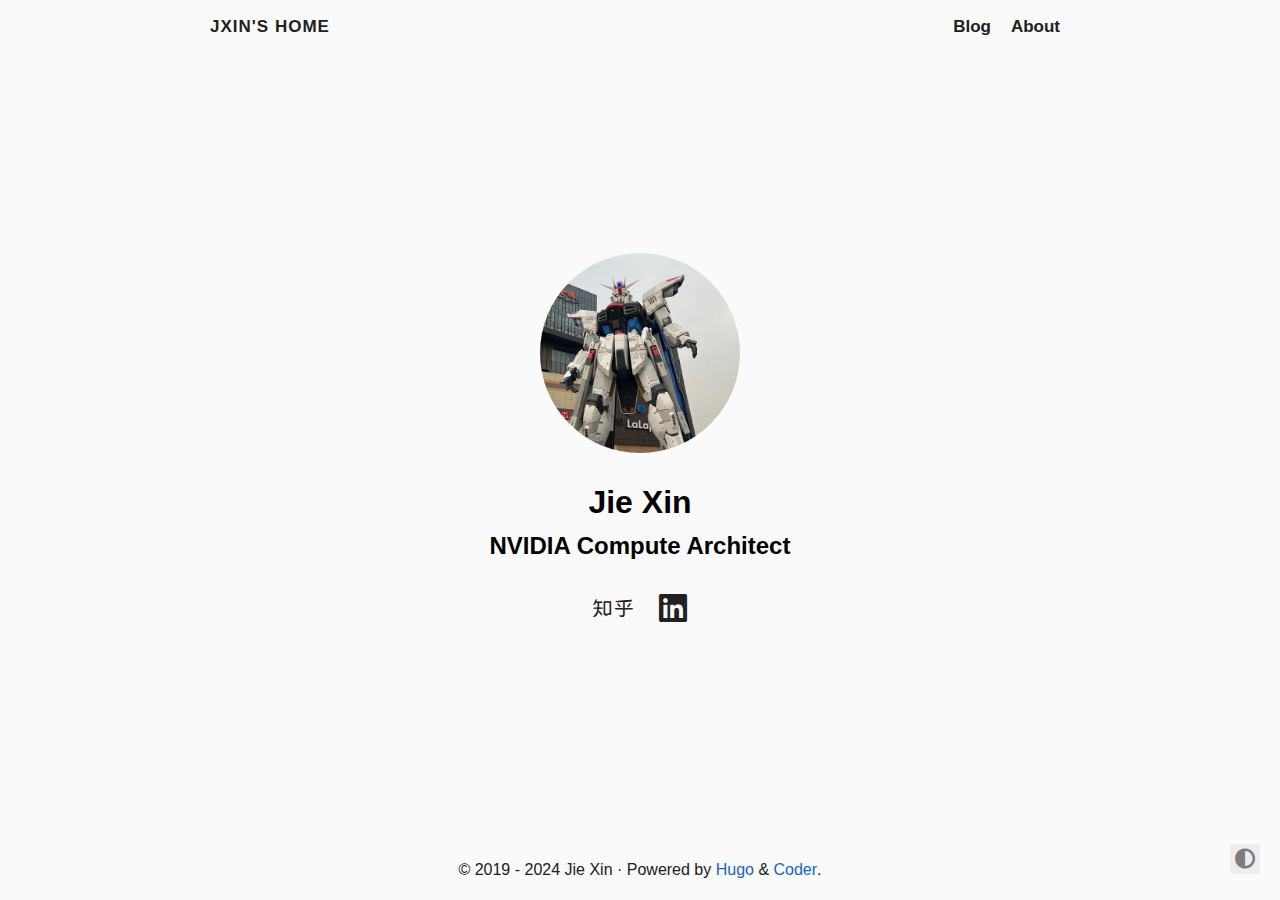
<file: index.html>
<!DOCTYPE html>
<html lang="en">

<head>
  <title>JXIN&#39;s Home</title>
  <meta charset="utf-8">
<meta name="viewport" content="width=device-width, initial-scale=1.0">
<meta name="color-scheme" content="light dark">




<meta name="author" content="Jie Xin">
<meta name="description" content="Jie&#39;s personal website">
<meta name="keywords" content="blog,developer,personal">


  <meta name="twitter:card" content="summary">
  <meta name="twitter:title" content="JXIN&#39;s Home">
  <meta name="twitter:description" content="Jie&#39;s personal website">

<meta property="og:url" content="https://ftxj.github.io/">
  <meta property="og:site_name" content="JXIN&#39;s Home">
  <meta property="og:title" content="JXIN&#39;s Home">
  <meta property="og:description" content="Jie&#39;s personal website">
  <meta property="og:locale" content="en_us">
  <meta property="og:type" content="website">




<link rel="canonical" href="https://ftxj.github.io/">


<link rel="preload" href="/fonts/fa-brands-400.woff2" as="font" type="font/woff2" crossorigin>
<link rel="preload" href="/fonts/fa-regular-400.woff2" as="font" type="font/woff2" crossorigin>
<link rel="preload" href="/fonts/fa-solid-900.woff2" as="font" type="font/woff2" crossorigin>


  
  
  <link rel="stylesheet" href="/css/coder.min.38c4552ac40f9ae3408bad40358f654ebd8804412fe74ed56f2d6c8a7af82dd3.css" integrity="sha256-OMRVKsQPmuNAi61ANY9lTr2IBEEv507Vby1sinr4LdM=" crossorigin="anonymous" media="screen" />






  
    
    
    <link rel="stylesheet" href="/css/coder-dark.min.a00e6364bacbc8266ad1cc81230774a1397198f8cfb7bcba29b7d6fcb54ce57f.css" integrity="sha256-oA5jZLrLyCZq0cyBIwd0oTlxmPjPt7y6KbfW/LVM5X8=" crossorigin="anonymous" media="screen" />
  



 




<link rel="icon" type="image/svg+xml" href="/img/favicon.svg" sizes="any">
<link rel="icon" type="image/png" href="/img/favicon-32x32.png" sizes="32x32">
<link rel="icon" type="image/png" href="/img/favicon-16x16.png" sizes="16x16">

<link rel="apple-touch-icon" href="/images/apple-touch-icon.png">
<link rel="apple-touch-icon" sizes="180x180" href="/images/apple-touch-icon.png">

<link rel="manifest" href="/site.webmanifest">
<link rel="mask-icon" href="/images/safari-pinned-tab.svg" color="#5bbad5">


<link rel="alternate" type="application/rss+xml" href="/index.xml" title="JXIN's Home" />


<meta name="generator" content="Hugo 0.128.2">





</head>






<body class="preload-transitions colorscheme-auto">
  
<div class="float-container">
    <a id="dark-mode-toggle" class="colorscheme-toggle">
        <i class="fa-solid fa-adjust fa-fw" aria-hidden="true"></i>
    </a>
</div>


  <main class="wrapper">
    <nav class="navigation">
  <section class="container">
    
    <a class="navigation-title" href="https://ftxj.github.io/">
      JXIN&#39;s Home
    </a>
    
    
      <input type="checkbox" id="menu-toggle" />
      <label class="menu-button float-right" for="menu-toggle">
        <i class="fa-solid fa-bars fa-fw" aria-hidden="true"></i>
      </label>
      <ul class="navigation-list">
        
          
            <li class="navigation-item">
              <a class="navigation-link " href="/posts/">Blog</a>
            </li>
          
            <li class="navigation-item">
              <a class="navigation-link " href="/about/">About</a>
            </li>
          
        
        
      </ul>
    
  </section>
</nav>


    <div class="content">
      
  <section class="container centered">
  <div class="about">
    
  
    <div class="avatar"><img src="/images/transformer.png" alt="avatar"></div>
  




    <h1>Jie Xin</h1>

<h2>NVIDIA Compute Architect </h2>



    
<ul>
  
    
      <li>
        <a href="https://www.zhihu.com/people/ftxj" aria-label="zhihu"   >
          <i class="fa-brands fa-zhihu fa-2x" aria-hidden="true"></i>
        </a>
      </li>
    
  
    
      <li>
        <a href="https://www.linkedin.cn/incareer/in/jie-xin-556a681b6" aria-label="LinkedIn"   >
          <i class="fa-brands fa-linkedin fa-2x" aria-hidden="true"></i>
        </a>
      </li>
    
  
</ul>

  </div>

  

</section>


    </div>

    <footer class="footer">
  <section class="container">
    ©
    
      2019 -
    
    2024
     Jie Xin 
    ·
    
    Powered by <a href="https://gohugo.io/" target="_blank" rel="noopener">Hugo</a> & <a href="https://github.com/luizdepra/hugo-coder/" target="_blank" rel="noopener">Coder</a>.
    
  </section>
</footer>

  </main>

  

  
  
  <script src="/js/coder.min.6ae284be93d2d19dad1f02b0039508d9aab3180a12a06dcc71b0b0ef7825a317.js" integrity="sha256-auKEvpPS0Z2tHwKwA5UI2aqzGAoSoG3McbCw73gloxc="></script>
  

  

  


  
  



  

  

  

  

  

  

  

  

  

  

  

  

  

  

  
</body>

</html>
</file>
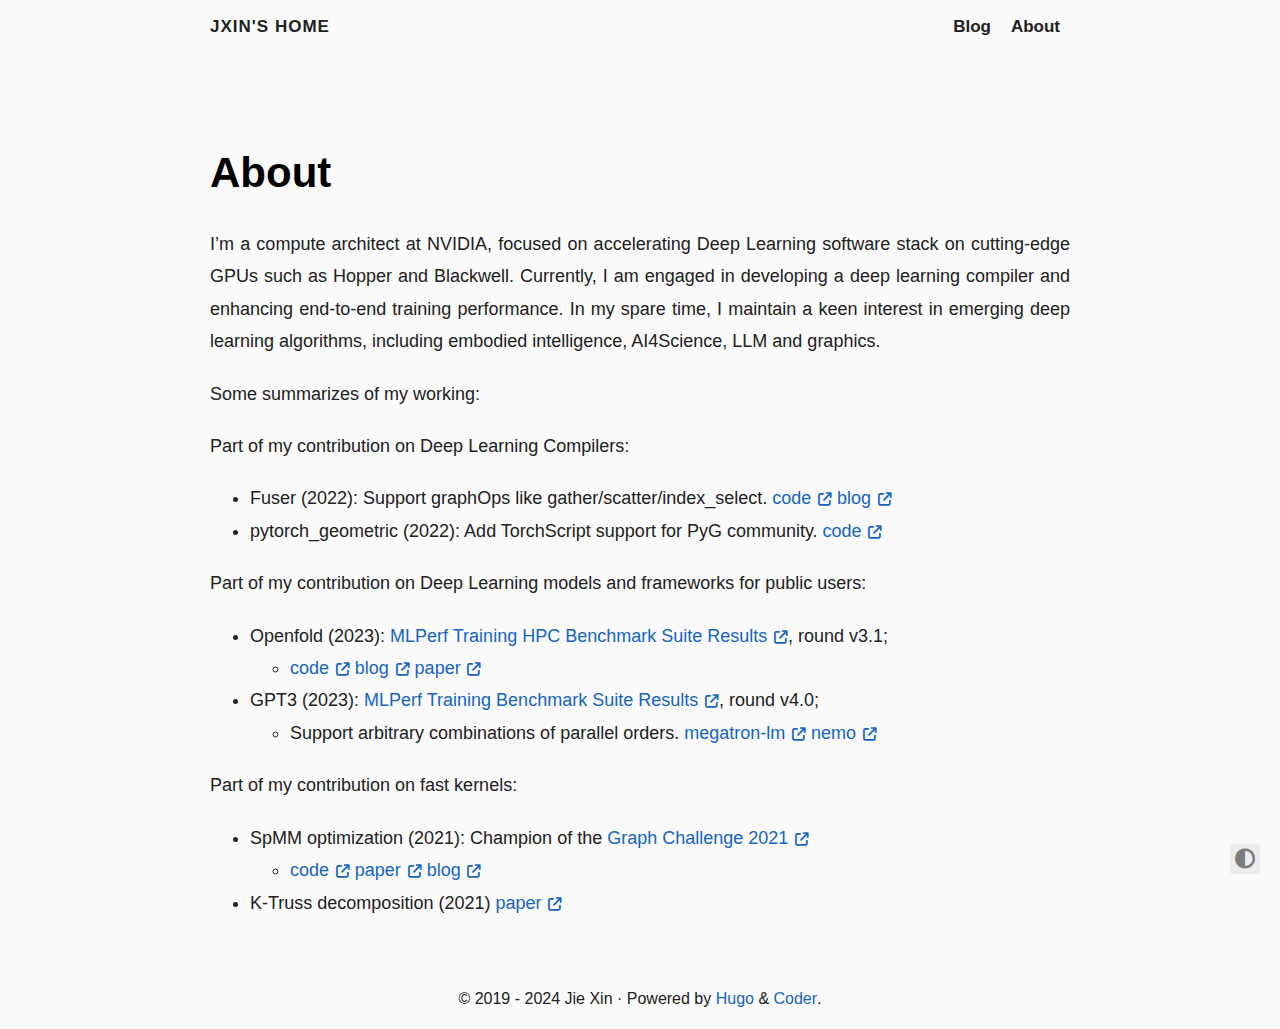
<file: about/index.html>
<!DOCTYPE html>
<html lang="en">

<head>
  <title>
  About · JXIN&#39;s Home
</title>
  <meta charset="utf-8">
<meta name="viewport" content="width=device-width, initial-scale=1.0">
<meta name="color-scheme" content="light dark">




<meta name="author" content="Jie Xin">
<meta name="description" content="I’m a compute architect at NVIDIA, focused on accelerating Deep Learning software stack on cutting-edge GPUs such as Hopper and Blackwell. Currently, I am engaged in developing a deep learning compiler and enhancing end-to-end training performance. In my spare time, I maintain a keen interest in emerging deep learning algorithms, including embodied intelligence, AI4Science, LLM and graphics.
Some summarizes of my working:
Part of my contribution on Deep Learning Compilers:">
<meta name="keywords" content="blog,developer,personal">


  <meta name="twitter:card" content="summary">
  <meta name="twitter:title" content="About">
  <meta name="twitter:description" content="I’m a compute architect at NVIDIA, focused on accelerating Deep Learning software stack on cutting-edge GPUs such as Hopper and Blackwell. Currently, I am engaged in developing a deep learning compiler and enhancing end-to-end training performance. In my spare time, I maintain a keen interest in emerging deep learning algorithms, including embodied intelligence, AI4Science, LLM and graphics.
Some summarizes of my working:
Part of my contribution on Deep Learning Compilers:">

<meta property="og:url" content="https://ftxj.github.io/about/">
  <meta property="og:site_name" content="JXIN&#39;s Home">
  <meta property="og:title" content="About">
  <meta property="og:description" content="I’m a compute architect at NVIDIA, focused on accelerating Deep Learning software stack on cutting-edge GPUs such as Hopper and Blackwell. Currently, I am engaged in developing a deep learning compiler and enhancing end-to-end training performance. In my spare time, I maintain a keen interest in emerging deep learning algorithms, including embodied intelligence, AI4Science, LLM and graphics.
Some summarizes of my working:
Part of my contribution on Deep Learning Compilers:">
  <meta property="og:locale" content="en_us">
  <meta property="og:type" content="article">
    <meta property="article:published_time" content="2024-08-08T01:02:27+08:00">
    <meta property="article:modified_time" content="2024-08-08T01:02:27+08:00">




<link rel="canonical" href="https://ftxj.github.io/about/">


<link rel="preload" href="/fonts/fa-brands-400.woff2" as="font" type="font/woff2" crossorigin>
<link rel="preload" href="/fonts/fa-regular-400.woff2" as="font" type="font/woff2" crossorigin>
<link rel="preload" href="/fonts/fa-solid-900.woff2" as="font" type="font/woff2" crossorigin>


  
  
  <link rel="stylesheet" href="/css/coder.min.38c4552ac40f9ae3408bad40358f654ebd8804412fe74ed56f2d6c8a7af82dd3.css" integrity="sha256-OMRVKsQPmuNAi61ANY9lTr2IBEEv507Vby1sinr4LdM=" crossorigin="anonymous" media="screen" />






  
    
    
    <link rel="stylesheet" href="/css/coder-dark.min.a00e6364bacbc8266ad1cc81230774a1397198f8cfb7bcba29b7d6fcb54ce57f.css" integrity="sha256-oA5jZLrLyCZq0cyBIwd0oTlxmPjPt7y6KbfW/LVM5X8=" crossorigin="anonymous" media="screen" />
  



 




<link rel="icon" type="image/svg+xml" href="/img/favicon.svg" sizes="any">
<link rel="icon" type="image/png" href="/img/favicon-32x32.png" sizes="32x32">
<link rel="icon" type="image/png" href="/img/favicon-16x16.png" sizes="16x16">

<link rel="apple-touch-icon" href="/images/apple-touch-icon.png">
<link rel="apple-touch-icon" sizes="180x180" href="/images/apple-touch-icon.png">

<link rel="manifest" href="/site.webmanifest">
<link rel="mask-icon" href="/images/safari-pinned-tab.svg" color="#5bbad5">









</head>






<body class="preload-transitions colorscheme-auto">
  
<div class="float-container">
    <a id="dark-mode-toggle" class="colorscheme-toggle">
        <i class="fa-solid fa-adjust fa-fw" aria-hidden="true"></i>
    </a>
</div>


  <main class="wrapper">
    <nav class="navigation">
  <section class="container">
    
    <a class="navigation-title" href="https://ftxj.github.io/">
      JXIN&#39;s Home
    </a>
    
    
      <input type="checkbox" id="menu-toggle" />
      <label class="menu-button float-right" for="menu-toggle">
        <i class="fa-solid fa-bars fa-fw" aria-hidden="true"></i>
      </label>
      <ul class="navigation-list">
        
          
            <li class="navigation-item">
              <a class="navigation-link " href="/posts/">Blog</a>
            </li>
          
            <li class="navigation-item">
              <a class="navigation-link " href="/about/">About</a>
            </li>
          
        
        
      </ul>
    
  </section>
</nav>


    <div class="content">
      
  <section class="container page">
  <article>
    <header>
      <h1 class="title">
        <a class="title-link" href="https://ftxj.github.io/about/">
          About
        </a>
      </h1>
    </header>

    <p>I’m a compute architect at NVIDIA, focused on accelerating Deep Learning software stack on cutting-edge GPUs such as Hopper and Blackwell. Currently, I am engaged in developing a deep learning compiler and enhancing end-to-end training performance. In my spare time, I maintain a keen interest in emerging deep learning algorithms, including embodied intelligence, AI4Science, LLM and graphics.</p>
<p>Some summarizes of my working:</p>
<p>Part of my contribution on Deep Learning Compilers:</p>
<ul>
<li>Fuser (2022): Support graphOps like gather/scatter/index_select. <a href="https://github.com/csarofeen/pytorch/commits/devel/?author=ftxj"  class="external-link" target="_blank" rel="noopener">code</a> <a href="https://pytorch.org/blog/introducing-nvfuser-a-deep-learning-compiler-for-pytorch/"  class="external-link" target="_blank" rel="noopener">blog</a></li>
<li>pytorch_geometric (2022): Add TorchScript support for PyG community. <a href="https://github.com/pyg-team/pytorch_geometric/commits/master/?author=ftxj"  class="external-link" target="_blank" rel="noopener">code</a></li>
</ul>
<p>Part of my contribution on Deep Learning models and frameworks for public users:</p>
<ul>
<li>Openfold (2023): <a href="https://mlcommons.org/benchmarks/training-hpc/"  class="external-link" target="_blank" rel="noopener">MLPerf Training HPC Benchmark Suite Results</a>, round v3.1;
<ul>
<li><a href="https://github.com/mlcommons/hpc_results_v3.0/tree/main/NVIDIA/benchmarks/openfold/implementations/pytorch"  class="external-link" target="_blank" rel="noopener">code</a> <a href="https://developer.nvidia.com/blog/optimizing-openfold-training-for-drug-discovery/"  class="external-link" target="_blank" rel="noopener">blog</a> <a href="https://arxiv.org/abs/2404.11068"  class="external-link" target="_blank" rel="noopener">paper</a></li>
</ul>
</li>
<li>GPT3 (2023): <a href="https://mlcommons.org/benchmarks/training/"  class="external-link" target="_blank" rel="noopener">MLPerf Training Benchmark Suite Results</a>, round v4.0;
<ul>
<li>Support arbitrary combinations of parallel orders. <a href="https://github.com/NVIDIA/Megatron-LM/commit/fbb375d4b5e88ce52f5f7125053068caff47f93f"  class="external-link" target="_blank" rel="noopener">megatron-lm</a> <a href="https://github.com/NVIDIA/NeMo/commit/ac53e2296fcd9f699c928b62948a0b673c3817bc"  class="external-link" target="_blank" rel="noopener">nemo</a></li>
</ul>
</li>
</ul>
<p>Part of my contribution on fast kernels:</p>
<ul>
<li>SpMM optimization (2021): Champion of the <a href="https://graphchallenge.mit.edu/champions"  class="external-link" target="_blank" rel="noopener">Graph Challenge 2021</a>
<ul>
<li><a href="https://github.com/CGCL-codes/Graphchallenge21"  class="external-link" target="_blank" rel="noopener">code</a> <a href="https://ieeexplore.ieee.org/stamp/stamp.jsp?tp=&amp;arnumber=9622791"  class="external-link" target="_blank" rel="noopener">paper</a> <a href="https://www.peopleapp.com/column/30038423769-500003439573"  class="external-link" target="_blank" rel="noopener">blog</a></li>
</ul>
</li>
<li>K-Truss decomposition (2021) <a href="https://doi.org/10.1109/HPEC49654.2021.9622792"  class="external-link" target="_blank" rel="noopener">paper</a></li>
</ul>

  </article>
</section>

  

    </div>

    <footer class="footer">
  <section class="container">
    ©
    
      2019 -
    
    2024
     Jie Xin 
    ·
    
    Powered by <a href="https://gohugo.io/" target="_blank" rel="noopener">Hugo</a> & <a href="https://github.com/luizdepra/hugo-coder/" target="_blank" rel="noopener">Coder</a>.
    
  </section>
</footer>

  </main>

  

  
  
  <script src="/js/coder.min.6ae284be93d2d19dad1f02b0039508d9aab3180a12a06dcc71b0b0ef7825a317.js" integrity="sha256-auKEvpPS0Z2tHwKwA5UI2aqzGAoSoG3McbCw73gloxc="></script>
  

  

  


  
  



  

  

  

  

  

  

  

  

  

  

  

  

  

  

  
</body>

</html>
</file>
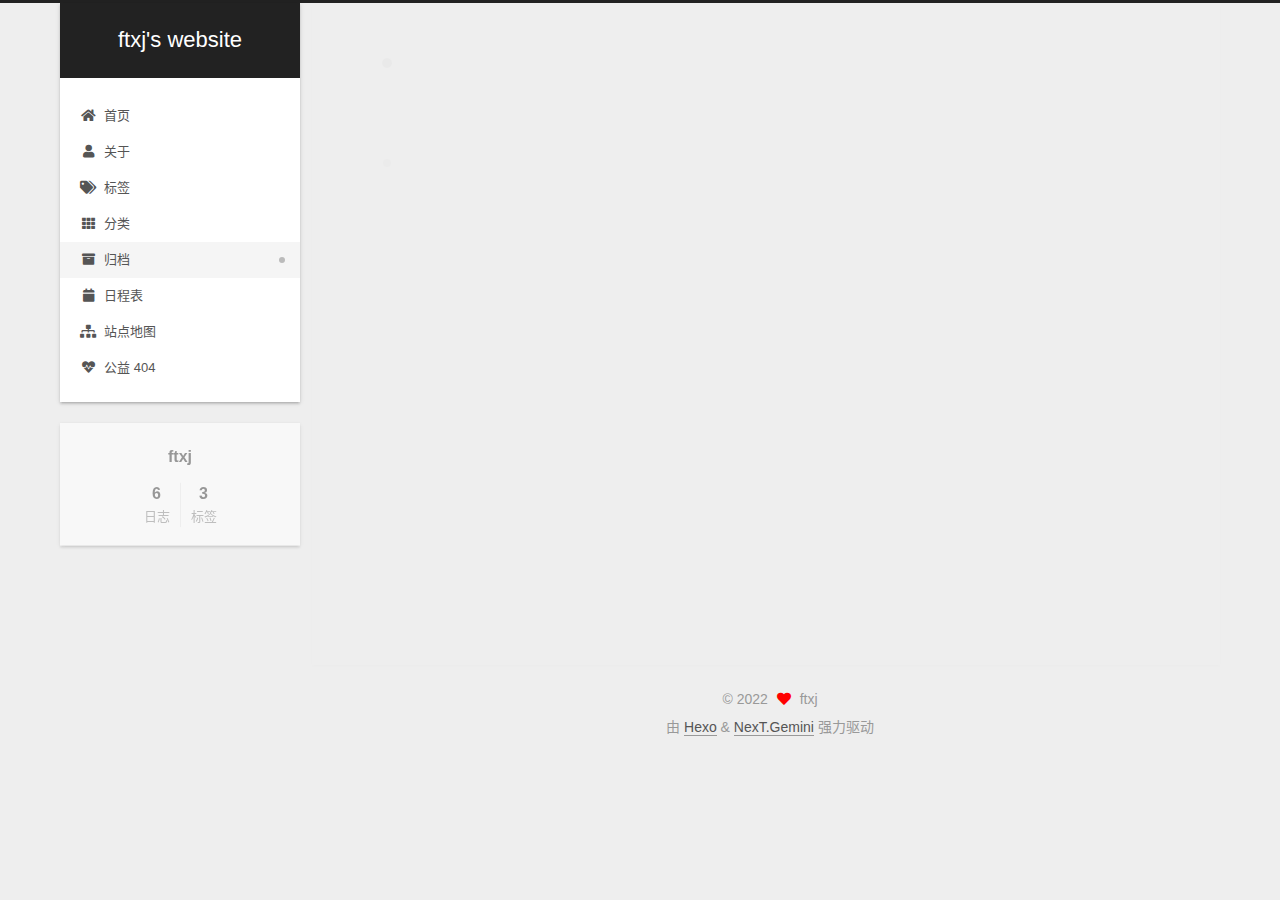
<file: archives/index.html>
<!DOCTYPE html>
<html lang="zh-CN">
<head>
  <meta charset="UTF-8">
<meta name="viewport" content="width=device-width, initial-scale=1, maximum-scale=2">
<meta name="theme-color" content="#222">
<meta name="generator" content="Hexo 6.3.0">
  <link rel="apple-touch-icon" sizes="180x180" href="/images/apple-touch-icon-next.png">
  <link rel="icon" type="image/png" sizes="32x32" href="/images/favicon-32x32-next.png">
  <link rel="icon" type="image/png" sizes="16x16" href="/images/favicon-16x16-next.png">
  <link rel="mask-icon" href="/images/logo.svg" color="#222">

<link rel="stylesheet" href="/css/main.css">


<link rel="stylesheet" href="/lib/font-awesome/css/all.min.css">

<script id="hexo-configurations">
    var NexT = window.NexT || {};
    var CONFIG = {"hostname":"example.com","root":"/","scheme":"Gemini","version":"7.8.0","exturl":false,"sidebar":{"position":"left","display":"post","padding":18,"offset":12,"onmobile":false},"copycode":{"enable":false,"show_result":false,"style":null},"back2top":{"enable":true,"sidebar":false,"scrollpercent":false},"bookmark":{"enable":false,"color":"#222","save":"auto"},"fancybox":false,"mediumzoom":false,"lazyload":false,"pangu":false,"comments":{"style":"tabs","active":null,"storage":true,"lazyload":false,"nav":null},"algolia":{"hits":{"per_page":10},"labels":{"input_placeholder":"Search for Posts","hits_empty":"We didn't find any results for the search: ${query}","hits_stats":"${hits} results found in ${time} ms"}},"localsearch":{"enable":false,"trigger":"auto","top_n_per_article":1,"unescape":false,"preload":false},"motion":{"enable":true,"async":false,"transition":{"post_block":"fadeIn","post_header":"slideDownIn","post_body":"slideDownIn","coll_header":"slideLeftIn","sidebar":"slideUpIn"}}};
  </script>

  <meta property="og:type" content="website">
<meta property="og:title" content="ftxj&#39;s website">
<meta property="og:url" content="http://example.com/archives/index.html">
<meta property="og:site_name" content="ftxj&#39;s website">
<meta property="og:locale" content="zh_CN">
<meta property="article:author" content="ftxj">
<meta name="twitter:card" content="summary">

<link rel="canonical" href="http://example.com/archives/">


<script id="page-configurations">
  // https://hexo.io/docs/variables.html
  CONFIG.page = {
    sidebar: "",
    isHome : false,
    isPost : false,
    lang   : 'zh-CN'
  };
</script>

  <title>归档 | ftxj's website</title>
  






  <noscript>
  <style>
  .use-motion .brand,
  .use-motion .menu-item,
  .sidebar-inner,
  .use-motion .post-block,
  .use-motion .pagination,
  .use-motion .comments,
  .use-motion .post-header,
  .use-motion .post-body,
  .use-motion .collection-header { opacity: initial; }

  .use-motion .site-title,
  .use-motion .site-subtitle {
    opacity: initial;
    top: initial;
  }

  .use-motion .logo-line-before i { left: initial; }
  .use-motion .logo-line-after i { right: initial; }
  </style>
</noscript>

</head>

<body itemscope itemtype="http://schema.org/WebPage">
  <div class="container use-motion">
    <div class="headband"></div>

    <header class="header" itemscope itemtype="http://schema.org/WPHeader">
      <div class="header-inner"><div class="site-brand-container">
  <div class="site-nav-toggle">
    <div class="toggle" aria-label="切换导航栏">
      <span class="toggle-line toggle-line-first"></span>
      <span class="toggle-line toggle-line-middle"></span>
      <span class="toggle-line toggle-line-last"></span>
    </div>
  </div>

  <div class="site-meta">

    <a href="/" class="brand" rel="start">
      <span class="logo-line-before"><i></i></span>
      <h1 class="site-title">ftxj's website</h1>
      <span class="logo-line-after"><i></i></span>
    </a>
  </div>

  <div class="site-nav-right">
    <div class="toggle popup-trigger">
    </div>
  </div>
</div>




<nav class="site-nav">
  <ul id="menu" class="main-menu menu">
        <li class="menu-item menu-item-home">

    <a href="/" rel="section"><i class="fa fa-home fa-fw"></i>首页</a>

  </li>
        <li class="menu-item menu-item-about">

    <a href="/about/" rel="section"><i class="fa fa-user fa-fw"></i>关于</a>

  </li>
        <li class="menu-item menu-item-tags">

    <a href="/tags/" rel="section"><i class="fa fa-tags fa-fw"></i>标签</a>

  </li>
        <li class="menu-item menu-item-categories">

    <a href="/categories/" rel="section"><i class="fa fa-th fa-fw"></i>分类</a>

  </li>
        <li class="menu-item menu-item-archives">

    <a href="/archives/" rel="section"><i class="fa fa-archive fa-fw"></i>归档</a>

  </li>
        <li class="menu-item menu-item-schedule">

    <a href="/schedule/" rel="section"><i class="fa fa-calendar fa-fw"></i>日程表</a>

  </li>
        <li class="menu-item menu-item-sitemap">

    <a href="/sitemap.xml" rel="section"><i class="fa fa-sitemap fa-fw"></i>站点地图</a>

  </li>
        <li class="menu-item menu-item-commonweal">

    <a href="/404/" rel="section"><i class="fa fa-heartbeat fa-fw"></i>公益 404</a>

  </li>
  </ul>
</nav>




</div>
    </header>

    
  <div class="back-to-top">
    <i class="fa fa-arrow-up"></i>
    <span>0%</span>
  </div>


    <main class="main">
      <div class="main-inner">
        <div class="content-wrap">
          

          <div class="content archive">
            

  
  
  
  <div class="post-block">
    <div class="posts-collapse">
      <div class="collection-title">
        <span class="collection-header">嗯..! 目前共计 6 篇日志。 继续努力。</span>
      </div>

      
    <div class="collection-year">
      <span class="collection-header">2022</span>
    </div>

  <article itemscope itemtype="http://schema.org/Article">
    <header class="post-header">

      <div class="post-meta">
        <time itemprop="dateCreated"
              datetime="2022-11-10T17:54:07+08:00"
              content="2022-11-10">
          11-10
        </time>
      </div>

      <div class="post-title">
          <a class="post-title-link" href="/2022/11/10/Hardware-Basic/" itemprop="url">
            <span itemprop="name">Hardware Basic</span>
          </a>
      </div>

    </header>
  </article>

  <article itemscope itemtype="http://schema.org/Article">
    <header class="post-header">

      <div class="post-meta">
        <time itemprop="dateCreated"
              datetime="2022-11-09T21:09:45+08:00"
              content="2022-11-09">
          11-09
        </time>
      </div>

      <div class="post-title">
          <a class="post-title-link" href="/2022/11/09/Taichi-with-Colab/" itemprop="url">
            <span itemprop="name">在 Colab 上运行 TaiChi 图形应用</span>
          </a>
      </div>

    </header>
  </article>

  <article itemscope itemtype="http://schema.org/Article">
    <header class="post-header">

      <div class="post-meta">
        <time itemprop="dateCreated"
              datetime="2022-11-09T13:15:25+08:00"
              content="2022-11-09">
          11-09
        </time>
      </div>

      <div class="post-title">
          <a class="post-title-link" href="/2022/11/09/Background-of-Fluid-Mathmatics/" itemprop="url">
            <span itemprop="name">Background of Fluid Mathmatics</span>
          </a>
      </div>

    </header>
  </article>

  <article itemscope itemtype="http://schema.org/Article">
    <header class="post-header">

      <div class="post-meta">
        <time itemprop="dateCreated"
              datetime="2022-11-09T11:08:43+08:00"
              content="2022-11-09">
          11-09
        </time>
      </div>

      <div class="post-title">
          <a class="post-title-link" href="/2022/11/09/The-Equations-of-Fluids/" itemprop="url">
            <span itemprop="name">流体力学方程（For Computer Graphic）</span>
          </a>
      </div>

    </header>
  </article>

  <article itemscope itemtype="http://schema.org/Article">
    <header class="post-header">

      <div class="post-meta">
        <time itemprop="dateCreated"
              datetime="2022-11-09T00:31:33+08:00"
              content="2022-11-09">
          11-09
        </time>
      </div>

      <div class="post-title">
          <a class="post-title-link" href="/2022/11/09/Paper-Reading-Hyper-AP-Enhancing-Associative-Processing-Through-a-Full-Stack-Optimization/" itemprop="url">
            <span itemprop="name">[Paper Reading] Hyper-AP:Enhancing Associative Processing Through a Full-Stack Optimization</span>
          </a>
      </div>

    </header>
  </article>

  <article itemscope itemtype="http://schema.org/Article">
    <header class="post-header">

      <div class="post-meta">
        <time itemprop="dateCreated"
              datetime="2022-11-09T00:00:57+08:00"
              content="2022-11-09">
          11-09
        </time>
      </div>

      <div class="post-title">
          <a class="post-title-link" href="/2022/11/09/hello-world/" itemprop="url">
            <span itemprop="name">Hello World</span>
          </a>
      </div>

    </header>
  </article>


    </div>
  </div>
  
  
  

  



          </div>
          

<script>
  window.addEventListener('tabs:register', () => {
    let { activeClass } = CONFIG.comments;
    if (CONFIG.comments.storage) {
      activeClass = localStorage.getItem('comments_active') || activeClass;
    }
    if (activeClass) {
      let activeTab = document.querySelector(`a[href="#comment-${activeClass}"]`);
      if (activeTab) {
        activeTab.click();
      }
    }
  });
  if (CONFIG.comments.storage) {
    window.addEventListener('tabs:click', event => {
      if (!event.target.matches('.tabs-comment .tab-content .tab-pane')) return;
      let commentClass = event.target.classList[1];
      localStorage.setItem('comments_active', commentClass);
    });
  }
</script>

        </div>
          
  
  <div class="toggle sidebar-toggle">
    <span class="toggle-line toggle-line-first"></span>
    <span class="toggle-line toggle-line-middle"></span>
    <span class="toggle-line toggle-line-last"></span>
  </div>

  <aside class="sidebar">
    <div class="sidebar-inner">

      <ul class="sidebar-nav motion-element">
        <li class="sidebar-nav-toc">
          文章目录
        </li>
        <li class="sidebar-nav-overview">
          站点概览
        </li>
      </ul>

      <!--noindex-->
      <div class="post-toc-wrap sidebar-panel">
      </div>
      <!--/noindex-->

      <div class="site-overview-wrap sidebar-panel">
        <div class="site-author motion-element" itemprop="author" itemscope itemtype="http://schema.org/Person">
  <p class="site-author-name" itemprop="name">ftxj</p>
  <div class="site-description" itemprop="description"></div>
</div>
<div class="site-state-wrap motion-element">
  <nav class="site-state">
      <div class="site-state-item site-state-posts">
          <a href="/archives/">
        
          <span class="site-state-item-count">6</span>
          <span class="site-state-item-name">日志</span>
        </a>
      </div>
      <div class="site-state-item site-state-tags">
            <a href="/tags/">
          
        <span class="site-state-item-count">3</span>
        <span class="site-state-item-name">标签</span></a>
      </div>
  </nav>
</div>



      </div>

    </div>
  </aside>
  <div id="sidebar-dimmer"></div>


      </div>
    </main>

    <footer class="footer">
      <div class="footer-inner">
        

        

<div class="copyright">
  
  &copy; 
  <span itemprop="copyrightYear">2022</span>
  <span class="with-love">
    <i class="fa fa-heart"></i>
  </span>
  <span class="author" itemprop="copyrightHolder">ftxj</span>
</div>
  <div class="powered-by">由 <a href="https://hexo.io/" class="theme-link" rel="noopener" target="_blank">Hexo</a> & <a href="https://theme-next.org/" class="theme-link" rel="noopener" target="_blank">NexT.Gemini</a> 强力驱动
  </div>

        








      </div>
    </footer>
  </div>

  
  <script src="/lib/anime.min.js"></script>
  <script src="/lib/velocity/velocity.min.js"></script>
  <script src="/lib/velocity/velocity.ui.min.js"></script>

<script src="/js/utils.js"></script>

<script src="/js/motion.js"></script>


<script src="/js/schemes/pisces.js"></script>


<script src="/js/next-boot.js"></script>




  















  

  

  

</body>
</html>
</file>
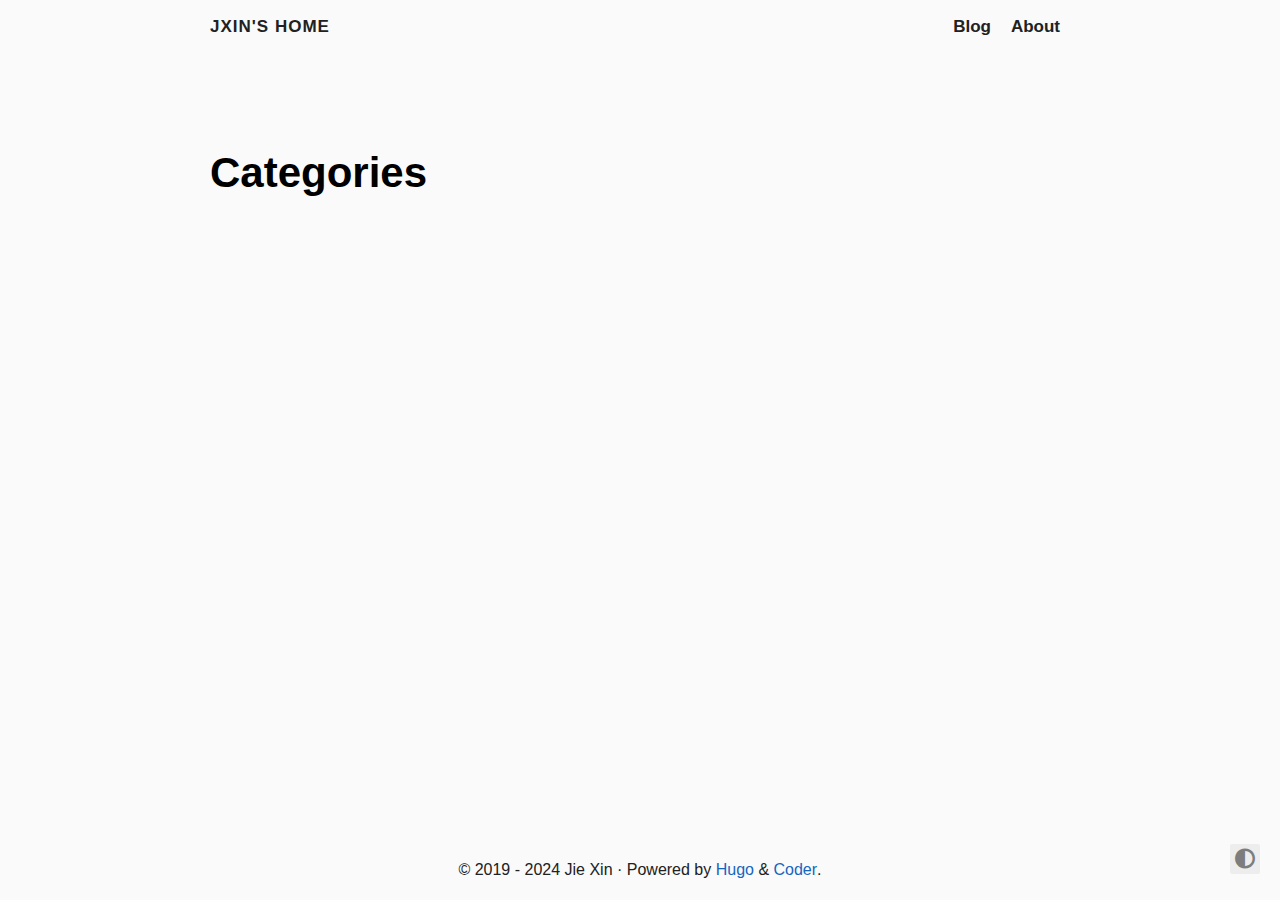
<file: categories/index.html>
<!DOCTYPE html>
<html lang="en">

<head>
  <title>Categories · JXIN&#39;s Home</title>
  <meta charset="utf-8">
<meta name="viewport" content="width=device-width, initial-scale=1.0">
<meta name="color-scheme" content="light dark">




<meta name="author" content="Jie Xin">
<meta name="description" content="Jie&#39;s personal website">
<meta name="keywords" content="blog,developer,personal">


  <meta name="twitter:card" content="summary">
  <meta name="twitter:title" content="Categories">
  <meta name="twitter:description" content="Jie&#39;s personal website">

<meta property="og:url" content="https://ftxj.github.io/categories/">
  <meta property="og:site_name" content="JXIN&#39;s Home">
  <meta property="og:title" content="Categories">
  <meta property="og:description" content="Jie&#39;s personal website">
  <meta property="og:locale" content="en_us">
  <meta property="og:type" content="website">




<link rel="canonical" href="https://ftxj.github.io/categories/">


<link rel="preload" href="/fonts/fa-brands-400.woff2" as="font" type="font/woff2" crossorigin>
<link rel="preload" href="/fonts/fa-regular-400.woff2" as="font" type="font/woff2" crossorigin>
<link rel="preload" href="/fonts/fa-solid-900.woff2" as="font" type="font/woff2" crossorigin>


  
  
  <link rel="stylesheet" href="/css/coder.min.38c4552ac40f9ae3408bad40358f654ebd8804412fe74ed56f2d6c8a7af82dd3.css" integrity="sha256-OMRVKsQPmuNAi61ANY9lTr2IBEEv507Vby1sinr4LdM=" crossorigin="anonymous" media="screen" />






  
    
    
    <link rel="stylesheet" href="/css/coder-dark.min.a00e6364bacbc8266ad1cc81230774a1397198f8cfb7bcba29b7d6fcb54ce57f.css" integrity="sha256-oA5jZLrLyCZq0cyBIwd0oTlxmPjPt7y6KbfW/LVM5X8=" crossorigin="anonymous" media="screen" />
  



 




<link rel="icon" type="image/svg+xml" href="/img/favicon.svg" sizes="any">
<link rel="icon" type="image/png" href="/img/favicon-32x32.png" sizes="32x32">
<link rel="icon" type="image/png" href="/img/favicon-16x16.png" sizes="16x16">

<link rel="apple-touch-icon" href="/images/apple-touch-icon.png">
<link rel="apple-touch-icon" sizes="180x180" href="/images/apple-touch-icon.png">

<link rel="manifest" href="/site.webmanifest">
<link rel="mask-icon" href="/images/safari-pinned-tab.svg" color="#5bbad5">


<link rel="alternate" type="application/rss+xml" href="/categories/index.xml" title="JXIN's Home" />







</head>






<body class="preload-transitions colorscheme-auto">
  
<div class="float-container">
    <a id="dark-mode-toggle" class="colorscheme-toggle">
        <i class="fa-solid fa-adjust fa-fw" aria-hidden="true"></i>
    </a>
</div>


  <main class="wrapper">
    <nav class="navigation">
  <section class="container">
    
    <a class="navigation-title" href="https://ftxj.github.io/">
      JXIN&#39;s Home
    </a>
    
    
      <input type="checkbox" id="menu-toggle" />
      <label class="menu-button float-right" for="menu-toggle">
        <i class="fa-solid fa-bars fa-fw" aria-hidden="true"></i>
      </label>
      <ul class="navigation-list">
        
          
            <li class="navigation-item">
              <a class="navigation-link " href="/posts/">Blog</a>
            </li>
          
            <li class="navigation-item">
              <a class="navigation-link " href="/about/">About</a>
            </li>
          
        
        
      </ul>
    
  </section>
</nav>


    <div class="content">
      
  <section class="container taxonomy">
  <header>
    <h1 class="title">
      <a class="title-link" href="https://ftxj.github.io/categories/">Categories</a>
    </h1>
  </header>
  
  <ul>
    
    
  </ul>
</section>


    </div>

    <footer class="footer">
  <section class="container">
    ©
    
      2019 -
    
    2024
     Jie Xin 
    ·
    
    Powered by <a href="https://gohugo.io/" target="_blank" rel="noopener">Hugo</a> & <a href="https://github.com/luizdepra/hugo-coder/" target="_blank" rel="noopener">Coder</a>.
    
  </section>
</footer>

  </main>

  

  
  
  <script src="/js/coder.min.6ae284be93d2d19dad1f02b0039508d9aab3180a12a06dcc71b0b0ef7825a317.js" integrity="sha256-auKEvpPS0Z2tHwKwA5UI2aqzGAoSoG3McbCw73gloxc="></script>
  

  

  


  
  



  

  

  

  

  

  

  

  

  

  

  

  

  

  

  
</body>

</html>
</file>
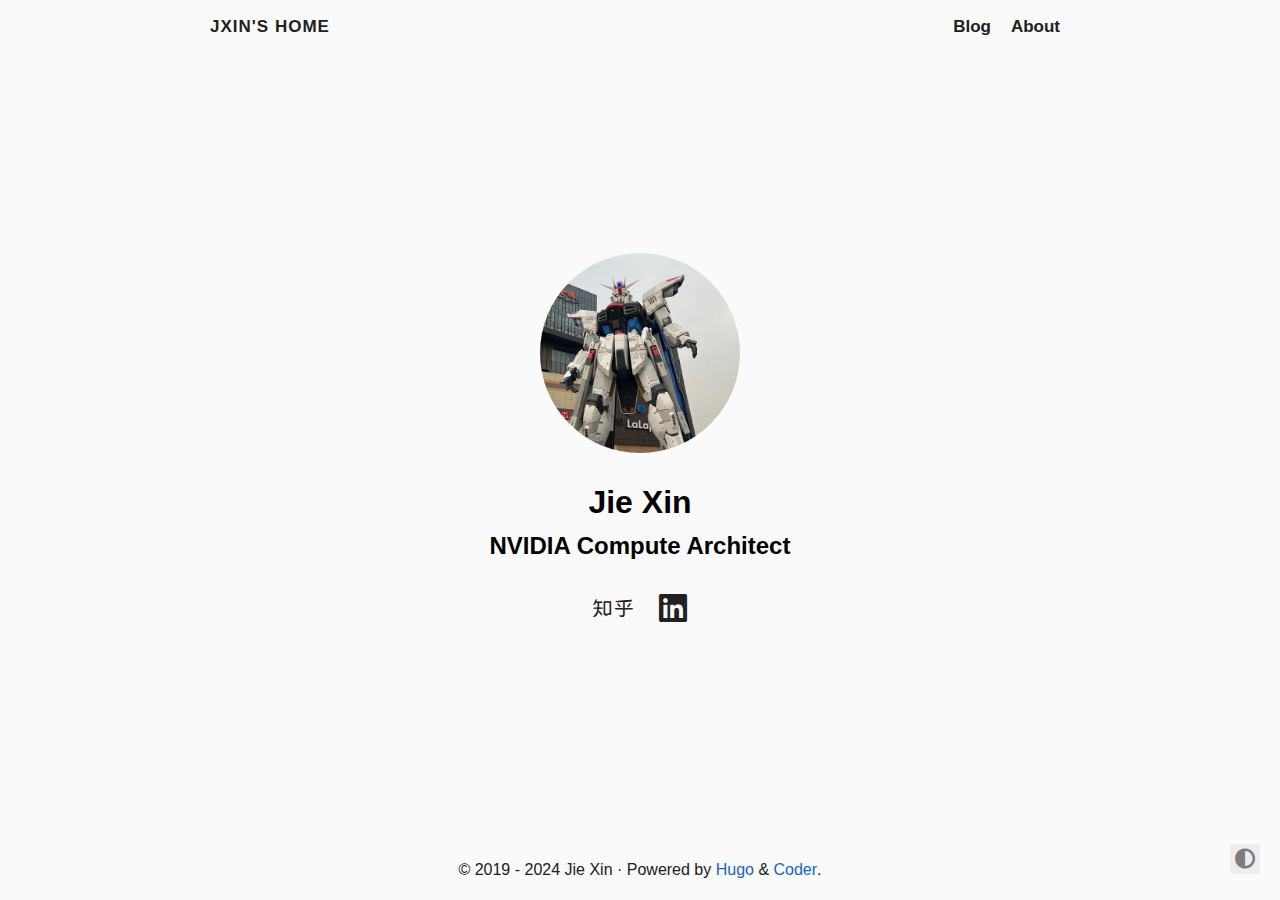
<file: en/index.html>
<!DOCTYPE html>
<html lang="en">
  <head>
    <title>https://ftxj.github.io/</title>
    <link rel="canonical" href="https://ftxj.github.io/">
    <meta name="robots" content="noindex">
    <meta charset="utf-8">
    <meta http-equiv="refresh" content="0; url=https://ftxj.github.io/">
  </head>
</html>
</file>
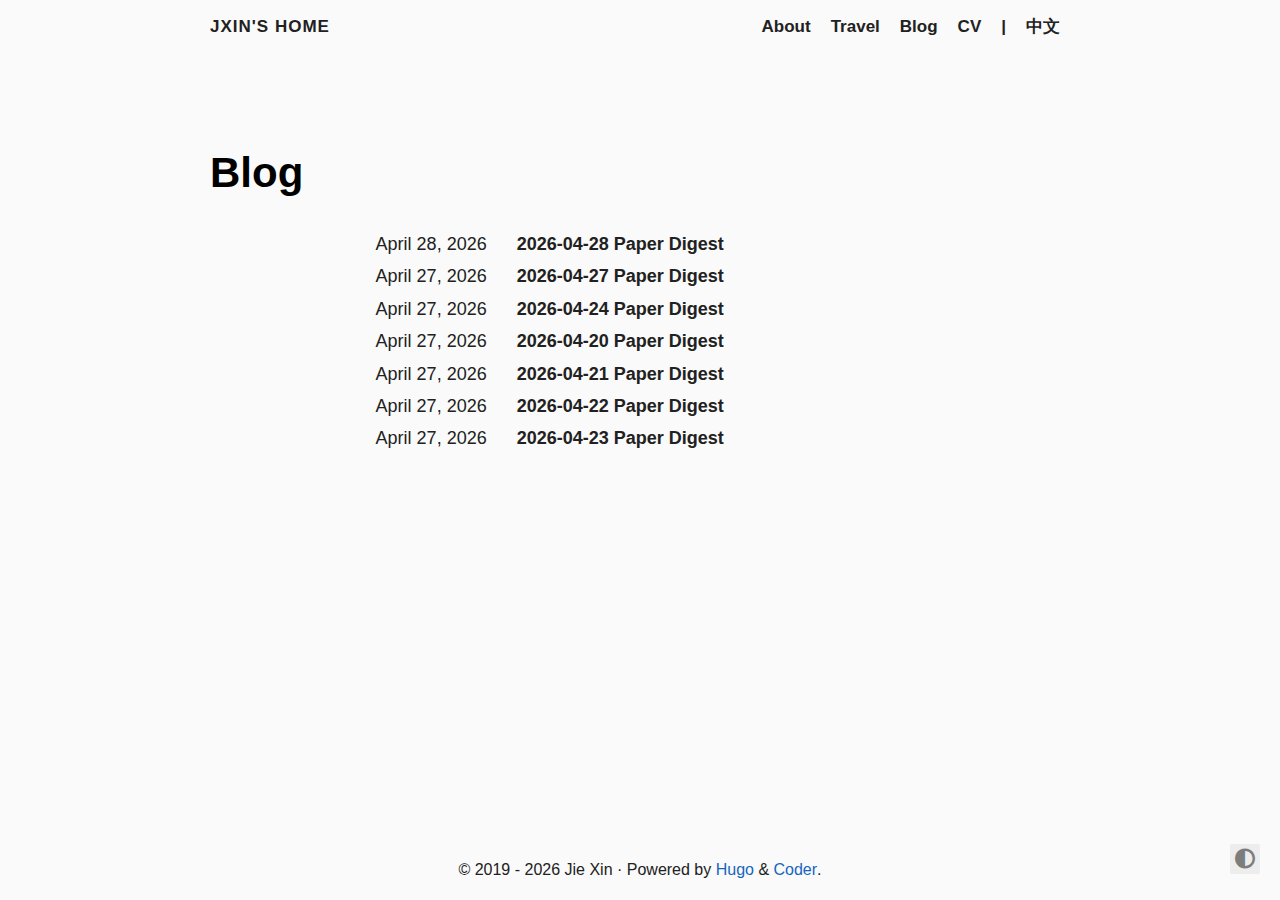
<file: posts/index.html>
<!DOCTYPE html>
<html lang="en">

<head>
  <title>
  Blog · JXIN&#39;s Home
</title>
  <meta charset="utf-8">
<meta name="viewport" content="width=device-width, initial-scale=1.0">
<meta name="color-scheme" content="light dark">




<meta name="author" content="Jie Xin">
<meta name="description" content="Daily arXiv digests on agent / LLM / AI infrastructure, auto-generated and analysed with Claude Code.">
<meta name="keywords" content="blog,developer,personal">



  <meta name="twitter:card" content="summary">
  <meta name="twitter:title" content="Blog">
  <meta name="twitter:description" content="Daily arXiv digests on agent / LLM / AI infrastructure, auto-generated and analysed with Claude Code.">

<meta property="og:url" content="https://ftxj.github.io/posts/">
  <meta property="og:site_name" content="JXIN&#39;s Home">
  <meta property="og:title" content="Blog">
  <meta property="og:description" content="Daily arXiv digests on agent / LLM / AI infrastructure, auto-generated and analysed with Claude Code.">
  <meta property="og:locale" content="en">
  <meta property="og:type" content="website">




<link rel="canonical" href="https://ftxj.github.io/posts/">


<link rel="preload" href="/fonts/fa-brands-400.woff2" as="font" type="font/woff2" crossorigin>
<link rel="preload" href="/fonts/fa-regular-400.woff2" as="font" type="font/woff2" crossorigin>
<link rel="preload" href="/fonts/fa-solid-900.woff2" as="font" type="font/woff2" crossorigin>


  
  
  <link rel="stylesheet" href="/css/coder.min.5e94c1acf7aa2066035cf2764ae3e4fe39db101d68b870f919966100d51fb861.css" integrity="sha256-XpTBrPeqIGYDXPJ2SuPk/jnbEB1ouHD5GZZhANUfuGE=" crossorigin="anonymous" media="screen" />






  
    
    
    <link rel="stylesheet" href="/css/coder-dark.min.a00e6364bacbc8266ad1cc81230774a1397198f8cfb7bcba29b7d6fcb54ce57f.css" integrity="sha256-oA5jZLrLyCZq0cyBIwd0oTlxmPjPt7y6KbfW/LVM5X8=" crossorigin="anonymous" media="screen" />
  



 




<link rel="icon" type="image/svg+xml" href="/images/favicon.svg" sizes="any">
<link rel="icon" type="image/png" href="/images/favicon-32x32.png" sizes="32x32">
<link rel="icon" type="image/png" href="/images/favicon-16x16.png" sizes="16x16">

<link rel="apple-touch-icon" href="/images/apple-touch-icon.png">
<link rel="apple-touch-icon" sizes="180x180" href="/images/apple-touch-icon.png">

<link rel="manifest" href="/site.webmanifest">
<link rel="mask-icon" href="/images/safari-pinned-tab.svg" color="#5bbad5">


<link rel="alternate" type="application/rss+xml" href="/posts/index.xml" title="JXIN's Home" />




<style>
.content article ul {
  list-style: disc !important;
  padding-left: 2.5rem !important;
}

.content article ul li {
  display: list-item !important;
}
</style>




  
</head>






<body class="preload-transitions colorscheme-auto">
  
<div class="float-container">
    <a id="dark-mode-toggle" class="colorscheme-toggle">
        <i class="fa-solid fa-adjust fa-fw" aria-hidden="true"></i>
    </a>
</div>


  <main class="wrapper">
    <nav class="navigation">
  <section class="container">
    
    <a class="navigation-title" href="https://ftxj.github.io/">
      JXIN&#39;s Home
    </a>
    
    
      <input type="checkbox" id="menu-toggle" />
      <label class="menu-button float-right" for="menu-toggle">
        <i class="fa-solid fa-bars fa-fw" aria-hidden="true"></i>
      </label>
      <ul class="navigation-list">
        
          
            <li class="navigation-item">
              <a class="navigation-link " href="/about/">About</a>
            </li>
          
            <li class="navigation-item">
              <a class="navigation-link " href="/travel/">Travel</a>
            </li>
          
            <li class="navigation-item">
              <a class="navigation-link " href="/posts/">Blog</a>
            </li>
          
            <li class="navigation-item">
              <a class="navigation-link " href="https://ftxj.github.io/cv/cv.pdf">CV</a>
            </li>
          
        
        
          
          
          
            
              
                <li class="navigation-item menu-separator">
                  <span>|</span>
                </li>
                
              
              <li class="navigation-item">
                <a href="/zh/posts/">中文</a>
              </li>
            
          
        
      </ul>
    
  </section>
</nav>


    <div class="content">
      
  <section class="container list">
    <header>
      <h1 class="title">
        <a class="title-link" href="https://ftxj.github.io/posts/">
          Blog
        </a>
      </h1>
    </header>
    
    <ul>
      <li>
          <span class="date">April 28, 2026</span>
          <a class="title" href="/posts/2026-04-28/">2026-04-28 Paper Digest</a>
        </li><li>
          <span class="date">April 27, 2026</span>
          <a class="title" href="/posts/2026-04-27/">2026-04-27 Paper Digest</a>
        </li><li>
          <span class="date">April 27, 2026</span>
          <a class="title" href="/posts/2026-04-24/">2026-04-24 Paper Digest</a>
        </li><li>
          <span class="date">April 27, 2026</span>
          <a class="title" href="/posts/2026-04-20/">2026-04-20 Paper Digest</a>
        </li><li>
          <span class="date">April 27, 2026</span>
          <a class="title" href="/posts/2026-04-21/">2026-04-21 Paper Digest</a>
        </li><li>
          <span class="date">April 27, 2026</span>
          <a class="title" href="/posts/2026-04-22/">2026-04-22 Paper Digest</a>
        </li><li>
          <span class="date">April 27, 2026</span>
          <a class="title" href="/posts/2026-04-23/">2026-04-23 Paper Digest</a>
        </li></ul>

    






  </section>

    </div>

    <footer class="footer">
  <section class="container">
    ©
    
      2019 -
    
    2026
     Jie Xin 
    ·
    
    Powered by <a href="https://gohugo.io/" target="_blank" rel="noopener">Hugo</a> & <a href="https://github.com/luizdepra/hugo-coder/" target="_blank" rel="noopener">Coder</a>.
    
  </section>
</footer>

  </main>

  

  
  
  <script src="/js/coder.min.6ae284be93d2d19dad1f02b0039508d9aab3180a12a06dcc71b0b0ef7825a317.js" integrity="sha256-auKEvpPS0Z2tHwKwA5UI2aqzGAoSoG3McbCw73gloxc="></script>
  

  

  


  

  

  

  

  

  

  

  

  

  

  

  

  

  

  

  

  
</body>
</html>
</file>
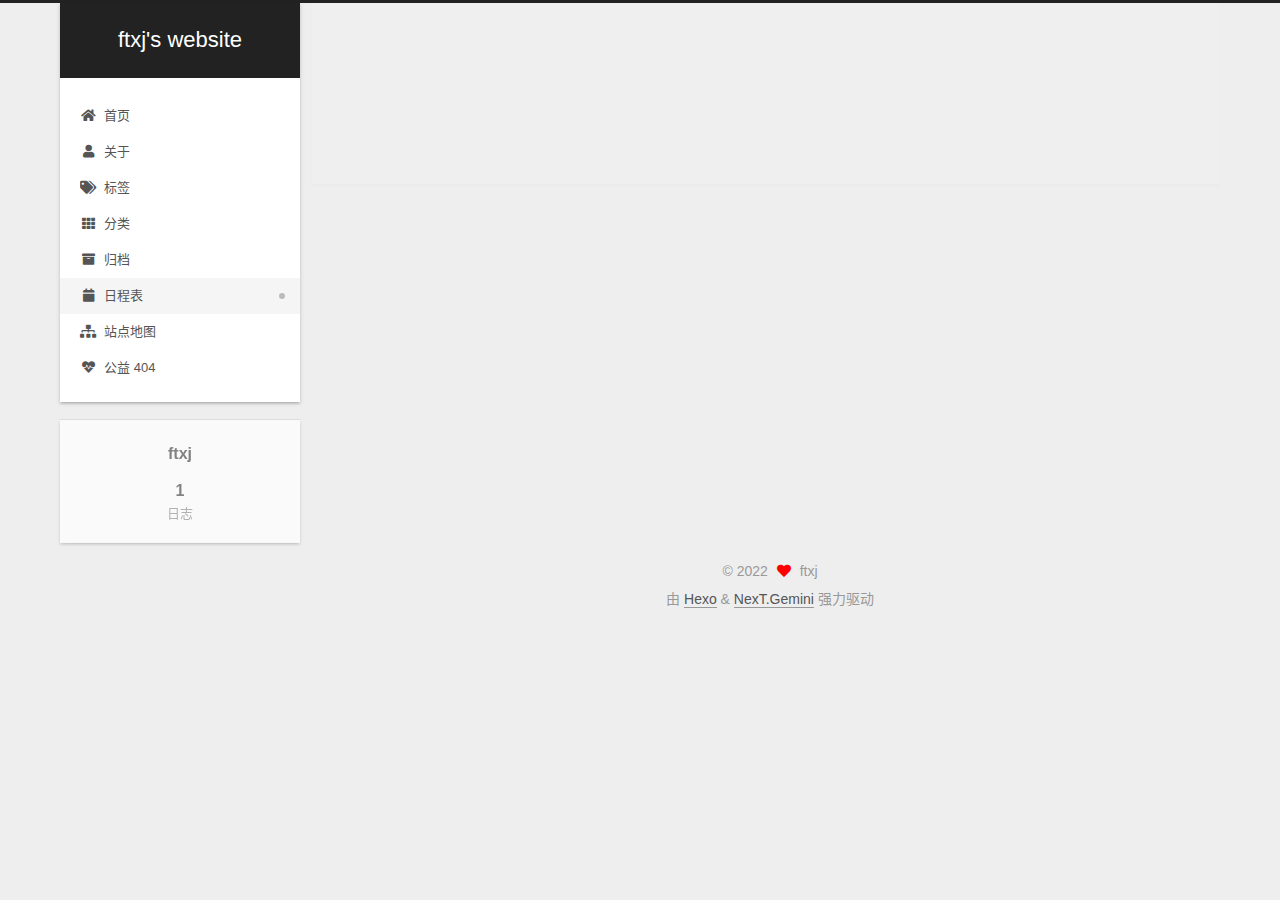
<file: schedule/index.html>
<!DOCTYPE html>
<html lang="zh-CN">
<head>
  <meta charset="UTF-8">
<meta name="viewport" content="width=device-width, initial-scale=1, maximum-scale=2">
<meta name="theme-color" content="#222">
<meta name="generator" content="Hexo 6.3.0">
  <link rel="apple-touch-icon" sizes="180x180" href="/images/apple-touch-icon-next.png">
  <link rel="icon" type="image/png" sizes="32x32" href="/images/favicon-32x32-next.png">
  <link rel="icon" type="image/png" sizes="16x16" href="/images/favicon-16x16-next.png">
  <link rel="mask-icon" href="/images/logo.svg" color="#222">

<link rel="stylesheet" href="/css/main.css">


<link rel="stylesheet" href="/lib/font-awesome/css/all.min.css">

<script id="hexo-configurations">
    var NexT = window.NexT || {};
    var CONFIG = {"hostname":"example.com","root":"/","scheme":"Gemini","version":"7.8.0","exturl":false,"sidebar":{"position":"left","display":"post","padding":18,"offset":12,"onmobile":false},"copycode":{"enable":false,"show_result":false,"style":null},"back2top":{"enable":true,"sidebar":false,"scrollpercent":false},"bookmark":{"enable":false,"color":"#222","save":"auto"},"fancybox":false,"mediumzoom":false,"lazyload":false,"pangu":false,"comments":{"style":"tabs","active":null,"storage":true,"lazyload":false,"nav":null},"algolia":{"hits":{"per_page":10},"labels":{"input_placeholder":"Search for Posts","hits_empty":"We didn't find any results for the search: ${query}","hits_stats":"${hits} results found in ${time} ms"}},"localsearch":{"enable":false,"trigger":"auto","top_n_per_article":1,"unescape":false,"preload":false},"motion":{"enable":true,"async":false,"transition":{"post_block":"fadeIn","post_header":"slideDownIn","post_body":"slideDownIn","coll_header":"slideLeftIn","sidebar":"slideUpIn"}}};
  </script>

  <meta property="og:type" content="website">
<meta property="og:title" content="schedule">
<meta property="og:url" content="http://example.com/schedule/index.html">
<meta property="og:site_name" content="ftxj&#39;s website">
<meta property="og:locale" content="zh_CN">
<meta property="article:published_time" content="2022-11-08T16:17:41.000Z">
<meta property="article:modified_time" content="2022-11-08T16:17:41.180Z">
<meta property="article:author" content="ftxj">
<meta name="twitter:card" content="summary">

<link rel="canonical" href="http://example.com/schedule/">


<script id="page-configurations">
  // https://hexo.io/docs/variables.html
  CONFIG.page = {
    sidebar: "",
    isHome : false,
    isPost : false,
    lang   : 'zh-CN'
  };
</script>

  <title>schedule | ftxj's website
</title>
  






  <noscript>
  <style>
  .use-motion .brand,
  .use-motion .menu-item,
  .sidebar-inner,
  .use-motion .post-block,
  .use-motion .pagination,
  .use-motion .comments,
  .use-motion .post-header,
  .use-motion .post-body,
  .use-motion .collection-header { opacity: initial; }

  .use-motion .site-title,
  .use-motion .site-subtitle {
    opacity: initial;
    top: initial;
  }

  .use-motion .logo-line-before i { left: initial; }
  .use-motion .logo-line-after i { right: initial; }
  </style>
</noscript>

</head>

<body itemscope itemtype="http://schema.org/WebPage">
  <div class="container use-motion">
    <div class="headband"></div>

    <header class="header" itemscope itemtype="http://schema.org/WPHeader">
      <div class="header-inner"><div class="site-brand-container">
  <div class="site-nav-toggle">
    <div class="toggle" aria-label="切换导航栏">
      <span class="toggle-line toggle-line-first"></span>
      <span class="toggle-line toggle-line-middle"></span>
      <span class="toggle-line toggle-line-last"></span>
    </div>
  </div>

  <div class="site-meta">

    <a href="/" class="brand" rel="start">
      <span class="logo-line-before"><i></i></span>
      <h1 class="site-title">ftxj's website</h1>
      <span class="logo-line-after"><i></i></span>
    </a>
  </div>

  <div class="site-nav-right">
    <div class="toggle popup-trigger">
    </div>
  </div>
</div>




<nav class="site-nav">
  <ul id="menu" class="main-menu menu">
        <li class="menu-item menu-item-home">

    <a href="/" rel="section"><i class="fa fa-home fa-fw"></i>首页</a>

  </li>
        <li class="menu-item menu-item-about">

    <a href="/about/" rel="section"><i class="fa fa-user fa-fw"></i>关于</a>

  </li>
        <li class="menu-item menu-item-tags">

    <a href="/tags/" rel="section"><i class="fa fa-tags fa-fw"></i>标签</a>

  </li>
        <li class="menu-item menu-item-categories">

    <a href="/categories/" rel="section"><i class="fa fa-th fa-fw"></i>分类</a>

  </li>
        <li class="menu-item menu-item-archives">

    <a href="/archives/" rel="section"><i class="fa fa-archive fa-fw"></i>归档</a>

  </li>
        <li class="menu-item menu-item-schedule">

    <a href="/schedule/" rel="section"><i class="fa fa-calendar fa-fw"></i>日程表</a>

  </li>
        <li class="menu-item menu-item-sitemap">

    <a href="/sitemap.xml" rel="section"><i class="fa fa-sitemap fa-fw"></i>站点地图</a>

  </li>
        <li class="menu-item menu-item-commonweal">

    <a href="/404/" rel="section"><i class="fa fa-heartbeat fa-fw"></i>公益 404</a>

  </li>
  </ul>
</nav>




</div>
    </header>

    
  <div class="back-to-top">
    <i class="fa fa-arrow-up"></i>
    <span>0%</span>
  </div>


    <main class="main">
      <div class="main-inner">
        <div class="content-wrap">
          
  
  

          <div class="content page posts-expand">
            

    
    
    
    <div class="post-block" lang="zh-CN">
      <header class="post-header">

<h1 class="post-title" itemprop="name headline">schedule
</h1>

<div class="post-meta">
  

</div>

</header>

      
      
      
      <div class="post-body">
          
      </div>
      
      
      
    </div>
    

    
    
    


          </div>
          

<script>
  window.addEventListener('tabs:register', () => {
    let { activeClass } = CONFIG.comments;
    if (CONFIG.comments.storage) {
      activeClass = localStorage.getItem('comments_active') || activeClass;
    }
    if (activeClass) {
      let activeTab = document.querySelector(`a[href="#comment-${activeClass}"]`);
      if (activeTab) {
        activeTab.click();
      }
    }
  });
  if (CONFIG.comments.storage) {
    window.addEventListener('tabs:click', event => {
      if (!event.target.matches('.tabs-comment .tab-content .tab-pane')) return;
      let commentClass = event.target.classList[1];
      localStorage.setItem('comments_active', commentClass);
    });
  }
</script>

        </div>
          
  
  <div class="toggle sidebar-toggle">
    <span class="toggle-line toggle-line-first"></span>
    <span class="toggle-line toggle-line-middle"></span>
    <span class="toggle-line toggle-line-last"></span>
  </div>

  <aside class="sidebar">
    <div class="sidebar-inner">

      <ul class="sidebar-nav motion-element">
        <li class="sidebar-nav-toc">
          文章目录
        </li>
        <li class="sidebar-nav-overview">
          站点概览
        </li>
      </ul>

      <!--noindex-->
      <div class="post-toc-wrap sidebar-panel">
      </div>
      <!--/noindex-->

      <div class="site-overview-wrap sidebar-panel">
        <div class="site-author motion-element" itemprop="author" itemscope itemtype="http://schema.org/Person">
  <p class="site-author-name" itemprop="name">ftxj</p>
  <div class="site-description" itemprop="description"></div>
</div>
<div class="site-state-wrap motion-element">
  <nav class="site-state">
      <div class="site-state-item site-state-posts">
          <a href="/archives/">
        
          <span class="site-state-item-count">1</span>
          <span class="site-state-item-name">日志</span>
        </a>
      </div>
  </nav>
</div>



      </div>

    </div>
  </aside>
  <div id="sidebar-dimmer"></div>


      </div>
    </main>

    <footer class="footer">
      <div class="footer-inner">
        

        

<div class="copyright">
  
  &copy; 
  <span itemprop="copyrightYear">2022</span>
  <span class="with-love">
    <i class="fa fa-heart"></i>
  </span>
  <span class="author" itemprop="copyrightHolder">ftxj</span>
</div>
  <div class="powered-by">由 <a href="https://hexo.io/" class="theme-link" rel="noopener" target="_blank">Hexo</a> & <a href="https://theme-next.org/" class="theme-link" rel="noopener" target="_blank">NexT.Gemini</a> 强力驱动
  </div>

        








      </div>
    </footer>
  </div>

  
  <script src="/lib/anime.min.js"></script>
  <script src="/lib/velocity/velocity.min.js"></script>
  <script src="/lib/velocity/velocity.ui.min.js"></script>

<script src="/js/utils.js"></script>

<script src="/js/motion.js"></script>


<script src="/js/schemes/pisces.js"></script>


<script src="/js/next-boot.js"></script>




  















  

  

</body>
</html>
</file>
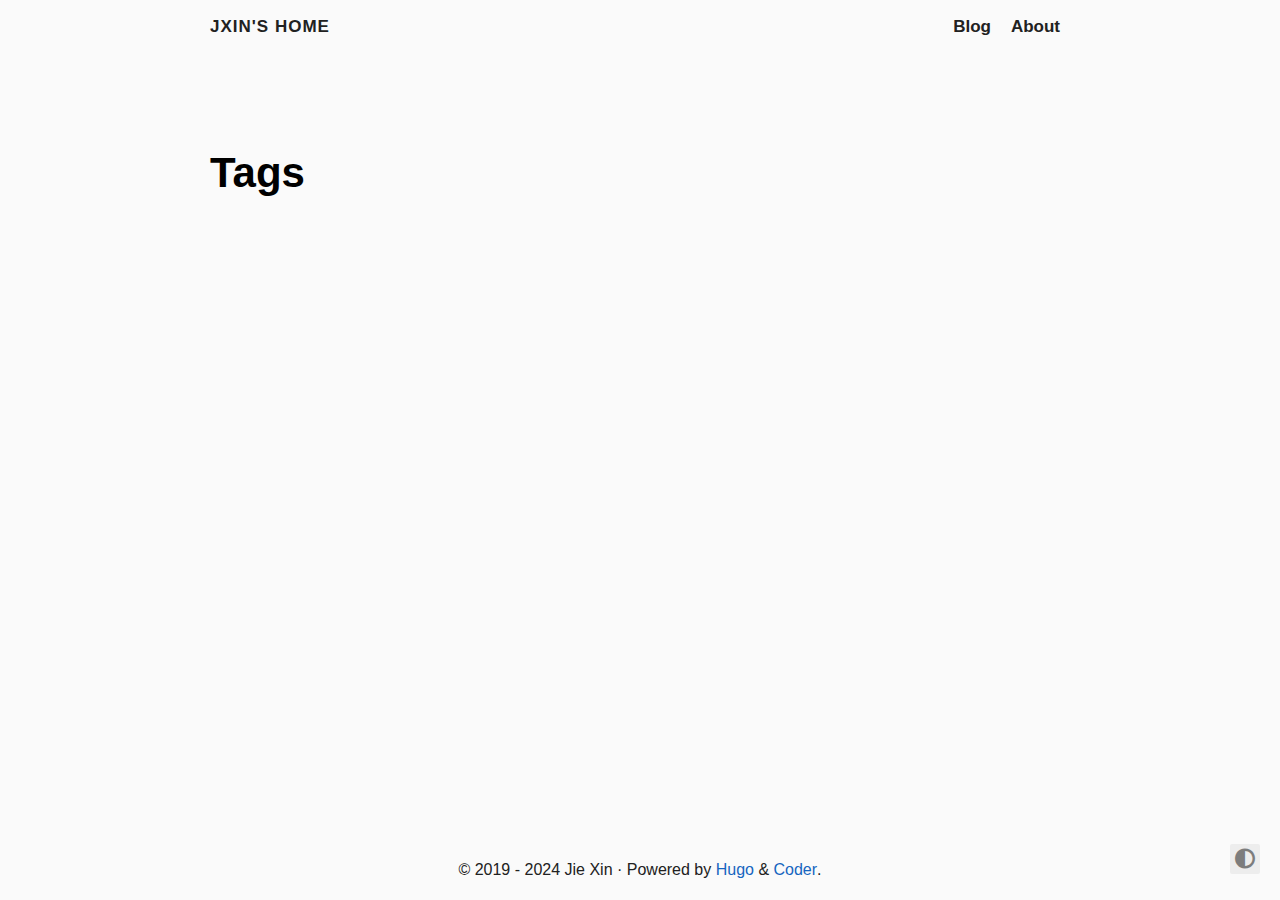
<file: tags/index.html>
<!DOCTYPE html>
<html lang="en">

<head>
  <title>Tags · JXIN&#39;s Home</title>
  <meta charset="utf-8">
<meta name="viewport" content="width=device-width, initial-scale=1.0">
<meta name="color-scheme" content="light dark">




<meta name="author" content="Jie Xin">
<meta name="description" content="Jie&#39;s personal website">
<meta name="keywords" content="blog,developer,personal">


  <meta name="twitter:card" content="summary">
  <meta name="twitter:title" content="Tags">
  <meta name="twitter:description" content="Jie&#39;s personal website">

<meta property="og:url" content="https://ftxj.github.io/tags/">
  <meta property="og:site_name" content="JXIN&#39;s Home">
  <meta property="og:title" content="Tags">
  <meta property="og:description" content="Jie&#39;s personal website">
  <meta property="og:locale" content="en_us">
  <meta property="og:type" content="website">




<link rel="canonical" href="https://ftxj.github.io/tags/">


<link rel="preload" href="/fonts/fa-brands-400.woff2" as="font" type="font/woff2" crossorigin>
<link rel="preload" href="/fonts/fa-regular-400.woff2" as="font" type="font/woff2" crossorigin>
<link rel="preload" href="/fonts/fa-solid-900.woff2" as="font" type="font/woff2" crossorigin>


  
  
  <link rel="stylesheet" href="/css/coder.min.38c4552ac40f9ae3408bad40358f654ebd8804412fe74ed56f2d6c8a7af82dd3.css" integrity="sha256-OMRVKsQPmuNAi61ANY9lTr2IBEEv507Vby1sinr4LdM=" crossorigin="anonymous" media="screen" />






  
    
    
    <link rel="stylesheet" href="/css/coder-dark.min.a00e6364bacbc8266ad1cc81230774a1397198f8cfb7bcba29b7d6fcb54ce57f.css" integrity="sha256-oA5jZLrLyCZq0cyBIwd0oTlxmPjPt7y6KbfW/LVM5X8=" crossorigin="anonymous" media="screen" />
  



 




<link rel="icon" type="image/svg+xml" href="/img/favicon.svg" sizes="any">
<link rel="icon" type="image/png" href="/img/favicon-32x32.png" sizes="32x32">
<link rel="icon" type="image/png" href="/img/favicon-16x16.png" sizes="16x16">

<link rel="apple-touch-icon" href="/images/apple-touch-icon.png">
<link rel="apple-touch-icon" sizes="180x180" href="/images/apple-touch-icon.png">

<link rel="manifest" href="/site.webmanifest">
<link rel="mask-icon" href="/images/safari-pinned-tab.svg" color="#5bbad5">


<link rel="alternate" type="application/rss+xml" href="/tags/index.xml" title="JXIN's Home" />







</head>






<body class="preload-transitions colorscheme-auto">
  
<div class="float-container">
    <a id="dark-mode-toggle" class="colorscheme-toggle">
        <i class="fa-solid fa-adjust fa-fw" aria-hidden="true"></i>
    </a>
</div>


  <main class="wrapper">
    <nav class="navigation">
  <section class="container">
    
    <a class="navigation-title" href="https://ftxj.github.io/">
      JXIN&#39;s Home
    </a>
    
    
      <input type="checkbox" id="menu-toggle" />
      <label class="menu-button float-right" for="menu-toggle">
        <i class="fa-solid fa-bars fa-fw" aria-hidden="true"></i>
      </label>
      <ul class="navigation-list">
        
          
            <li class="navigation-item">
              <a class="navigation-link " href="/posts/">Blog</a>
            </li>
          
            <li class="navigation-item">
              <a class="navigation-link " href="/about/">About</a>
            </li>
          
        
        
      </ul>
    
  </section>
</nav>


    <div class="content">
      
  <section class="container taxonomy">
  <header>
    <h1 class="title">
      <a class="title-link" href="https://ftxj.github.io/tags/">Tags</a>
    </h1>
  </header>
  
  <ul>
    
    
  </ul>
</section>


    </div>

    <footer class="footer">
  <section class="container">
    ©
    
      2019 -
    
    2024
     Jie Xin 
    ·
    
    Powered by <a href="https://gohugo.io/" target="_blank" rel="noopener">Hugo</a> & <a href="https://github.com/luizdepra/hugo-coder/" target="_blank" rel="noopener">Coder</a>.
    
  </section>
</footer>

  </main>

  

  
  
  <script src="/js/coder.min.6ae284be93d2d19dad1f02b0039508d9aab3180a12a06dcc71b0b0ef7825a317.js" integrity="sha256-auKEvpPS0Z2tHwKwA5UI2aqzGAoSoG3McbCw73gloxc="></script>
  

  

  


  
  



  

  

  

  

  

  

  

  

  

  

  

  

  

  

  
</body>

</html>
</file>
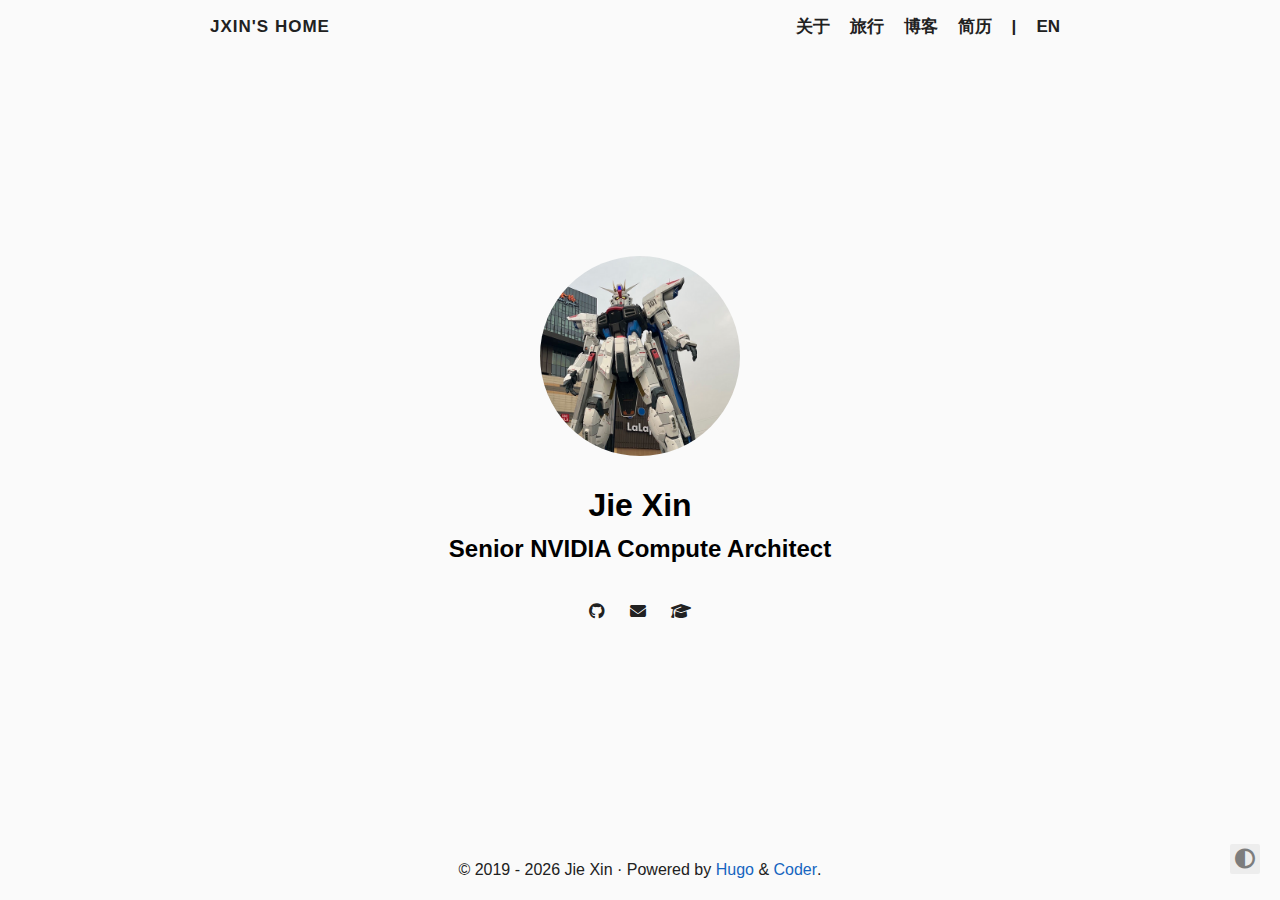
<file: zh/index.html>
<!DOCTYPE html>
<html lang="zh">

<head>
  <title>JXIN&#39;s Home</title>
  <meta charset="utf-8">
<meta name="viewport" content="width=device-width, initial-scale=1.0">
<meta name="color-scheme" content="light dark">




<meta name="author" content="Jie Xin">
<meta name="description" content="Jie&#39;s personal website">
<meta name="keywords" content="blog,developer,personal">



  <meta name="twitter:card" content="summary">
  <meta name="twitter:title" content="JXIN&#39;s Home">
  <meta name="twitter:description" content="Jie&#39;s personal website">

<meta property="og:url" content="https://ftxj.github.io/zh/">
  <meta property="og:site_name" content="JXIN&#39;s Home">
  <meta property="og:title" content="JXIN&#39;s Home">
  <meta property="og:description" content="Jie&#39;s personal website">
  <meta property="og:locale" content="zh">
  <meta property="og:type" content="website">




<link rel="canonical" href="https://ftxj.github.io/zh/">


<link rel="preload" href="/fonts/fa-brands-400.woff2" as="font" type="font/woff2" crossorigin>
<link rel="preload" href="/fonts/fa-regular-400.woff2" as="font" type="font/woff2" crossorigin>
<link rel="preload" href="/fonts/fa-solid-900.woff2" as="font" type="font/woff2" crossorigin>


  
  
  <link rel="stylesheet" href="/css/coder.min.5e94c1acf7aa2066035cf2764ae3e4fe39db101d68b870f919966100d51fb861.css" integrity="sha256-XpTBrPeqIGYDXPJ2SuPk/jnbEB1ouHD5GZZhANUfuGE=" crossorigin="anonymous" media="screen" />






  
    
    
    <link rel="stylesheet" href="/css/coder-dark.min.a00e6364bacbc8266ad1cc81230774a1397198f8cfb7bcba29b7d6fcb54ce57f.css" integrity="sha256-oA5jZLrLyCZq0cyBIwd0oTlxmPjPt7y6KbfW/LVM5X8=" crossorigin="anonymous" media="screen" />
  



 




<link rel="icon" type="image/svg+xml" href="/images/favicon.svg" sizes="any">
<link rel="icon" type="image/png" href="/images/favicon-32x32.png" sizes="32x32">
<link rel="icon" type="image/png" href="/images/favicon-16x16.png" sizes="16x16">

<link rel="apple-touch-icon" href="/images/apple-touch-icon.png">
<link rel="apple-touch-icon" sizes="180x180" href="/images/apple-touch-icon.png">

<link rel="manifest" href="/site.webmanifest">
<link rel="mask-icon" href="/images/safari-pinned-tab.svg" color="#5bbad5">


<link rel="alternate" type="application/rss+xml" href="/zh/index.xml" title="JXIN's Home" />


<meta name="generator" content="Hugo 0.139.0">


<style>
.content article ul {
  list-style: disc !important;
  padding-left: 2.5rem !important;
}

.content article ul li {
  display: list-item !important;
}
</style>




  
</head>






<body class="preload-transitions colorscheme-auto">
  
<div class="float-container">
    <a id="dark-mode-toggle" class="colorscheme-toggle">
        <i class="fa-solid fa-adjust fa-fw" aria-hidden="true"></i>
    </a>
</div>


  <main class="wrapper">
    <nav class="navigation">
  <section class="container">
    
    <a class="navigation-title" href="https://ftxj.github.io/zh/">
      JXIN&#39;s Home
    </a>
    
    
      <input type="checkbox" id="menu-toggle" />
      <label class="menu-button float-right" for="menu-toggle">
        <i class="fa-solid fa-bars fa-fw" aria-hidden="true"></i>
      </label>
      <ul class="navigation-list">
        
          
            <li class="navigation-item">
              <a class="navigation-link " href="/zh/about/">关于</a>
            </li>
          
            <li class="navigation-item">
              <a class="navigation-link " href="/zh/travel/">旅行</a>
            </li>
          
            <li class="navigation-item">
              <a class="navigation-link " href="/zh/posts/">博客</a>
            </li>
          
            <li class="navigation-item">
              <a class="navigation-link " href="https://ftxj.github.io/cv/cv_zh.pdf">简历</a>
            </li>
          
        
        
          
          
          
            
              
                <li class="navigation-item menu-separator">
                  <span>|</span>
                </li>
                
              
              <li class="navigation-item">
                <a href="/">EN</a>
              </li>
            
          
        
      </ul>
    
  </section>
</nav>


    <div class="content">
      
  <section class="container centered">
  <div class="about">
    
  
    <div class="avatar"><img src="/images/transformer.png" alt="avatar"></div>
  




    <h1>Jie Xin</h1>

<h2>Senior NVIDIA Compute Architect<br></h2>



    
<ul>
  
    
      <li>
        <a href="https://github.com/ftxj/" aria-label="Github"   >
          <i class="fa-brands fa-github" aria-hidden="true"></i>
        </a>
      </li>
    
  
    
      <li>
        <a href="mailto:jiexin@nvidia.com" aria-label="Email"   >
          <i class="fa-solid fa-envelope" aria-hidden="true"></i>
        </a>
      </li>
    
  
    
      <li>
        <a href="https://scholar.google.com/citations?user=F-e1YpsAAAAJ&amp;hl=en" aria-label="Google Scholar"   >
          <i class="fa-solid fa-graduation-cap" aria-hidden="true"></i>
        </a>
      </li>
    
  
</ul>

  </div>

  

</section>


    </div>

    <footer class="footer">
  <section class="container">
    ©
    
      2019 -
    
    2026
     Jie Xin 
    ·
    
    Powered by <a href="https://gohugo.io/" target="_blank" rel="noopener">Hugo</a> & <a href="https://github.com/luizdepra/hugo-coder/" target="_blank" rel="noopener">Coder</a>.
    
  </section>
</footer>

  </main>

  

  
  
  <script src="/js/coder.min.6ae284be93d2d19dad1f02b0039508d9aab3180a12a06dcc71b0b0ef7825a317.js" integrity="sha256-auKEvpPS0Z2tHwKwA5UI2aqzGAoSoG3McbCw73gloxc="></script>
  

  

  


  

  

  

  

  

  

  

  

  

  

  

  

  

  

  

  

  
</body>
</html>
</file>
<file: css/coder-dark.min.a00e6364bacbc8266ad1cc81230774a1397198f8cfb7bcba29b7d6fcb54ce57f.css>
body.colorscheme-dark{color:#dadada;background-color:#212121}body.colorscheme-dark a{color:#42a5f5}body.colorscheme-dark h1,body.colorscheme-dark h2,body.colorscheme-dark h3,body.colorscheme-dark h4,body.colorscheme-dark h5,body.colorscheme-dark h6{color:#dadada}body.colorscheme-dark h1:hover .heading-link,body.colorscheme-dark h2:hover .heading-link,body.colorscheme-dark h3:hover .heading-link,body.colorscheme-dark h4:hover .heading-link,body.colorscheme-dark h5:hover .heading-link,body.colorscheme-dark h6:hover .heading-link{visibility:visible}body.colorscheme-dark h1 .heading-link,body.colorscheme-dark h2 .heading-link,body.colorscheme-dark h3 .heading-link,body.colorscheme-dark h4 .heading-link,body.colorscheme-dark h5 .heading-link,body.colorscheme-dark h6 .heading-link{color:#42a5f5;font-weight:inherit;text-decoration:none;font-size:80%;visibility:hidden}body.colorscheme-dark h1 .title-link,body.colorscheme-dark h2 .title-link,body.colorscheme-dark h3 .title-link,body.colorscheme-dark h4 .title-link,body.colorscheme-dark h5 .title-link,body.colorscheme-dark h6 .title-link{color:inherit;font-weight:inherit;text-decoration:none}body.colorscheme-dark pre code{background-color:inherit;color:inherit}body.colorscheme-dark code{background-color:#4f4f4f;color:#dadada}body.colorscheme-dark blockquote{border-left:2px solid #424242}body.colorscheme-dark th,body.colorscheme-dark td{padding:1.6rem}body.colorscheme-dark table{border-collapse:collapse}body.colorscheme-dark table td,body.colorscheme-dark table th{border:2px solid #dadada}body.colorscheme-dark table tr:first-child th{border-top:0}body.colorscheme-dark table tr:last-child td{border-bottom:0}body.colorscheme-dark table tr td:first-child,body.colorscheme-dark table tr th:first-child{border-left:0}body.colorscheme-dark table tr td:last-child,body.colorscheme-dark table tr th:last-child{border-right:0}@media(prefers-color-scheme:dark){body.colorscheme-auto{color:#dadada;background-color:#212121}body.colorscheme-auto a{color:#42a5f5}body.colorscheme-auto h1,body.colorscheme-auto h2,body.colorscheme-auto h3,body.colorscheme-auto h4,body.colorscheme-auto h5,body.colorscheme-auto h6{color:#dadada}body.colorscheme-auto h1:hover .heading-link,body.colorscheme-auto h2:hover .heading-link,body.colorscheme-auto h3:hover .heading-link,body.colorscheme-auto h4:hover .heading-link,body.colorscheme-auto h5:hover .heading-link,body.colorscheme-auto h6:hover .heading-link{visibility:visible}body.colorscheme-auto h1 .heading-link,body.colorscheme-auto h2 .heading-link,body.colorscheme-auto h3 .heading-link,body.colorscheme-auto h4 .heading-link,body.colorscheme-auto h5 .heading-link,body.colorscheme-auto h6 .heading-link{color:#42a5f5;font-weight:inherit;text-decoration:none;font-size:80%;visibility:hidden}body.colorscheme-auto h1 .title-link,body.colorscheme-auto h2 .title-link,body.colorscheme-auto h3 .title-link,body.colorscheme-auto h4 .title-link,body.colorscheme-auto h5 .title-link,body.colorscheme-auto h6 .title-link{color:inherit;font-weight:inherit;text-decoration:none}body.colorscheme-auto pre code{background-color:inherit;color:inherit}body.colorscheme-auto code{background-color:#4f4f4f;color:#dadada}body.colorscheme-auto blockquote{border-left:2px solid #424242}body.colorscheme-auto th,body.colorscheme-auto td{padding:1.6rem}body.colorscheme-auto table{border-collapse:collapse}body.colorscheme-auto table td,body.colorscheme-auto table th{border:2px solid #dadada}body.colorscheme-auto table tr:first-child th{border-top:0}body.colorscheme-auto table tr:last-child td{border-bottom:0}body.colorscheme-auto table tr td:first-child,body.colorscheme-auto table tr th:first-child{border-left:0}body.colorscheme-auto table tr td:last-child,body.colorscheme-auto table tr th:last-child{border-right:0}}body.colorscheme-dark .content .post .tags .tag{background-color:#424242}body.colorscheme-dark .content .post .tags .tag a{color:#dadada}body.colorscheme-dark .content .post .tags .tag a:active{color:#dadada}body.colorscheme-dark .content .list ul li .title{color:#dadada}body.colorscheme-dark .content .list ul li .title:hover,body.colorscheme-dark .content .list ul li .title:focus{color:#42a5f5}body.colorscheme-dark .content .centered .about ul li a{color:#dadada}body.colorscheme-dark .content .centered .about ul li a:hover,body.colorscheme-dark .content .centered .about ul li a:focus{color:#42a5f5}@media(prefers-color-scheme:dark){body.colorscheme-auto .content .post .tags .tag{background-color:#424242}body.colorscheme-auto .content .post .tags .tag a{color:#dadada}body.colorscheme-auto .content .post .tags .tag a:active{color:#dadada}body.colorscheme-auto .content .list ul li .title{color:#dadada}body.colorscheme-auto .content .list ul li .title:hover,body.colorscheme-auto .content .list ul li .title:focus{color:#42a5f5}body.colorscheme-auto .content .centered .about ul li a{color:#dadada}body.colorscheme-auto .content .centered .about ul li a:hover,body.colorscheme-auto .content .centered .about ul li a:focus{color:#42a5f5}}body.colorscheme-dark .notice .notice-title{border-bottom:1px solid #212121}@media(prefers-color-scheme:dark){body.colorscheme-auto .notice .notice-title{border-bottom:1px solid #212121}}body.colorscheme-dark .navigation a,body.colorscheme-dark .navigation span{color:#dadada}body.colorscheme-dark .navigation a:hover,body.colorscheme-dark .navigation a:focus{color:#42a5f5}@media only screen and (max-width:768px){body.colorscheme-dark .navigation .navigation-list{background-color:#212121;border-top:solid 2px #424242;border-bottom:solid 2px #424242}}@media only screen and (max-width:768px){body.colorscheme-dark .navigation .navigation-list .menu-separator{border-top:2px solid #dadada}}@media only screen and (max-width:768px){body.colorscheme-dark .navigation #menu-toggle:checked+label>i{color:#424242}}body.colorscheme-dark .navigation i{color:#dadada}body.colorscheme-dark .navigation i:hover,body.colorscheme-dark .navigation i:focus{color:#42a5f5}body.colorscheme-dark .navigation .menu-button i:hover,body.colorscheme-dark .navigation .menu-button i:focus{color:#dadada}@media(prefers-color-scheme:dark){body.colorscheme-auto .navigation a,body.colorscheme-auto .navigation span{color:#dadada}body.colorscheme-auto .navigation a:hover,body.colorscheme-auto .navigation a:focus{color:#42a5f5}}@media only screen and (prefers-color-scheme:dark) and (max-width:768px){body.colorscheme-auto .navigation .navigation-list{background-color:#212121;border-top:solid 2px #424242;border-bottom:solid 2px #424242}}@media only screen and (prefers-color-scheme:dark) and (max-width:768px){body.colorscheme-auto .navigation .navigation-list .menu-separator{border-top:2px solid #dadada}}@media only screen and (prefers-color-scheme:dark) and (max-width:768px){body.colorscheme-auto .navigation #menu-toggle:checked+label>i{color:#424242}}@media(prefers-color-scheme:dark){body.colorscheme-auto .navigation i{color:#dadada}body.colorscheme-auto .navigation i:hover,body.colorscheme-auto .navigation i:focus{color:#42a5f5}body.colorscheme-auto .navigation .menu-button i:hover,body.colorscheme-auto .navigation .menu-button i:focus{color:#dadada}}body.colorscheme-dark .tabs label.tab-label{background-color:#424242;border-color:#4f4f4f}body.colorscheme-dark .tabs input.tab-input:checked+label.tab-label{background-color:#212121}body.colorscheme-dark .tabs .tab-content{background-color:#212121;border-color:#4f4f4f}@media(prefers-color-scheme:dark){body.colorscheme-auto .tabs label.tab-label{background-color:#424242;border-color:#4f4f4f}body.colorscheme-auto .tabs input.tab-input:checked+label.tab-label{background-color:#212121}body.colorscheme-auto .tabs .tab-content{background-color:#212121;border-color:#4f4f4f}}body.colorscheme-dark .taxonomy-element{background-color:#424242}body.colorscheme-dark .taxonomy-element a{color:#dadada}body.colorscheme-dark .taxonomy-element a:active{color:#dadada}@media(prefers-color-scheme:dark){body.colorscheme-auto .taxonomy-element{background-color:#424242}body.colorscheme-auto .taxonomy-element a{color:#dadada}body.colorscheme-auto .taxonomy-element a:active{color:#dadada}}body.colorscheme-dark .footer a{color:#42a5f5}@media(prefers-color-scheme:dark){body.colorscheme-auto .footer a{color:#42a5f5}}body.colorscheme-dark .float-container a{color:#dadada;background-color:#424242}body.colorscheme-dark .float-container a:hover,body.colorscheme-dark .float-container a:focus{color:#42a5f5}@media only screen and (max-width:768px){body.colorscheme-dark .float-container a:hover,body.colorscheme-dark .float-container a:focus{color:#dadada}}@media(prefers-color-scheme:dark){body.colorscheme-auto .float-container a{color:#dadada;background-color:#424242}body.colorscheme-auto .float-container a:hover,body.colorscheme-auto .float-container a:focus{color:#42a5f5}}@media only screen and (prefers-color-scheme:dark) and (max-width:768px){body.colorscheme-auto .float-container a:hover,body.colorscheme-auto .float-container a:focus{color:#dadada}}body.colorscheme-dark{}body.colorscheme-dark .bg{color:#c9d1d9;background-color:#0d1117}body.colorscheme-dark .chroma{color:#c9d1d9;background-color:#0d1117}body.colorscheme-dark .chroma .err{color:#f85149}body.colorscheme-dark .chroma .lnlinks{outline:none;text-decoration:none;color:inherit}body.colorscheme-dark .chroma .lntd{vertical-align:top;padding:0;margin:0;border:0}body.colorscheme-dark .chroma .lntable{border-spacing:0;padding:0;margin:0;border:0}body.colorscheme-dark .chroma .hl{background-color:#ffc}body.colorscheme-dark .chroma .lnt{white-space:pre;user-select:none;margin-right:.4em;padding:0 .4em;color:#64686c}body.colorscheme-dark .chroma .ln{white-space:pre;user-select:none;margin-right:.4em;padding:0 .4em;color:#6e7681}body.colorscheme-dark .chroma .line{display:flex}body.colorscheme-dark .chroma .k{color:#ff7b72}body.colorscheme-dark .chroma .kc{color:#79c0ff}body.colorscheme-dark .chroma .kd{color:#ff7b72}body.colorscheme-dark .chroma .kn{color:#ff7b72}body.colorscheme-dark .chroma .kp{color:#79c0ff}body.colorscheme-dark .chroma .kr{color:#ff7b72}body.colorscheme-dark .chroma .kt{color:#ff7b72}body.colorscheme-dark .chroma .nc{color:#f0883e;font-weight:700}body.colorscheme-dark .chroma .no{color:#79c0ff;font-weight:700}body.colorscheme-dark .chroma .nd{color:#d2a8ff;font-weight:700}body.colorscheme-dark .chroma .ni{color:#ffa657}body.colorscheme-dark .chroma .ne{color:#f0883e;font-weight:700}body.colorscheme-dark .chroma .nf{color:#d2a8ff;font-weight:700}body.colorscheme-dark .chroma .nl{color:#79c0ff;font-weight:700}body.colorscheme-dark .chroma .nn{color:#ff7b72}body.colorscheme-dark .chroma .py{color:#79c0ff}body.colorscheme-dark .chroma .nt{color:#7ee787}body.colorscheme-dark .chroma .nv{color:#79c0ff}body.colorscheme-dark .chroma .l{color:#a5d6ff}body.colorscheme-dark .chroma .ld{color:#79c0ff}body.colorscheme-dark .chroma .s{color:#a5d6ff}body.colorscheme-dark .chroma .sa{color:#79c0ff}body.colorscheme-dark .chroma .sb{color:#a5d6ff}body.colorscheme-dark .chroma .sc{color:#a5d6ff}body.colorscheme-dark .chroma .dl{color:#79c0ff}body.colorscheme-dark .chroma .sd{color:#a5d6ff}body.colorscheme-dark .chroma .s2{color:#a5d6ff}body.colorscheme-dark .chroma .se{color:#79c0ff}body.colorscheme-dark .chroma .sh{color:#79c0ff}body.colorscheme-dark .chroma .si{color:#a5d6ff}body.colorscheme-dark .chroma .sx{color:#a5d6ff}body.colorscheme-dark .chroma .sr{color:#79c0ff}body.colorscheme-dark .chroma .s1{color:#a5d6ff}body.colorscheme-dark .chroma .ss{color:#a5d6ff}body.colorscheme-dark .chroma .m{color:#a5d6ff}body.colorscheme-dark .chroma .mb{color:#a5d6ff}body.colorscheme-dark .chroma .mf{color:#a5d6ff}body.colorscheme-dark .chroma .mh{color:#a5d6ff}body.colorscheme-dark .chroma .mi{color:#a5d6ff}body.colorscheme-dark .chroma .il{color:#a5d6ff}body.colorscheme-dark .chroma .mo{color:#a5d6ff}body.colorscheme-dark .chroma .o{color:#ff7b72;font-weight:700}body.colorscheme-dark .chroma .ow{color:#ff7b72;font-weight:700}body.colorscheme-dark .chroma .c{color:#8b949e;font-style:italic}body.colorscheme-dark .chroma .ch{color:#8b949e;font-style:italic}body.colorscheme-dark .chroma .cm{color:#8b949e;font-style:italic}body.colorscheme-dark .chroma .c1{color:#8b949e;font-style:italic}body.colorscheme-dark .chroma .cs{color:#8b949e;font-weight:700;font-style:italic}body.colorscheme-dark .chroma .cp{color:#8b949e;font-weight:700;font-style:italic}body.colorscheme-dark .chroma .cpf{color:#8b949e;font-weight:700;font-style:italic}body.colorscheme-dark .chroma .gd{color:#ffa198;background-color:#490202}body.colorscheme-dark .chroma .ge{font-style:italic}body.colorscheme-dark .chroma .gr{color:#ffa198}body.colorscheme-dark .chroma .gh{color:#79c0ff;font-weight:700}body.colorscheme-dark .chroma .gi{color:#56d364;background-color:#0f5323}body.colorscheme-dark .chroma .go{color:#8b949e}body.colorscheme-dark .chroma .gp{color:#8b949e}body.colorscheme-dark .chroma .gs{font-weight:700}body.colorscheme-dark .chroma .gu{color:#79c0ff}body.colorscheme-dark .chroma .gt{color:#ff7b72}body.colorscheme-dark .chroma .gl{text-decoration:underline}body.colorscheme-dark .chroma .w{color:#6e7681}@media(prefers-color-scheme:dark){body.colorscheme-auto{}body.colorscheme-auto .bg{color:#c9d1d9;background-color:#0d1117}body.colorscheme-auto .chroma{color:#c9d1d9;background-color:#0d1117}body.colorscheme-auto .chroma .err{color:#f85149}body.colorscheme-auto .chroma .lnlinks{outline:none;text-decoration:none;color:inherit}body.colorscheme-auto .chroma .lntd{vertical-align:top;padding:0;margin:0;border:0}body.colorscheme-auto .chroma .lntable{border-spacing:0;padding:0;margin:0;border:0}body.colorscheme-auto .chroma .hl{background-color:#ffc}body.colorscheme-auto .chroma .lnt{white-space:pre;user-select:none;margin-right:.4em;padding:0 .4em;color:#64686c}body.colorscheme-auto .chroma .ln{white-space:pre;user-select:none;margin-right:.4em;padding:0 .4em;color:#6e7681}body.colorscheme-auto .chroma .line{display:flex}body.colorscheme-auto .chroma .k{color:#ff7b72}body.colorscheme-auto .chroma .kc{color:#79c0ff}body.colorscheme-auto .chroma .kd{color:#ff7b72}body.colorscheme-auto .chroma .kn{color:#ff7b72}body.colorscheme-auto .chroma .kp{color:#79c0ff}body.colorscheme-auto .chroma .kr{color:#ff7b72}body.colorscheme-auto .chroma .kt{color:#ff7b72}body.colorscheme-auto .chroma .nc{color:#f0883e;font-weight:700}body.colorscheme-auto .chroma .no{color:#79c0ff;font-weight:700}body.colorscheme-auto .chroma .nd{color:#d2a8ff;font-weight:700}body.colorscheme-auto .chroma .ni{color:#ffa657}body.colorscheme-auto .chroma .ne{color:#f0883e;font-weight:700}body.colorscheme-auto .chroma .nf{color:#d2a8ff;font-weight:700}body.colorscheme-auto .chroma .nl{color:#79c0ff;font-weight:700}body.colorscheme-auto .chroma .nn{color:#ff7b72}body.colorscheme-auto .chroma .py{color:#79c0ff}body.colorscheme-auto .chroma .nt{color:#7ee787}body.colorscheme-auto .chroma .nv{color:#79c0ff}body.colorscheme-auto .chroma .l{color:#a5d6ff}body.colorscheme-auto .chroma .ld{color:#79c0ff}body.colorscheme-auto .chroma .s{color:#a5d6ff}body.colorscheme-auto .chroma .sa{color:#79c0ff}body.colorscheme-auto .chroma .sb{color:#a5d6ff}body.colorscheme-auto .chroma .sc{color:#a5d6ff}body.colorscheme-auto .chroma .dl{color:#79c0ff}body.colorscheme-auto .chroma .sd{color:#a5d6ff}body.colorscheme-auto .chroma .s2{color:#a5d6ff}body.colorscheme-auto .chroma .se{color:#79c0ff}body.colorscheme-auto .chroma .sh{color:#79c0ff}body.colorscheme-auto .chroma .si{color:#a5d6ff}body.colorscheme-auto .chroma .sx{color:#a5d6ff}body.colorscheme-auto .chroma .sr{color:#79c0ff}body.colorscheme-auto .chroma .s1{color:#a5d6ff}body.colorscheme-auto .chroma .ss{color:#a5d6ff}body.colorscheme-auto .chroma .m{color:#a5d6ff}body.colorscheme-auto .chroma .mb{color:#a5d6ff}body.colorscheme-auto .chroma .mf{color:#a5d6ff}body.colorscheme-auto .chroma .mh{color:#a5d6ff}body.colorscheme-auto .chroma .mi{color:#a5d6ff}body.colorscheme-auto .chroma .il{color:#a5d6ff}body.colorscheme-auto .chroma .mo{color:#a5d6ff}body.colorscheme-auto .chroma .o{color:#ff7b72;font-weight:700}body.colorscheme-auto .chroma .ow{color:#ff7b72;font-weight:700}body.colorscheme-auto .chroma .c{color:#8b949e;font-style:italic}body.colorscheme-auto .chroma .ch{color:#8b949e;font-style:italic}body.colorscheme-auto .chroma .cm{color:#8b949e;font-style:italic}body.colorscheme-auto .chroma .c1{color:#8b949e;font-style:italic}body.colorscheme-auto .chroma .cs{color:#8b949e;font-weight:700;font-style:italic}body.colorscheme-auto .chroma .cp{color:#8b949e;font-weight:700;font-style:italic}body.colorscheme-auto .chroma .cpf{color:#8b949e;font-weight:700;font-style:italic}body.colorscheme-auto .chroma .gd{color:#ffa198;background-color:#490202}body.colorscheme-auto .chroma .ge{font-style:italic}body.colorscheme-auto .chroma .gr{color:#ffa198}body.colorscheme-auto .chroma .gh{color:#79c0ff;font-weight:700}body.colorscheme-auto .chroma .gi{color:#56d364;background-color:#0f5323}body.colorscheme-auto .chroma .go{color:#8b949e}body.colorscheme-auto .chroma .gp{color:#8b949e}body.colorscheme-auto .chroma .gs{font-weight:700}body.colorscheme-auto .chroma .gu{color:#79c0ff}body.colorscheme-auto .chroma .gt{color:#ff7b72}body.colorscheme-auto .chroma .gl{text-decoration:underline}body.colorscheme-auto .chroma .w{color:#6e7681}}
</file>
<file: css/main.css>
:root {
  --body-bg-color: #eee;
  --content-bg-color: #fff;
  --card-bg-color: #f5f5f5;
  --text-color: #555;
  --blockquote-color: #666;
  --link-color: #555;
  --link-hover-color: #222;
  --brand-color: #fff;
  --brand-hover-color: #fff;
  --table-row-odd-bg-color: #f9f9f9;
  --table-row-hover-bg-color: #f5f5f5;
  --menu-item-bg-color: #f5f5f5;
  --btn-default-bg: #fff;
  --btn-default-color: #555;
  --btn-default-border-color: #555;
  --btn-default-hover-bg: #222;
  --btn-default-hover-color: #fff;
  --btn-default-hover-border-color: #222;
}
html {
  line-height: 1.15; /* 1 */
  -webkit-text-size-adjust: 100%; /* 2 */
}
body {
  margin: 0;
}
main {
  display: block;
}
h1 {
  font-size: 2em;
  margin: 0.67em 0;
}
hr {
  box-sizing: content-box; /* 1 */
  height: 0; /* 1 */
  overflow: visible; /* 2 */
}
pre {
  font-family: monospace, monospace; /* 1 */
  font-size: 1em; /* 2 */
}
a {
  background: transparent;
}
abbr[title] {
  border-bottom: none; /* 1 */
  text-decoration: underline; /* 2 */
  text-decoration: underline dotted; /* 2 */
}
b,
strong {
  font-weight: bolder;
}
code,
kbd,
samp {
  font-family: monospace, monospace; /* 1 */
  font-size: 1em; /* 2 */
}
small {
  font-size: 80%;
}
sub,
sup {
  font-size: 75%;
  line-height: 0;
  position: relative;
  vertical-align: baseline;
}
sub {
  bottom: -0.25em;
}
sup {
  top: -0.5em;
}
img {
  border-style: none;
}
button,
input,
optgroup,
select,
textarea {
  font-family: inherit; /* 1 */
  font-size: 100%; /* 1 */
  line-height: 1.15; /* 1 */
  margin: 0; /* 2 */
}
button,
input {
/* 1 */
  overflow: visible;
}
button,
select {
/* 1 */
  text-transform: none;
}
button,
[type='button'],
[type='reset'],
[type='submit'] {
  -webkit-appearance: button;
}
button::-moz-focus-inner,
[type='button']::-moz-focus-inner,
[type='reset']::-moz-focus-inner,
[type='submit']::-moz-focus-inner {
  border-style: none;
  padding: 0;
}
button:-moz-focusring,
[type='button']:-moz-focusring,
[type='reset']:-moz-focusring,
[type='submit']:-moz-focusring {
  outline: 1px dotted ButtonText;
}
fieldset {
  padding: 0.35em 0.75em 0.625em;
}
legend {
  box-sizing: border-box; /* 1 */
  color: inherit; /* 2 */
  display: table; /* 1 */
  max-width: 100%; /* 1 */
  padding: 0; /* 3 */
  white-space: normal; /* 1 */
}
progress {
  vertical-align: baseline;
}
textarea {
  overflow: auto;
}
[type='checkbox'],
[type='radio'] {
  box-sizing: border-box; /* 1 */
  padding: 0; /* 2 */
}
[type='number']::-webkit-inner-spin-button,
[type='number']::-webkit-outer-spin-button {
  height: auto;
}
[type='search'] {
  outline-offset: -2px; /* 2 */
  -webkit-appearance: textfield; /* 1 */
}
[type='search']::-webkit-search-decoration {
  -webkit-appearance: none;
}
::-webkit-file-upload-button {
  font: inherit; /* 2 */
  -webkit-appearance: button; /* 1 */
}
details {
  display: block;
}
summary {
  display: list-item;
}
template {
  display: none;
}
[hidden] {
  display: none;
}
::selection {
  background: #262a30;
  color: #eee;
}
html,
body {
  height: 100%;
}
body {
  background: var(--body-bg-color);
  color: var(--text-color);
  font-family: 'Lato', "PingFang SC", "Microsoft YaHei", sans-serif;
  font-size: 1em;
  line-height: 2;
}
@media (max-width: 991px) {
  body {
    padding-left: 0 !important;
    padding-right: 0 !important;
  }
}
h1,
h2,
h3,
h4,
h5,
h6 {
  font-family: 'Lato', "PingFang SC", "Microsoft YaHei", sans-serif;
  font-weight: bold;
  line-height: 1.5;
  margin: 20px 0 15px;
}
h1 {
  font-size: 1.5em;
}
h2 {
  font-size: 1.375em;
}
h3 {
  font-size: 1.25em;
}
h4 {
  font-size: 1.125em;
}
h5 {
  font-size: 1em;
}
h6 {
  font-size: 0.875em;
}
p {
  margin: 0 0 20px 0;
}
a,
span.exturl {
  border-bottom: 1px solid #999;
  color: var(--link-color);
  outline: 0;
  text-decoration: none;
  overflow-wrap: break-word;
  word-wrap: break-word;
  cursor: pointer;
}
a:hover,
span.exturl:hover {
  border-bottom-color: var(--link-hover-color);
  color: var(--link-hover-color);
}
iframe,
img,
video {
  display: block;
  margin-left: auto;
  margin-right: auto;
  max-width: 100%;
}
hr {
  background-image: repeating-linear-gradient(-45deg, #ddd, #ddd 4px, transparent 4px, transparent 8px);
  border: 0;
  height: 3px;
  margin: 40px 0;
}
blockquote {
  border-left: 4px solid #ddd;
  color: var(--blockquote-color);
  margin: 0;
  padding: 0 15px;
}
blockquote cite::before {
  content: '-';
  padding: 0 5px;
}
dt {
  font-weight: bold;
}
dd {
  margin: 0;
  padding: 0;
}
kbd {
  background-color: #f5f5f5;
  background-image: linear-gradient(#eee, #fff, #eee);
  border: 1px solid #ccc;
  border-radius: 0.2em;
  box-shadow: 0.1em 0.1em 0.2em rgba(0,0,0,0.1);
  color: #555;
  font-family: inherit;
  padding: 0.1em 0.3em;
  white-space: nowrap;
}
.table-container {
  overflow: auto;
}
table {
  border-collapse: collapse;
  border-spacing: 0;
  font-size: 0.875em;
  margin: 0 0 20px 0;
  width: 100%;
}
tbody tr:nth-of-type(odd) {
  background: var(--table-row-odd-bg-color);
}
tbody tr:hover {
  background: var(--table-row-hover-bg-color);
}
caption,
th,
td {
  font-weight: normal;
  padding: 8px;
  vertical-align: middle;
}
th,
td {
  border: 1px solid #ddd;
  border-bottom: 3px solid #ddd;
}
th {
  font-weight: 700;
  padding-bottom: 10px;
}
td {
  border-bottom-width: 1px;
}
.btn {
  background: var(--btn-default-bg);
  border: 2px solid var(--btn-default-border-color);
  border-radius: 2px;
  color: var(--btn-default-color);
  display: inline-block;
  font-size: 0.875em;
  line-height: 2;
  padding: 0 20px;
  text-decoration: none;
  transition-property: background-color;
  transition-delay: 0s;
  transition-duration: 0.2s;
  transition-timing-function: ease-in-out;
}
.btn:hover {
  background: var(--btn-default-hover-bg);
  border-color: var(--btn-default-hover-border-color);
  color: var(--btn-default-hover-color);
}
.btn + .btn {
  margin: 0 0 8px 8px;
}
.btn .fa-fw {
  text-align: left;
  width: 1.285714285714286em;
}
.toggle {
  line-height: 0;
}
.toggle .toggle-line {
  background: #fff;
  display: inline-block;
  height: 2px;
  left: 0;
  position: relative;
  top: 0;
  transition: all 0.4s;
  vertical-align: top;
  width: 100%;
}
.toggle .toggle-line:not(:first-child) {
  margin-top: 3px;
}
.toggle.toggle-arrow .toggle-line-first {
  left: 50%;
  top: 2px;
  transform: rotate(45deg);
  width: 50%;
}
.toggle.toggle-arrow .toggle-line-middle {
  left: 2px;
  width: 90%;
}
.toggle.toggle-arrow .toggle-line-last {
  left: 50%;
  top: -2px;
  transform: rotate(-45deg);
  width: 50%;
}
.toggle.toggle-close .toggle-line-first {
  transform: rotate(-45deg);
  top: 5px;
}
.toggle.toggle-close .toggle-line-middle {
  opacity: 0;
}
.toggle.toggle-close .toggle-line-last {
  transform: rotate(45deg);
  top: -5px;
}
.highlight,
pre {
  background: #f7f7f7;
  color: #4d4d4c;
  line-height: 1.6;
  margin: 0 auto 20px;
}
pre,
code {
  font-family: consolas, Menlo, monospace, "PingFang SC", "Microsoft YaHei";
}
code {
  background: #eee;
  border-radius: 3px;
  color: #555;
  padding: 2px 4px;
  overflow-wrap: break-word;
  word-wrap: break-word;
}
.highlight *::selection {
  background: #d6d6d6;
}
.highlight pre {
  border: 0;
  margin: 0;
  padding: 10px 0;
}
.highlight table {
  border: 0;
  margin: 0;
  width: auto;
}
.highlight td {
  border: 0;
  padding: 0;
}
.highlight figcaption {
  background: #eff2f3;
  color: #4d4d4c;
  display: flex;
  font-size: 0.875em;
  justify-content: space-between;
  line-height: 1.2;
  padding: 0.5em;
}
.highlight figcaption a {
  color: #4d4d4c;
}
.highlight figcaption a:hover {
  border-bottom-color: #4d4d4c;
}
.highlight .gutter {
  -moz-user-select: none;
  -ms-user-select: none;
  -webkit-user-select: none;
  user-select: none;
}
.highlight .gutter pre {
  background: #eff2f3;
  color: #869194;
  padding-left: 10px;
  padding-right: 10px;
  text-align: right;
}
.highlight .code pre {
  background: #f7f7f7;
  padding-left: 10px;
  width: 100%;
}
.gist table {
  width: auto;
}
.gist table td {
  border: 0;
}
pre {
  overflow: auto;
  padding: 10px;
}
pre code {
  background: none;
  color: #4d4d4c;
  font-size: 0.875em;
  padding: 0;
  text-shadow: none;
}
pre .deletion {
  background: #fdd;
}
pre .addition {
  background: #dfd;
}
pre .meta {
  color: #eab700;
  -moz-user-select: none;
  -ms-user-select: none;
  -webkit-user-select: none;
  user-select: none;
}
pre .comment {
  color: #8e908c;
}
pre .variable,
pre .attribute,
pre .tag,
pre .name,
pre .regexp,
pre .ruby .constant,
pre .xml .tag .title,
pre .xml .pi,
pre .xml .doctype,
pre .html .doctype,
pre .css .id,
pre .css .class,
pre .css .pseudo {
  color: #c82829;
}
pre .number,
pre .preprocessor,
pre .built_in,
pre .builtin-name,
pre .literal,
pre .params,
pre .constant,
pre .command {
  color: #f5871f;
}
pre .ruby .class .title,
pre .css .rules .attribute,
pre .string,
pre .symbol,
pre .value,
pre .inheritance,
pre .header,
pre .ruby .symbol,
pre .xml .cdata,
pre .special,
pre .formula {
  color: #718c00;
}
pre .title,
pre .css .hexcolor {
  color: #3e999f;
}
pre .function,
pre .python .decorator,
pre .python .title,
pre .ruby .function .title,
pre .ruby .title .keyword,
pre .perl .sub,
pre .javascript .title,
pre .coffeescript .title {
  color: #4271ae;
}
pre .keyword,
pre .javascript .function {
  color: #8959a8;
}
.blockquote-center {
  border-left: none;
  margin: 40px 0;
  padding: 0;
  position: relative;
  text-align: center;
}
.blockquote-center .fa {
  display: block;
  opacity: 0.6;
  position: absolute;
  width: 100%;
}
.blockquote-center .fa-quote-left {
  border-top: 1px solid #ccc;
  text-align: left;
  top: -20px;
}
.blockquote-center .fa-quote-right {
  border-bottom: 1px solid #ccc;
  text-align: right;
  bottom: -20px;
}
.blockquote-center p,
.blockquote-center div {
  text-align: center;
}
.post-body .group-picture img {
  margin: 0 auto;
  padding: 0 3px;
}
.group-picture-row {
  margin-bottom: 6px;
  overflow: hidden;
}
.group-picture-column {
  float: left;
  margin-bottom: 10px;
}
.post-body .label {
  color: #555;
  display: inline;
  padding: 0 2px;
}
.post-body .label.default {
  background: #f0f0f0;
}
.post-body .label.primary {
  background: #efe6f7;
}
.post-body .label.info {
  background: #e5f2f8;
}
.post-body .label.success {
  background: #e7f4e9;
}
.post-body .label.warning {
  background: #fcf6e1;
}
.post-body .label.danger {
  background: #fae8eb;
}
.post-body .tabs {
  margin-bottom: 20px;
}
.post-body .tabs,
.tabs-comment {
  display: block;
  padding-top: 10px;
  position: relative;
}
.post-body .tabs ul.nav-tabs,
.tabs-comment ul.nav-tabs {
  display: flex;
  flex-wrap: wrap;
  margin: 0;
  margin-bottom: -1px;
  padding: 0;
}
@media (max-width: 413px) {
  .post-body .tabs ul.nav-tabs,
  .tabs-comment ul.nav-tabs {
    display: block;
    margin-bottom: 5px;
  }
}
.post-body .tabs ul.nav-tabs li.tab,
.tabs-comment ul.nav-tabs li.tab {
  border-bottom: 1px solid #ddd;
  border-left: 1px solid transparent;
  border-right: 1px solid transparent;
  border-top: 3px solid transparent;
  flex-grow: 1;
  list-style-type: none;
  border-radius: 0 0 0 0;
}
@media (max-width: 413px) {
  .post-body .tabs ul.nav-tabs li.tab,
  .tabs-comment ul.nav-tabs li.tab {
    border-bottom: 1px solid transparent;
    border-left: 3px solid transparent;
    border-right: 1px solid transparent;
    border-top: 1px solid transparent;
  }
}
@media (max-width: 413px) {
  .post-body .tabs ul.nav-tabs li.tab,
  .tabs-comment ul.nav-tabs li.tab {
    border-radius: 0;
  }
}
.post-body .tabs ul.nav-tabs li.tab a,
.tabs-comment ul.nav-tabs li.tab a {
  border-bottom: initial;
  display: block;
  line-height: 1.8;
  outline: 0;
  padding: 0.25em 0.75em;
  text-align: center;
  transition-delay: 0s;
  transition-duration: 0.2s;
  transition-timing-function: ease-out;
}
.post-body .tabs ul.nav-tabs li.tab a i,
.tabs-comment ul.nav-tabs li.tab a i {
  width: 1.285714285714286em;
}
.post-body .tabs ul.nav-tabs li.tab.active,
.tabs-comment ul.nav-tabs li.tab.active {
  border-bottom: 1px solid transparent;
  border-left: 1px solid #ddd;
  border-right: 1px solid #ddd;
  border-top: 3px solid #fc6423;
}
@media (max-width: 413px) {
  .post-body .tabs ul.nav-tabs li.tab.active,
  .tabs-comment ul.nav-tabs li.tab.active {
    border-bottom: 1px solid #ddd;
    border-left: 3px solid #fc6423;
    border-right: 1px solid #ddd;
    border-top: 1px solid #ddd;
  }
}
.post-body .tabs ul.nav-tabs li.tab.active a,
.tabs-comment ul.nav-tabs li.tab.active a {
  color: var(--link-color);
  cursor: default;
}
.post-body .tabs .tab-content .tab-pane,
.tabs-comment .tab-content .tab-pane {
  border: 1px solid #ddd;
  border-top: 0;
  padding: 20px 20px 0 20px;
  border-radius: 0;
}
.post-body .tabs .tab-content .tab-pane:not(.active),
.tabs-comment .tab-content .tab-pane:not(.active) {
  display: none;
}
.post-body .tabs .tab-content .tab-pane.active,
.tabs-comment .tab-content .tab-pane.active {
  display: block;
}
.post-body .tabs .tab-content .tab-pane.active:nth-of-type(1),
.tabs-comment .tab-content .tab-pane.active:nth-of-type(1) {
  border-radius: 0 0 0 0;
}
@media (max-width: 413px) {
  .post-body .tabs .tab-content .tab-pane.active:nth-of-type(1),
  .tabs-comment .tab-content .tab-pane.active:nth-of-type(1) {
    border-radius: 0;
  }
}
.post-body .note {
  border-radius: 3px;
  margin-bottom: 20px;
  padding: 1em;
  position: relative;
  border: 1px solid #eee;
  border-left-width: 5px;
}
.post-body .note h2,
.post-body .note h3,
.post-body .note h4,
.post-body .note h5,
.post-body .note h6 {
  margin-top: 0;
  border-bottom: initial;
  margin-bottom: 0;
  padding-top: 0;
}
.post-body .note p:first-child,
.post-body .note ul:first-child,
.post-body .note ol:first-child,
.post-body .note table:first-child,
.post-body .note pre:first-child,
.post-body .note blockquote:first-child,
.post-body .note img:first-child {
  margin-top: 0;
}
.post-body .note p:last-child,
.post-body .note ul:last-child,
.post-body .note ol:last-child,
.post-body .note table:last-child,
.post-body .note pre:last-child,
.post-body .note blockquote:last-child,
.post-body .note img:last-child {
  margin-bottom: 0;
}
.post-body .note.default {
  border-left-color: #777;
}
.post-body .note.default h2,
.post-body .note.default h3,
.post-body .note.default h4,
.post-body .note.default h5,
.post-body .note.default h6 {
  color: #777;
}
.post-body .note.primary {
  border-left-color: #6f42c1;
}
.post-body .note.primary h2,
.post-body .note.primary h3,
.post-body .note.primary h4,
.post-body .note.primary h5,
.post-body .note.primary h6 {
  color: #6f42c1;
}
.post-body .note.info {
  border-left-color: #428bca;
}
.post-body .note.info h2,
.post-body .note.info h3,
.post-body .note.info h4,
.post-body .note.info h5,
.post-body .note.info h6 {
  color: #428bca;
}
.post-body .note.success {
  border-left-color: #5cb85c;
}
.post-body .note.success h2,
.post-body .note.success h3,
.post-body .note.success h4,
.post-body .note.success h5,
.post-body .note.success h6 {
  color: #5cb85c;
}
.post-body .note.warning {
  border-left-color: #f0ad4e;
}
.post-body .note.warning h2,
.post-body .note.warning h3,
.post-body .note.warning h4,
.post-body .note.warning h5,
.post-body .note.warning h6 {
  color: #f0ad4e;
}
.post-body .note.danger {
  border-left-color: #d9534f;
}
.post-body .note.danger h2,
.post-body .note.danger h3,
.post-body .note.danger h4,
.post-body .note.danger h5,
.post-body .note.danger h6 {
  color: #d9534f;
}
.pagination .prev,
.pagination .next,
.pagination .page-number,
.pagination .space {
  display: inline-block;
  margin: 0 10px;
  padding: 0 11px;
  position: relative;
  top: -1px;
}
@media (max-width: 767px) {
  .pagination .prev,
  .pagination .next,
  .pagination .page-number,
  .pagination .space {
    margin: 0 5px;
  }
}
.pagination {
  border-top: 1px solid #eee;
  margin: 120px 0 0;
  text-align: center;
}
.pagination .prev,
.pagination .next,
.pagination .page-number {
  border-bottom: 0;
  border-top: 1px solid #eee;
  transition-property: border-color;
  transition-delay: 0s;
  transition-duration: 0.2s;
  transition-timing-function: ease-in-out;
}
.pagination .prev:hover,
.pagination .next:hover,
.pagination .page-number:hover {
  border-top-color: #222;
}
.pagination .space {
  margin: 0;
  padding: 0;
}
.pagination .prev {
  margin-left: 0;
}
.pagination .next {
  margin-right: 0;
}
.pagination .page-number.current {
  background: #ccc;
  border-top-color: #ccc;
  color: #fff;
}
@media (max-width: 767px) {
  .pagination {
    border-top: none;
  }
  .pagination .prev,
  .pagination .next,
  .pagination .page-number {
    border-bottom: 1px solid #eee;
    border-top: 0;
    margin-bottom: 10px;
    padding: 0 10px;
  }
  .pagination .prev:hover,
  .pagination .next:hover,
  .pagination .page-number:hover {
    border-bottom-color: #222;
  }
}
.comments {
  margin-top: 60px;
  overflow: hidden;
}
.comment-button-group {
  display: flex;
  flex-wrap: wrap-reverse;
  justify-content: center;
  margin: 1em 0;
}
.comment-button-group .comment-button {
  margin: 0.1em 0.2em;
}
.comment-button-group .comment-button.active {
  background: var(--btn-default-hover-bg);
  border-color: var(--btn-default-hover-border-color);
  color: var(--btn-default-hover-color);
}
.comment-position {
  display: none;
}
.comment-position.active {
  display: block;
}
.tabs-comment {
  background: var(--content-bg-color);
  margin-top: 4em;
  padding-top: 0;
}
.tabs-comment .comments {
  border: 0;
  box-shadow: none;
  margin-top: 0;
  padding-top: 0;
}
.container {
  min-height: 100%;
  position: relative;
}
.main-inner {
  margin: 0 auto;
  width: calc(100% - 20px);
}
@media (min-width: 1200px) {
  .main-inner {
    width: 1160px;
  }
}
@media (min-width: 1600px) {
  .main-inner {
    width: 73%;
  }
}
@media (max-width: 767px) {
  .content-wrap {
    padding: 0 20px;
  }
}
.header {
  background: transparent;
}
.header-inner {
  margin: 0 auto;
  width: calc(100% - 20px);
}
@media (min-width: 1200px) {
  .header-inner {
    width: 1160px;
  }
}
@media (min-width: 1600px) {
  .header-inner {
    width: 73%;
  }
}
.site-brand-container {
  display: flex;
  flex-shrink: 0;
  padding: 0 10px;
}
.headband {
  background: #222;
  height: 3px;
}
.site-meta {
  flex-grow: 1;
  text-align: center;
}
@media (max-width: 767px) {
  .site-meta {
    text-align: center;
  }
}
.brand {
  border-bottom: none;
  color: var(--brand-color);
  display: inline-block;
  line-height: 1.375em;
  padding: 0 40px;
  position: relative;
}
.brand:hover {
  color: var(--brand-hover-color);
}
.site-title {
  font-family: 'Lato', "PingFang SC", "Microsoft YaHei", sans-serif;
  font-size: 1.375em;
  font-weight: normal;
  margin: 0;
}
.site-subtitle {
  color: #ddd;
  font-size: 0.8125em;
  margin: 10px 0;
}
.use-motion .brand {
  opacity: 0;
}
.use-motion .site-title,
.use-motion .site-subtitle,
.use-motion .custom-logo-image {
  opacity: 0;
  position: relative;
  top: -10px;
}
.site-nav-toggle,
.site-nav-right {
  display: none;
}
@media (max-width: 767px) {
  .site-nav-toggle,
  .site-nav-right {
    display: flex;
    flex-direction: column;
    justify-content: center;
  }
}
.site-nav-toggle .toggle,
.site-nav-right .toggle {
  color: var(--text-color);
  padding: 10px;
  width: 22px;
}
.site-nav-toggle .toggle .toggle-line,
.site-nav-right .toggle .toggle-line {
  background: var(--text-color);
  border-radius: 1px;
}
.site-nav {
  display: block;
}
@media (max-width: 767px) {
  .site-nav {
    clear: both;
    display: none;
  }
}
.site-nav.site-nav-on {
  display: block;
}
.menu {
  margin-top: 20px;
  padding-left: 0;
  text-align: center;
}
.menu-item {
  display: inline-block;
  list-style: none;
  margin: 0 10px;
}
@media (max-width: 767px) {
  .menu-item {
    display: block;
    margin-top: 10px;
  }
  .menu-item.menu-item-search {
    display: none;
  }
}
.menu-item a,
.menu-item span.exturl {
  border-bottom: 0;
  display: block;
  font-size: 0.8125em;
  transition-property: border-color;
  transition-delay: 0s;
  transition-duration: 0.2s;
  transition-timing-function: ease-in-out;
}
@media (hover: none) {
  .menu-item a:hover,
  .menu-item span.exturl:hover {
    border-bottom-color: transparent !important;
  }
}
.menu-item .fa,
.menu-item .fab,
.menu-item .far,
.menu-item .fas {
  margin-right: 8px;
}
.menu-item .badge {
  display: inline-block;
  font-weight: bold;
  line-height: 1;
  margin-left: 0.35em;
  margin-top: 0.35em;
  text-align: center;
  white-space: nowrap;
}
@media (max-width: 767px) {
  .menu-item .badge {
    float: right;
    margin-left: 0;
  }
}
.menu-item-active a,
.menu .menu-item a:hover,
.menu .menu-item span.exturl:hover {
  background: var(--menu-item-bg-color);
}
.use-motion .menu-item {
  opacity: 0;
}
.sidebar {
  background: #222;
  bottom: 0;
  box-shadow: inset 0 2px 6px #000;
  position: fixed;
  top: 0;
}
@media (max-width: 991px) {
  .sidebar {
    display: none;
  }
}
.sidebar-inner {
  color: #999;
  padding: 18px 10px;
  text-align: center;
}
.cc-license {
  margin-top: 10px;
  text-align: center;
}
.cc-license .cc-opacity {
  border-bottom: none;
  opacity: 0.7;
}
.cc-license .cc-opacity:hover {
  opacity: 0.9;
}
.cc-license img {
  display: inline-block;
}
.site-author-image {
  border: 1px solid #eee;
  display: block;
  margin: 0 auto;
  max-width: 120px;
  padding: 2px;
}
.site-author-name {
  color: var(--text-color);
  font-weight: 600;
  margin: 0;
  text-align: center;
}
.site-description {
  color: #999;
  font-size: 0.8125em;
  margin-top: 0;
  text-align: center;
}
.links-of-author {
  margin-top: 15px;
}
.links-of-author a,
.links-of-author span.exturl {
  border-bottom-color: #555;
  display: inline-block;
  font-size: 0.8125em;
  margin-bottom: 10px;
  margin-right: 10px;
  vertical-align: middle;
}
.links-of-author a::before,
.links-of-author span.exturl::before {
  background: #42df82;
  border-radius: 50%;
  content: ' ';
  display: inline-block;
  height: 4px;
  margin-right: 3px;
  vertical-align: middle;
  width: 4px;
}
.sidebar-button {
  margin-top: 15px;
}
.sidebar-button a {
  border: 1px solid #fc6423;
  border-radius: 4px;
  color: #fc6423;
  display: inline-block;
  padding: 0 15px;
}
.sidebar-button a .fa,
.sidebar-button a .fab,
.sidebar-button a .far,
.sidebar-button a .fas {
  margin-right: 5px;
}
.sidebar-button a:hover {
  background: #fc6423;
  border: 1px solid #fc6423;
  color: #fff;
}
.sidebar-button a:hover .fa,
.sidebar-button a:hover .fab,
.sidebar-button a:hover .far,
.sidebar-button a:hover .fas {
  color: #fff;
}
.links-of-blogroll {
  font-size: 0.8125em;
  margin-top: 10px;
}
.links-of-blogroll-title {
  font-size: 0.875em;
  font-weight: 600;
  margin-top: 0;
}
.links-of-blogroll-list {
  list-style: none;
  margin: 0;
  padding: 0;
}
#sidebar-dimmer {
  display: none;
}
@media (max-width: 767px) {
  #sidebar-dimmer {
    background: #000;
    display: block;
    height: 100%;
    left: 100%;
    opacity: 0;
    position: fixed;
    top: 0;
    width: 100%;
    z-index: 1100;
  }
  .sidebar-active + #sidebar-dimmer {
    opacity: 0.7;
    transform: translateX(-100%);
    transition: opacity 0.5s;
  }
}
.sidebar-nav {
  margin: 0;
  padding-bottom: 20px;
  padding-left: 0;
}
.sidebar-nav li {
  border-bottom: 1px solid transparent;
  color: var(--text-color);
  cursor: pointer;
  display: inline-block;
  font-size: 0.875em;
}
.sidebar-nav li.sidebar-nav-overview {
  margin-left: 10px;
}
.sidebar-nav li:hover {
  color: #fc6423;
}
.sidebar-nav .sidebar-nav-active {
  border-bottom-color: #fc6423;
  color: #fc6423;
}
.sidebar-nav .sidebar-nav-active:hover {
  color: #fc6423;
}
.sidebar-panel {
  display: none;
  overflow-x: hidden;
  overflow-y: auto;
}
.sidebar-panel-active {
  display: block;
}
.sidebar-toggle {
  background: #222;
  bottom: 45px;
  cursor: pointer;
  height: 14px;
  left: 30px;
  padding: 5px;
  position: fixed;
  width: 14px;
  z-index: 1300;
}
@media (max-width: 991px) {
  .sidebar-toggle {
    left: 20px;
    opacity: 0.8;
    display: none;
  }
}
.sidebar-toggle:hover .toggle-line {
  background: #fc6423;
}
.post-toc {
  font-size: 0.875em;
}
.post-toc ol {
  list-style: none;
  margin: 0;
  padding: 0 2px 5px 10px;
  text-align: left;
}
.post-toc ol > ol {
  padding-left: 0;
}
.post-toc ol a {
  transition-property: all;
  transition-delay: 0s;
  transition-duration: 0.2s;
  transition-timing-function: ease-in-out;
}
.post-toc .nav-item {
  line-height: 1.8;
  overflow: hidden;
  text-overflow: ellipsis;
  white-space: nowrap;
}
.post-toc .nav .nav-child {
  display: none;
}
.post-toc .nav .active > .nav-child {
  display: block;
}
.post-toc .nav .active-current > .nav-child {
  display: block;
}
.post-toc .nav .active-current > .nav-child > .nav-item {
  display: block;
}
.post-toc .nav .active > a {
  border-bottom-color: #fc6423;
  color: #fc6423;
}
.post-toc .nav .active-current > a {
  color: #fc6423;
}
.post-toc .nav .active-current > a:hover {
  color: #fc6423;
}
.site-state {
  display: flex;
  justify-content: center;
  line-height: 1.4;
  margin-top: 10px;
  overflow: hidden;
  text-align: center;
  white-space: nowrap;
}
.site-state-item {
  padding: 0 15px;
}
.site-state-item:not(:first-child) {
  border-left: 1px solid #eee;
}
.site-state-item a {
  border-bottom: none;
}
.site-state-item-count {
  display: block;
  font-size: 1em;
  font-weight: 600;
  text-align: center;
}
.site-state-item-name {
  color: #999;
  font-size: 0.8125em;
}
.footer {
  color: #999;
  font-size: 0.875em;
  padding: 20px 0;
}
.footer.footer-fixed {
  bottom: 0;
  left: 0;
  position: absolute;
  right: 0;
}
.footer-inner {
  box-sizing: border-box;
  margin: 0 auto;
  text-align: center;
  width: calc(100% - 20px);
}
@media (min-width: 1200px) {
  .footer-inner {
    width: 1160px;
  }
}
@media (min-width: 1600px) {
  .footer-inner {
    width: 73%;
  }
}
.languages {
  display: inline-block;
  font-size: 1.125em;
  position: relative;
}
.languages .lang-select-label span {
  margin: 0 0.5em;
}
.languages .lang-select {
  height: 100%;
  left: 0;
  opacity: 0;
  position: absolute;
  top: 0;
  width: 100%;
}
.with-love {
  color: #ff0000;
  display: inline-block;
  margin: 0 5px;
}
.powered-by,
.theme-info {
  display: inline-block;
}
@-moz-keyframes iconAnimate {
  0%, 100% {
    transform: scale(1);
  }
  10%, 30% {
    transform: scale(0.9);
  }
  20%, 40%, 60%, 80% {
    transform: scale(1.1);
  }
  50%, 70% {
    transform: scale(1.1);
  }
}
@-webkit-keyframes iconAnimate {
  0%, 100% {
    transform: scale(1);
  }
  10%, 30% {
    transform: scale(0.9);
  }
  20%, 40%, 60%, 80% {
    transform: scale(1.1);
  }
  50%, 70% {
    transform: scale(1.1);
  }
}
@-o-keyframes iconAnimate {
  0%, 100% {
    transform: scale(1);
  }
  10%, 30% {
    transform: scale(0.9);
  }
  20%, 40%, 60%, 80% {
    transform: scale(1.1);
  }
  50%, 70% {
    transform: scale(1.1);
  }
}
@keyframes iconAnimate {
  0%, 100% {
    transform: scale(1);
  }
  10%, 30% {
    transform: scale(0.9);
  }
  20%, 40%, 60%, 80% {
    transform: scale(1.1);
  }
  50%, 70% {
    transform: scale(1.1);
  }
}
.back-to-top {
  font-size: 12px;
  text-align: center;
  transition-delay: 0s;
  transition-duration: 0.2s;
  transition-timing-function: ease-in-out;
}
.back-to-top {
  background: #222;
  bottom: -100px;
  box-sizing: border-box;
  color: #fff;
  cursor: pointer;
  left: 30px;
  opacity: 0.6;
  padding: 0 6px;
  position: fixed;
  transition-property: bottom;
  z-index: 1300;
  width: 24px;
}
.back-to-top span {
  display: none;
}
.back-to-top:hover {
  color: #fc6423;
}
.back-to-top.back-to-top-on {
  bottom: 30px;
}
@media (max-width: 991px) {
  .back-to-top {
    left: 20px;
    opacity: 0.8;
  }
}
.post-body {
  font-family: 'Lato', "PingFang SC", "Microsoft YaHei", sans-serif;
  overflow-wrap: break-word;
  word-wrap: break-word;
}
@media (min-width: 1200px) {
  .post-body {
    font-size: 1.125em;
  }
}
.post-body .exturl .fa {
  font-size: 0.875em;
  margin-left: 4px;
}
.post-body .image-caption,
.post-body .figure .caption {
  color: #999;
  font-size: 0.875em;
  font-weight: bold;
  line-height: 1;
  margin: -20px auto 15px;
  text-align: center;
}
.post-sticky-flag {
  display: inline-block;
  transform: rotate(30deg);
}
.post-button {
  margin-top: 40px;
  text-align: center;
}
.use-motion .post-block,
.use-motion .pagination,
.use-motion .comments {
  opacity: 0;
}
.use-motion .post-header {
  opacity: 0;
}
.use-motion .post-body {
  opacity: 0;
}
.use-motion .collection-header {
  opacity: 0;
}
.posts-collapse {
  margin-left: 35px;
  position: relative;
}
@media (max-width: 767px) {
  .posts-collapse {
    margin-left: 0px;
    margin-right: 0px;
  }
}
.posts-collapse .collection-title {
  font-size: 1.125em;
  position: relative;
}
.posts-collapse .collection-title::before {
  background: #999;
  border: 1px solid #fff;
  border-radius: 50%;
  content: ' ';
  height: 10px;
  left: 0;
  margin-left: -6px;
  margin-top: -4px;
  position: absolute;
  top: 50%;
  width: 10px;
}
.posts-collapse .collection-year {
  font-size: 1.5em;
  font-weight: bold;
  margin: 60px 0;
  position: relative;
}
.posts-collapse .collection-year::before {
  background: #bbb;
  border-radius: 50%;
  content: ' ';
  height: 8px;
  left: 0;
  margin-left: -4px;
  margin-top: -4px;
  position: absolute;
  top: 50%;
  width: 8px;
}
.posts-collapse .collection-header {
  display: block;
  margin: 0 0 0 20px;
}
.posts-collapse .collection-header small {
  color: #bbb;
  margin-left: 5px;
}
.posts-collapse .post-header {
  border-bottom: 1px dashed #ccc;
  margin: 30px 0;
  padding-left: 15px;
  position: relative;
  transition-property: border;
  transition-delay: 0s;
  transition-duration: 0.2s;
  transition-timing-function: ease-in-out;
}
.posts-collapse .post-header::before {
  background: #bbb;
  border: 1px solid #fff;
  border-radius: 50%;
  content: ' ';
  height: 6px;
  left: 0;
  margin-left: -4px;
  position: absolute;
  top: 0.75em;
  transition-property: background;
  width: 6px;
  transition-delay: 0s;
  transition-duration: 0.2s;
  transition-timing-function: ease-in-out;
}
.posts-collapse .post-header:hover {
  border-bottom-color: #666;
}
.posts-collapse .post-header:hover::before {
  background: #222;
}
.posts-collapse .post-meta {
  display: inline;
  font-size: 0.75em;
  margin-right: 10px;
}
.posts-collapse .post-title {
  display: inline;
}
.posts-collapse .post-title a,
.posts-collapse .post-title span.exturl {
  border-bottom: none;
  color: var(--link-color);
}
.posts-collapse .post-title .fa-external-link-alt {
  font-size: 0.875em;
  margin-left: 5px;
}
.posts-collapse::before {
  background: #f5f5f5;
  content: ' ';
  height: 100%;
  left: 0;
  margin-left: -2px;
  position: absolute;
  top: 1.25em;
  width: 4px;
}
.post-eof {
  background: #ccc;
  height: 1px;
  margin: 80px auto 60px;
  text-align: center;
  width: 8%;
}
.post-block:last-of-type .post-eof {
  display: none;
}
.content {
  padding-top: 40px;
}
@media (min-width: 992px) {
  .post-body {
    text-align: justify;
  }
}
@media (max-width: 991px) {
  .post-body {
    text-align: justify;
  }
}
.post-body h1,
.post-body h2,
.post-body h3,
.post-body h4,
.post-body h5,
.post-body h6 {
  padding-top: 10px;
}
.post-body h1 .header-anchor,
.post-body h2 .header-anchor,
.post-body h3 .header-anchor,
.post-body h4 .header-anchor,
.post-body h5 .header-anchor,
.post-body h6 .header-anchor {
  border-bottom-style: none;
  color: #ccc;
  float: right;
  margin-left: 10px;
  visibility: hidden;
}
.post-body h1 .header-anchor:hover,
.post-body h2 .header-anchor:hover,
.post-body h3 .header-anchor:hover,
.post-body h4 .header-anchor:hover,
.post-body h5 .header-anchor:hover,
.post-body h6 .header-anchor:hover {
  color: inherit;
}
.post-body h1:hover .header-anchor,
.post-body h2:hover .header-anchor,
.post-body h3:hover .header-anchor,
.post-body h4:hover .header-anchor,
.post-body h5:hover .header-anchor,
.post-body h6:hover .header-anchor {
  visibility: visible;
}
.post-body iframe,
.post-body img,
.post-body video {
  margin-bottom: 20px;
}
.post-body .video-container {
  height: 0;
  margin-bottom: 20px;
  overflow: hidden;
  padding-top: 75%;
  position: relative;
  width: 100%;
}
.post-body .video-container iframe,
.post-body .video-container object,
.post-body .video-container embed {
  height: 100%;
  left: 0;
  margin: 0;
  position: absolute;
  top: 0;
  width: 100%;
}
.post-gallery {
  align-items: center;
  display: grid;
  grid-gap: 10px;
  grid-template-columns: 1fr 1fr 1fr;
  margin-bottom: 20px;
}
@media (max-width: 767px) {
  .post-gallery {
    grid-template-columns: 1fr 1fr;
  }
}
.post-gallery a {
  border: 0;
}
.post-gallery img {
  margin: 0;
}
.posts-expand .post-header {
  font-size: 1.125em;
}
.posts-expand .post-title {
  font-size: 1.5em;
  font-weight: normal;
  margin: initial;
  text-align: center;
  overflow-wrap: break-word;
  word-wrap: break-word;
}
.posts-expand .post-title-link {
  border-bottom: none;
  color: var(--link-color);
  display: inline-block;
  position: relative;
  vertical-align: top;
}
.posts-expand .post-title-link::before {
  background: var(--link-color);
  bottom: 0;
  content: '';
  height: 2px;
  left: 0;
  position: absolute;
  transform: scaleX(0);
  visibility: hidden;
  width: 100%;
  transition-delay: 0s;
  transition-duration: 0.2s;
  transition-timing-function: ease-in-out;
}
.posts-expand .post-title-link:hover::before {
  transform: scaleX(1);
  visibility: visible;
}
.posts-expand .post-title-link .fa-external-link-alt {
  font-size: 0.875em;
  margin-left: 5px;
}
.posts-expand .post-meta {
  color: #999;
  font-family: 'Lato', "PingFang SC", "Microsoft YaHei", sans-serif;
  font-size: 0.75em;
  margin: 3px 0 60px 0;
  text-align: center;
}
.posts-expand .post-meta .post-description {
  font-size: 0.875em;
  margin-top: 2px;
}
.posts-expand .post-meta time {
  border-bottom: 1px dashed #999;
  cursor: pointer;
}
.post-meta .post-meta-item + .post-meta-item::before {
  content: '|';
  margin: 0 0.5em;
}
.post-meta-divider {
  margin: 0 0.5em;
}
.post-meta-item-icon {
  margin-right: 3px;
}
@media (max-width: 991px) {
  .post-meta-item-icon {
    display: inline-block;
  }
}
@media (max-width: 991px) {
  .post-meta-item-text {
    display: none;
  }
}
.post-nav {
  border-top: 1px solid #eee;
  display: flex;
  justify-content: space-between;
  margin-top: 15px;
  padding: 10px 5px 0;
}
.post-nav-item {
  flex: 1;
}
.post-nav-item a {
  border-bottom: none;
  display: block;
  font-size: 0.875em;
  line-height: 1.6;
  position: relative;
}
.post-nav-item a:active {
  top: 2px;
}
.post-nav-item .fa {
  font-size: 0.75em;
}
.post-nav-item:first-child {
  margin-right: 15px;
}
.post-nav-item:first-child .fa {
  margin-right: 5px;
}
.post-nav-item:last-child {
  margin-left: 15px;
  text-align: right;
}
.post-nav-item:last-child .fa {
  margin-left: 5px;
}
.rtl.post-body p,
.rtl.post-body a,
.rtl.post-body h1,
.rtl.post-body h2,
.rtl.post-body h3,
.rtl.post-body h4,
.rtl.post-body h5,
.rtl.post-body h6,
.rtl.post-body li,
.rtl.post-body ul,
.rtl.post-body ol {
  direction: rtl;
  font-family: UKIJ Ekran;
}
.rtl.post-title {
  font-family: UKIJ Ekran;
}
.post-tags {
  margin-top: 40px;
  text-align: center;
}
.post-tags a {
  display: inline-block;
  font-size: 0.8125em;
}
.post-tags a:not(:last-child) {
  margin-right: 10px;
}
.post-widgets {
  border-top: 1px solid #eee;
  margin-top: 15px;
  text-align: center;
}
.wp_rating {
  height: 20px;
  line-height: 20px;
  margin-top: 10px;
  padding-top: 6px;
  text-align: center;
}
.social-like {
  display: flex;
  font-size: 0.875em;
  justify-content: center;
  text-align: center;
}
.reward-container {
  margin: 20px auto;
  padding: 10px 0;
  text-align: center;
  width: 90%;
}
.reward-container button {
  background: transparent;
  border: 1px solid #fc6423;
  border-radius: 0;
  color: #fc6423;
  cursor: pointer;
  line-height: 2;
  outline: 0;
  padding: 0 15px;
  vertical-align: text-top;
}
.reward-container button:hover {
  background: #fc6423;
  border: 1px solid transparent;
  color: #fa9366;
}
#qr {
  padding-top: 20px;
}
#qr a {
  border: 0;
}
#qr img {
  display: inline-block;
  margin: 0.8em 2em 0 2em;
  max-width: 100%;
  width: 180px;
}
#qr p {
  text-align: center;
}
.category-all-page .category-all-title {
  text-align: center;
}
.category-all-page .category-all {
  margin-top: 20px;
}
.category-all-page .category-list {
  list-style: none;
  margin: 0;
  padding: 0;
}
.category-all-page .category-list-item {
  margin: 5px 10px;
}
.category-all-page .category-list-count {
  color: #bbb;
}
.category-all-page .category-list-count::before {
  content: ' (';
  display: inline;
}
.category-all-page .category-list-count::after {
  content: ') ';
  display: inline;
}
.category-all-page .category-list-child {
  padding-left: 10px;
}
.event-list {
  padding: 0;
}
.event-list hr {
  background: #222;
  margin: 20px 0 45px 0;
}
.event-list hr::after {
  background: #222;
  color: #fff;
  content: 'NOW';
  display: inline-block;
  font-weight: bold;
  padding: 0 5px;
  text-align: right;
}
.event-list .event {
  background: #222;
  margin: 20px 0;
  min-height: 40px;
  padding: 15px 0 15px 10px;
}
.event-list .event .event-summary {
  color: #fff;
  margin: 0;
  padding-bottom: 3px;
}
.event-list .event .event-summary::before {
  animation: dot-flash 1s alternate infinite ease-in-out;
  color: #fff;
  content: '\f111';
  display: inline-block;
  font-size: 10px;
  margin-right: 25px;
  vertical-align: middle;
  font-family: 'Font Awesome 5 Free';
  font-weight: 900;
}
.event-list .event .event-relative-time {
  color: #bbb;
  display: inline-block;
  font-size: 12px;
  font-weight: normal;
  padding-left: 12px;
}
.event-list .event .event-details {
  color: #fff;
  display: block;
  line-height: 18px;
  margin-left: 56px;
  padding-bottom: 6px;
  padding-top: 3px;
  text-indent: -24px;
}
.event-list .event .event-details::before {
  color: #fff;
  display: inline-block;
  margin-right: 9px;
  text-align: center;
  text-indent: 0;
  width: 14px;
  font-family: 'Font Awesome 5 Free';
  font-weight: 900;
}
.event-list .event .event-details.event-location::before {
  content: '\f041';
}
.event-list .event .event-details.event-duration::before {
  content: '\f017';
}
.event-list .event-past {
  background: #f5f5f5;
}
.event-list .event-past .event-summary,
.event-list .event-past .event-details {
  color: #bbb;
  opacity: 0.9;
}
.event-list .event-past .event-summary::before,
.event-list .event-past .event-details::before {
  animation: none;
  color: #bbb;
}
@-moz-keyframes dot-flash {
  from {
    opacity: 1;
    transform: scale(1);
  }
  to {
    opacity: 0;
    transform: scale(0.8);
  }
}
@-webkit-keyframes dot-flash {
  from {
    opacity: 1;
    transform: scale(1);
  }
  to {
    opacity: 0;
    transform: scale(0.8);
  }
}
@-o-keyframes dot-flash {
  from {
    opacity: 1;
    transform: scale(1);
  }
  to {
    opacity: 0;
    transform: scale(0.8);
  }
}
@keyframes dot-flash {
  from {
    opacity: 1;
    transform: scale(1);
  }
  to {
    opacity: 0;
    transform: scale(0.8);
  }
}
ul.breadcrumb {
  font-size: 0.75em;
  list-style: none;
  margin: 1em 0;
  padding: 0 2em;
  text-align: center;
}
ul.breadcrumb li {
  display: inline;
}
ul.breadcrumb li + li::before {
  content: '/\00a0';
  font-weight: normal;
  padding: 0.5em;
}
ul.breadcrumb li + li:last-child {
  font-weight: bold;
}
.tag-cloud {
  text-align: center;
}
.tag-cloud a {
  display: inline-block;
  margin: 10px;
}
.tag-cloud a:hover {
  color: var(--link-hover-color) !important;
}
.header {
  margin: 0 auto;
  position: relative;
  width: calc(100% - 20px);
}
@media (min-width: 1200px) {
  .header {
    width: 1160px;
  }
}
@media (min-width: 1600px) {
  .header {
    width: 73%;
  }
}
@media (max-width: 991px) {
  .header {
    width: auto;
  }
}
.header-inner {
  background: var(--content-bg-color);
  border-radius: initial;
  box-shadow: 0 2px 2px 0 rgba(0,0,0,0.12), 0 3px 1px -2px rgba(0,0,0,0.06), 0 1px 5px 0 rgba(0,0,0,0.12);
  overflow: hidden;
  padding: 0;
  position: absolute;
  top: 0;
  width: 240px;
}
@media (min-width: 1200px) {
  .header-inner {
    width: 240px;
  }
}
@media (max-width: 991px) {
  .header-inner {
    border-radius: initial;
    position: relative;
    width: auto;
  }
}
.main-inner {
  align-items: flex-start;
  display: flex;
  justify-content: space-between;
  flex-direction: row-reverse;
}
@media (max-width: 991px) {
  .main-inner {
    width: auto;
  }
}
.content-wrap {
  background: var(--content-bg-color);
  border-radius: initial;
  box-shadow: 0 2px 2px 0 rgba(0,0,0,0.12), 0 3px 1px -2px rgba(0,0,0,0.06), 0 1px 5px 0 rgba(0,0,0,0.12);
  box-sizing: border-box;
  padding: 40px;
  width: calc(100% - 252px);
}
@media (max-width: 991px) {
  .content-wrap {
    border-radius: initial;
    padding: 20px;
    width: 100%;
  }
}
.footer-inner {
  padding-left: 260px;
}
.back-to-top {
  left: auto;
  right: 30px;
}
@media (max-width: 991px) {
  .back-to-top {
    right: 20px;
  }
}
@media (max-width: 991px) {
  .footer-inner {
    padding-left: 0;
    padding-right: 0;
    width: auto;
  }
}
.site-brand-container {
  background: #222;
}
@media (max-width: 991px) {
  .site-brand-container {
    box-shadow: 0 0 16px rgba(0,0,0,0.5);
  }
}
.site-meta {
  padding: 20px 0;
}
.brand {
  padding: 0;
}
.site-subtitle {
  margin: 10px 10px 0;
}
.custom-logo-image {
  margin-top: 20px;
}
@media (max-width: 991px) {
  .custom-logo-image {
    display: none;
  }
}
@media (min-width: 768px) and (max-width: 991px) {
  .site-nav-toggle,
  .site-nav-right {
    display: flex;
    flex-direction: column;
    justify-content: center;
  }
}
.site-nav-toggle .toggle,
.site-nav-right .toggle {
  color: #fff;
}
.site-nav-toggle .toggle .toggle-line,
.site-nav-right .toggle .toggle-line {
  background: #fff;
}
@media (min-width: 768px) and (max-width: 991px) {
  .site-nav {
    display: none;
  }
}
.menu .menu-item {
  display: block;
  margin: 0;
}
.menu .menu-item a,
.menu .menu-item span.exturl {
  padding: 5px 20px;
  position: relative;
  text-align: left;
  transition-property: background-color;
}
@media (max-width: 991px) {
  .menu .menu-item.menu-item-search {
    display: none;
  }
}
.menu .menu-item .badge {
  background: #ccc;
  border-radius: 10px;
  color: #fff;
  float: right;
  padding: 2px 5px;
  text-shadow: 1px 1px 0 rgba(0,0,0,0.1);
  vertical-align: middle;
}
.main-menu .menu-item-active a::after {
  background: #bbb;
  border-radius: 50%;
  content: ' ';
  height: 6px;
  margin-top: -3px;
  position: absolute;
  right: 15px;
  top: 50%;
  width: 6px;
}
.sub-menu {
  background: var(--content-bg-color);
  border-bottom: 1px solid #ddd;
  margin: 0;
  padding: 6px 0;
}
.sub-menu .menu-item {
  display: inline-block;
}
.sub-menu .menu-item a,
.sub-menu .menu-item span.exturl {
  background: transparent;
  margin: 5px 10px;
  padding: initial;
}
.sub-menu .menu-item a:hover,
.sub-menu .menu-item span.exturl:hover {
  background: transparent;
  color: #fc6423;
}
.sub-menu .menu-item-active a {
  border-bottom-color: #fc6423;
  color: #fc6423;
}
.sub-menu .menu-item-active a:hover {
  border-bottom-color: #fc6423;
}
.sidebar {
  background: var(--body-bg-color);
  box-shadow: none;
  margin-top: 100%;
  position: static;
  width: 240px;
}
@media (max-width: 991px) {
  .sidebar {
    display: none;
  }
}
.sidebar-toggle {
  display: none;
}
.sidebar-inner {
  background: var(--content-bg-color);
  border-radius: initial;
  box-shadow: 0 2px 2px 0 rgba(0,0,0,0.12), 0 3px 1px -2px rgba(0,0,0,0.06), 0 1px 5px 0 rgba(0,0,0,0.12), 0 -1px 0.5px 0 rgba(0,0,0,0.09);
  box-sizing: border-box;
  color: var(--text-color);
  width: 240px;
  opacity: 0;
}
.sidebar-inner.affix {
  position: fixed;
  top: 12px;
}
.sidebar-inner.affix-bottom {
  position: absolute;
}
.site-state-item {
  padding: 0 10px;
}
.sidebar-button {
  border-bottom: 1px dotted #ccc;
  border-top: 1px dotted #ccc;
  margin-top: 10px;
  text-align: center;
}
.sidebar-button a {
  border: 0;
  color: #fc6423;
  display: block;
}
.sidebar-button a:hover {
  background: none;
  border: 0;
  color: #e34603;
}
.sidebar-button a:hover .fa,
.sidebar-button a:hover .fab,
.sidebar-button a:hover .far,
.sidebar-button a:hover .fas {
  color: #e34603;
}
.links-of-author {
  display: flex;
  flex-wrap: wrap;
  margin-top: 10px;
  justify-content: center;
}
.links-of-author-item {
  margin: 5px 0 0;
  width: 50%;
}
.links-of-author-item a,
.links-of-author-item span.exturl {
  box-sizing: border-box;
  display: inline-block;
  margin-bottom: 0;
  margin-right: 0;
  max-width: 216px;
  overflow: hidden;
  padding: 0 5px;
  text-overflow: ellipsis;
  white-space: nowrap;
}
.links-of-author-item a,
.links-of-author-item span.exturl {
  border-bottom: none;
  display: block;
  text-decoration: none;
}
.links-of-author-item a::before,
.links-of-author-item span.exturl::before {
  display: none;
}
.links-of-author-item a:hover,
.links-of-author-item span.exturl:hover {
  background: var(--body-bg-color);
  border-radius: 4px;
}
.links-of-author-item .fa,
.links-of-author-item .fab,
.links-of-author-item .far,
.links-of-author-item .fas {
  margin-right: 2px;
}
.links-of-blogroll-item {
  padding: 0;
}
.content-wrap {
  background: initial;
  box-shadow: initial;
  padding: initial;
}
.post-block {
  background: var(--content-bg-color);
  border-radius: initial;
  box-shadow: 0 2px 2px 0 rgba(0,0,0,0.12), 0 3px 1px -2px rgba(0,0,0,0.06), 0 1px 5px 0 rgba(0,0,0,0.12);
  padding: 40px;
}
.post-block + .post-block {
  border-radius: initial;
  box-shadow: 0 2px 2px 0 rgba(0,0,0,0.12), 0 3px 1px -2px rgba(0,0,0,0.06), 0 1px 5px 0 rgba(0,0,0,0.12), 0 -1px 0.5px 0 rgba(0,0,0,0.09);
  margin-top: 12px;
}
.comments {
  background: var(--content-bg-color);
  border-radius: initial;
  box-shadow: 0 2px 2px 0 rgba(0,0,0,0.12), 0 3px 1px -2px rgba(0,0,0,0.06), 0 1px 5px 0 rgba(0,0,0,0.12), 0 -1px 0.5px 0 rgba(0,0,0,0.09);
  margin-top: 12px;
  padding: 40px;
}
.tabs-comment {
  margin-top: 1em;
}
.content {
  padding-top: initial;
}
.post-eof {
  display: none;
}
.pagination {
  background: var(--content-bg-color);
  border-radius: initial;
  border-top: initial;
  box-shadow: 0 2px 2px 0 rgba(0,0,0,0.12), 0 3px 1px -2px rgba(0,0,0,0.06), 0 1px 5px 0 rgba(0,0,0,0.12), 0 -1px 0.5px 0 rgba(0,0,0,0.09);
  margin: 12px 0 0;
  padding: 10px 0 10px;
}
.pagination .prev,
.pagination .next,
.pagination .page-number {
  margin-bottom: initial;
  top: initial;
}
.main {
  padding-bottom: initial;
}
.footer {
  bottom: auto;
}
.sub-menu {
  border-bottom: initial;
  box-shadow: 0 2px 2px 0 rgba(0,0,0,0.12), 0 3px 1px -2px rgba(0,0,0,0.06), 0 1px 5px 0 rgba(0,0,0,0.12);
}
.sub-menu + .content .post-block {
  box-shadow: 0 2px 2px 0 rgba(0,0,0,0.12), 0 3px 1px -2px rgba(0,0,0,0.06), 0 1px 5px 0 rgba(0,0,0,0.12), 0 -1px 0.5px 0 rgba(0,0,0,0.09);
  margin-top: 12px;
}
@media (min-width: 768px) and (max-width: 991px) {
  .sub-menu + .content .post-block {
    margin-top: 10px;
  }
}
@media (max-width: 767px) {
  .sub-menu + .content .post-block {
    margin-top: 8px;
  }
}
.post-body h1,
.post-body h2 {
  border-bottom: 1px solid #eee;
}
.post-body h3 {
  border-bottom: 1px dotted #eee;
}
@media (min-width: 768px) and (max-width: 991px) {
  .content-wrap {
    padding: 10px;
  }
  .posts-expand .post-button {
    margin-top: 20px;
  }
  .post-block {
    border-radius: initial;
    box-shadow: 0 2px 2px 0 rgba(0,0,0,0.12), 0 3px 1px -2px rgba(0,0,0,0.06), 0 1px 5px 0 rgba(0,0,0,0.12), 0 -1px 0.5px 0 rgba(0,0,0,0.09);
    padding: 20px;
  }
  .post-block + .post-block {
    margin-top: 10px;
  }
  .comments {
    margin-top: 10px;
    padding: 10px 20px;
  }
  .pagination {
    margin: 10px 0 0;
  }
}
@media (max-width: 767px) {
  .content-wrap {
    padding: 8px;
  }
  .posts-expand .post-button {
    margin: 12px 0;
  }
  .post-block {
    border-radius: initial;
    box-shadow: 0 2px 2px 0 rgba(0,0,0,0.12), 0 3px 1px -2px rgba(0,0,0,0.06), 0 1px 5px 0 rgba(0,0,0,0.12), 0 -1px 0.5px 0 rgba(0,0,0,0.09);
    min-height: auto;
    padding: 12px;
  }
  .post-block + .post-block {
    margin-top: 8px;
  }
  .comments {
    margin-top: 8px;
    padding: 10px 12px;
  }
  .pagination {
    margin: 8px 0 0;
  }
}
</file>
<file: css/coder.min.38c4552ac40f9ae3408bad40358f654ebd8804412fe74ed56f2d6c8a7af82dd3.css>
@charset "UTF-8";/*!normalize.css v8.0.1 | MIT License | github.com/necolas/normalize.css*/html{line-height:1.15;-webkit-text-size-adjust:100%}body{margin:0}main{display:block}h1{font-size:2em;margin:.67em 0}hr{box-sizing:content-box;height:0;overflow:visible}pre{font-family:monospace,monospace;font-size:1em}a{background-color:transparent;word-wrap:break-word}abbr[title]{border-bottom:none;text-decoration:underline;text-decoration:underline dotted}b,strong{font-weight:bolder}code,kbd,samp{font-family:monospace,monospace;font-size:1em}small{font-size:80%}sub,sup{font-size:75%;line-height:0;position:relative;vertical-align:baseline}sub{bottom:-.25em}sup{top:-.5em}img{border-style:none}button,input,optgroup,select,textarea{font-family:inherit;font-size:100%;line-height:1.15;margin:0}button,input{overflow:visible}button,select{text-transform:none}button,[type=button],[type=reset],[type=submit]{-webkit-appearance:button}button::-moz-focus-inner,[type=button]::-moz-focus-inner,[type=reset]::-moz-focus-inner,[type=submit]::-moz-focus-inner{border-style:none;padding:0}button:-moz-focusring,[type=button]:-moz-focusring,[type=reset]:-moz-focusring,[type=submit]:-moz-focusring{outline:1px dotted ButtonText}fieldset{padding:.35em .75em .625em}legend{box-sizing:border-box;color:inherit;display:table;max-width:100%;padding:0;white-space:normal}progress{vertical-align:baseline}textarea{overflow:auto}[type=checkbox],[type=radio]{box-sizing:border-box;padding:0}[type=number]::-webkit-inner-spin-button,[type=number]::-webkit-outer-spin-button{height:auto}[type=search]{-webkit-appearance:textfield;outline-offset:-2px}[type=search]::-webkit-search-decoration{-webkit-appearance:none}::-webkit-file-upload-button{-webkit-appearance:button;font:inherit}details{display:block}summary{display:list-item}template{display:none}[hidden]{display:none}/*!* Font Awesome Free 6.5.2 by @fontawesome - https://fontawesome.com
* License - https://fontawesome.com/license/free (Icons: CC BY 4.0, Fonts: SIL OFL 1.1, Code: MIT License)
* Copyright 2024 Fonticons, Inc.*/.fa{font-family:var(--fa-style-family,"Font Awesome 6 Free");font-weight:var(--fa-style,900)}.fa,.fa-classic,.fa-sharp,.fas,.fa-solid,.content article a:where(.external-link)::after,.far,.fa-regular,.fab,.fa-brands{-moz-osx-font-smoothing:grayscale;-webkit-font-smoothing:antialiased;display:var(--fa-display,inline-block);font-style:normal;font-variant:normal;line-height:1;text-rendering:auto}.fas,.fa-classic,.fa-solid,.content article a:where(.external-link)::after,.far,.fa-regular{font-family:'font awesome 6 free'}.fab,.fa-brands{font-family:'font awesome 6 brands'}.content article a:where(.external-link)::after{-webkit-font-smoothing:antialiased;-moz-osx-font-smoothing:grayscale;display:inline-block;font-style:normal;font-variant:normal;font-weight:400;line-height:1}.fa-1x{font-size:1em}.fa-2x{font-size:2em}.fa-3x{font-size:3em}.fa-4x{font-size:4em}.fa-5x{font-size:5em}.fa-6x{font-size:6em}.fa-7x{font-size:7em}.fa-8x{font-size:8em}.fa-9x{font-size:9em}.fa-10x{font-size:10em}.fa-2xs{font-size:.625em;line-height:.1em;vertical-align:.225em}.fa-xs{font-size:.75em;line-height:.08333333em;vertical-align:.125em}.fa-sm{font-size:.875em;line-height:.07142857em;vertical-align:.05357143em}.fa-lg{font-size:1.25em;line-height:.05em;vertical-align:-.075em}.fa-xl{font-size:1.5em;line-height:.04166667em;vertical-align:-.125em}.fa-2xl{font-size:2em;line-height:.03125em;vertical-align:-.1875em}.fa-fw{text-align:center;width:1.25em}.fa-ul{list-style-type:none;margin-left:var(--fa-li-margin,2.5em);padding-left:0}.fa-ul>li{position:relative}.fa-li{left:calc(var(--fa-li-width,2em) * -1);position:absolute;text-align:center;width:var(--fa-li-width,2em);line-height:inherit}.fa-border{border-color:var(--fa-border-color,#eee);border-radius:var(--fa-border-radius,.1em);border-style:var(--fa-border-style,solid);border-width:var(--fa-border-width,.08em);padding:var(--fa-border-padding,.2em .25em .15em)}.fa-pull-left{float:left;margin-right:var(--fa-pull-margin,.3em)}.fa-pull-right{float:right;margin-left:var(--fa-pull-margin,.3em)}.fa-beat{animation-name:fa-beat;animation-delay:var(--fa-animation-delay,0s);animation-direction:var(--fa-animation-direction,normal);animation-duration:var(--fa-animation-duration,1s);animation-iteration-count:var(--fa-animation-iteration-count,infinite);animation-timing-function:var(--fa-animation-timing,ease-in-out)}.fa-bounce{animation-name:fa-bounce;animation-delay:var(--fa-animation-delay,0s);animation-direction:var(--fa-animation-direction,normal);animation-duration:var(--fa-animation-duration,1s);animation-iteration-count:var(--fa-animation-iteration-count,infinite);animation-timing-function:var(--fa-animation-timing,cubic-bezier(.28,.84,.42,1))}.fa-fade{animation-name:fa-fade;animation-delay:var(--fa-animation-delay,0s);animation-direction:var(--fa-animation-direction,normal);animation-duration:var(--fa-animation-duration,1s);animation-iteration-count:var(--fa-animation-iteration-count,infinite);animation-timing-function:var(--fa-animation-timing,cubic-bezier(.4,0,.6,1))}.fa-beat-fade{animation-name:fa-beat-fade;animation-delay:var(--fa-animation-delay,0s);animation-direction:var(--fa-animation-direction,normal);animation-duration:var(--fa-animation-duration,1s);animation-iteration-count:var(--fa-animation-iteration-count,infinite);animation-timing-function:var(--fa-animation-timing,cubic-bezier(.4,0,.6,1))}.fa-flip{animation-name:fa-flip;animation-delay:var(--fa-animation-delay,0s);animation-direction:var(--fa-animation-direction,normal);animation-duration:var(--fa-animation-duration,1s);animation-iteration-count:var(--fa-animation-iteration-count,infinite);animation-timing-function:var(--fa-animation-timing,ease-in-out)}.fa-shake{animation-name:fa-shake;animation-delay:var(--fa-animation-delay,0s);animation-direction:var(--fa-animation-direction,normal);animation-duration:var(--fa-animation-duration,1s);animation-iteration-count:var(--fa-animation-iteration-count,infinite);animation-timing-function:var(--fa-animation-timing,linear)}.fa-spin{animation-name:fa-spin;animation-delay:var(--fa-animation-delay,0s);animation-direction:var(--fa-animation-direction,normal);animation-duration:var(--fa-animation-duration,2s);animation-iteration-count:var(--fa-animation-iteration-count,infinite);animation-timing-function:var(--fa-animation-timing,linear)}.fa-spin-reverse{--fa-animation-direction:reverse}.fa-pulse,.fa-spin-pulse{animation-name:fa-spin;animation-direction:var(--fa-animation-direction,normal);animation-duration:var(--fa-animation-duration,1s);animation-iteration-count:var(--fa-animation-iteration-count,infinite);animation-timing-function:var(--fa-animation-timing,steps(8))}@media(prefers-reduced-motion:reduce){.fa-beat,.fa-bounce,.fa-fade,.fa-beat-fade,.fa-flip,.fa-pulse,.fa-shake,.fa-spin,.fa-spin-pulse{animation-delay:-1ms;animation-duration:1ms;animation-iteration-count:1;transition-delay:0s;transition-duration:0s}}@keyframes fa-beat{0%,90%{transform:scale(1)}45%{transform:scale(var(--fa-beat-scale,1.25))}}@keyframes fa-bounce{0%{transform:scale(1,1)translateY(0)}10%{transform:scale(var(--fa-bounce-start-scale-x,1.1),var(--fa-bounce-start-scale-y,.9))translateY(0)}30%{transform:scale(var(--fa-bounce-jump-scale-x,.9),var(--fa-bounce-jump-scale-y,1.1))translateY(var(--fa-bounce-height,-.5em))}50%{transform:scale(var(--fa-bounce-land-scale-x,1.05),var(--fa-bounce-land-scale-y,.95))translateY(0)}57%{transform:scale(1,1)translateY(var(--fa-bounce-rebound,-.125em))}64%{transform:scale(1,1)translateY(0)}100%{transform:scale(1,1)translateY(0)}}@keyframes fa-fade{50%{opacity:var(--fa-fade-opacity,.4)}}@keyframes fa-beat-fade{0%,100%{opacity:var(--fa-beat-fade-opacity,.4);transform:scale(1)}50%{opacity:1;transform:scale(var(--fa-beat-fade-scale,1.125))}}@keyframes fa-flip{50%{transform:rotate3d(var(--fa-flip-x,0),var(--fa-flip-y,1),var(--fa-flip-z,0),var(--fa-flip-angle,-180deg))}}@keyframes fa-shake{0%{transform:rotate(-15deg)}4%{transform:rotate(15deg)}8%,24%{transform:rotate(-18deg)}12%,28%{transform:rotate(18deg)}16%{transform:rotate(-22deg)}20%{transform:rotate(22deg)}32%{transform:rotate(-12deg)}36%{transform:rotate(12deg)}40%,100%{transform:rotate(0)}}@keyframes fa-spin{0%{transform:rotate(0)}100%{transform:rotate(360deg)}}.fa-rotate-90{transform:rotate(90deg)}.fa-rotate-180{transform:rotate(180deg)}.fa-rotate-270{transform:rotate(270deg)}.fa-flip-horizontal{transform:scale(-1,1)}.fa-flip-vertical{transform:scale(1,-1)}.fa-flip-both,.fa-flip-horizontal.fa-flip-vertical{transform:scale(-1,-1)}.fa-rotate-by{transform:rotate(var(--fa-rotate-angle,0))}.fa-stack{display:inline-block;height:2em;line-height:2em;position:relative;vertical-align:middle;width:2.5em}.fa-stack-1x,.fa-stack-2x{left:0;position:absolute;text-align:center;width:100%;z-index:var(--fa-stack-z-index,auto)}.fa-stack-1x{line-height:inherit}.fa-stack-2x{font-size:2em}.fa-inverse{color:var(--fa-inverse,#fff)}.fa-0::before{content:"\30"}.fa-1::before{content:"\31"}.fa-2::before{content:"\32"}.fa-3::before{content:"\33"}.fa-4::before{content:"\34"}.fa-5::before{content:"\35"}.fa-6::before{content:"\36"}.fa-7::before{content:"\37"}.fa-8::before{content:"\38"}.fa-9::before{content:"\39"}.fa-fill-drip::before{content:"\f576"}.fa-arrows-to-circle::before{content:"\e4bd"}.fa-circle-chevron-right::before{content:"\f138"}.fa-chevron-circle-right::before{content:"\f138"}.fa-at::before{content:"\40"}.fa-trash-can::before{content:"\f2ed"}.fa-trash-alt::before{content:"\f2ed"}.fa-text-height::before{content:"\f034"}.fa-user-xmark::before{content:"\f235"}.fa-user-times::before{content:"\f235"}.fa-stethoscope::before{content:"\f0f1"}.fa-message::before{content:"\f27a"}.fa-comment-alt::before{content:"\f27a"}.fa-info::before{content:"\f129"}.fa-down-left-and-up-right-to-center::before{content:"\f422"}.fa-compress-alt::before{content:"\f422"}.fa-explosion::before{content:"\e4e9"}.fa-file-lines::before{content:"\f15c"}.fa-file-alt::before{content:"\f15c"}.fa-file-text::before{content:"\f15c"}.fa-wave-square::before{content:"\f83e"}.fa-ring::before{content:"\f70b"}.fa-building-un::before{content:"\e4d9"}.fa-dice-three::before{content:"\f527"}.fa-calendar-days::before{content:"\f073"}.fa-calendar-alt::before{content:"\f073"}.fa-anchor-circle-check::before{content:"\e4aa"}.fa-building-circle-arrow-right::before{content:"\e4d1"}.fa-volleyball::before{content:"\f45f"}.fa-volleyball-ball::before{content:"\f45f"}.fa-arrows-up-to-line::before{content:"\e4c2"}.fa-sort-down::before{content:"\f0dd"}.fa-sort-desc::before{content:"\f0dd"}.fa-circle-minus::before{content:"\f056"}.fa-minus-circle::before{content:"\f056"}.fa-door-open::before{content:"\f52b"}.fa-right-from-bracket::before{content:"\f2f5"}.fa-sign-out-alt::before{content:"\f2f5"}.fa-atom::before{content:"\f5d2"}.fa-soap::before{content:"\e06e"}.fa-icons::before{content:"\f86d"}.fa-heart-music-camera-bolt::before{content:"\f86d"}.fa-microphone-lines-slash::before{content:"\f539"}.fa-microphone-alt-slash::before{content:"\f539"}.fa-bridge-circle-check::before{content:"\e4c9"}.fa-pump-medical::before{content:"\e06a"}.fa-fingerprint::before{content:"\f577"}.fa-hand-point-right::before{content:"\f0a4"}.fa-magnifying-glass-location::before{content:"\f689"}.fa-search-location::before{content:"\f689"}.fa-forward-step::before{content:"\f051"}.fa-step-forward::before{content:"\f051"}.fa-face-smile-beam::before{content:"\f5b8"}.fa-smile-beam::before{content:"\f5b8"}.fa-flag-checkered::before{content:"\f11e"}.fa-football::before{content:"\f44e"}.fa-football-ball::before{content:"\f44e"}.fa-school-circle-exclamation::before{content:"\e56c"}.fa-crop::before{content:"\f125"}.fa-angles-down::before{content:"\f103"}.fa-angle-double-down::before{content:"\f103"}.fa-users-rectangle::before{content:"\e594"}.fa-people-roof::before{content:"\e537"}.fa-people-line::before{content:"\e534"}.fa-beer-mug-empty::before{content:"\f0fc"}.fa-beer::before{content:"\f0fc"}.fa-diagram-predecessor::before{content:"\e477"}.fa-arrow-up-long::before{content:"\f176"}.fa-long-arrow-up::before{content:"\f176"}.fa-fire-flame-simple::before{content:"\f46a"}.fa-burn::before{content:"\f46a"}.fa-person::before{content:"\f183"}.fa-male::before{content:"\f183"}.fa-laptop::before{content:"\f109"}.fa-file-csv::before{content:"\f6dd"}.fa-menorah::before{content:"\f676"}.fa-truck-plane::before{content:"\e58f"}.fa-record-vinyl::before{content:"\f8d9"}.fa-face-grin-stars::before{content:"\f587"}.fa-grin-stars::before{content:"\f587"}.fa-bong::before{content:"\f55c"}.fa-spaghetti-monster-flying::before{content:"\f67b"}.fa-pastafarianism::before{content:"\f67b"}.fa-arrow-down-up-across-line::before{content:"\e4af"}.fa-spoon::before{content:"\f2e5"}.fa-utensil-spoon::before{content:"\f2e5"}.fa-jar-wheat::before{content:"\e517"}.fa-envelopes-bulk::before{content:"\f674"}.fa-mail-bulk::before{content:"\f674"}.fa-file-circle-exclamation::before{content:"\e4eb"}.fa-circle-h::before{content:"\f47e"}.fa-hospital-symbol::before{content:"\f47e"}.fa-pager::before{content:"\f815"}.fa-address-book::before{content:"\f2b9"}.fa-contact-book::before{content:"\f2b9"}.fa-strikethrough::before{content:"\f0cc"}.fa-k::before{content:"\4b"}.fa-landmark-flag::before{content:"\e51c"}.fa-pencil::before{content:"\f303"}.fa-pencil-alt::before{content:"\f303"}.fa-backward::before{content:"\f04a"}.fa-caret-right::before{content:"\f0da"}.fa-comments::before{content:"\f086"}.fa-paste::before{content:"\f0ea"}.fa-file-clipboard::before{content:"\f0ea"}.fa-code-pull-request::before{content:"\e13c"}.fa-clipboard-list::before{content:"\f46d"}.fa-truck-ramp-box::before{content:"\f4de"}.fa-truck-loading::before{content:"\f4de"}.fa-user-check::before{content:"\f4fc"}.fa-vial-virus::before{content:"\e597"}.fa-sheet-plastic::before{content:"\e571"}.fa-blog::before{content:"\f781"}.fa-user-ninja::before{content:"\f504"}.fa-person-arrow-up-from-line::before{content:"\e539"}.fa-scroll-torah::before{content:"\f6a0"}.fa-torah::before{content:"\f6a0"}.fa-broom-ball::before{content:"\f458"}.fa-quidditch::before{content:"\f458"}.fa-quidditch-broom-ball::before{content:"\f458"}.fa-toggle-off::before{content:"\f204"}.fa-box-archive::before{content:"\f187"}.fa-archive::before{content:"\f187"}.fa-person-drowning::before{content:"\e545"}.fa-arrow-down-9-1::before{content:"\f886"}.fa-sort-numeric-desc::before{content:"\f886"}.fa-sort-numeric-down-alt::before{content:"\f886"}.fa-face-grin-tongue-squint::before{content:"\f58a"}.fa-grin-tongue-squint::before{content:"\f58a"}.fa-spray-can::before{content:"\f5bd"}.fa-truck-monster::before{content:"\f63b"}.fa-w::before{content:"\57"}.fa-earth-africa::before{content:"\f57c"}.fa-globe-africa::before{content:"\f57c"}.fa-rainbow::before{content:"\f75b"}.fa-circle-notch::before{content:"\f1ce"}.fa-tablet-screen-button::before{content:"\f3fa"}.fa-tablet-alt::before{content:"\f3fa"}.fa-paw::before{content:"\f1b0"}.fa-cloud::before{content:"\f0c2"}.fa-trowel-bricks::before{content:"\e58a"}.fa-face-flushed::before{content:"\f579"}.fa-flushed::before{content:"\f579"}.fa-hospital-user::before{content:"\f80d"}.fa-tent-arrow-left-right::before{content:"\e57f"}.fa-gavel::before{content:"\f0e3"}.fa-legal::before{content:"\f0e3"}.fa-binoculars::before{content:"\f1e5"}.fa-microphone-slash::before{content:"\f131"}.fa-box-tissue::before{content:"\e05b"}.fa-motorcycle::before{content:"\f21c"}.fa-bell-concierge::before{content:"\f562"}.fa-concierge-bell::before{content:"\f562"}.fa-pen-ruler::before{content:"\f5ae"}.fa-pencil-ruler::before{content:"\f5ae"}.fa-people-arrows::before{content:"\e068"}.fa-people-arrows-left-right::before{content:"\e068"}.fa-mars-and-venus-burst::before{content:"\e523"}.fa-square-caret-right::before{content:"\f152"}.fa-caret-square-right::before{content:"\f152"}.fa-scissors::before{content:"\f0c4"}.fa-cut::before{content:"\f0c4"}.fa-sun-plant-wilt::before{content:"\e57a"}.fa-toilets-portable::before{content:"\e584"}.fa-hockey-puck::before{content:"\f453"}.fa-table::before{content:"\f0ce"}.fa-magnifying-glass-arrow-right::before{content:"\e521"}.fa-tachograph-digital::before{content:"\f566"}.fa-digital-tachograph::before{content:"\f566"}.fa-users-slash::before{content:"\e073"}.fa-clover::before{content:"\e139"}.fa-reply::before{content:"\f3e5"}.fa-mail-reply::before{content:"\f3e5"}.fa-star-and-crescent::before{content:"\f699"}.fa-house-fire::before{content:"\e50c"}.fa-square-minus::before{content:"\f146"}.fa-minus-square::before{content:"\f146"}.fa-helicopter::before{content:"\f533"}.fa-compass::before{content:"\f14e"}.fa-square-caret-down::before{content:"\f150"}.fa-caret-square-down::before{content:"\f150"}.fa-file-circle-question::before{content:"\e4ef"}.fa-laptop-code::before{content:"\f5fc"}.fa-swatchbook::before{content:"\f5c3"}.fa-prescription-bottle::before{content:"\f485"}.fa-bars::before{content:"\f0c9"}.fa-navicon::before{content:"\f0c9"}.fa-people-group::before{content:"\e533"}.fa-hourglass-end::before{content:"\f253"}.fa-hourglass-3::before{content:"\f253"}.fa-heart-crack::before{content:"\f7a9"}.fa-heart-broken::before{content:"\f7a9"}.fa-square-up-right::before{content:"\f360"}.fa-external-link-square-alt::before{content:"\f360"}.fa-face-kiss-beam::before{content:"\f597"}.fa-kiss-beam::before{content:"\f597"}.fa-film::before{content:"\f008"}.fa-ruler-horizontal::before{content:"\f547"}.fa-people-robbery::before{content:"\e536"}.fa-lightbulb::before{content:"\f0eb"}.fa-caret-left::before{content:"\f0d9"}.fa-circle-exclamation::before{content:"\f06a"}.fa-exclamation-circle::before{content:"\f06a"}.fa-school-circle-xmark::before{content:"\e56d"}.fa-arrow-right-from-bracket::before{content:"\f08b"}.fa-sign-out::before{content:"\f08b"}.fa-circle-chevron-down::before{content:"\f13a"}.fa-chevron-circle-down::before{content:"\f13a"}.fa-unlock-keyhole::before{content:"\f13e"}.fa-unlock-alt::before{content:"\f13e"}.fa-cloud-showers-heavy::before{content:"\f740"}.fa-headphones-simple::before{content:"\f58f"}.fa-headphones-alt::before{content:"\f58f"}.fa-sitemap::before{content:"\f0e8"}.fa-circle-dollar-to-slot::before{content:"\f4b9"}.fa-donate::before{content:"\f4b9"}.fa-memory::before{content:"\f538"}.fa-road-spikes::before{content:"\e568"}.fa-fire-burner::before{content:"\e4f1"}.fa-flag::before{content:"\f024"}.fa-hanukiah::before{content:"\f6e6"}.fa-feather::before{content:"\f52d"}.fa-volume-low::before{content:"\f027"}.fa-volume-down::before{content:"\f027"}.fa-comment-slash::before{content:"\f4b3"}.fa-cloud-sun-rain::before{content:"\f743"}.fa-compress::before{content:"\f066"}.fa-wheat-awn::before{content:"\e2cd"}.fa-wheat-alt::before{content:"\e2cd"}.fa-ankh::before{content:"\f644"}.fa-hands-holding-child::before{content:"\e4fa"}.fa-asterisk::before{content:"\2a"}.fa-square-check::before{content:"\f14a"}.fa-check-square::before{content:"\f14a"}.fa-peseta-sign::before{content:"\e221"}.fa-heading::before{content:"\f1dc"}.fa-header::before{content:"\f1dc"}.fa-ghost::before{content:"\f6e2"}.fa-list::before{content:"\f03a"}.fa-list-squares::before{content:"\f03a"}.fa-square-phone-flip::before{content:"\f87b"}.fa-phone-square-alt::before{content:"\f87b"}.fa-cart-plus::before{content:"\f217"}.fa-gamepad::before{content:"\f11b"}.fa-circle-dot::before{content:"\f192"}.fa-dot-circle::before{content:"\f192"}.fa-face-dizzy::before{content:"\f567"}.fa-dizzy::before{content:"\f567"}.fa-egg::before{content:"\f7fb"}.fa-house-medical-circle-xmark::before{content:"\e513"}.fa-campground::before{content:"\f6bb"}.fa-folder-plus::before{content:"\f65e"}.fa-futbol::before{content:"\f1e3"}.fa-futbol-ball::before{content:"\f1e3"}.fa-soccer-ball::before{content:"\f1e3"}.fa-paintbrush::before{content:"\f1fc"}.fa-paint-brush::before{content:"\f1fc"}.fa-lock::before{content:"\f023"}.fa-gas-pump::before{content:"\f52f"}.fa-hot-tub-person::before{content:"\f593"}.fa-hot-tub::before{content:"\f593"}.fa-map-location::before{content:"\f59f"}.fa-map-marked::before{content:"\f59f"}.fa-house-flood-water::before{content:"\e50e"}.fa-tree::before{content:"\f1bb"}.fa-bridge-lock::before{content:"\e4cc"}.fa-sack-dollar::before{content:"\f81d"}.fa-pen-to-square::before{content:"\f044"}.fa-edit::before{content:"\f044"}.fa-car-side::before{content:"\f5e4"}.fa-share-nodes::before{content:"\f1e0"}.fa-share-alt::before{content:"\f1e0"}.fa-heart-circle-minus::before{content:"\e4ff"}.fa-hourglass-half::before{content:"\f252"}.fa-hourglass-2::before{content:"\f252"}.fa-microscope::before{content:"\f610"}.fa-sink::before{content:"\e06d"}.fa-bag-shopping::before{content:"\f290"}.fa-shopping-bag::before{content:"\f290"}.fa-arrow-down-z-a::before{content:"\f881"}.fa-sort-alpha-desc::before{content:"\f881"}.fa-sort-alpha-down-alt::before{content:"\f881"}.fa-mitten::before{content:"\f7b5"}.fa-person-rays::before{content:"\e54d"}.fa-users::before{content:"\f0c0"}.fa-eye-slash::before{content:"\f070"}.fa-flask-vial::before{content:"\e4f3"}.fa-hand::before{content:"\f256"}.fa-hand-paper::before{content:"\f256"}.fa-om::before{content:"\f679"}.fa-worm::before{content:"\e599"}.fa-house-circle-xmark::before{content:"\e50b"}.fa-plug::before{content:"\f1e6"}.fa-chevron-up::before{content:"\f077"}.fa-hand-spock::before{content:"\f259"}.fa-stopwatch::before{content:"\f2f2"}.fa-face-kiss::before{content:"\f596"}.fa-kiss::before{content:"\f596"}.fa-bridge-circle-xmark::before{content:"\e4cb"}.fa-face-grin-tongue::before{content:"\f589"}.fa-grin-tongue::before{content:"\f589"}.fa-chess-bishop::before{content:"\f43a"}.fa-face-grin-wink::before{content:"\f58c"}.fa-grin-wink::before{content:"\f58c"}.fa-ear-deaf::before{content:"\f2a4"}.fa-deaf::before{content:"\f2a4"}.fa-deafness::before{content:"\f2a4"}.fa-hard-of-hearing::before{content:"\f2a4"}.fa-road-circle-check::before{content:"\e564"}.fa-dice-five::before{content:"\f523"}.fa-square-rss::before{content:"\f143"}.fa-rss-square::before{content:"\f143"}.fa-land-mine-on::before{content:"\e51b"}.fa-i-cursor::before{content:"\f246"}.fa-stamp::before{content:"\f5bf"}.fa-stairs::before{content:"\e289"}.fa-i::before{content:"\49"}.fa-hryvnia-sign::before{content:"\f6f2"}.fa-hryvnia::before{content:"\f6f2"}.fa-pills::before{content:"\f484"}.fa-face-grin-wide::before{content:"\f581"}.fa-grin-alt::before{content:"\f581"}.fa-tooth::before{content:"\f5c9"}.fa-v::before{content:"\56"}.fa-bangladeshi-taka-sign::before{content:"\e2e6"}.fa-bicycle::before{content:"\f206"}.fa-staff-snake::before{content:"\e579"}.fa-rod-asclepius::before{content:"\e579"}.fa-rod-snake::before{content:"\e579"}.fa-staff-aesculapius::before{content:"\e579"}.fa-head-side-cough-slash::before{content:"\e062"}.fa-truck-medical::before{content:"\f0f9"}.fa-ambulance::before{content:"\f0f9"}.fa-wheat-awn-circle-exclamation::before{content:"\e598"}.fa-snowman::before{content:"\f7d0"}.fa-mortar-pestle::before{content:"\f5a7"}.fa-road-barrier::before{content:"\e562"}.fa-school::before{content:"\f549"}.fa-igloo::before{content:"\f7ae"}.fa-joint::before{content:"\f595"}.fa-angle-right::before{content:"\f105"}.fa-horse::before{content:"\f6f0"}.fa-q::before{content:"\51"}.fa-g::before{content:"\47"}.fa-notes-medical::before{content:"\f481"}.fa-temperature-half::before{content:"\f2c9"}.fa-temperature-2::before{content:"\f2c9"}.fa-thermometer-2::before{content:"\f2c9"}.fa-thermometer-half::before{content:"\f2c9"}.fa-dong-sign::before{content:"\e169"}.fa-capsules::before{content:"\f46b"}.fa-poo-storm::before{content:"\f75a"}.fa-poo-bolt::before{content:"\f75a"}.fa-face-frown-open::before{content:"\f57a"}.fa-frown-open::before{content:"\f57a"}.fa-hand-point-up::before{content:"\f0a6"}.fa-money-bill::before{content:"\f0d6"}.fa-bookmark::before{content:"\f02e"}.fa-align-justify::before{content:"\f039"}.fa-umbrella-beach::before{content:"\f5ca"}.fa-helmet-un::before{content:"\e503"}.fa-bullseye::before{content:"\f140"}.fa-bacon::before{content:"\f7e5"}.fa-hand-point-down::before{content:"\f0a7"}.fa-arrow-up-from-bracket::before{content:"\e09a"}.fa-folder::before{content:"\f07b"}.fa-folder-blank::before{content:"\f07b"}.fa-file-waveform::before{content:"\f478"}.fa-file-medical-alt::before{content:"\f478"}.fa-radiation::before{content:"\f7b9"}.fa-chart-simple::before{content:"\e473"}.fa-mars-stroke::before{content:"\f229"}.fa-vial::before{content:"\f492"}.fa-gauge::before{content:"\f624"}.fa-dashboard::before{content:"\f624"}.fa-gauge-med::before{content:"\f624"}.fa-tachometer-alt-average::before{content:"\f624"}.fa-wand-magic-sparkles::before{content:"\e2ca"}.fa-magic-wand-sparkles::before{content:"\e2ca"}.fa-e::before{content:"\45"}.fa-pen-clip::before{content:"\f305"}.fa-pen-alt::before{content:"\f305"}.fa-bridge-circle-exclamation::before{content:"\e4ca"}.fa-user::before{content:"\f007"}.fa-school-circle-check::before{content:"\e56b"}.fa-dumpster::before{content:"\f793"}.fa-van-shuttle::before{content:"\f5b6"}.fa-shuttle-van::before{content:"\f5b6"}.fa-building-user::before{content:"\e4da"}.fa-square-caret-left::before{content:"\f191"}.fa-caret-square-left::before{content:"\f191"}.fa-highlighter::before{content:"\f591"}.fa-key::before{content:"\f084"}.fa-bullhorn::before{content:"\f0a1"}.fa-globe::before{content:"\f0ac"}.fa-synagogue::before{content:"\f69b"}.fa-person-half-dress::before{content:"\e548"}.fa-road-bridge::before{content:"\e563"}.fa-location-arrow::before{content:"\f124"}.fa-c::before{content:"\43"}.fa-tablet-button::before{content:"\f10a"}.fa-building-lock::before{content:"\e4d6"}.fa-pizza-slice::before{content:"\f818"}.fa-money-bill-wave::before{content:"\f53a"}.fa-chart-area::before{content:"\f1fe"}.fa-area-chart::before{content:"\f1fe"}.fa-house-flag::before{content:"\e50d"}.fa-person-circle-minus::before{content:"\e540"}.fa-ban::before{content:"\f05e"}.fa-cancel::before{content:"\f05e"}.fa-camera-rotate::before{content:"\e0d8"}.fa-spray-can-sparkles::before{content:"\f5d0"}.fa-air-freshener::before{content:"\f5d0"}.fa-star::before{content:"\f005"}.fa-repeat::before{content:"\f363"}.fa-cross::before{content:"\f654"}.fa-box::before{content:"\f466"}.fa-venus-mars::before{content:"\f228"}.fa-arrow-pointer::before{content:"\f245"}.fa-mouse-pointer::before{content:"\f245"}.fa-maximize::before{content:"\f31e"}.fa-expand-arrows-alt::before{content:"\f31e"}.fa-charging-station::before{content:"\f5e7"}.fa-shapes::before{content:"\f61f"}.fa-triangle-circle-square::before{content:"\f61f"}.fa-shuffle::before{content:"\f074"}.fa-random::before{content:"\f074"}.fa-person-running::before{content:"\f70c"}.fa-running::before{content:"\f70c"}.fa-mobile-retro::before{content:"\e527"}.fa-grip-lines-vertical::before{content:"\f7a5"}.fa-spider::before{content:"\f717"}.fa-hands-bound::before{content:"\e4f9"}.fa-file-invoice-dollar::before{content:"\f571"}.fa-plane-circle-exclamation::before{content:"\e556"}.fa-x-ray::before{content:"\f497"}.fa-spell-check::before{content:"\f891"}.fa-slash::before{content:"\f715"}.fa-computer-mouse::before{content:"\f8cc"}.fa-mouse::before{content:"\f8cc"}.fa-arrow-right-to-bracket::before{content:"\f090"}.fa-sign-in::before{content:"\f090"}.fa-shop-slash::before{content:"\e070"}.fa-store-alt-slash::before{content:"\e070"}.fa-server::before{content:"\f233"}.fa-virus-covid-slash::before{content:"\e4a9"}.fa-shop-lock::before{content:"\e4a5"}.fa-hourglass-start::before{content:"\f251"}.fa-hourglass-1::before{content:"\f251"}.fa-blender-phone::before{content:"\f6b6"}.fa-building-wheat::before{content:"\e4db"}.fa-person-breastfeeding::before{content:"\e53a"}.fa-right-to-bracket::before{content:"\f2f6"}.fa-sign-in-alt::before{content:"\f2f6"}.fa-venus::before{content:"\f221"}.fa-passport::before{content:"\f5ab"}.fa-heart-pulse::before{content:"\f21e"}.fa-heartbeat::before{content:"\f21e"}.fa-people-carry-box::before{content:"\f4ce"}.fa-people-carry::before{content:"\f4ce"}.fa-temperature-high::before{content:"\f769"}.fa-microchip::before{content:"\f2db"}.fa-crown::before{content:"\f521"}.fa-weight-hanging::before{content:"\f5cd"}.fa-xmarks-lines::before{content:"\e59a"}.fa-file-prescription::before{content:"\f572"}.fa-weight-scale::before{content:"\f496"}.fa-weight::before{content:"\f496"}.fa-user-group::before{content:"\f500"}.fa-user-friends::before{content:"\f500"}.fa-arrow-up-a-z::before{content:"\f15e"}.fa-sort-alpha-up::before{content:"\f15e"}.fa-chess-knight::before{content:"\f441"}.fa-face-laugh-squint::before{content:"\f59b"}.fa-laugh-squint::before{content:"\f59b"}.fa-wheelchair::before{content:"\f193"}.fa-circle-arrow-up::before{content:"\f0aa"}.fa-arrow-circle-up::before{content:"\f0aa"}.fa-toggle-on::before{content:"\f205"}.fa-person-walking::before{content:"\f554"}.fa-walking::before{content:"\f554"}.fa-l::before{content:"\4c"}.fa-fire::before{content:"\f06d"}.fa-bed-pulse::before{content:"\f487"}.fa-procedures::before{content:"\f487"}.fa-shuttle-space::before{content:"\f197"}.fa-space-shuttle::before{content:"\f197"}.fa-face-laugh::before{content:"\f599"}.fa-laugh::before{content:"\f599"}.fa-folder-open::before{content:"\f07c"}.fa-heart-circle-plus::before{content:"\e500"}.fa-code-fork::before{content:"\e13b"}.fa-city::before{content:"\f64f"}.fa-microphone-lines::before{content:"\f3c9"}.fa-microphone-alt::before{content:"\f3c9"}.fa-pepper-hot::before{content:"\f816"}.fa-unlock::before{content:"\f09c"}.fa-colon-sign::before{content:"\e140"}.fa-headset::before{content:"\f590"}.fa-store-slash::before{content:"\e071"}.fa-road-circle-xmark::before{content:"\e566"}.fa-user-minus::before{content:"\f503"}.fa-mars-stroke-up::before{content:"\f22a"}.fa-mars-stroke-v::before{content:"\f22a"}.fa-champagne-glasses::before{content:"\f79f"}.fa-glass-cheers::before{content:"\f79f"}.fa-clipboard::before{content:"\f328"}.fa-house-circle-exclamation::before{content:"\e50a"}.fa-file-arrow-up::before{content:"\f574"}.fa-file-upload::before{content:"\f574"}.fa-wifi::before{content:"\f1eb"}.fa-wifi-3::before{content:"\f1eb"}.fa-wifi-strong::before{content:"\f1eb"}.fa-bath::before{content:"\f2cd"}.fa-bathtub::before{content:"\f2cd"}.fa-underline::before{content:"\f0cd"}.fa-user-pen::before{content:"\f4ff"}.fa-user-edit::before{content:"\f4ff"}.fa-signature::before{content:"\f5b7"}.fa-stroopwafel::before{content:"\f551"}.fa-bold::before{content:"\f032"}.fa-anchor-lock::before{content:"\e4ad"}.fa-building-ngo::before{content:"\e4d7"}.fa-manat-sign::before{content:"\e1d5"}.fa-not-equal::before{content:"\f53e"}.fa-border-top-left::before{content:"\f853"}.fa-border-style::before{content:"\f853"}.fa-map-location-dot::before{content:"\f5a0"}.fa-map-marked-alt::before{content:"\f5a0"}.fa-jedi::before{content:"\f669"}.fa-square-poll-vertical::before{content:"\f681"}.fa-poll::before{content:"\f681"}.fa-mug-hot::before{content:"\f7b6"}.fa-car-battery::before{content:"\f5df"}.fa-battery-car::before{content:"\f5df"}.fa-gift::before{content:"\f06b"}.fa-dice-two::before{content:"\f528"}.fa-chess-queen::before{content:"\f445"}.fa-glasses::before{content:"\f530"}.fa-chess-board::before{content:"\f43c"}.fa-building-circle-check::before{content:"\e4d2"}.fa-person-chalkboard::before{content:"\e53d"}.fa-mars-stroke-right::before{content:"\f22b"}.fa-mars-stroke-h::before{content:"\f22b"}.fa-hand-back-fist::before{content:"\f255"}.fa-hand-rock::before{content:"\f255"}.fa-square-caret-up::before{content:"\f151"}.fa-caret-square-up::before{content:"\f151"}.fa-cloud-showers-water::before{content:"\e4e4"}.fa-chart-bar::before{content:"\f080"}.fa-bar-chart::before{content:"\f080"}.fa-hands-bubbles::before{content:"\e05e"}.fa-hands-wash::before{content:"\e05e"}.fa-less-than-equal::before{content:"\f537"}.fa-train::before{content:"\f238"}.fa-eye-low-vision::before{content:"\f2a8"}.fa-low-vision::before{content:"\f2a8"}.fa-crow::before{content:"\f520"}.fa-sailboat::before{content:"\e445"}.fa-window-restore::before{content:"\f2d2"}.fa-square-plus::before{content:"\f0fe"}.fa-plus-square::before{content:"\f0fe"}.fa-torii-gate::before{content:"\f6a1"}.fa-frog::before{content:"\f52e"}.fa-bucket::before{content:"\e4cf"}.fa-image::before{content:"\f03e"}.fa-microphone::before{content:"\f130"}.fa-cow::before{content:"\f6c8"}.fa-caret-up::before{content:"\f0d8"}.fa-screwdriver::before{content:"\f54a"}.fa-folder-closed::before{content:"\e185"}.fa-house-tsunami::before{content:"\e515"}.fa-square-nfi::before{content:"\e576"}.fa-arrow-up-from-ground-water::before{content:"\e4b5"}.fa-martini-glass::before{content:"\f57b"}.fa-glass-martini-alt::before{content:"\f57b"}.fa-rotate-left::before{content:"\f2ea"}.fa-rotate-back::before{content:"\f2ea"}.fa-rotate-backward::before{content:"\f2ea"}.fa-undo-alt::before{content:"\f2ea"}.fa-table-columns::before{content:"\f0db"}.fa-columns::before{content:"\f0db"}.fa-lemon::before{content:"\f094"}.fa-head-side-mask::before{content:"\e063"}.fa-handshake::before{content:"\f2b5"}.fa-gem::before{content:"\f3a5"}.fa-dolly::before{content:"\f472"}.fa-dolly-box::before{content:"\f472"}.fa-smoking::before{content:"\f48d"}.fa-minimize::before{content:"\f78c"}.fa-compress-arrows-alt::before{content:"\f78c"}.fa-monument::before{content:"\f5a6"}.fa-snowplow::before{content:"\f7d2"}.fa-angles-right::before{content:"\f101"}.fa-angle-double-right::before{content:"\f101"}.fa-cannabis::before{content:"\f55f"}.fa-circle-play::before{content:"\f144"}.fa-play-circle::before{content:"\f144"}.fa-tablets::before{content:"\f490"}.fa-ethernet::before{content:"\f796"}.fa-euro-sign::before{content:"\f153"}.fa-eur::before{content:"\f153"}.fa-euro::before{content:"\f153"}.fa-chair::before{content:"\f6c0"}.fa-circle-check::before{content:"\f058"}.fa-check-circle::before{content:"\f058"}.fa-circle-stop::before{content:"\f28d"}.fa-stop-circle::before{content:"\f28d"}.fa-compass-drafting::before{content:"\f568"}.fa-drafting-compass::before{content:"\f568"}.fa-plate-wheat::before{content:"\e55a"}.fa-icicles::before{content:"\f7ad"}.fa-person-shelter::before{content:"\e54f"}.fa-neuter::before{content:"\f22c"}.fa-id-badge::before{content:"\f2c1"}.fa-marker::before{content:"\f5a1"}.fa-face-laugh-beam::before{content:"\f59a"}.fa-laugh-beam::before{content:"\f59a"}.fa-helicopter-symbol::before{content:"\e502"}.fa-universal-access::before{content:"\f29a"}.fa-circle-chevron-up::before{content:"\f139"}.fa-chevron-circle-up::before{content:"\f139"}.fa-lari-sign::before{content:"\e1c8"}.fa-volcano::before{content:"\f770"}.fa-person-walking-dashed-line-arrow-right::before{content:"\e553"}.fa-sterling-sign::before{content:"\f154"}.fa-gbp::before{content:"\f154"}.fa-pound-sign::before{content:"\f154"}.fa-viruses::before{content:"\e076"}.fa-square-person-confined::before{content:"\e577"}.fa-user-tie::before{content:"\f508"}.fa-arrow-down-long::before{content:"\f175"}.fa-long-arrow-down::before{content:"\f175"}.fa-tent-arrow-down-to-line::before{content:"\e57e"}.fa-certificate::before{content:"\f0a3"}.fa-reply-all::before{content:"\f122"}.fa-mail-reply-all::before{content:"\f122"}.fa-suitcase::before{content:"\f0f2"}.fa-person-skating::before{content:"\f7c5"}.fa-skating::before{content:"\f7c5"}.fa-filter-circle-dollar::before{content:"\f662"}.fa-funnel-dollar::before{content:"\f662"}.fa-camera-retro::before{content:"\f083"}.fa-circle-arrow-down::before{content:"\f0ab"}.fa-arrow-circle-down::before{content:"\f0ab"}.fa-file-import::before{content:"\f56f"}.fa-arrow-right-to-file::before{content:"\f56f"}.fa-square-arrow-up-right::before{content:"\f14c"}.fa-external-link-square::before{content:"\f14c"}.fa-box-open::before{content:"\f49e"}.fa-scroll::before{content:"\f70e"}.fa-spa::before{content:"\f5bb"}.fa-location-pin-lock::before{content:"\e51f"}.fa-pause::before{content:"\f04c"}.fa-hill-avalanche::before{content:"\e507"}.fa-temperature-empty::before{content:"\f2cb"}.fa-temperature-0::before{content:"\f2cb"}.fa-thermometer-0::before{content:"\f2cb"}.fa-thermometer-empty::before{content:"\f2cb"}.fa-bomb::before{content:"\f1e2"}.fa-registered::before{content:"\f25d"}.fa-address-card::before{content:"\f2bb"}.fa-contact-card::before{content:"\f2bb"}.fa-vcard::before{content:"\f2bb"}.fa-scale-unbalanced-flip::before{content:"\f516"}.fa-balance-scale-right::before{content:"\f516"}.fa-subscript::before{content:"\f12c"}.fa-diamond-turn-right::before{content:"\f5eb"}.fa-directions::before{content:"\f5eb"}.fa-burst::before{content:"\e4dc"}.fa-house-laptop::before{content:"\e066"}.fa-laptop-house::before{content:"\e066"}.fa-face-tired::before{content:"\f5c8"}.fa-tired::before{content:"\f5c8"}.fa-money-bills::before{content:"\e1f3"}.fa-smog::before{content:"\f75f"}.fa-crutch::before{content:"\f7f7"}.fa-cloud-arrow-up::before{content:"\f0ee"}.fa-cloud-upload::before{content:"\f0ee"}.fa-cloud-upload-alt::before{content:"\f0ee"}.fa-palette::before{content:"\f53f"}.fa-arrows-turn-right::before{content:"\e4c0"}.fa-vest::before{content:"\e085"}.fa-ferry::before{content:"\e4ea"}.fa-arrows-down-to-people::before{content:"\e4b9"}.fa-seedling::before{content:"\f4d8"}.fa-sprout::before{content:"\f4d8"}.fa-left-right::before{content:"\f337"}.fa-arrows-alt-h::before{content:"\f337"}.fa-boxes-packing::before{content:"\e4c7"}.fa-circle-arrow-left::before{content:"\f0a8"}.fa-arrow-circle-left::before{content:"\f0a8"}.fa-group-arrows-rotate::before{content:"\e4f6"}.fa-bowl-food::before{content:"\e4c6"}.fa-candy-cane::before{content:"\f786"}.fa-arrow-down-wide-short::before{content:"\f160"}.fa-sort-amount-asc::before{content:"\f160"}.fa-sort-amount-down::before{content:"\f160"}.fa-cloud-bolt::before{content:"\f76c"}.fa-thunderstorm::before{content:"\f76c"}.fa-text-slash::before{content:"\f87d"}.fa-remove-format::before{content:"\f87d"}.fa-face-smile-wink::before{content:"\f4da"}.fa-smile-wink::before{content:"\f4da"}.fa-file-word::before{content:"\f1c2"}.fa-file-powerpoint::before{content:"\f1c4"}.fa-arrows-left-right::before{content:"\f07e"}.fa-arrows-h::before{content:"\f07e"}.fa-house-lock::before{content:"\e510"}.fa-cloud-arrow-down::before{content:"\f0ed"}.fa-cloud-download::before{content:"\f0ed"}.fa-cloud-download-alt::before{content:"\f0ed"}.fa-children::before{content:"\e4e1"}.fa-chalkboard::before{content:"\f51b"}.fa-blackboard::before{content:"\f51b"}.fa-user-large-slash::before{content:"\f4fa"}.fa-user-alt-slash::before{content:"\f4fa"}.fa-envelope-open::before{content:"\f2b6"}.fa-handshake-simple-slash::before{content:"\e05f"}.fa-handshake-alt-slash::before{content:"\e05f"}.fa-mattress-pillow::before{content:"\e525"}.fa-guarani-sign::before{content:"\e19a"}.fa-arrows-rotate::before{content:"\f021"}.fa-refresh::before{content:"\f021"}.fa-sync::before{content:"\f021"}.fa-fire-extinguisher::before{content:"\f134"}.fa-cruzeiro-sign::before{content:"\e152"}.fa-greater-than-equal::before{content:"\f532"}.fa-shield-halved::before{content:"\f3ed"}.fa-shield-alt::before{content:"\f3ed"}.fa-book-atlas::before{content:"\f558"}.fa-atlas::before{content:"\f558"}.fa-virus::before{content:"\e074"}.fa-envelope-circle-check::before{content:"\e4e8"}.fa-layer-group::before{content:"\f5fd"}.fa-arrows-to-dot::before{content:"\e4be"}.fa-archway::before{content:"\f557"}.fa-heart-circle-check::before{content:"\e4fd"}.fa-house-chimney-crack::before{content:"\f6f1"}.fa-house-damage::before{content:"\f6f1"}.fa-file-zipper::before{content:"\f1c6"}.fa-file-archive::before{content:"\f1c6"}.fa-square::before{content:"\f0c8"}.fa-martini-glass-empty::before{content:"\f000"}.fa-glass-martini::before{content:"\f000"}.fa-couch::before{content:"\f4b8"}.fa-cedi-sign::before{content:"\e0df"}.fa-italic::before{content:"\f033"}.fa-table-cells-column-lock::before{content:"\e678"}.fa-church::before{content:"\f51d"}.fa-comments-dollar::before{content:"\f653"}.fa-democrat::before{content:"\f747"}.fa-z::before{content:"\5a"}.fa-person-skiing::before{content:"\f7c9"}.fa-skiing::before{content:"\f7c9"}.fa-road-lock::before{content:"\e567"}.fa-a::before{content:"\41"}.fa-temperature-arrow-down::before{content:"\e03f"}.fa-temperature-down::before{content:"\e03f"}.fa-feather-pointed::before{content:"\f56b"}.fa-feather-alt::before{content:"\f56b"}.fa-p::before{content:"\50"}.fa-snowflake::before{content:"\f2dc"}.fa-newspaper::before{content:"\f1ea"}.fa-rectangle-ad::before{content:"\f641"}.fa-ad::before{content:"\f641"}.fa-circle-arrow-right::before{content:"\f0a9"}.fa-arrow-circle-right::before{content:"\f0a9"}.fa-filter-circle-xmark::before{content:"\e17b"}.fa-locust::before{content:"\e520"}.fa-sort::before{content:"\f0dc"}.fa-unsorted::before{content:"\f0dc"}.fa-list-ol::before{content:"\f0cb"}.fa-list-1-2::before{content:"\f0cb"}.fa-list-numeric::before{content:"\f0cb"}.fa-person-dress-burst::before{content:"\e544"}.fa-money-check-dollar::before{content:"\f53d"}.fa-money-check-alt::before{content:"\f53d"}.fa-vector-square::before{content:"\f5cb"}.fa-bread-slice::before{content:"\f7ec"}.fa-language::before{content:"\f1ab"}.fa-face-kiss-wink-heart::before{content:"\f598"}.fa-kiss-wink-heart::before{content:"\f598"}.fa-filter::before{content:"\f0b0"}.fa-question::before{content:"\3f"}.fa-file-signature::before{content:"\f573"}.fa-up-down-left-right::before{content:"\f0b2"}.fa-arrows-alt::before{content:"\f0b2"}.fa-house-chimney-user::before{content:"\e065"}.fa-hand-holding-heart::before{content:"\f4be"}.fa-puzzle-piece::before{content:"\f12e"}.fa-money-check::before{content:"\f53c"}.fa-star-half-stroke::before{content:"\f5c0"}.fa-star-half-alt::before{content:"\f5c0"}.fa-code::before{content:"\f121"}.fa-whiskey-glass::before{content:"\f7a0"}.fa-glass-whiskey::before{content:"\f7a0"}.fa-building-circle-exclamation::before{content:"\e4d3"}.fa-magnifying-glass-chart::before{content:"\e522"}.fa-arrow-up-right-from-square::before{content:"\f08e"}.fa-external-link::before{content:"\f08e"}.fa-cubes-stacked::before{content:"\e4e6"}.fa-won-sign::before{content:"\f159"}.fa-krw::before{content:"\f159"}.fa-won::before{content:"\f159"}.fa-virus-covid::before{content:"\e4a8"}.fa-austral-sign::before{content:"\e0a9"}.fa-f::before{content:"\46"}.fa-leaf::before{content:"\f06c"}.fa-road::before{content:"\f018"}.fa-taxi::before{content:"\f1ba"}.fa-cab::before{content:"\f1ba"}.fa-person-circle-plus::before{content:"\e541"}.fa-chart-pie::before{content:"\f200"}.fa-pie-chart::before{content:"\f200"}.fa-bolt-lightning::before{content:"\e0b7"}.fa-sack-xmark::before{content:"\e56a"}.fa-file-excel::before{content:"\f1c3"}.fa-file-contract::before{content:"\f56c"}.fa-fish-fins::before{content:"\e4f2"}.fa-building-flag::before{content:"\e4d5"}.fa-face-grin-beam::before{content:"\f582"}.fa-grin-beam::before{content:"\f582"}.fa-object-ungroup::before{content:"\f248"}.fa-poop::before{content:"\f619"}.fa-location-pin::before{content:"\f041"}.fa-map-marker::before{content:"\f041"}.fa-kaaba::before{content:"\f66b"}.fa-toilet-paper::before{content:"\f71e"}.fa-helmet-safety::before{content:"\f807"}.fa-hard-hat::before{content:"\f807"}.fa-hat-hard::before{content:"\f807"}.fa-eject::before{content:"\f052"}.fa-circle-right::before{content:"\f35a"}.fa-arrow-alt-circle-right::before{content:"\f35a"}.fa-plane-circle-check::before{content:"\e555"}.fa-face-rolling-eyes::before{content:"\f5a5"}.fa-meh-rolling-eyes::before{content:"\f5a5"}.fa-object-group::before{content:"\f247"}.fa-chart-line::before{content:"\f201"}.fa-line-chart::before{content:"\f201"}.fa-mask-ventilator::before{content:"\e524"}.fa-arrow-right::before{content:"\f061"}.fa-signs-post::before{content:"\f277"}.fa-map-signs::before{content:"\f277"}.fa-cash-register::before{content:"\f788"}.fa-person-circle-question::before{content:"\e542"}.fa-h::before{content:"\48"}.fa-tarp::before{content:"\e57b"}.fa-screwdriver-wrench::before{content:"\f7d9"}.fa-tools::before{content:"\f7d9"}.fa-arrows-to-eye::before{content:"\e4bf"}.fa-plug-circle-bolt::before{content:"\e55b"}.fa-heart::before{content:"\f004"}.fa-mars-and-venus::before{content:"\f224"}.fa-house-user::before{content:"\e1b0"}.fa-home-user::before{content:"\e1b0"}.fa-dumpster-fire::before{content:"\f794"}.fa-house-crack::before{content:"\e3b1"}.fa-martini-glass-citrus::before{content:"\f561"}.fa-cocktail::before{content:"\f561"}.fa-face-surprise::before{content:"\f5c2"}.fa-surprise::before{content:"\f5c2"}.fa-bottle-water::before{content:"\e4c5"}.fa-circle-pause::before{content:"\f28b"}.fa-pause-circle::before{content:"\f28b"}.fa-toilet-paper-slash::before{content:"\e072"}.fa-apple-whole::before{content:"\f5d1"}.fa-apple-alt::before{content:"\f5d1"}.fa-kitchen-set::before{content:"\e51a"}.fa-r::before{content:"\52"}.fa-temperature-quarter::before{content:"\f2ca"}.fa-temperature-1::before{content:"\f2ca"}.fa-thermometer-1::before{content:"\f2ca"}.fa-thermometer-quarter::before{content:"\f2ca"}.fa-cube::before{content:"\f1b2"}.fa-bitcoin-sign::before{content:"\e0b4"}.fa-shield-dog::before{content:"\e573"}.fa-solar-panel::before{content:"\f5ba"}.fa-lock-open::before{content:"\f3c1"}.fa-elevator::before{content:"\e16d"}.fa-money-bill-transfer::before{content:"\e528"}.fa-money-bill-trend-up::before{content:"\e529"}.fa-house-flood-water-circle-arrow-right::before{content:"\e50f"}.fa-square-poll-horizontal::before{content:"\f682"}.fa-poll-h::before{content:"\f682"}.fa-circle::before{content:"\f111"}.fa-backward-fast::before{content:"\f049"}.fa-fast-backward::before{content:"\f049"}.fa-recycle::before{content:"\f1b8"}.fa-user-astronaut::before{content:"\f4fb"}.fa-plane-slash::before{content:"\e069"}.fa-trademark::before{content:"\f25c"}.fa-basketball::before{content:"\f434"}.fa-basketball-ball::before{content:"\f434"}.fa-satellite-dish::before{content:"\f7c0"}.fa-circle-up::before{content:"\f35b"}.fa-arrow-alt-circle-up::before{content:"\f35b"}.fa-mobile-screen-button::before{content:"\f3cd"}.fa-mobile-alt::before{content:"\f3cd"}.fa-volume-high::before{content:"\f028"}.fa-volume-up::before{content:"\f028"}.fa-users-rays::before{content:"\e593"}.fa-wallet::before{content:"\f555"}.fa-clipboard-check::before{content:"\f46c"}.fa-file-audio::before{content:"\f1c7"}.fa-burger::before{content:"\f805"}.fa-hamburger::before{content:"\f805"}.fa-wrench::before{content:"\f0ad"}.fa-bugs::before{content:"\e4d0"}.fa-rupee-sign::before{content:"\f156"}.fa-rupee::before{content:"\f156"}.fa-file-image::before{content:"\f1c5"}.fa-circle-question::before{content:"\f059"}.fa-question-circle::before{content:"\f059"}.fa-plane-departure::before{content:"\f5b0"}.fa-handshake-slash::before{content:"\e060"}.fa-book-bookmark::before{content:"\e0bb"}.fa-code-branch::before{content:"\f126"}.fa-hat-cowboy::before{content:"\f8c0"}.fa-bridge::before{content:"\e4c8"}.fa-phone-flip::before{content:"\f879"}.fa-phone-alt::before{content:"\f879"}.fa-truck-front::before{content:"\e2b7"}.fa-cat::before{content:"\f6be"}.fa-anchor-circle-exclamation::before{content:"\e4ab"}.fa-truck-field::before{content:"\e58d"}.fa-route::before{content:"\f4d7"}.fa-clipboard-question::before{content:"\e4e3"}.fa-panorama::before{content:"\e209"}.fa-comment-medical::before{content:"\f7f5"}.fa-teeth-open::before{content:"\f62f"}.fa-file-circle-minus::before{content:"\e4ed"}.fa-tags::before{content:"\f02c"}.fa-wine-glass::before{content:"\f4e3"}.fa-forward-fast::before{content:"\f050"}.fa-fast-forward::before{content:"\f050"}.fa-face-meh-blank::before{content:"\f5a4"}.fa-meh-blank::before{content:"\f5a4"}.fa-square-parking::before{content:"\f540"}.fa-parking::before{content:"\f540"}.fa-house-signal::before{content:"\e012"}.fa-bars-progress::before{content:"\f828"}.fa-tasks-alt::before{content:"\f828"}.fa-faucet-drip::before{content:"\e006"}.fa-cart-flatbed::before{content:"\f474"}.fa-dolly-flatbed::before{content:"\f474"}.fa-ban-smoking::before{content:"\f54d"}.fa-smoking-ban::before{content:"\f54d"}.fa-terminal::before{content:"\f120"}.fa-mobile-button::before{content:"\f10b"}.fa-house-medical-flag::before{content:"\e514"}.fa-basket-shopping::before{content:"\f291"}.fa-shopping-basket::before{content:"\f291"}.fa-tape::before{content:"\f4db"}.fa-bus-simple::before{content:"\f55e"}.fa-bus-alt::before{content:"\f55e"}.fa-eye::before{content:"\f06e"}.fa-face-sad-cry::before{content:"\f5b3"}.fa-sad-cry::before{content:"\f5b3"}.fa-audio-description::before{content:"\f29e"}.fa-person-military-to-person::before{content:"\e54c"}.fa-file-shield::before{content:"\e4f0"}.fa-user-slash::before{content:"\f506"}.fa-pen::before{content:"\f304"}.fa-tower-observation::before{content:"\e586"}.fa-file-code::before{content:"\f1c9"}.fa-signal::before{content:"\f012"}.fa-signal-5::before{content:"\f012"}.fa-signal-perfect::before{content:"\f012"}.fa-bus::before{content:"\f207"}.fa-heart-circle-xmark::before{content:"\e501"}.fa-house-chimney::before{content:"\e3af"}.fa-home-lg::before{content:"\e3af"}.fa-window-maximize::before{content:"\f2d0"}.fa-face-frown::before{content:"\f119"}.fa-frown::before{content:"\f119"}.fa-prescription::before{content:"\f5b1"}.fa-shop::before{content:"\f54f"}.fa-store-alt::before{content:"\f54f"}.fa-floppy-disk::before{content:"\f0c7"}.fa-save::before{content:"\f0c7"}.fa-vihara::before{content:"\f6a7"}.fa-scale-unbalanced::before{content:"\f515"}.fa-balance-scale-left::before{content:"\f515"}.fa-sort-up::before{content:"\f0de"}.fa-sort-asc::before{content:"\f0de"}.fa-comment-dots::before{content:"\f4ad"}.fa-commenting::before{content:"\f4ad"}.fa-plant-wilt::before{content:"\e5aa"}.fa-diamond::before{content:"\f219"}.fa-face-grin-squint::before{content:"\f585"}.fa-grin-squint::before{content:"\f585"}.fa-hand-holding-dollar::before{content:"\f4c0"}.fa-hand-holding-usd::before{content:"\f4c0"}.fa-bacterium::before{content:"\e05a"}.fa-hand-pointer::before{content:"\f25a"}.fa-drum-steelpan::before{content:"\f56a"}.fa-hand-scissors::before{content:"\f257"}.fa-hands-praying::before{content:"\f684"}.fa-praying-hands::before{content:"\f684"}.fa-arrow-rotate-right::before{content:"\f01e"}.fa-arrow-right-rotate::before{content:"\f01e"}.fa-arrow-rotate-forward::before{content:"\f01e"}.fa-redo::before{content:"\f01e"}.fa-biohazard::before{content:"\f780"}.fa-location-crosshairs::before{content:"\f601"}.fa-location::before{content:"\f601"}.fa-mars-double::before{content:"\f227"}.fa-child-dress::before{content:"\e59c"}.fa-users-between-lines::before{content:"\e591"}.fa-lungs-virus::before{content:"\e067"}.fa-face-grin-tears::before{content:"\f588"}.fa-grin-tears::before{content:"\f588"}.fa-phone::before{content:"\f095"}.fa-calendar-xmark::before{content:"\f273"}.fa-calendar-times::before{content:"\f273"}.fa-child-reaching::before{content:"\e59d"}.fa-head-side-virus::before{content:"\e064"}.fa-user-gear::before{content:"\f4fe"}.fa-user-cog::before{content:"\f4fe"}.fa-arrow-up-1-9::before{content:"\f163"}.fa-sort-numeric-up::before{content:"\f163"}.fa-door-closed::before{content:"\f52a"}.fa-shield-virus::before{content:"\e06c"}.fa-dice-six::before{content:"\f526"}.fa-mosquito-net::before{content:"\e52c"}.fa-bridge-water::before{content:"\e4ce"}.fa-person-booth::before{content:"\f756"}.fa-text-width::before{content:"\f035"}.fa-hat-wizard::before{content:"\f6e8"}.fa-pen-fancy::before{content:"\f5ac"}.fa-person-digging::before{content:"\f85e"}.fa-digging::before{content:"\f85e"}.fa-trash::before{content:"\f1f8"}.fa-gauge-simple::before{content:"\f629"}.fa-gauge-simple-med::before{content:"\f629"}.fa-tachometer-average::before{content:"\f629"}.fa-book-medical::before{content:"\f7e6"}.fa-poo::before{content:"\f2fe"}.fa-quote-right::before{content:"\f10e"}.fa-quote-right-alt::before{content:"\f10e"}.fa-shirt::before{content:"\f553"}.fa-t-shirt::before{content:"\f553"}.fa-tshirt::before{content:"\f553"}.fa-cubes::before{content:"\f1b3"}.fa-divide::before{content:"\f529"}.fa-tenge-sign::before{content:"\f7d7"}.fa-tenge::before{content:"\f7d7"}.fa-headphones::before{content:"\f025"}.fa-hands-holding::before{content:"\f4c2"}.fa-hands-clapping::before{content:"\e1a8"}.fa-republican::before{content:"\f75e"}.fa-arrow-left::before{content:"\f060"}.fa-person-circle-xmark::before{content:"\e543"}.fa-ruler::before{content:"\f545"}.fa-align-left::before{content:"\f036"}.fa-dice-d6::before{content:"\f6d1"}.fa-restroom::before{content:"\f7bd"}.fa-j::before{content:"\4a"}.fa-users-viewfinder::before{content:"\e595"}.fa-file-video::before{content:"\f1c8"}.fa-up-right-from-square::before{content:"\f35d"}.fa-external-link-alt::before{content:"\f35d"}.fa-table-cells::before{content:"\f00a"}.fa-th::before{content:"\f00a"}.fa-file-pdf::before{content:"\f1c1"}.fa-book-bible::before{content:"\f647"}.fa-bible::before{content:"\f647"}.fa-o::before{content:"\4f"}.fa-suitcase-medical::before{content:"\f0fa"}.fa-medkit::before{content:"\f0fa"}.fa-user-secret::before{content:"\f21b"}.fa-otter::before{content:"\f700"}.fa-person-dress::before{content:"\f182"}.fa-female::before{content:"\f182"}.fa-comment-dollar::before{content:"\f651"}.fa-business-time::before{content:"\f64a"}.fa-briefcase-clock::before{content:"\f64a"}.fa-table-cells-large::before{content:"\f009"}.fa-th-large::before{content:"\f009"}.fa-book-tanakh::before{content:"\f827"}.fa-tanakh::before{content:"\f827"}.fa-phone-volume::before{content:"\f2a0"}.fa-volume-control-phone::before{content:"\f2a0"}.fa-hat-cowboy-side::before{content:"\f8c1"}.fa-clipboard-user::before{content:"\f7f3"}.fa-child::before{content:"\f1ae"}.fa-lira-sign::before{content:"\f195"}.fa-satellite::before{content:"\f7bf"}.fa-plane-lock::before{content:"\e558"}.fa-tag::before{content:"\f02b"}.fa-comment::before{content:"\f075"}.fa-cake-candles::before{content:"\f1fd"}.fa-birthday-cake::before{content:"\f1fd"}.fa-cake::before{content:"\f1fd"}.fa-envelope::before{content:"\f0e0"}.fa-angles-up::before{content:"\f102"}.fa-angle-double-up::before{content:"\f102"}.fa-paperclip::before{content:"\f0c6"}.fa-arrow-right-to-city::before{content:"\e4b3"}.fa-ribbon::before{content:"\f4d6"}.fa-lungs::before{content:"\f604"}.fa-arrow-up-9-1::before{content:"\f887"}.fa-sort-numeric-up-alt::before{content:"\f887"}.fa-litecoin-sign::before{content:"\e1d3"}.fa-border-none::before{content:"\f850"}.fa-circle-nodes::before{content:"\e4e2"}.fa-parachute-box::before{content:"\f4cd"}.fa-indent::before{content:"\f03c"}.fa-truck-field-un::before{content:"\e58e"}.fa-hourglass::before{content:"\f254"}.fa-hourglass-empty::before{content:"\f254"}.fa-mountain::before{content:"\f6fc"}.fa-user-doctor::before{content:"\f0f0"}.fa-user-md::before{content:"\f0f0"}.fa-circle-info::before{content:"\f05a"}.fa-info-circle::before{content:"\f05a"}.fa-cloud-meatball::before{content:"\f73b"}.fa-camera::before{content:"\f030"}.fa-camera-alt::before{content:"\f030"}.fa-square-virus::before{content:"\e578"}.fa-meteor::before{content:"\f753"}.fa-car-on::before{content:"\e4dd"}.fa-sleigh::before{content:"\f7cc"}.fa-arrow-down-1-9::before{content:"\f162"}.fa-sort-numeric-asc::before{content:"\f162"}.fa-sort-numeric-down::before{content:"\f162"}.fa-hand-holding-droplet::before{content:"\f4c1"}.fa-hand-holding-water::before{content:"\f4c1"}.fa-water::before{content:"\f773"}.fa-calendar-check::before{content:"\f274"}.fa-braille::before{content:"\f2a1"}.fa-prescription-bottle-medical::before{content:"\f486"}.fa-prescription-bottle-alt::before{content:"\f486"}.fa-landmark::before{content:"\f66f"}.fa-truck::before{content:"\f0d1"}.fa-crosshairs::before{content:"\f05b"}.fa-person-cane::before{content:"\e53c"}.fa-tent::before{content:"\e57d"}.fa-vest-patches::before{content:"\e086"}.fa-check-double::before{content:"\f560"}.fa-arrow-down-a-z::before{content:"\f15d"}.fa-sort-alpha-asc::before{content:"\f15d"}.fa-sort-alpha-down::before{content:"\f15d"}.fa-money-bill-wheat::before{content:"\e52a"}.fa-cookie::before{content:"\f563"}.fa-arrow-rotate-left::before{content:"\f0e2"}.fa-arrow-left-rotate::before{content:"\f0e2"}.fa-arrow-rotate-back::before{content:"\f0e2"}.fa-arrow-rotate-backward::before{content:"\f0e2"}.fa-undo::before{content:"\f0e2"}.fa-hard-drive::before{content:"\f0a0"}.fa-hdd::before{content:"\f0a0"}.fa-face-grin-squint-tears::before{content:"\f586"}.fa-grin-squint-tears::before{content:"\f586"}.fa-dumbbell::before{content:"\f44b"}.fa-rectangle-list::before{content:"\f022"}.fa-list-alt::before{content:"\f022"}.fa-tarp-droplet::before{content:"\e57c"}.fa-house-medical-circle-check::before{content:"\e511"}.fa-person-skiing-nordic::before{content:"\f7ca"}.fa-skiing-nordic::before{content:"\f7ca"}.fa-calendar-plus::before{content:"\f271"}.fa-plane-arrival::before{content:"\f5af"}.fa-circle-left::before{content:"\f359"}.fa-arrow-alt-circle-left::before{content:"\f359"}.fa-train-subway::before{content:"\f239"}.fa-subway::before{content:"\f239"}.fa-chart-gantt::before{content:"\e0e4"}.fa-indian-rupee-sign::before{content:"\e1bc"}.fa-indian-rupee::before{content:"\e1bc"}.fa-inr::before{content:"\e1bc"}.fa-crop-simple::before{content:"\f565"}.fa-crop-alt::before{content:"\f565"}.fa-money-bill-1::before{content:"\f3d1"}.fa-money-bill-alt::before{content:"\f3d1"}.fa-left-long::before{content:"\f30a"}.fa-long-arrow-alt-left::before{content:"\f30a"}.fa-dna::before{content:"\f471"}.fa-virus-slash::before{content:"\e075"}.fa-minus::before{content:"\f068"}.fa-subtract::before{content:"\f068"}.fa-chess::before{content:"\f439"}.fa-arrow-left-long::before{content:"\f177"}.fa-long-arrow-left::before{content:"\f177"}.fa-plug-circle-check::before{content:"\e55c"}.fa-street-view::before{content:"\f21d"}.fa-franc-sign::before{content:"\e18f"}.fa-volume-off::before{content:"\f026"}.fa-hands-asl-interpreting::before{content:"\f2a3"}.fa-american-sign-language-interpreting::before{content:"\f2a3"}.fa-asl-interpreting::before{content:"\f2a3"}.fa-hands-american-sign-language-interpreting::before{content:"\f2a3"}.fa-gear::before{content:"\f013"}.fa-cog::before{content:"\f013"}.fa-droplet-slash::before{content:"\f5c7"}.fa-tint-slash::before{content:"\f5c7"}.fa-mosque::before{content:"\f678"}.fa-mosquito::before{content:"\e52b"}.fa-star-of-david::before{content:"\f69a"}.fa-person-military-rifle::before{content:"\e54b"}.fa-cart-shopping::before{content:"\f07a"}.fa-shopping-cart::before{content:"\f07a"}.fa-vials::before{content:"\f493"}.fa-plug-circle-plus::before{content:"\e55f"}.fa-place-of-worship::before{content:"\f67f"}.fa-grip-vertical::before{content:"\f58e"}.fa-arrow-turn-up::before{content:"\f148"}.fa-level-up::before{content:"\f148"}.fa-u::before{content:"\55"}.fa-square-root-variable::before{content:"\f698"}.fa-square-root-alt::before{content:"\f698"}.fa-clock::before{content:"\f017"}.fa-clock-four::before{content:"\f017"}.fa-backward-step::before{content:"\f048"}.fa-step-backward::before{content:"\f048"}.fa-pallet::before{content:"\f482"}.fa-faucet::before{content:"\e005"}.fa-baseball-bat-ball::before{content:"\f432"}.fa-s::before{content:"\53"}.fa-timeline::before{content:"\e29c"}.fa-keyboard::before{content:"\f11c"}.fa-caret-down::before{content:"\f0d7"}.fa-house-chimney-medical::before{content:"\f7f2"}.fa-clinic-medical::before{content:"\f7f2"}.fa-temperature-three-quarters::before{content:"\f2c8"}.fa-temperature-3::before{content:"\f2c8"}.fa-thermometer-3::before{content:"\f2c8"}.fa-thermometer-three-quarters::before{content:"\f2c8"}.fa-mobile-screen::before{content:"\f3cf"}.fa-mobile-android-alt::before{content:"\f3cf"}.fa-plane-up::before{content:"\e22d"}.fa-piggy-bank::before{content:"\f4d3"}.fa-battery-half::before{content:"\f242"}.fa-battery-3::before{content:"\f242"}.fa-mountain-city::before{content:"\e52e"}.fa-coins::before{content:"\f51e"}.fa-khanda::before{content:"\f66d"}.fa-sliders::before{content:"\f1de"}.fa-sliders-h::before{content:"\f1de"}.fa-folder-tree::before{content:"\f802"}.fa-network-wired::before{content:"\f6ff"}.fa-map-pin::before{content:"\f276"}.fa-hamsa::before{content:"\f665"}.fa-cent-sign::before{content:"\e3f5"}.fa-flask::before{content:"\f0c3"}.fa-person-pregnant::before{content:"\e31e"}.fa-wand-sparkles::before{content:"\f72b"}.fa-ellipsis-vertical::before{content:"\f142"}.fa-ellipsis-v::before{content:"\f142"}.fa-ticket::before{content:"\f145"}.fa-power-off::before{content:"\f011"}.fa-right-long::before{content:"\f30b"}.fa-long-arrow-alt-right::before{content:"\f30b"}.fa-flag-usa::before{content:"\f74d"}.fa-laptop-file::before{content:"\e51d"}.fa-tty::before{content:"\f1e4"}.fa-teletype::before{content:"\f1e4"}.fa-diagram-next::before{content:"\e476"}.fa-person-rifle::before{content:"\e54e"}.fa-house-medical-circle-exclamation::before{content:"\e512"}.fa-closed-captioning::before{content:"\f20a"}.fa-person-hiking::before{content:"\f6ec"}.fa-hiking::before{content:"\f6ec"}.fa-venus-double::before{content:"\f226"}.fa-images::before{content:"\f302"}.fa-calculator::before{content:"\f1ec"}.fa-people-pulling::before{content:"\e535"}.fa-n::before{content:"\4e"}.fa-cable-car::before{content:"\f7da"}.fa-tram::before{content:"\f7da"}.fa-cloud-rain::before{content:"\f73d"}.fa-building-circle-xmark::before{content:"\e4d4"}.fa-ship::before{content:"\f21a"}.fa-arrows-down-to-line::before{content:"\e4b8"}.fa-download::before{content:"\f019"}.fa-face-grin::before{content:"\f580"}.fa-grin::before{content:"\f580"}.fa-delete-left::before{content:"\f55a"}.fa-backspace::before{content:"\f55a"}.fa-eye-dropper::before{content:"\f1fb"}.fa-eye-dropper-empty::before{content:"\f1fb"}.fa-eyedropper::before{content:"\f1fb"}.fa-file-circle-check::before{content:"\e5a0"}.fa-forward::before{content:"\f04e"}.fa-mobile::before{content:"\f3ce"}.fa-mobile-android::before{content:"\f3ce"}.fa-mobile-phone::before{content:"\f3ce"}.fa-face-meh::before{content:"\f11a"}.fa-meh::before{content:"\f11a"}.fa-align-center::before{content:"\f037"}.fa-book-skull::before{content:"\f6b7"}.fa-book-dead::before{content:"\f6b7"}.fa-id-card::before{content:"\f2c2"}.fa-drivers-license::before{content:"\f2c2"}.fa-outdent::before{content:"\f03b"}.fa-dedent::before{content:"\f03b"}.fa-heart-circle-exclamation::before{content:"\e4fe"}.fa-house::before{content:"\f015"}.fa-home::before{content:"\f015"}.fa-home-alt::before{content:"\f015"}.fa-home-lg-alt::before{content:"\f015"}.fa-calendar-week::before{content:"\f784"}.fa-laptop-medical::before{content:"\f812"}.fa-b::before{content:"\42"}.fa-file-medical::before{content:"\f477"}.fa-dice-one::before{content:"\f525"}.fa-kiwi-bird::before{content:"\f535"}.fa-arrow-right-arrow-left::before{content:"\f0ec"}.fa-exchange::before{content:"\f0ec"}.fa-rotate-right::before{content:"\f2f9"}.fa-redo-alt::before{content:"\f2f9"}.fa-rotate-forward::before{content:"\f2f9"}.fa-utensils::before{content:"\f2e7"}.fa-cutlery::before{content:"\f2e7"}.fa-arrow-up-wide-short::before{content:"\f161"}.fa-sort-amount-up::before{content:"\f161"}.fa-mill-sign::before{content:"\e1ed"}.fa-bowl-rice::before{content:"\e2eb"}.fa-skull::before{content:"\f54c"}.fa-tower-broadcast::before{content:"\f519"}.fa-broadcast-tower::before{content:"\f519"}.fa-truck-pickup::before{content:"\f63c"}.fa-up-long::before{content:"\f30c"}.fa-long-arrow-alt-up::before{content:"\f30c"}.fa-stop::before{content:"\f04d"}.fa-code-merge::before{content:"\f387"}.fa-upload::before{content:"\f093"}.fa-hurricane::before{content:"\f751"}.fa-mound::before{content:"\e52d"}.fa-toilet-portable::before{content:"\e583"}.fa-compact-disc::before{content:"\f51f"}.fa-file-arrow-down::before{content:"\f56d"}.fa-file-download::before{content:"\f56d"}.fa-caravan::before{content:"\f8ff"}.fa-shield-cat::before{content:"\e572"}.fa-bolt::before{content:"\f0e7"}.fa-zap::before{content:"\f0e7"}.fa-glass-water::before{content:"\e4f4"}.fa-oil-well::before{content:"\e532"}.fa-vault::before{content:"\e2c5"}.fa-mars::before{content:"\f222"}.fa-toilet::before{content:"\f7d8"}.fa-plane-circle-xmark::before{content:"\e557"}.fa-yen-sign::before{content:"\f157"}.fa-cny::before{content:"\f157"}.fa-jpy::before{content:"\f157"}.fa-rmb::before{content:"\f157"}.fa-yen::before{content:"\f157"}.fa-ruble-sign::before{content:"\f158"}.fa-rouble::before{content:"\f158"}.fa-rub::before{content:"\f158"}.fa-ruble::before{content:"\f158"}.fa-sun::before{content:"\f185"}.fa-guitar::before{content:"\f7a6"}.fa-face-laugh-wink::before{content:"\f59c"}.fa-laugh-wink::before{content:"\f59c"}.fa-horse-head::before{content:"\f7ab"}.fa-bore-hole::before{content:"\e4c3"}.fa-industry::before{content:"\f275"}.fa-circle-down::before{content:"\f358"}.fa-arrow-alt-circle-down::before{content:"\f358"}.fa-arrows-turn-to-dots::before{content:"\e4c1"}.fa-florin-sign::before{content:"\e184"}.fa-arrow-down-short-wide::before{content:"\f884"}.fa-sort-amount-desc::before{content:"\f884"}.fa-sort-amount-down-alt::before{content:"\f884"}.fa-less-than::before{content:"\3c"}.fa-angle-down::before{content:"\f107"}.fa-car-tunnel::before{content:"\e4de"}.fa-head-side-cough::before{content:"\e061"}.fa-grip-lines::before{content:"\f7a4"}.fa-thumbs-down::before{content:"\f165"}.fa-user-lock::before{content:"\f502"}.fa-arrow-right-long::before{content:"\f178"}.fa-long-arrow-right::before{content:"\f178"}.fa-anchor-circle-xmark::before{content:"\e4ac"}.fa-ellipsis::before{content:"\f141"}.fa-ellipsis-h::before{content:"\f141"}.fa-chess-pawn::before{content:"\f443"}.fa-kit-medical::before{content:"\f479"}.fa-first-aid::before{content:"\f479"}.fa-person-through-window::before{content:"\e5a9"}.fa-toolbox::before{content:"\f552"}.fa-hands-holding-circle::before{content:"\e4fb"}.fa-bug::before{content:"\f188"}.fa-credit-card::before{content:"\f09d"}.fa-credit-card-alt::before{content:"\f09d"}.fa-car::before{content:"\f1b9"}.fa-automobile::before{content:"\f1b9"}.fa-hand-holding-hand::before{content:"\e4f7"}.fa-book-open-reader::before{content:"\f5da"}.fa-book-reader::before{content:"\f5da"}.fa-mountain-sun::before{content:"\e52f"}.fa-arrows-left-right-to-line::before{content:"\e4ba"}.fa-dice-d20::before{content:"\f6cf"}.fa-truck-droplet::before{content:"\e58c"}.fa-file-circle-xmark::before{content:"\e5a1"}.fa-temperature-arrow-up::before{content:"\e040"}.fa-temperature-up::before{content:"\e040"}.fa-medal::before{content:"\f5a2"}.fa-bed::before{content:"\f236"}.fa-square-h::before{content:"\f0fd"}.fa-h-square::before{content:"\f0fd"}.fa-podcast::before{content:"\f2ce"}.fa-temperature-full::before{content:"\f2c7"}.fa-temperature-4::before{content:"\f2c7"}.fa-thermometer-4::before{content:"\f2c7"}.fa-thermometer-full::before{content:"\f2c7"}.fa-bell::before{content:"\f0f3"}.fa-superscript::before{content:"\f12b"}.fa-plug-circle-xmark::before{content:"\e560"}.fa-star-of-life::before{content:"\f621"}.fa-phone-slash::before{content:"\f3dd"}.fa-paint-roller::before{content:"\f5aa"}.fa-handshake-angle::before{content:"\f4c4"}.fa-hands-helping::before{content:"\f4c4"}.fa-location-dot::before{content:"\f3c5"}.fa-map-marker-alt::before{content:"\f3c5"}.fa-file::before{content:"\f15b"}.fa-greater-than::before{content:"\3e"}.fa-person-swimming::before{content:"\f5c4"}.fa-swimmer::before{content:"\f5c4"}.fa-arrow-down::before{content:"\f063"}.fa-droplet::before{content:"\f043"}.fa-tint::before{content:"\f043"}.fa-eraser::before{content:"\f12d"}.fa-earth-americas::before{content:"\f57d"}.fa-earth::before{content:"\f57d"}.fa-earth-america::before{content:"\f57d"}.fa-globe-americas::before{content:"\f57d"}.fa-person-burst::before{content:"\e53b"}.fa-dove::before{content:"\f4ba"}.fa-battery-empty::before{content:"\f244"}.fa-battery-0::before{content:"\f244"}.fa-socks::before{content:"\f696"}.fa-inbox::before{content:"\f01c"}.fa-section::before{content:"\e447"}.fa-gauge-high::before{content:"\f625"}.fa-tachometer-alt::before{content:"\f625"}.fa-tachometer-alt-fast::before{content:"\f625"}.fa-envelope-open-text::before{content:"\f658"}.fa-hospital::before{content:"\f0f8"}.fa-hospital-alt::before{content:"\f0f8"}.fa-hospital-wide::before{content:"\f0f8"}.fa-wine-bottle::before{content:"\f72f"}.fa-chess-rook::before{content:"\f447"}.fa-bars-staggered::before{content:"\f550"}.fa-reorder::before{content:"\f550"}.fa-stream::before{content:"\f550"}.fa-dharmachakra::before{content:"\f655"}.fa-hotdog::before{content:"\f80f"}.fa-person-walking-with-cane::before{content:"\f29d"}.fa-blind::before{content:"\f29d"}.fa-drum::before{content:"\f569"}.fa-ice-cream::before{content:"\f810"}.fa-heart-circle-bolt::before{content:"\e4fc"}.fa-fax::before{content:"\f1ac"}.fa-paragraph::before{content:"\f1dd"}.fa-check-to-slot::before{content:"\f772"}.fa-vote-yea::before{content:"\f772"}.fa-star-half::before{content:"\f089"}.fa-boxes-stacked::before{content:"\f468"}.fa-boxes::before{content:"\f468"}.fa-boxes-alt::before{content:"\f468"}.fa-link::before{content:"\f0c1"}.fa-chain::before{content:"\f0c1"}.fa-ear-listen::before{content:"\f2a2"}.fa-assistive-listening-systems::before{content:"\f2a2"}.fa-tree-city::before{content:"\e587"}.fa-play::before{content:"\f04b"}.fa-font::before{content:"\f031"}.fa-table-cells-row-lock::before{content:"\e67a"}.fa-rupiah-sign::before{content:"\e23d"}.fa-magnifying-glass::before{content:"\f002"}.fa-search::before{content:"\f002"}.fa-table-tennis-paddle-ball::before{content:"\f45d"}.fa-ping-pong-paddle-ball::before{content:"\f45d"}.fa-table-tennis::before{content:"\f45d"}.fa-person-dots-from-line::before{content:"\f470"}.fa-diagnoses::before{content:"\f470"}.fa-trash-can-arrow-up::before{content:"\f82a"}.fa-trash-restore-alt::before{content:"\f82a"}.fa-naira-sign::before{content:"\e1f6"}.fa-cart-arrow-down::before{content:"\f218"}.fa-walkie-talkie::before{content:"\f8ef"}.fa-file-pen::before{content:"\f31c"}.fa-file-edit::before{content:"\f31c"}.fa-receipt::before{content:"\f543"}.fa-square-pen::before{content:"\f14b"}.fa-pen-square::before{content:"\f14b"}.fa-pencil-square::before{content:"\f14b"}.fa-suitcase-rolling::before{content:"\f5c1"}.fa-person-circle-exclamation::before{content:"\e53f"}.fa-chevron-down::before{content:"\f078"}.fa-battery-full::before{content:"\f240"}.fa-battery::before{content:"\f240"}.fa-battery-5::before{content:"\f240"}.fa-skull-crossbones::before{content:"\f714"}.fa-code-compare::before{content:"\e13a"}.fa-list-ul::before{content:"\f0ca"}.fa-list-dots::before{content:"\f0ca"}.fa-school-lock::before{content:"\e56f"}.fa-tower-cell::before{content:"\e585"}.fa-down-long::before{content:"\f309"}.fa-long-arrow-alt-down::before{content:"\f309"}.fa-ranking-star::before{content:"\e561"}.fa-chess-king::before{content:"\f43f"}.fa-person-harassing::before{content:"\e549"}.fa-brazilian-real-sign::before{content:"\e46c"}.fa-landmark-dome::before{content:"\f752"}.fa-landmark-alt::before{content:"\f752"}.fa-arrow-up::before{content:"\f062"}.fa-tv::before{content:"\f26c"}.fa-television::before{content:"\f26c"}.fa-tv-alt::before{content:"\f26c"}.fa-shrimp::before{content:"\e448"}.fa-list-check::before{content:"\f0ae"}.fa-tasks::before{content:"\f0ae"}.fa-jug-detergent::before{content:"\e519"}.fa-circle-user::before{content:"\f2bd"}.fa-user-circle::before{content:"\f2bd"}.fa-user-shield::before{content:"\f505"}.fa-wind::before{content:"\f72e"}.fa-car-burst::before{content:"\f5e1"}.fa-car-crash::before{content:"\f5e1"}.fa-y::before{content:"\59"}.fa-person-snowboarding::before{content:"\f7ce"}.fa-snowboarding::before{content:"\f7ce"}.fa-truck-fast::before{content:"\f48b"}.fa-shipping-fast::before{content:"\f48b"}.fa-fish::before{content:"\f578"}.fa-user-graduate::before{content:"\f501"}.fa-circle-half-stroke::before{content:"\f042"}.fa-adjust::before{content:"\f042"}.fa-clapperboard::before{content:"\e131"}.fa-circle-radiation::before{content:"\f7ba"}.fa-radiation-alt::before{content:"\f7ba"}.fa-baseball::before{content:"\f433"}.fa-baseball-ball::before{content:"\f433"}.fa-jet-fighter-up::before{content:"\e518"}.fa-diagram-project::before{content:"\f542"}.fa-project-diagram::before{content:"\f542"}.fa-copy::before{content:"\f0c5"}.fa-volume-xmark::before{content:"\f6a9"}.fa-volume-mute::before{content:"\f6a9"}.fa-volume-times::before{content:"\f6a9"}.fa-hand-sparkles::before{content:"\e05d"}.fa-grip::before{content:"\f58d"}.fa-grip-horizontal::before{content:"\f58d"}.fa-share-from-square::before{content:"\f14d"}.fa-share-square::before{content:"\f14d"}.fa-child-combatant::before{content:"\e4e0"}.fa-child-rifle::before{content:"\e4e0"}.fa-gun::before{content:"\e19b"}.fa-square-phone::before{content:"\f098"}.fa-phone-square::before{content:"\f098"}.fa-plus::before{content:"\2b"}.fa-add::before{content:"\2b"}.fa-expand::before{content:"\f065"}.fa-computer::before{content:"\e4e5"}.fa-xmark::before{content:"\f00d"}.fa-close::before{content:"\f00d"}.fa-multiply::before{content:"\f00d"}.fa-remove::before{content:"\f00d"}.fa-times::before{content:"\f00d"}.fa-arrows-up-down-left-right::before{content:"\f047"}.fa-arrows::before{content:"\f047"}.fa-chalkboard-user::before{content:"\f51c"}.fa-chalkboard-teacher::before{content:"\f51c"}.fa-peso-sign::before{content:"\e222"}.fa-building-shield::before{content:"\e4d8"}.fa-baby::before{content:"\f77c"}.fa-users-line::before{content:"\e592"}.fa-quote-left::before{content:"\f10d"}.fa-quote-left-alt::before{content:"\f10d"}.fa-tractor::before{content:"\f722"}.fa-trash-arrow-up::before{content:"\f829"}.fa-trash-restore::before{content:"\f829"}.fa-arrow-down-up-lock::before{content:"\e4b0"}.fa-lines-leaning::before{content:"\e51e"}.fa-ruler-combined::before{content:"\f546"}.fa-copyright::before{content:"\f1f9"}.fa-equals::before{content:"\3d"}.fa-blender::before{content:"\f517"}.fa-teeth::before{content:"\f62e"}.fa-shekel-sign::before{content:"\f20b"}.fa-ils::before{content:"\f20b"}.fa-shekel::before{content:"\f20b"}.fa-sheqel::before{content:"\f20b"}.fa-sheqel-sign::before{content:"\f20b"}.fa-map::before{content:"\f279"}.fa-rocket::before{content:"\f135"}.fa-photo-film::before{content:"\f87c"}.fa-photo-video::before{content:"\f87c"}.fa-folder-minus::before{content:"\f65d"}.fa-store::before{content:"\f54e"}.fa-arrow-trend-up::before{content:"\e098"}.fa-plug-circle-minus::before{content:"\e55e"}.fa-sign-hanging::before{content:"\f4d9"}.fa-sign::before{content:"\f4d9"}.fa-bezier-curve::before{content:"\f55b"}.fa-bell-slash::before{content:"\f1f6"}.fa-tablet::before{content:"\f3fb"}.fa-tablet-android::before{content:"\f3fb"}.fa-school-flag::before{content:"\e56e"}.fa-fill::before{content:"\f575"}.fa-angle-up::before{content:"\f106"}.fa-drumstick-bite::before{content:"\f6d7"}.fa-holly-berry::before{content:"\f7aa"}.fa-chevron-left::before{content:"\f053"}.fa-bacteria::before{content:"\e059"}.fa-hand-lizard::before{content:"\f258"}.fa-notdef::before{content:"\e1fe"}.fa-disease::before{content:"\f7fa"}.fa-briefcase-medical::before{content:"\f469"}.fa-genderless::before{content:"\f22d"}.fa-chevron-right::before{content:"\f054"}.fa-retweet::before{content:"\f079"}.fa-car-rear::before{content:"\f5de"}.fa-car-alt::before{content:"\f5de"}.fa-pump-soap::before{content:"\e06b"}.fa-video-slash::before{content:"\f4e2"}.fa-battery-quarter::before{content:"\f243"}.fa-battery-2::before{content:"\f243"}.fa-radio::before{content:"\f8d7"}.fa-baby-carriage::before{content:"\f77d"}.fa-carriage-baby::before{content:"\f77d"}.fa-traffic-light::before{content:"\f637"}.fa-thermometer::before{content:"\f491"}.fa-vr-cardboard::before{content:"\f729"}.fa-hand-middle-finger::before{content:"\f806"}.fa-percent::before{content:"\25"}.fa-percentage::before{content:"\25"}.fa-truck-moving::before{content:"\f4df"}.fa-glass-water-droplet::before{content:"\e4f5"}.fa-display::before{content:"\e163"}.fa-face-smile::before{content:"\f118"}.fa-smile::before{content:"\f118"}.fa-thumbtack::before{content:"\f08d"}.fa-thumb-tack::before{content:"\f08d"}.fa-trophy::before{content:"\f091"}.fa-person-praying::before{content:"\f683"}.fa-pray::before{content:"\f683"}.fa-hammer::before{content:"\f6e3"}.fa-hand-peace::before{content:"\f25b"}.fa-rotate::before{content:"\f2f1"}.fa-sync-alt::before{content:"\f2f1"}.fa-spinner::before{content:"\f110"}.fa-robot::before{content:"\f544"}.fa-peace::before{content:"\f67c"}.fa-gears::before{content:"\f085"}.fa-cogs::before{content:"\f085"}.fa-warehouse::before{content:"\f494"}.fa-arrow-up-right-dots::before{content:"\e4b7"}.fa-splotch::before{content:"\f5bc"}.fa-face-grin-hearts::before{content:"\f584"}.fa-grin-hearts::before{content:"\f584"}.fa-dice-four::before{content:"\f524"}.fa-sim-card::before{content:"\f7c4"}.fa-transgender::before{content:"\f225"}.fa-transgender-alt::before{content:"\f225"}.fa-mercury::before{content:"\f223"}.fa-arrow-turn-down::before{content:"\f149"}.fa-level-down::before{content:"\f149"}.fa-person-falling-burst::before{content:"\e547"}.fa-award::before{content:"\f559"}.fa-ticket-simple::before{content:"\f3ff"}.fa-ticket-alt::before{content:"\f3ff"}.fa-building::before{content:"\f1ad"}.fa-angles-left::before{content:"\f100"}.fa-angle-double-left::before{content:"\f100"}.fa-qrcode::before{content:"\f029"}.fa-clock-rotate-left::before{content:"\f1da"}.fa-history::before{content:"\f1da"}.fa-face-grin-beam-sweat::before{content:"\f583"}.fa-grin-beam-sweat::before{content:"\f583"}.fa-file-export::before{content:"\f56e"}.fa-arrow-right-from-file::before{content:"\f56e"}.fa-shield::before{content:"\f132"}.fa-shield-blank::before{content:"\f132"}.fa-arrow-up-short-wide::before{content:"\f885"}.fa-sort-amount-up-alt::before{content:"\f885"}.fa-house-medical::before{content:"\e3b2"}.fa-golf-ball-tee::before{content:"\f450"}.fa-golf-ball::before{content:"\f450"}.fa-circle-chevron-left::before{content:"\f137"}.fa-chevron-circle-left::before{content:"\f137"}.fa-house-chimney-window::before{content:"\e00d"}.fa-pen-nib::before{content:"\f5ad"}.fa-tent-arrow-turn-left::before{content:"\e580"}.fa-tents::before{content:"\e582"}.fa-wand-magic::before{content:"\f0d0"}.fa-magic::before{content:"\f0d0"}.fa-dog::before{content:"\f6d3"}.fa-carrot::before{content:"\f787"}.fa-moon::before{content:"\f186"}.fa-wine-glass-empty::before{content:"\f5ce"}.fa-wine-glass-alt::before{content:"\f5ce"}.fa-cheese::before{content:"\f7ef"}.fa-yin-yang::before{content:"\f6ad"}.fa-music::before{content:"\f001"}.fa-code-commit::before{content:"\f386"}.fa-temperature-low::before{content:"\f76b"}.fa-person-biking::before{content:"\f84a"}.fa-biking::before{content:"\f84a"}.fa-broom::before{content:"\f51a"}.fa-shield-heart::before{content:"\e574"}.fa-gopuram::before{content:"\f664"}.fa-earth-oceania::before{content:"\e47b"}.fa-globe-oceania::before{content:"\e47b"}.fa-square-xmark::before{content:"\f2d3"}.fa-times-square::before{content:"\f2d3"}.fa-xmark-square::before{content:"\f2d3"}.fa-hashtag::before{content:"\23"}.fa-up-right-and-down-left-from-center::before{content:"\f424"}.fa-expand-alt::before{content:"\f424"}.fa-oil-can::before{content:"\f613"}.fa-t::before{content:"\54"}.fa-hippo::before{content:"\f6ed"}.fa-chart-column::before{content:"\e0e3"}.fa-infinity::before{content:"\f534"}.fa-vial-circle-check::before{content:"\e596"}.fa-person-arrow-down-to-line::before{content:"\e538"}.fa-voicemail::before{content:"\f897"}.fa-fan::before{content:"\f863"}.fa-person-walking-luggage::before{content:"\e554"}.fa-up-down::before{content:"\f338"}.fa-arrows-alt-v::before{content:"\f338"}.fa-cloud-moon-rain::before{content:"\f73c"}.fa-calendar::before{content:"\f133"}.fa-trailer::before{content:"\e041"}.fa-bahai::before{content:"\f666"}.fa-haykal::before{content:"\f666"}.fa-sd-card::before{content:"\f7c2"}.fa-dragon::before{content:"\f6d5"}.fa-shoe-prints::before{content:"\f54b"}.fa-circle-plus::before{content:"\f055"}.fa-plus-circle::before{content:"\f055"}.fa-face-grin-tongue-wink::before{content:"\f58b"}.fa-grin-tongue-wink::before{content:"\f58b"}.fa-hand-holding::before{content:"\f4bd"}.fa-plug-circle-exclamation::before{content:"\e55d"}.fa-link-slash::before{content:"\f127"}.fa-chain-broken::before{content:"\f127"}.fa-chain-slash::before{content:"\f127"}.fa-unlink::before{content:"\f127"}.fa-clone::before{content:"\f24d"}.fa-person-walking-arrow-loop-left::before{content:"\e551"}.fa-arrow-up-z-a::before{content:"\f882"}.fa-sort-alpha-up-alt::before{content:"\f882"}.fa-fire-flame-curved::before{content:"\f7e4"}.fa-fire-alt::before{content:"\f7e4"}.fa-tornado::before{content:"\f76f"}.fa-file-circle-plus::before{content:"\e494"}.fa-book-quran::before{content:"\f687"}.fa-quran::before{content:"\f687"}.fa-anchor::before{content:"\f13d"}.fa-border-all::before{content:"\f84c"}.fa-face-angry::before{content:"\f556"}.fa-angry::before{content:"\f556"}.fa-cookie-bite::before{content:"\f564"}.fa-arrow-trend-down::before{content:"\e097"}.fa-rss::before{content:"\f09e"}.fa-feed::before{content:"\f09e"}.fa-draw-polygon::before{content:"\f5ee"}.fa-scale-balanced::before{content:"\f24e"}.fa-balance-scale::before{content:"\f24e"}.fa-gauge-simple-high::before{content:"\f62a"}.fa-tachometer::before{content:"\f62a"}.fa-tachometer-fast::before{content:"\f62a"}.fa-shower::before{content:"\f2cc"}.fa-desktop::before{content:"\f390"}.fa-desktop-alt::before{content:"\f390"}.fa-m::before{content:"\4d"}.fa-table-list::before{content:"\f00b"}.fa-th-list::before{content:"\f00b"}.fa-comment-sms::before{content:"\f7cd"}.fa-sms::before{content:"\f7cd"}.fa-book::before{content:"\f02d"}.fa-user-plus::before{content:"\f234"}.fa-check::before{content:"\f00c"}.fa-battery-three-quarters::before{content:"\f241"}.fa-battery-4::before{content:"\f241"}.fa-house-circle-check::before{content:"\e509"}.fa-angle-left::before{content:"\f104"}.fa-diagram-successor::before{content:"\e47a"}.fa-truck-arrow-right::before{content:"\e58b"}.fa-arrows-split-up-and-left::before{content:"\e4bc"}.fa-hand-fist::before{content:"\f6de"}.fa-fist-raised::before{content:"\f6de"}.fa-cloud-moon::before{content:"\f6c3"}.fa-briefcase::before{content:"\f0b1"}.fa-person-falling::before{content:"\e546"}.fa-image-portrait::before{content:"\f3e0"}.fa-portrait::before{content:"\f3e0"}.fa-user-tag::before{content:"\f507"}.fa-rug::before{content:"\e569"}.fa-earth-europe::before{content:"\f7a2"}.fa-globe-europe::before{content:"\f7a2"}.fa-cart-flatbed-suitcase::before{content:"\f59d"}.fa-luggage-cart::before{content:"\f59d"}.fa-rectangle-xmark::before{content:"\f410"}.fa-rectangle-times::before{content:"\f410"}.fa-times-rectangle::before{content:"\f410"}.fa-window-close::before{content:"\f410"}.fa-baht-sign::before{content:"\e0ac"}.fa-book-open::before{content:"\f518"}.fa-book-journal-whills::before{content:"\f66a"}.fa-journal-whills::before{content:"\f66a"}.fa-handcuffs::before{content:"\e4f8"}.fa-triangle-exclamation::before{content:"\f071"}.fa-exclamation-triangle::before{content:"\f071"}.fa-warning::before{content:"\f071"}.fa-database::before{content:"\f1c0"}.fa-share::before{content:"\f064"}.fa-mail-forward::before{content:"\f064"}.fa-bottle-droplet::before{content:"\e4c4"}.fa-mask-face::before{content:"\e1d7"}.fa-hill-rockslide::before{content:"\e508"}.fa-right-left::before{content:"\f362"}.fa-exchange-alt::before{content:"\f362"}.fa-paper-plane::before{content:"\f1d8"}.fa-road-circle-exclamation::before{content:"\e565"}.fa-dungeon::before{content:"\f6d9"}.fa-align-right::before{content:"\f038"}.fa-money-bill-1-wave::before{content:"\f53b"}.fa-money-bill-wave-alt::before{content:"\f53b"}.fa-life-ring::before{content:"\f1cd"}.fa-hands::before{content:"\f2a7"}.fa-sign-language::before{content:"\f2a7"}.fa-signing::before{content:"\f2a7"}.fa-calendar-day::before{content:"\f783"}.fa-water-ladder::before{content:"\f5c5"}.fa-ladder-water::before{content:"\f5c5"}.fa-swimming-pool::before{content:"\f5c5"}.fa-arrows-up-down::before{content:"\f07d"}.fa-arrows-v::before{content:"\f07d"}.fa-face-grimace::before{content:"\f57f"}.fa-grimace::before{content:"\f57f"}.fa-wheelchair-move::before{content:"\e2ce"}.fa-wheelchair-alt::before{content:"\e2ce"}.fa-turn-down::before{content:"\f3be"}.fa-level-down-alt::before{content:"\f3be"}.fa-person-walking-arrow-right::before{content:"\e552"}.fa-square-envelope::before{content:"\f199"}.fa-envelope-square::before{content:"\f199"}.fa-dice::before{content:"\f522"}.fa-bowling-ball::before{content:"\f436"}.fa-brain::before{content:"\f5dc"}.fa-bandage::before{content:"\f462"}.fa-band-aid::before{content:"\f462"}.fa-calendar-minus::before{content:"\f272"}.fa-circle-xmark::before{content:"\f057"}.fa-times-circle::before{content:"\f057"}.fa-xmark-circle::before{content:"\f057"}.fa-gifts::before{content:"\f79c"}.fa-hotel::before{content:"\f594"}.fa-earth-asia::before{content:"\f57e"}.fa-globe-asia::before{content:"\f57e"}.fa-id-card-clip::before{content:"\f47f"}.fa-id-card-alt::before{content:"\f47f"}.fa-magnifying-glass-plus::before{content:"\f00e"}.fa-search-plus::before{content:"\f00e"}.fa-thumbs-up::before{content:"\f164"}.fa-user-clock::before{content:"\f4fd"}.fa-hand-dots::before{content:"\f461"}.fa-allergies::before{content:"\f461"}.fa-file-invoice::before{content:"\f570"}.fa-window-minimize::before{content:"\f2d1"}.fa-mug-saucer::before{content:"\f0f4"}.fa-coffee::before{content:"\f0f4"}.fa-brush::before{content:"\f55d"}.fa-mask::before{content:"\f6fa"}.fa-magnifying-glass-minus::before{content:"\f010"}.fa-search-minus::before{content:"\f010"}.fa-ruler-vertical::before{content:"\f548"}.fa-user-large::before{content:"\f406"}.fa-user-alt::before{content:"\f406"}.fa-train-tram::before{content:"\e5b4"}.fa-user-nurse::before{content:"\f82f"}.fa-syringe::before{content:"\f48e"}.fa-cloud-sun::before{content:"\f6c4"}.fa-stopwatch-20::before{content:"\e06f"}.fa-square-full::before{content:"\f45c"}.fa-magnet::before{content:"\f076"}.fa-jar::before{content:"\e516"}.fa-note-sticky::before{content:"\f249"}.fa-sticky-note::before{content:"\f249"}.fa-bug-slash::before{content:"\e490"}.fa-arrow-up-from-water-pump::before{content:"\e4b6"}.fa-bone::before{content:"\f5d7"}.fa-user-injured::before{content:"\f728"}.fa-face-sad-tear::before{content:"\f5b4"}.fa-sad-tear::before{content:"\f5b4"}.fa-plane::before{content:"\f072"}.fa-tent-arrows-down::before{content:"\e581"}.fa-exclamation::before{content:"\21"}.fa-arrows-spin::before{content:"\e4bb"}.fa-print::before{content:"\f02f"}.fa-turkish-lira-sign::before{content:"\e2bb"}.fa-try::before{content:"\e2bb"}.fa-turkish-lira::before{content:"\e2bb"}.fa-dollar-sign::before{content:"\24"}.fa-dollar::before{content:"\24"}.fa-usd::before{content:"\24"}.fa-x::before{content:"\58"}.fa-magnifying-glass-dollar::before{content:"\f688"}.fa-search-dollar::before{content:"\f688"}.fa-users-gear::before{content:"\f509"}.fa-users-cog::before{content:"\f509"}.fa-person-military-pointing::before{content:"\e54a"}.fa-building-columns::before{content:"\f19c"}.fa-bank::before{content:"\f19c"}.fa-institution::before{content:"\f19c"}.fa-museum::before{content:"\f19c"}.fa-university::before{content:"\f19c"}.fa-umbrella::before{content:"\f0e9"}.fa-trowel::before{content:"\e589"}.fa-d::before{content:"\44"}.fa-stapler::before{content:"\e5af"}.fa-masks-theater::before{content:"\f630"}.fa-theater-masks::before{content:"\f630"}.fa-kip-sign::before{content:"\e1c4"}.fa-hand-point-left::before{content:"\f0a5"}.fa-handshake-simple::before{content:"\f4c6"}.fa-handshake-alt::before{content:"\f4c6"}.fa-jet-fighter::before{content:"\f0fb"}.fa-fighter-jet::before{content:"\f0fb"}.fa-square-share-nodes::before{content:"\f1e1"}.fa-share-alt-square::before{content:"\f1e1"}.fa-barcode::before{content:"\f02a"}.fa-plus-minus::before{content:"\e43c"}.fa-video::before{content:"\f03d"}.fa-video-camera::before{content:"\f03d"}.fa-graduation-cap::before{content:"\f19d"}.fa-mortar-board::before{content:"\f19d"}.fa-hand-holding-medical::before{content:"\e05c"}.fa-person-circle-check::before{content:"\e53e"}.fa-turn-up::before{content:"\f3bf"}.fa-level-up-alt::before{content:"\f3bf"}.sr-only,.fa-sr-only{position:absolute;width:1px;height:1px;padding:0;margin:-1px;overflow:hidden;clip:rect(0,0,0,0);white-space:nowrap;border-width:0}.sr-only-focusable:not(:focus),.fa-sr-only-focusable:not(:focus){position:absolute;width:1px;height:1px;padding:0;margin:-1px;overflow:hidden;clip:rect(0,0,0,0);white-space:nowrap;border-width:0}/*!* Font Awesome Free 6.5.2 by @fontawesome - https://fontawesome.com
* License - https://fontawesome.com/license/free (Icons: CC BY 4.0, Fonts: SIL OFL 1.1, Code: MIT License)
* Copyright 2024 Fonticons, Inc.*/:root,:host{--fa-style-family-classic:'Font Awesome 6 Free';--fa-font-regular:normal 400 1em/1 'Font Awesome 6 Free'}@font-face{font-family:'font awesome 6 free';font-style:normal;font-weight:400;font-display:block;src:url(../fonts/fa-regular-400.woff2)format("woff2"),url(../fonts/fa-regular-400.ttf)format("truetype")}.far,.fa-regular{font-weight:400}/*!* Font Awesome Free 6.5.2 by @fontawesome - https://fontawesome.com
* License - https://fontawesome.com/license/free (Icons: CC BY 4.0, Fonts: SIL OFL 1.1, Code: MIT License)
* Copyright 2024 Fonticons, Inc.*/:root,:host{--fa-style-family-classic:'Font Awesome 6 Free';--fa-font-solid:normal 900 1em/1 'Font Awesome 6 Free'}@font-face{font-family:'font awesome 6 free';font-style:normal;font-weight:900;font-display:block;src:url(../fonts/fa-solid-900.woff2)format("woff2"),url(../fonts/fa-solid-900.ttf)format("truetype")}.fas,.fa-solid,.content article a:where(.external-link)::after{font-weight:900}/*!* Font Awesome Free 6.5.2 by @fontawesome - https://fontawesome.com
* License - https://fontawesome.com/license/free (Icons: CC BY 4.0, Fonts: SIL OFL 1.1, Code: MIT License)
* Copyright 2024 Fonticons, Inc.*/:root,:host{--fa-style-family-brands:'Font Awesome 6 Brands';--fa-font-brands:normal 400 1em/1 'Font Awesome 6 Brands'}@font-face{font-family:'font awesome 6 brands';font-style:normal;font-weight:400;font-display:block;src:url(../fonts/fa-brands-400.woff2)format("woff2"),url(../fonts/fa-brands-400.ttf)format("truetype")}.fab,.fa-brands{font-weight:400}.fa-monero:before{content:"\f3d0"}.fa-hooli:before{content:"\f427"}.fa-yelp:before{content:"\f1e9"}.fa-cc-visa:before{content:"\f1f0"}.fa-lastfm:before{content:"\f202"}.fa-shopware:before{content:"\f5b5"}.fa-creative-commons-nc:before{content:"\f4e8"}.fa-aws:before{content:"\f375"}.fa-redhat:before{content:"\f7bc"}.fa-yoast:before{content:"\f2b1"}.fa-cloudflare:before{content:"\e07d"}.fa-ups:before{content:"\f7e0"}.fa-pixiv:before{content:"\e640"}.fa-wpexplorer:before{content:"\f2de"}.fa-dyalog:before{content:"\f399"}.fa-bity:before{content:"\f37a"}.fa-stackpath:before{content:"\f842"}.fa-buysellads:before{content:"\f20d"}.fa-first-order:before{content:"\f2b0"}.fa-modx:before{content:"\f285"}.fa-guilded:before{content:"\e07e"}.fa-vnv:before{content:"\f40b"}.fa-square-js:before{content:"\f3b9"}.fa-js-square:before{content:"\f3b9"}.fa-microsoft:before{content:"\f3ca"}.fa-qq:before{content:"\f1d6"}.fa-orcid:before{content:"\f8d2"}.fa-java:before{content:"\f4e4"}.fa-invision:before{content:"\f7b0"}.fa-creative-commons-pd-alt:before{content:"\f4ed"}.fa-centercode:before{content:"\f380"}.fa-glide-g:before{content:"\f2a6"}.fa-drupal:before{content:"\f1a9"}.fa-jxl:before{content:"\e67b"}.fa-hire-a-helper:before{content:"\f3b0"}.fa-creative-commons-by:before{content:"\f4e7"}.fa-unity:before{content:"\e049"}.fa-whmcs:before{content:"\f40d"}.fa-rocketchat:before{content:"\f3e8"}.fa-vk:before{content:"\f189"}.fa-untappd:before{content:"\f405"}.fa-mailchimp:before{content:"\f59e"}.fa-css3-alt:before{content:"\f38b"}.fa-square-reddit:before{content:"\f1a2"}.fa-reddit-square:before{content:"\f1a2"}.fa-vimeo-v:before{content:"\f27d"}.fa-contao:before{content:"\f26d"}.fa-square-font-awesome:before{content:"\e5ad"}.fa-deskpro:before{content:"\f38f"}.fa-brave:before{content:"\e63c"}.fa-sistrix:before{content:"\f3ee"}.fa-square-instagram:before{content:"\e055"}.fa-instagram-square:before{content:"\e055"}.fa-battle-net:before{content:"\f835"}.fa-the-red-yeti:before{content:"\f69d"}.fa-square-hacker-news:before{content:"\f3af"}.fa-hacker-news-square:before{content:"\f3af"}.fa-edge:before{content:"\f282"}.fa-threads:before{content:"\e618"}.fa-napster:before{content:"\f3d2"}.fa-square-snapchat:before{content:"\f2ad"}.fa-snapchat-square:before{content:"\f2ad"}.fa-google-plus-g:before{content:"\f0d5"}.fa-artstation:before{content:"\f77a"}.fa-markdown:before{content:"\f60f"}.fa-sourcetree:before{content:"\f7d3"}.fa-google-plus:before{content:"\f2b3"}.fa-diaspora:before{content:"\f791"}.fa-foursquare:before{content:"\f180"}.fa-stack-overflow:before{content:"\f16c"}.fa-github-alt:before{content:"\f113"}.fa-phoenix-squadron:before{content:"\f511"}.fa-pagelines:before{content:"\f18c"}.fa-algolia:before{content:"\f36c"}.fa-red-river:before{content:"\f3e3"}.fa-creative-commons-sa:before{content:"\f4ef"}.fa-safari:before{content:"\f267"}.fa-google:before{content:"\f1a0"}.fa-square-font-awesome-stroke:before{content:"\f35c"}.fa-font-awesome-alt:before{content:"\f35c"}.fa-atlassian:before{content:"\f77b"}.fa-linkedin-in:before{content:"\f0e1"}.fa-digital-ocean:before{content:"\f391"}.fa-nimblr:before{content:"\f5a8"}.fa-chromecast:before{content:"\f838"}.fa-evernote:before{content:"\f839"}.fa-hacker-news:before{content:"\f1d4"}.fa-creative-commons-sampling:before{content:"\f4f0"}.fa-adversal:before{content:"\f36a"}.fa-creative-commons:before{content:"\f25e"}.fa-watchman-monitoring:before{content:"\e087"}.fa-fonticons:before{content:"\f280"}.fa-weixin:before{content:"\f1d7"}.fa-shirtsinbulk:before{content:"\f214"}.fa-codepen:before{content:"\f1cb"}.fa-git-alt:before{content:"\f841"}.fa-lyft:before{content:"\f3c3"}.fa-rev:before{content:"\f5b2"}.fa-windows:before{content:"\f17a"}.fa-wizards-of-the-coast:before{content:"\f730"}.fa-square-viadeo:before{content:"\f2aa"}.fa-viadeo-square:before{content:"\f2aa"}.fa-meetup:before{content:"\f2e0"}.fa-centos:before{content:"\f789"}.fa-adn:before{content:"\f170"}.fa-cloudsmith:before{content:"\f384"}.fa-opensuse:before{content:"\e62b"}.fa-pied-piper-alt:before{content:"\f1a8"}.fa-square-dribbble:before{content:"\f397"}.fa-dribbble-square:before{content:"\f397"}.fa-codiepie:before{content:"\f284"}.fa-node:before{content:"\f419"}.fa-mix:before{content:"\f3cb"}.fa-steam:before{content:"\f1b6"}.fa-cc-apple-pay:before{content:"\f416"}.fa-scribd:before{content:"\f28a"}.fa-debian:before{content:"\e60b"}.fa-openid:before{content:"\f19b"}.fa-instalod:before{content:"\e081"}.fa-expeditedssl:before{content:"\f23e"}.fa-sellcast:before{content:"\f2da"}.fa-square-twitter:before{content:"\f081"}.fa-twitter-square:before{content:"\f081"}.fa-r-project:before{content:"\f4f7"}.fa-delicious:before{content:"\f1a5"}.fa-freebsd:before{content:"\f3a4"}.fa-vuejs:before{content:"\f41f"}.fa-accusoft:before{content:"\f369"}.fa-ioxhost:before{content:"\f208"}.fa-fonticons-fi:before{content:"\f3a2"}.fa-app-store:before{content:"\f36f"}.fa-cc-mastercard:before{content:"\f1f1"}.fa-itunes-note:before{content:"\f3b5"}.fa-golang:before{content:"\e40f"}.fa-kickstarter:before{content:"\f3bb"}.fa-square-kickstarter:before{content:"\f3bb"}.fa-grav:before{content:"\f2d6"}.fa-weibo:before{content:"\f18a"}.fa-uncharted:before{content:"\e084"}.fa-firstdraft:before{content:"\f3a1"}.fa-square-youtube:before{content:"\f431"}.fa-youtube-square:before{content:"\f431"}.fa-wikipedia-w:before{content:"\f266"}.fa-wpressr:before{content:"\f3e4"}.fa-rendact:before{content:"\f3e4"}.fa-angellist:before{content:"\f209"}.fa-galactic-republic:before{content:"\f50c"}.fa-nfc-directional:before{content:"\e530"}.fa-skype:before{content:"\f17e"}.fa-joget:before{content:"\f3b7"}.fa-fedora:before{content:"\f798"}.fa-stripe-s:before{content:"\f42a"}.fa-meta:before{content:"\e49b"}.fa-laravel:before{content:"\f3bd"}.fa-hotjar:before{content:"\f3b1"}.fa-bluetooth-b:before{content:"\f294"}.fa-square-letterboxd:before{content:"\e62e"}.fa-sticker-mule:before{content:"\f3f7"}.fa-creative-commons-zero:before{content:"\f4f3"}.fa-hips:before{content:"\f452"}.fa-behance:before{content:"\f1b4"}.fa-reddit:before{content:"\f1a1"}.fa-discord:before{content:"\f392"}.fa-chrome:before{content:"\f268"}.fa-app-store-ios:before{content:"\f370"}.fa-cc-discover:before{content:"\f1f2"}.fa-wpbeginner:before{content:"\f297"}.fa-confluence:before{content:"\f78d"}.fa-shoelace:before{content:"\e60c"}.fa-mdb:before{content:"\f8ca"}.fa-dochub:before{content:"\f394"}.fa-accessible-icon:before{content:"\f368"}.fa-ebay:before{content:"\f4f4"}.fa-amazon:before{content:"\f270"}.fa-unsplash:before{content:"\e07c"}.fa-yarn:before{content:"\f7e3"}.fa-square-steam:before{content:"\f1b7"}.fa-steam-square:before{content:"\f1b7"}.fa-500px:before{content:"\f26e"}.fa-square-vimeo:before{content:"\f194"}.fa-vimeo-square:before{content:"\f194"}.fa-asymmetrik:before{content:"\f372"}.fa-font-awesome:before{content:"\f2b4"}.fa-font-awesome-flag:before{content:"\f2b4"}.fa-font-awesome-logo-full:before{content:"\f2b4"}.fa-gratipay:before{content:"\f184"}.fa-apple:before{content:"\f179"}.fa-hive:before{content:"\e07f"}.fa-gitkraken:before{content:"\f3a6"}.fa-keybase:before{content:"\f4f5"}.fa-apple-pay:before{content:"\f415"}.fa-padlet:before{content:"\e4a0"}.fa-amazon-pay:before{content:"\f42c"}.fa-square-github:before{content:"\f092"}.fa-github-square:before{content:"\f092"}.fa-stumbleupon:before{content:"\f1a4"}.fa-fedex:before{content:"\f797"}.fa-phoenix-framework:before{content:"\f3dc"}.fa-shopify:before{content:"\e057"}.fa-neos:before{content:"\f612"}.fa-square-threads:before{content:"\e619"}.fa-hackerrank:before{content:"\f5f7"}.fa-researchgate:before{content:"\f4f8"}.fa-swift:before{content:"\f8e1"}.fa-angular:before{content:"\f420"}.fa-speakap:before{content:"\f3f3"}.fa-angrycreative:before{content:"\f36e"}.fa-y-combinator:before{content:"\f23b"}.fa-empire:before{content:"\f1d1"}.fa-envira:before{content:"\f299"}.fa-google-scholar:before{content:"\e63b"}.fa-square-gitlab:before{content:"\e5ae"}.fa-gitlab-square:before{content:"\e5ae"}.fa-studiovinari:before{content:"\f3f8"}.fa-pied-piper:before{content:"\f2ae"}.fa-wordpress:before{content:"\f19a"}.fa-product-hunt:before{content:"\f288"}.fa-firefox:before{content:"\f269"}.fa-linode:before{content:"\f2b8"}.fa-goodreads:before{content:"\f3a8"}.fa-square-odnoklassniki:before{content:"\f264"}.fa-odnoklassniki-square:before{content:"\f264"}.fa-jsfiddle:before{content:"\f1cc"}.fa-sith:before{content:"\f512"}.fa-themeisle:before{content:"\f2b2"}.fa-page4:before{content:"\f3d7"}.fa-hashnode:before{content:"\e499"}.fa-react:before{content:"\f41b"}.fa-cc-paypal:before{content:"\f1f4"}.fa-squarespace:before{content:"\f5be"}.fa-cc-stripe:before{content:"\f1f5"}.fa-creative-commons-share:before{content:"\f4f2"}.fa-bitcoin:before{content:"\f379"}.fa-keycdn:before{content:"\f3ba"}.fa-opera:before{content:"\f26a"}.fa-itch-io:before{content:"\f83a"}.fa-umbraco:before{content:"\f8e8"}.fa-galactic-senate:before{content:"\f50d"}.fa-ubuntu:before{content:"\f7df"}.fa-draft2digital:before{content:"\f396"}.fa-stripe:before{content:"\f429"}.fa-houzz:before{content:"\f27c"}.fa-gg:before{content:"\f260"}.fa-dhl:before{content:"\f790"}.fa-square-pinterest:before{content:"\f0d3"}.fa-pinterest-square:before{content:"\f0d3"}.fa-xing:before{content:"\f168"}.fa-blackberry:before{content:"\f37b"}.fa-creative-commons-pd:before{content:"\f4ec"}.fa-playstation:before{content:"\f3df"}.fa-quinscape:before{content:"\f459"}.fa-less:before{content:"\f41d"}.fa-blogger-b:before{content:"\f37d"}.fa-opencart:before{content:"\f23d"}.fa-vine:before{content:"\f1ca"}.fa-signal-messenger:before{content:"\e663"}.fa-paypal:before{content:"\f1ed"}.fa-gitlab:before{content:"\f296"}.fa-typo3:before{content:"\f42b"}.fa-reddit-alien:before{content:"\f281"}.fa-yahoo:before{content:"\f19e"}.fa-dailymotion:before{content:"\e052"}.fa-affiliatetheme:before{content:"\f36b"}.fa-pied-piper-pp:before{content:"\f1a7"}.fa-bootstrap:before{content:"\f836"}.fa-odnoklassniki:before{content:"\f263"}.fa-nfc-symbol:before{content:"\e531"}.fa-mintbit:before{content:"\e62f"}.fa-ethereum:before{content:"\f42e"}.fa-speaker-deck:before{content:"\f83c"}.fa-creative-commons-nc-eu:before{content:"\f4e9"}.fa-patreon:before{content:"\f3d9"}.fa-avianex:before{content:"\f374"}.fa-ello:before{content:"\f5f1"}.fa-gofore:before{content:"\f3a7"}.fa-bimobject:before{content:"\f378"}.fa-brave-reverse:before{content:"\e63d"}.fa-facebook-f:before{content:"\f39e"}.fa-square-google-plus:before{content:"\f0d4"}.fa-google-plus-square:before{content:"\f0d4"}.fa-web-awesome:before{content:"\e682"}.fa-mandalorian:before{content:"\f50f"}.fa-first-order-alt:before{content:"\f50a"}.fa-osi:before{content:"\f41a"}.fa-google-wallet:before{content:"\f1ee"}.fa-d-and-d-beyond:before{content:"\f6ca"}.fa-periscope:before{content:"\f3da"}.fa-fulcrum:before{content:"\f50b"}.fa-cloudscale:before{content:"\f383"}.fa-forumbee:before{content:"\f211"}.fa-mizuni:before{content:"\f3cc"}.fa-schlix:before{content:"\f3ea"}.fa-square-xing:before{content:"\f169"}.fa-xing-square:before{content:"\f169"}.fa-bandcamp:before{content:"\f2d5"}.fa-wpforms:before{content:"\f298"}.fa-cloudversify:before{content:"\f385"}.fa-usps:before{content:"\f7e1"}.fa-megaport:before{content:"\f5a3"}.fa-magento:before{content:"\f3c4"}.fa-spotify:before{content:"\f1bc"}.fa-optin-monster:before{content:"\f23c"}.fa-fly:before{content:"\f417"}.fa-aviato:before{content:"\f421"}.fa-itunes:before{content:"\f3b4"}.fa-cuttlefish:before{content:"\f38c"}.fa-blogger:before{content:"\f37c"}.fa-flickr:before{content:"\f16e"}.fa-viber:before{content:"\f409"}.fa-soundcloud:before{content:"\f1be"}.fa-digg:before{content:"\f1a6"}.fa-tencent-weibo:before{content:"\f1d5"}.fa-letterboxd:before{content:"\e62d"}.fa-symfony:before{content:"\f83d"}.fa-maxcdn:before{content:"\f136"}.fa-etsy:before{content:"\f2d7"}.fa-facebook-messenger:before{content:"\f39f"}.fa-audible:before{content:"\f373"}.fa-think-peaks:before{content:"\f731"}.fa-bilibili:before{content:"\e3d9"}.fa-erlang:before{content:"\f39d"}.fa-x-twitter:before{content:"\e61b"}.fa-cotton-bureau:before{content:"\f89e"}.fa-dashcube:before{content:"\f210"}.fa-42-group:before{content:"\e080"}.fa-innosoft:before{content:"\e080"}.fa-stack-exchange:before{content:"\f18d"}.fa-elementor:before{content:"\f430"}.fa-square-pied-piper:before{content:"\e01e"}.fa-pied-piper-square:before{content:"\e01e"}.fa-creative-commons-nd:before{content:"\f4eb"}.fa-palfed:before{content:"\f3d8"}.fa-superpowers:before{content:"\f2dd"}.fa-resolving:before{content:"\f3e7"}.fa-xbox:before{content:"\f412"}.fa-square-web-awesome-stroke:before{content:"\e684"}.fa-searchengin:before{content:"\f3eb"}.fa-tiktok:before{content:"\e07b"}.fa-square-facebook:before{content:"\f082"}.fa-facebook-square:before{content:"\f082"}.fa-renren:before{content:"\f18b"}.fa-linux:before{content:"\f17c"}.fa-glide:before{content:"\f2a5"}.fa-linkedin:before{content:"\f08c"}.fa-hubspot:before{content:"\f3b2"}.fa-deploydog:before{content:"\f38e"}.fa-twitch:before{content:"\f1e8"}.fa-ravelry:before{content:"\f2d9"}.fa-mixer:before{content:"\e056"}.fa-square-lastfm:before{content:"\f203"}.fa-lastfm-square:before{content:"\f203"}.fa-vimeo:before{content:"\f40a"}.fa-mendeley:before{content:"\f7b3"}.fa-uniregistry:before{content:"\f404"}.fa-figma:before{content:"\f799"}.fa-creative-commons-remix:before{content:"\f4ee"}.fa-cc-amazon-pay:before{content:"\f42d"}.fa-dropbox:before{content:"\f16b"}.fa-instagram:before{content:"\f16d"}.fa-cmplid:before{content:"\e360"}.fa-upwork:before{content:"\e641"}.fa-facebook:before{content:"\f09a"}.fa-gripfire:before{content:"\f3ac"}.fa-jedi-order:before{content:"\f50e"}.fa-uikit:before{content:"\f403"}.fa-fort-awesome-alt:before{content:"\f3a3"}.fa-phabricator:before{content:"\f3db"}.fa-ussunnah:before{content:"\f407"}.fa-earlybirds:before{content:"\f39a"}.fa-trade-federation:before{content:"\f513"}.fa-autoprefixer:before{content:"\f41c"}.fa-whatsapp:before{content:"\f232"}.fa-square-upwork:before{content:"\e67c"}.fa-slideshare:before{content:"\f1e7"}.fa-google-play:before{content:"\f3ab"}.fa-viadeo:before{content:"\f2a9"}.fa-line:before{content:"\f3c0"}.fa-google-drive:before{content:"\f3aa"}.fa-servicestack:before{content:"\f3ec"}.fa-simplybuilt:before{content:"\f215"}.fa-bitbucket:before{content:"\f171"}.fa-imdb:before{content:"\f2d8"}.fa-deezer:before{content:"\e077"}.fa-raspberry-pi:before{content:"\f7bb"}.fa-jira:before{content:"\f7b1"}.fa-docker:before{content:"\f395"}.fa-screenpal:before{content:"\e570"}.fa-bluetooth:before{content:"\f293"}.fa-gitter:before{content:"\f426"}.fa-d-and-d:before{content:"\f38d"}.fa-microblog:before{content:"\e01a"}.fa-cc-diners-club:before{content:"\f24c"}.fa-gg-circle:before{content:"\f261"}.fa-pied-piper-hat:before{content:"\f4e5"}.fa-kickstarter-k:before{content:"\f3bc"}.fa-yandex:before{content:"\f413"}.fa-readme:before{content:"\f4d5"}.fa-html5:before{content:"\f13b"}.fa-sellsy:before{content:"\f213"}.fa-square-web-awesome:before{content:"\e683"}.fa-sass:before{content:"\f41e"}.fa-wirsindhandwerk:before{content:"\e2d0"}.fa-wsh:before{content:"\e2d0"}.fa-buromobelexperte:before{content:"\f37f"}.fa-salesforce:before{content:"\f83b"}.fa-octopus-deploy:before{content:"\e082"}.fa-medapps:before{content:"\f3c6"}.fa-ns8:before{content:"\f3d5"}.fa-pinterest-p:before{content:"\f231"}.fa-apper:before{content:"\f371"}.fa-fort-awesome:before{content:"\f286"}.fa-waze:before{content:"\f83f"}.fa-bluesky:before{content:"\e671"}.fa-cc-jcb:before{content:"\f24b"}.fa-snapchat:before{content:"\f2ab"}.fa-snapchat-ghost:before{content:"\f2ab"}.fa-fantasy-flight-games:before{content:"\f6dc"}.fa-rust:before{content:"\e07a"}.fa-wix:before{content:"\f5cf"}.fa-square-behance:before{content:"\f1b5"}.fa-behance-square:before{content:"\f1b5"}.fa-supple:before{content:"\f3f9"}.fa-webflow:before{content:"\e65c"}.fa-rebel:before{content:"\f1d0"}.fa-css3:before{content:"\f13c"}.fa-staylinked:before{content:"\f3f5"}.fa-kaggle:before{content:"\f5fa"}.fa-space-awesome:before{content:"\e5ac"}.fa-deviantart:before{content:"\f1bd"}.fa-cpanel:before{content:"\f388"}.fa-goodreads-g:before{content:"\f3a9"}.fa-square-git:before{content:"\f1d2"}.fa-git-square:before{content:"\f1d2"}.fa-square-tumblr:before{content:"\f174"}.fa-tumblr-square:before{content:"\f174"}.fa-trello:before{content:"\f181"}.fa-creative-commons-nc-jp:before{content:"\f4ea"}.fa-get-pocket:before{content:"\f265"}.fa-perbyte:before{content:"\e083"}.fa-grunt:before{content:"\f3ad"}.fa-weebly:before{content:"\f5cc"}.fa-connectdevelop:before{content:"\f20e"}.fa-leanpub:before{content:"\f212"}.fa-black-tie:before{content:"\f27e"}.fa-themeco:before{content:"\f5c6"}.fa-python:before{content:"\f3e2"}.fa-android:before{content:"\f17b"}.fa-bots:before{content:"\e340"}.fa-free-code-camp:before{content:"\f2c5"}.fa-hornbill:before{content:"\f592"}.fa-js:before{content:"\f3b8"}.fa-ideal:before{content:"\e013"}.fa-git:before{content:"\f1d3"}.fa-dev:before{content:"\f6cc"}.fa-sketch:before{content:"\f7c6"}.fa-yandex-international:before{content:"\f414"}.fa-cc-amex:before{content:"\f1f3"}.fa-uber:before{content:"\f402"}.fa-github:before{content:"\f09b"}.fa-php:before{content:"\f457"}.fa-alipay:before{content:"\f642"}.fa-youtube:before{content:"\f167"}.fa-skyatlas:before{content:"\f216"}.fa-firefox-browser:before{content:"\e007"}.fa-replyd:before{content:"\f3e6"}.fa-suse:before{content:"\f7d6"}.fa-jenkins:before{content:"\f3b6"}.fa-twitter:before{content:"\f099"}.fa-rockrms:before{content:"\f3e9"}.fa-pinterest:before{content:"\f0d2"}.fa-buffer:before{content:"\f837"}.fa-npm:before{content:"\f3d4"}.fa-yammer:before{content:"\f840"}.fa-btc:before{content:"\f15a"}.fa-dribbble:before{content:"\f17d"}.fa-stumbleupon-circle:before{content:"\f1a3"}.fa-internet-explorer:before{content:"\f26b"}.fa-stubber:before{content:"\e5c7"}.fa-telegram:before{content:"\f2c6"}.fa-telegram-plane:before{content:"\f2c6"}.fa-old-republic:before{content:"\f510"}.fa-odysee:before{content:"\e5c6"}.fa-square-whatsapp:before{content:"\f40c"}.fa-whatsapp-square:before{content:"\f40c"}.fa-node-js:before{content:"\f3d3"}.fa-edge-legacy:before{content:"\e078"}.fa-slack:before{content:"\f198"}.fa-slack-hash:before{content:"\f198"}.fa-medrt:before{content:"\f3c8"}.fa-usb:before{content:"\f287"}.fa-tumblr:before{content:"\f173"}.fa-vaadin:before{content:"\f408"}.fa-quora:before{content:"\f2c4"}.fa-square-x-twitter:before{content:"\e61a"}.fa-reacteurope:before{content:"\f75d"}.fa-medium:before{content:"\f23a"}.fa-medium-m:before{content:"\f23a"}.fa-amilia:before{content:"\f36d"}.fa-mixcloud:before{content:"\f289"}.fa-flipboard:before{content:"\f44d"}.fa-viacoin:before{content:"\f237"}.fa-critical-role:before{content:"\f6c9"}.fa-sitrox:before{content:"\e44a"}.fa-discourse:before{content:"\f393"}.fa-joomla:before{content:"\f1aa"}.fa-mastodon:before{content:"\f4f6"}.fa-airbnb:before{content:"\f834"}.fa-wolf-pack-battalion:before{content:"\f514"}.fa-buy-n-large:before{content:"\f8a6"}.fa-gulp:before{content:"\f3ae"}.fa-creative-commons-sampling-plus:before{content:"\f4f1"}.fa-strava:before{content:"\f428"}.fa-ember:before{content:"\f423"}.fa-canadian-maple-leaf:before{content:"\f785"}.fa-teamspeak:before{content:"\f4f9"}.fa-pushed:before{content:"\f3e1"}.fa-wordpress-simple:before{content:"\f411"}.fa-nutritionix:before{content:"\f3d6"}.fa-wodu:before{content:"\e088"}.fa-google-pay:before{content:"\e079"}.fa-intercom:before{content:"\f7af"}.fa-zhihu:before{content:"\f63f"}.fa-korvue:before{content:"\f42f"}.fa-pix:before{content:"\e43a"}.fa-steam-symbol:before{content:"\f3f6"}/*!* Font Awesome Free 6.5.2 by @fontawesome - https://fontawesome.com
* License - https://fontawesome.com/license/free (Icons: CC BY 4.0, Fonts: SIL OFL 1.1, Code: MIT License)
* Copyright 2024 Fonticons, Inc.*/.fa.fa-glass:before{content:"\f000"}.fa.fa-envelope-o{font-family:'font awesome 6 free';font-weight:400}.fa.fa-envelope-o:before{content:"\f0e0"}.fa.fa-star-o{font-family:'font awesome 6 free';font-weight:400}.fa.fa-star-o:before{content:"\f005"}.fa.fa-remove:before{content:"\f00d"}.fa.fa-close:before{content:"\f00d"}.fa.fa-gear:before{content:"\f013"}.fa.fa-trash-o{font-family:'font awesome 6 free';font-weight:400}.fa.fa-trash-o:before{content:"\f2ed"}.fa.fa-home:before{content:"\f015"}.fa.fa-file-o{font-family:'font awesome 6 free';font-weight:400}.fa.fa-file-o:before{content:"\f15b"}.fa.fa-clock-o{font-family:'font awesome 6 free';font-weight:400}.fa.fa-clock-o:before{content:"\f017"}.fa.fa-arrow-circle-o-down{font-family:'font awesome 6 free';font-weight:400}.fa.fa-arrow-circle-o-down:before{content:"\f358"}.fa.fa-arrow-circle-o-up{font-family:'font awesome 6 free';font-weight:400}.fa.fa-arrow-circle-o-up:before{content:"\f35b"}.fa.fa-play-circle-o{font-family:'font awesome 6 free';font-weight:400}.fa.fa-play-circle-o:before{content:"\f144"}.fa.fa-repeat:before{content:"\f01e"}.fa.fa-rotate-right:before{content:"\f01e"}.fa.fa-refresh:before{content:"\f021"}.fa.fa-list-alt{font-family:'font awesome 6 free';font-weight:400}.fa.fa-list-alt:before{content:"\f022"}.fa.fa-dedent:before{content:"\f03b"}.fa.fa-video-camera:before{content:"\f03d"}.fa.fa-picture-o{font-family:'font awesome 6 free';font-weight:400}.fa.fa-picture-o:before{content:"\f03e"}.fa.fa-photo{font-family:'font awesome 6 free';font-weight:400}.fa.fa-photo:before{content:"\f03e"}.fa.fa-image{font-family:'font awesome 6 free';font-weight:400}.fa.fa-image:before{content:"\f03e"}.fa.fa-map-marker:before{content:"\f3c5"}.fa.fa-pencil-square-o{font-family:'font awesome 6 free';font-weight:400}.fa.fa-pencil-square-o:before{content:"\f044"}.fa.fa-edit{font-family:'font awesome 6 free';font-weight:400}.fa.fa-edit:before{content:"\f044"}.fa.fa-share-square-o:before{content:"\f14d"}.fa.fa-check-square-o{font-family:'font awesome 6 free';font-weight:400}.fa.fa-check-square-o:before{content:"\f14a"}.fa.fa-arrows:before{content:"\f0b2"}.fa.fa-times-circle-o{font-family:'font awesome 6 free';font-weight:400}.fa.fa-times-circle-o:before{content:"\f057"}.fa.fa-check-circle-o{font-family:'font awesome 6 free';font-weight:400}.fa.fa-check-circle-o:before{content:"\f058"}.fa.fa-mail-forward:before{content:"\f064"}.fa.fa-expand:before{content:"\f424"}.fa.fa-compress:before{content:"\f422"}.fa.fa-eye{font-family:'font awesome 6 free';font-weight:400}.fa.fa-eye-slash{font-family:'font awesome 6 free';font-weight:400}.fa.fa-warning:before{content:"\f071"}.fa.fa-calendar:before{content:"\f073"}.fa.fa-arrows-v:before{content:"\f338"}.fa.fa-arrows-h:before{content:"\f337"}.fa.fa-bar-chart:before{content:"\e0e3"}.fa.fa-bar-chart-o:before{content:"\e0e3"}.fa.fa-twitter-square{font-family:'font awesome 6 brands';font-weight:400}.fa.fa-twitter-square:before{content:"\f081"}.fa.fa-facebook-square{font-family:'font awesome 6 brands';font-weight:400}.fa.fa-facebook-square:before{content:"\f082"}.fa.fa-gears:before{content:"\f085"}.fa.fa-thumbs-o-up{font-family:'font awesome 6 free';font-weight:400}.fa.fa-thumbs-o-up:before{content:"\f164"}.fa.fa-thumbs-o-down{font-family:'font awesome 6 free';font-weight:400}.fa.fa-thumbs-o-down:before{content:"\f165"}.fa.fa-heart-o{font-family:'font awesome 6 free';font-weight:400}.fa.fa-heart-o:before{content:"\f004"}.fa.fa-sign-out:before{content:"\f2f5"}.fa.fa-linkedin-square{font-family:'font awesome 6 brands';font-weight:400}.fa.fa-linkedin-square:before{content:"\f08c"}.fa.fa-thumb-tack:before{content:"\f08d"}.fa.fa-external-link:before{content:"\f35d"}.fa.fa-sign-in:before{content:"\f2f6"}.fa.fa-github-square{font-family:'font awesome 6 brands';font-weight:400}.fa.fa-github-square:before{content:"\f092"}.fa.fa-lemon-o{font-family:'font awesome 6 free';font-weight:400}.fa.fa-lemon-o:before{content:"\f094"}.fa.fa-square-o{font-family:'font awesome 6 free';font-weight:400}.fa.fa-square-o:before{content:"\f0c8"}.fa.fa-bookmark-o{font-family:'font awesome 6 free';font-weight:400}.fa.fa-bookmark-o:before{content:"\f02e"}.fa.fa-twitter{font-family:'font awesome 6 brands';font-weight:400}.fa.fa-facebook{font-family:'font awesome 6 brands';font-weight:400}.fa.fa-facebook:before{content:"\f39e"}.fa.fa-facebook-f{font-family:'font awesome 6 brands';font-weight:400}.fa.fa-facebook-f:before{content:"\f39e"}.fa.fa-github{font-family:'font awesome 6 brands';font-weight:400}.fa.fa-credit-card{font-family:'font awesome 6 free';font-weight:400}.fa.fa-feed:before{content:"\f09e"}.fa.fa-hdd-o{font-family:'font awesome 6 free';font-weight:400}.fa.fa-hdd-o:before{content:"\f0a0"}.fa.fa-hand-o-right{font-family:'font awesome 6 free';font-weight:400}.fa.fa-hand-o-right:before{content:"\f0a4"}.fa.fa-hand-o-left{font-family:'font awesome 6 free';font-weight:400}.fa.fa-hand-o-left:before{content:"\f0a5"}.fa.fa-hand-o-up{font-family:'font awesome 6 free';font-weight:400}.fa.fa-hand-o-up:before{content:"\f0a6"}.fa.fa-hand-o-down{font-family:'font awesome 6 free';font-weight:400}.fa.fa-hand-o-down:before{content:"\f0a7"}.fa.fa-globe:before{content:"\f57d"}.fa.fa-tasks:before{content:"\f828"}.fa.fa-arrows-alt:before{content:"\f31e"}.fa.fa-group:before{content:"\f0c0"}.fa.fa-chain:before{content:"\f0c1"}.fa.fa-cut:before{content:"\f0c4"}.fa.fa-files-o{font-family:'font awesome 6 free';font-weight:400}.fa.fa-files-o:before{content:"\f0c5"}.fa.fa-floppy-o{font-family:'font awesome 6 free';font-weight:400}.fa.fa-floppy-o:before{content:"\f0c7"}.fa.fa-save{font-family:'font awesome 6 free';font-weight:400}.fa.fa-save:before{content:"\f0c7"}.fa.fa-navicon:before{content:"\f0c9"}.fa.fa-reorder:before{content:"\f0c9"}.fa.fa-magic:before{content:"\e2ca"}.fa.fa-pinterest{font-family:'font awesome 6 brands';font-weight:400}.fa.fa-pinterest-square{font-family:'font awesome 6 brands';font-weight:400}.fa.fa-pinterest-square:before{content:"\f0d3"}.fa.fa-google-plus-square{font-family:'font awesome 6 brands';font-weight:400}.fa.fa-google-plus-square:before{content:"\f0d4"}.fa.fa-google-plus{font-family:'font awesome 6 brands';font-weight:400}.fa.fa-google-plus:before{content:"\f0d5"}.fa.fa-money:before{content:"\f3d1"}.fa.fa-unsorted:before{content:"\f0dc"}.fa.fa-sort-desc:before{content:"\f0dd"}.fa.fa-sort-asc:before{content:"\f0de"}.fa.fa-linkedin{font-family:'font awesome 6 brands';font-weight:400}.fa.fa-linkedin:before{content:"\f0e1"}.fa.fa-rotate-left:before{content:"\f0e2"}.fa.fa-legal:before{content:"\f0e3"}.fa.fa-tachometer:before{content:"\f625"}.fa.fa-dashboard:before{content:"\f625"}.fa.fa-comment-o{font-family:'font awesome 6 free';font-weight:400}.fa.fa-comment-o:before{content:"\f075"}.fa.fa-comments-o{font-family:'font awesome 6 free';font-weight:400}.fa.fa-comments-o:before{content:"\f086"}.fa.fa-flash:before{content:"\f0e7"}.fa.fa-clipboard:before{content:"\f0ea"}.fa.fa-lightbulb-o{font-family:'font awesome 6 free';font-weight:400}.fa.fa-lightbulb-o:before{content:"\f0eb"}.fa.fa-exchange:before{content:"\f362"}.fa.fa-cloud-download:before{content:"\f0ed"}.fa.fa-cloud-upload:before{content:"\f0ee"}.fa.fa-bell-o{font-family:'font awesome 6 free';font-weight:400}.fa.fa-bell-o:before{content:"\f0f3"}.fa.fa-cutlery:before{content:"\f2e7"}.fa.fa-file-text-o{font-family:'font awesome 6 free';font-weight:400}.fa.fa-file-text-o:before{content:"\f15c"}.fa.fa-building-o{font-family:'font awesome 6 free';font-weight:400}.fa.fa-building-o:before{content:"\f1ad"}.fa.fa-hospital-o{font-family:'font awesome 6 free';font-weight:400}.fa.fa-hospital-o:before{content:"\f0f8"}.fa.fa-tablet:before{content:"\f3fa"}.fa.fa-mobile:before{content:"\f3cd"}.fa.fa-mobile-phone:before{content:"\f3cd"}.fa.fa-circle-o{font-family:'font awesome 6 free';font-weight:400}.fa.fa-circle-o:before{content:"\f111"}.fa.fa-mail-reply:before{content:"\f3e5"}.fa.fa-github-alt{font-family:'font awesome 6 brands';font-weight:400}.fa.fa-folder-o{font-family:'font awesome 6 free';font-weight:400}.fa.fa-folder-o:before{content:"\f07b"}.fa.fa-folder-open-o{font-family:'font awesome 6 free';font-weight:400}.fa.fa-folder-open-o:before{content:"\f07c"}.fa.fa-smile-o{font-family:'font awesome 6 free';font-weight:400}.fa.fa-smile-o:before{content:"\f118"}.fa.fa-frown-o{font-family:'font awesome 6 free';font-weight:400}.fa.fa-frown-o:before{content:"\f119"}.fa.fa-meh-o{font-family:'font awesome 6 free';font-weight:400}.fa.fa-meh-o:before{content:"\f11a"}.fa.fa-keyboard-o{font-family:'font awesome 6 free';font-weight:400}.fa.fa-keyboard-o:before{content:"\f11c"}.fa.fa-flag-o{font-family:'font awesome 6 free';font-weight:400}.fa.fa-flag-o:before{content:"\f024"}.fa.fa-mail-reply-all:before{content:"\f122"}.fa.fa-star-half-o{font-family:'font awesome 6 free';font-weight:400}.fa.fa-star-half-o:before{content:"\f5c0"}.fa.fa-star-half-empty{font-family:'font awesome 6 free';font-weight:400}.fa.fa-star-half-empty:before{content:"\f5c0"}.fa.fa-star-half-full{font-family:'font awesome 6 free';font-weight:400}.fa.fa-star-half-full:before{content:"\f5c0"}.fa.fa-code-fork:before{content:"\f126"}.fa.fa-chain-broken:before{content:"\f127"}.fa.fa-unlink:before{content:"\f127"}.fa.fa-calendar-o{font-family:'font awesome 6 free';font-weight:400}.fa.fa-calendar-o:before{content:"\f133"}.fa.fa-maxcdn{font-family:'font awesome 6 brands';font-weight:400}.fa.fa-html5{font-family:'font awesome 6 brands';font-weight:400}.fa.fa-css3{font-family:'font awesome 6 brands';font-weight:400}.fa.fa-unlock-alt:before{content:"\f09c"}.fa.fa-minus-square-o{font-family:'font awesome 6 free';font-weight:400}.fa.fa-minus-square-o:before{content:"\f146"}.fa.fa-level-up:before{content:"\f3bf"}.fa.fa-level-down:before{content:"\f3be"}.fa.fa-pencil-square:before{content:"\f14b"}.fa.fa-external-link-square:before{content:"\f360"}.fa.fa-compass{font-family:'font awesome 6 free';font-weight:400}.fa.fa-caret-square-o-down{font-family:'font awesome 6 free';font-weight:400}.fa.fa-caret-square-o-down:before{content:"\f150"}.fa.fa-toggle-down{font-family:'font awesome 6 free';font-weight:400}.fa.fa-toggle-down:before{content:"\f150"}.fa.fa-caret-square-o-up{font-family:'font awesome 6 free';font-weight:400}.fa.fa-caret-square-o-up:before{content:"\f151"}.fa.fa-toggle-up{font-family:'font awesome 6 free';font-weight:400}.fa.fa-toggle-up:before{content:"\f151"}.fa.fa-caret-square-o-right{font-family:'font awesome 6 free';font-weight:400}.fa.fa-caret-square-o-right:before{content:"\f152"}.fa.fa-toggle-right{font-family:'font awesome 6 free';font-weight:400}.fa.fa-toggle-right:before{content:"\f152"}.fa.fa-eur:before{content:"\f153"}.fa.fa-euro:before{content:"\f153"}.fa.fa-gbp:before{content:"\f154"}.fa.fa-usd:before{content:"\24"}.fa.fa-dollar:before{content:"\24"}.fa.fa-inr:before{content:"\e1bc"}.fa.fa-rupee:before{content:"\e1bc"}.fa.fa-jpy:before{content:"\f157"}.fa.fa-cny:before{content:"\f157"}.fa.fa-rmb:before{content:"\f157"}.fa.fa-yen:before{content:"\f157"}.fa.fa-rub:before{content:"\f158"}.fa.fa-ruble:before{content:"\f158"}.fa.fa-rouble:before{content:"\f158"}.fa.fa-krw:before{content:"\f159"}.fa.fa-won:before{content:"\f159"}.fa.fa-btc{font-family:'font awesome 6 brands';font-weight:400}.fa.fa-bitcoin{font-family:'font awesome 6 brands';font-weight:400}.fa.fa-bitcoin:before{content:"\f15a"}.fa.fa-file-text:before{content:"\f15c"}.fa.fa-sort-alpha-asc:before{content:"\f15d"}.fa.fa-sort-alpha-desc:before{content:"\f881"}.fa.fa-sort-amount-asc:before{content:"\f884"}.fa.fa-sort-amount-desc:before{content:"\f160"}.fa.fa-sort-numeric-asc:before{content:"\f162"}.fa.fa-sort-numeric-desc:before{content:"\f886"}.fa.fa-youtube-square{font-family:'font awesome 6 brands';font-weight:400}.fa.fa-youtube-square:before{content:"\f431"}.fa.fa-youtube{font-family:'font awesome 6 brands';font-weight:400}.fa.fa-xing{font-family:'font awesome 6 brands';font-weight:400}.fa.fa-xing-square{font-family:'font awesome 6 brands';font-weight:400}.fa.fa-xing-square:before{content:"\f169"}.fa.fa-youtube-play{font-family:'font awesome 6 brands';font-weight:400}.fa.fa-youtube-play:before{content:"\f167"}.fa.fa-dropbox{font-family:'font awesome 6 brands';font-weight:400}.fa.fa-stack-overflow{font-family:'font awesome 6 brands';font-weight:400}.fa.fa-instagram{font-family:'font awesome 6 brands';font-weight:400}.fa.fa-flickr{font-family:'font awesome 6 brands';font-weight:400}.fa.fa-adn{font-family:'font awesome 6 brands';font-weight:400}.fa.fa-bitbucket{font-family:'font awesome 6 brands';font-weight:400}.fa.fa-bitbucket-square{font-family:'font awesome 6 brands';font-weight:400}.fa.fa-bitbucket-square:before{content:"\f171"}.fa.fa-tumblr{font-family:'font awesome 6 brands';font-weight:400}.fa.fa-tumblr-square{font-family:'font awesome 6 brands';font-weight:400}.fa.fa-tumblr-square:before{content:"\f174"}.fa.fa-long-arrow-down:before{content:"\f309"}.fa.fa-long-arrow-up:before{content:"\f30c"}.fa.fa-long-arrow-left:before{content:"\f30a"}.fa.fa-long-arrow-right:before{content:"\f30b"}.fa.fa-apple{font-family:'font awesome 6 brands';font-weight:400}.fa.fa-windows{font-family:'font awesome 6 brands';font-weight:400}.fa.fa-android{font-family:'font awesome 6 brands';font-weight:400}.fa.fa-linux{font-family:'font awesome 6 brands';font-weight:400}.fa.fa-dribbble{font-family:'font awesome 6 brands';font-weight:400}.fa.fa-skype{font-family:'font awesome 6 brands';font-weight:400}.fa.fa-foursquare{font-family:'font awesome 6 brands';font-weight:400}.fa.fa-trello{font-family:'font awesome 6 brands';font-weight:400}.fa.fa-gratipay{font-family:'font awesome 6 brands';font-weight:400}.fa.fa-gittip{font-family:'font awesome 6 brands';font-weight:400}.fa.fa-gittip:before{content:"\f184"}.fa.fa-sun-o{font-family:'font awesome 6 free';font-weight:400}.fa.fa-sun-o:before{content:"\f185"}.fa.fa-moon-o{font-family:'font awesome 6 free';font-weight:400}.fa.fa-moon-o:before{content:"\f186"}.fa.fa-vk{font-family:'font awesome 6 brands';font-weight:400}.fa.fa-weibo{font-family:'font awesome 6 brands';font-weight:400}.fa.fa-renren{font-family:'font awesome 6 brands';font-weight:400}.fa.fa-pagelines{font-family:'font awesome 6 brands';font-weight:400}.fa.fa-stack-exchange{font-family:'font awesome 6 brands';font-weight:400}.fa.fa-arrow-circle-o-right{font-family:'font awesome 6 free';font-weight:400}.fa.fa-arrow-circle-o-right:before{content:"\f35a"}.fa.fa-arrow-circle-o-left{font-family:'font awesome 6 free';font-weight:400}.fa.fa-arrow-circle-o-left:before{content:"\f359"}.fa.fa-caret-square-o-left{font-family:'font awesome 6 free';font-weight:400}.fa.fa-caret-square-o-left:before{content:"\f191"}.fa.fa-toggle-left{font-family:'font awesome 6 free';font-weight:400}.fa.fa-toggle-left:before{content:"\f191"}.fa.fa-dot-circle-o{font-family:'font awesome 6 free';font-weight:400}.fa.fa-dot-circle-o:before{content:"\f192"}.fa.fa-vimeo-square{font-family:'font awesome 6 brands';font-weight:400}.fa.fa-vimeo-square:before{content:"\f194"}.fa.fa-try:before{content:"\e2bb"}.fa.fa-turkish-lira:before{content:"\e2bb"}.fa.fa-plus-square-o{font-family:'font awesome 6 free';font-weight:400}.fa.fa-plus-square-o:before{content:"\f0fe"}.fa.fa-slack{font-family:'font awesome 6 brands';font-weight:400}.fa.fa-wordpress{font-family:'font awesome 6 brands';font-weight:400}.fa.fa-openid{font-family:'font awesome 6 brands';font-weight:400}.fa.fa-institution:before{content:"\f19c"}.fa.fa-bank:before{content:"\f19c"}.fa.fa-mortar-board:before{content:"\f19d"}.fa.fa-yahoo{font-family:'font awesome 6 brands';font-weight:400}.fa.fa-google{font-family:'font awesome 6 brands';font-weight:400}.fa.fa-reddit{font-family:'font awesome 6 brands';font-weight:400}.fa.fa-reddit-square{font-family:'font awesome 6 brands';font-weight:400}.fa.fa-reddit-square:before{content:"\f1a2"}.fa.fa-stumbleupon-circle{font-family:'font awesome 6 brands';font-weight:400}.fa.fa-stumbleupon{font-family:'font awesome 6 brands';font-weight:400}.fa.fa-delicious{font-family:'font awesome 6 brands';font-weight:400}.fa.fa-digg{font-family:'font awesome 6 brands';font-weight:400}.fa.fa-pied-piper-pp{font-family:'font awesome 6 brands';font-weight:400}.fa.fa-pied-piper-alt{font-family:'font awesome 6 brands';font-weight:400}.fa.fa-drupal{font-family:'font awesome 6 brands';font-weight:400}.fa.fa-joomla{font-family:'font awesome 6 brands';font-weight:400}.fa.fa-behance{font-family:'font awesome 6 brands';font-weight:400}.fa.fa-behance-square{font-family:'font awesome 6 brands';font-weight:400}.fa.fa-behance-square:before{content:"\f1b5"}.fa.fa-steam{font-family:'font awesome 6 brands';font-weight:400}.fa.fa-steam-square{font-family:'font awesome 6 brands';font-weight:400}.fa.fa-steam-square:before{content:"\f1b7"}.fa.fa-automobile:before{content:"\f1b9"}.fa.fa-cab:before{content:"\f1ba"}.fa.fa-spotify{font-family:'font awesome 6 brands';font-weight:400}.fa.fa-deviantart{font-family:'font awesome 6 brands';font-weight:400}.fa.fa-soundcloud{font-family:'font awesome 6 brands';font-weight:400}.fa.fa-file-pdf-o{font-family:'font awesome 6 free';font-weight:400}.fa.fa-file-pdf-o:before{content:"\f1c1"}.fa.fa-file-word-o{font-family:'font awesome 6 free';font-weight:400}.fa.fa-file-word-o:before{content:"\f1c2"}.fa.fa-file-excel-o{font-family:'font awesome 6 free';font-weight:400}.fa.fa-file-excel-o:before{content:"\f1c3"}.fa.fa-file-powerpoint-o{font-family:'font awesome 6 free';font-weight:400}.fa.fa-file-powerpoint-o:before{content:"\f1c4"}.fa.fa-file-image-o{font-family:'font awesome 6 free';font-weight:400}.fa.fa-file-image-o:before{content:"\f1c5"}.fa.fa-file-photo-o{font-family:'font awesome 6 free';font-weight:400}.fa.fa-file-photo-o:before{content:"\f1c5"}.fa.fa-file-picture-o{font-family:'font awesome 6 free';font-weight:400}.fa.fa-file-picture-o:before{content:"\f1c5"}.fa.fa-file-archive-o{font-family:'font awesome 6 free';font-weight:400}.fa.fa-file-archive-o:before{content:"\f1c6"}.fa.fa-file-zip-o{font-family:'font awesome 6 free';font-weight:400}.fa.fa-file-zip-o:before{content:"\f1c6"}.fa.fa-file-audio-o{font-family:'font awesome 6 free';font-weight:400}.fa.fa-file-audio-o:before{content:"\f1c7"}.fa.fa-file-sound-o{font-family:'font awesome 6 free';font-weight:400}.fa.fa-file-sound-o:before{content:"\f1c7"}.fa.fa-file-video-o{font-family:'font awesome 6 free';font-weight:400}.fa.fa-file-video-o:before{content:"\f1c8"}.fa.fa-file-movie-o{font-family:'font awesome 6 free';font-weight:400}.fa.fa-file-movie-o:before{content:"\f1c8"}.fa.fa-file-code-o{font-family:'font awesome 6 free';font-weight:400}.fa.fa-file-code-o:before{content:"\f1c9"}.fa.fa-vine{font-family:'font awesome 6 brands';font-weight:400}.fa.fa-codepen{font-family:'font awesome 6 brands';font-weight:400}.fa.fa-jsfiddle{font-family:'font awesome 6 brands';font-weight:400}.fa.fa-life-bouy:before{content:"\f1cd"}.fa.fa-life-buoy:before{content:"\f1cd"}.fa.fa-life-saver:before{content:"\f1cd"}.fa.fa-support:before{content:"\f1cd"}.fa.fa-circle-o-notch:before{content:"\f1ce"}.fa.fa-rebel{font-family:'font awesome 6 brands';font-weight:400}.fa.fa-ra{font-family:'font awesome 6 brands';font-weight:400}.fa.fa-ra:before{content:"\f1d0"}.fa.fa-resistance{font-family:'font awesome 6 brands';font-weight:400}.fa.fa-resistance:before{content:"\f1d0"}.fa.fa-empire{font-family:'font awesome 6 brands';font-weight:400}.fa.fa-ge{font-family:'font awesome 6 brands';font-weight:400}.fa.fa-ge:before{content:"\f1d1"}.fa.fa-git-square{font-family:'font awesome 6 brands';font-weight:400}.fa.fa-git-square:before{content:"\f1d2"}.fa.fa-git{font-family:'font awesome 6 brands';font-weight:400}.fa.fa-hacker-news{font-family:'font awesome 6 brands';font-weight:400}.fa.fa-y-combinator-square{font-family:'font awesome 6 brands';font-weight:400}.fa.fa-y-combinator-square:before{content:"\f1d4"}.fa.fa-yc-square{font-family:'font awesome 6 brands';font-weight:400}.fa.fa-yc-square:before{content:"\f1d4"}.fa.fa-tencent-weibo{font-family:'font awesome 6 brands';font-weight:400}.fa.fa-qq{font-family:'font awesome 6 brands';font-weight:400}.fa.fa-weixin{font-family:'font awesome 6 brands';font-weight:400}.fa.fa-wechat{font-family:'font awesome 6 brands';font-weight:400}.fa.fa-wechat:before{content:"\f1d7"}.fa.fa-send:before{content:"\f1d8"}.fa.fa-paper-plane-o{font-family:'font awesome 6 free';font-weight:400}.fa.fa-paper-plane-o:before{content:"\f1d8"}.fa.fa-send-o{font-family:'font awesome 6 free';font-weight:400}.fa.fa-send-o:before{content:"\f1d8"}.fa.fa-circle-thin{font-family:'font awesome 6 free';font-weight:400}.fa.fa-circle-thin:before{content:"\f111"}.fa.fa-header:before{content:"\f1dc"}.fa.fa-futbol-o{font-family:'font awesome 6 free';font-weight:400}.fa.fa-futbol-o:before{content:"\f1e3"}.fa.fa-soccer-ball-o{font-family:'font awesome 6 free';font-weight:400}.fa.fa-soccer-ball-o:before{content:"\f1e3"}.fa.fa-slideshare{font-family:'font awesome 6 brands';font-weight:400}.fa.fa-twitch{font-family:'font awesome 6 brands';font-weight:400}.fa.fa-yelp{font-family:'font awesome 6 brands';font-weight:400}.fa.fa-newspaper-o{font-family:'font awesome 6 free';font-weight:400}.fa.fa-newspaper-o:before{content:"\f1ea"}.fa.fa-paypal{font-family:'font awesome 6 brands';font-weight:400}.fa.fa-google-wallet{font-family:'font awesome 6 brands';font-weight:400}.fa.fa-cc-visa{font-family:'font awesome 6 brands';font-weight:400}.fa.fa-cc-mastercard{font-family:'font awesome 6 brands';font-weight:400}.fa.fa-cc-discover{font-family:'font awesome 6 brands';font-weight:400}.fa.fa-cc-amex{font-family:'font awesome 6 brands';font-weight:400}.fa.fa-cc-paypal{font-family:'font awesome 6 brands';font-weight:400}.fa.fa-cc-stripe{font-family:'font awesome 6 brands';font-weight:400}.fa.fa-bell-slash-o{font-family:'font awesome 6 free';font-weight:400}.fa.fa-bell-slash-o:before{content:"\f1f6"}.fa.fa-trash:before{content:"\f2ed"}.fa.fa-copyright{font-family:'font awesome 6 free';font-weight:400}.fa.fa-eyedropper:before{content:"\f1fb"}.fa.fa-area-chart:before{content:"\f1fe"}.fa.fa-pie-chart:before{content:"\f200"}.fa.fa-line-chart:before{content:"\f201"}.fa.fa-lastfm{font-family:'font awesome 6 brands';font-weight:400}.fa.fa-lastfm-square{font-family:'font awesome 6 brands';font-weight:400}.fa.fa-lastfm-square:before{content:"\f203"}.fa.fa-ioxhost{font-family:'font awesome 6 brands';font-weight:400}.fa.fa-angellist{font-family:'font awesome 6 brands';font-weight:400}.fa.fa-cc{font-family:'font awesome 6 free';font-weight:400}.fa.fa-cc:before{content:"\f20a"}.fa.fa-ils:before{content:"\f20b"}.fa.fa-shekel:before{content:"\f20b"}.fa.fa-sheqel:before{content:"\f20b"}.fa.fa-buysellads{font-family:'font awesome 6 brands';font-weight:400}.fa.fa-connectdevelop{font-family:'font awesome 6 brands';font-weight:400}.fa.fa-dashcube{font-family:'font awesome 6 brands';font-weight:400}.fa.fa-forumbee{font-family:'font awesome 6 brands';font-weight:400}.fa.fa-leanpub{font-family:'font awesome 6 brands';font-weight:400}.fa.fa-sellsy{font-family:'font awesome 6 brands';font-weight:400}.fa.fa-shirtsinbulk{font-family:'font awesome 6 brands';font-weight:400}.fa.fa-simplybuilt{font-family:'font awesome 6 brands';font-weight:400}.fa.fa-skyatlas{font-family:'font awesome 6 brands';font-weight:400}.fa.fa-diamond{font-family:'font awesome 6 free';font-weight:400}.fa.fa-diamond:before{content:"\f3a5"}.fa.fa-transgender:before{content:"\f224"}.fa.fa-intersex:before{content:"\f224"}.fa.fa-transgender-alt:before{content:"\f225"}.fa.fa-facebook-official{font-family:'font awesome 6 brands';font-weight:400}.fa.fa-facebook-official:before{content:"\f09a"}.fa.fa-pinterest-p{font-family:'font awesome 6 brands';font-weight:400}.fa.fa-whatsapp{font-family:'font awesome 6 brands';font-weight:400}.fa.fa-hotel:before{content:"\f236"}.fa.fa-viacoin{font-family:'font awesome 6 brands';font-weight:400}.fa.fa-medium{font-family:'font awesome 6 brands';font-weight:400}.fa.fa-y-combinator{font-family:'font awesome 6 brands';font-weight:400}.fa.fa-yc{font-family:'font awesome 6 brands';font-weight:400}.fa.fa-yc:before{content:"\f23b"}.fa.fa-optin-monster{font-family:'font awesome 6 brands';font-weight:400}.fa.fa-opencart{font-family:'font awesome 6 brands';font-weight:400}.fa.fa-expeditedssl{font-family:'font awesome 6 brands';font-weight:400}.fa.fa-battery-4:before{content:"\f240"}.fa.fa-battery:before{content:"\f240"}.fa.fa-battery-3:before{content:"\f241"}.fa.fa-battery-2:before{content:"\f242"}.fa.fa-battery-1:before{content:"\f243"}.fa.fa-battery-0:before{content:"\f244"}.fa.fa-object-group{font-family:'font awesome 6 free';font-weight:400}.fa.fa-object-ungroup{font-family:'font awesome 6 free';font-weight:400}.fa.fa-sticky-note-o{font-family:'font awesome 6 free';font-weight:400}.fa.fa-sticky-note-o:before{content:"\f249"}.fa.fa-cc-jcb{font-family:'font awesome 6 brands';font-weight:400}.fa.fa-cc-diners-club{font-family:'font awesome 6 brands';font-weight:400}.fa.fa-clone{font-family:'font awesome 6 free';font-weight:400}.fa.fa-hourglass-o:before{content:"\f254"}.fa.fa-hourglass-1:before{content:"\f251"}.fa.fa-hourglass-2:before{content:"\f252"}.fa.fa-hourglass-3:before{content:"\f253"}.fa.fa-hand-rock-o{font-family:'font awesome 6 free';font-weight:400}.fa.fa-hand-rock-o:before{content:"\f255"}.fa.fa-hand-grab-o{font-family:'font awesome 6 free';font-weight:400}.fa.fa-hand-grab-o:before{content:"\f255"}.fa.fa-hand-paper-o{font-family:'font awesome 6 free';font-weight:400}.fa.fa-hand-paper-o:before{content:"\f256"}.fa.fa-hand-stop-o{font-family:'font awesome 6 free';font-weight:400}.fa.fa-hand-stop-o:before{content:"\f256"}.fa.fa-hand-scissors-o{font-family:'font awesome 6 free';font-weight:400}.fa.fa-hand-scissors-o:before{content:"\f257"}.fa.fa-hand-lizard-o{font-family:'font awesome 6 free';font-weight:400}.fa.fa-hand-lizard-o:before{content:"\f258"}.fa.fa-hand-spock-o{font-family:'font awesome 6 free';font-weight:400}.fa.fa-hand-spock-o:before{content:"\f259"}.fa.fa-hand-pointer-o{font-family:'font awesome 6 free';font-weight:400}.fa.fa-hand-pointer-o:before{content:"\f25a"}.fa.fa-hand-peace-o{font-family:'font awesome 6 free';font-weight:400}.fa.fa-hand-peace-o:before{content:"\f25b"}.fa.fa-registered{font-family:'font awesome 6 free';font-weight:400}.fa.fa-creative-commons{font-family:'font awesome 6 brands';font-weight:400}.fa.fa-gg{font-family:'font awesome 6 brands';font-weight:400}.fa.fa-gg-circle{font-family:'font awesome 6 brands';font-weight:400}.fa.fa-odnoklassniki{font-family:'font awesome 6 brands';font-weight:400}.fa.fa-odnoklassniki-square{font-family:'font awesome 6 brands';font-weight:400}.fa.fa-odnoklassniki-square:before{content:"\f264"}.fa.fa-get-pocket{font-family:'font awesome 6 brands';font-weight:400}.fa.fa-wikipedia-w{font-family:'font awesome 6 brands';font-weight:400}.fa.fa-safari{font-family:'font awesome 6 brands';font-weight:400}.fa.fa-chrome{font-family:'font awesome 6 brands';font-weight:400}.fa.fa-firefox{font-family:'font awesome 6 brands';font-weight:400}.fa.fa-opera{font-family:'font awesome 6 brands';font-weight:400}.fa.fa-internet-explorer{font-family:'font awesome 6 brands';font-weight:400}.fa.fa-television:before{content:"\f26c"}.fa.fa-contao{font-family:'font awesome 6 brands';font-weight:400}.fa.fa-500px{font-family:'font awesome 6 brands';font-weight:400}.fa.fa-amazon{font-family:'font awesome 6 brands';font-weight:400}.fa.fa-calendar-plus-o{font-family:'font awesome 6 free';font-weight:400}.fa.fa-calendar-plus-o:before{content:"\f271"}.fa.fa-calendar-minus-o{font-family:'font awesome 6 free';font-weight:400}.fa.fa-calendar-minus-o:before{content:"\f272"}.fa.fa-calendar-times-o{font-family:'font awesome 6 free';font-weight:400}.fa.fa-calendar-times-o:before{content:"\f273"}.fa.fa-calendar-check-o{font-family:'font awesome 6 free';font-weight:400}.fa.fa-calendar-check-o:before{content:"\f274"}.fa.fa-map-o{font-family:'font awesome 6 free';font-weight:400}.fa.fa-map-o:before{content:"\f279"}.fa.fa-commenting:before{content:"\f4ad"}.fa.fa-commenting-o{font-family:'font awesome 6 free';font-weight:400}.fa.fa-commenting-o:before{content:"\f4ad"}.fa.fa-houzz{font-family:'font awesome 6 brands';font-weight:400}.fa.fa-vimeo{font-family:'font awesome 6 brands';font-weight:400}.fa.fa-vimeo:before{content:"\f27d"}.fa.fa-black-tie{font-family:'font awesome 6 brands';font-weight:400}.fa.fa-fonticons{font-family:'font awesome 6 brands';font-weight:400}.fa.fa-reddit-alien{font-family:'font awesome 6 brands';font-weight:400}.fa.fa-edge{font-family:'font awesome 6 brands';font-weight:400}.fa.fa-credit-card-alt:before{content:"\f09d"}.fa.fa-codiepie{font-family:'font awesome 6 brands';font-weight:400}.fa.fa-modx{font-family:'font awesome 6 brands';font-weight:400}.fa.fa-fort-awesome{font-family:'font awesome 6 brands';font-weight:400}.fa.fa-usb{font-family:'font awesome 6 brands';font-weight:400}.fa.fa-product-hunt{font-family:'font awesome 6 brands';font-weight:400}.fa.fa-mixcloud{font-family:'font awesome 6 brands';font-weight:400}.fa.fa-scribd{font-family:'font awesome 6 brands';font-weight:400}.fa.fa-pause-circle-o{font-family:'font awesome 6 free';font-weight:400}.fa.fa-pause-circle-o:before{content:"\f28b"}.fa.fa-stop-circle-o{font-family:'font awesome 6 free';font-weight:400}.fa.fa-stop-circle-o:before{content:"\f28d"}.fa.fa-bluetooth{font-family:'font awesome 6 brands';font-weight:400}.fa.fa-bluetooth-b{font-family:'font awesome 6 brands';font-weight:400}.fa.fa-gitlab{font-family:'font awesome 6 brands';font-weight:400}.fa.fa-wpbeginner{font-family:'font awesome 6 brands';font-weight:400}.fa.fa-wpforms{font-family:'font awesome 6 brands';font-weight:400}.fa.fa-envira{font-family:'font awesome 6 brands';font-weight:400}.fa.fa-wheelchair-alt{font-family:'font awesome 6 brands';font-weight:400}.fa.fa-wheelchair-alt:before{content:"\f368"}.fa.fa-question-circle-o{font-family:'font awesome 6 free';font-weight:400}.fa.fa-question-circle-o:before{content:"\f059"}.fa.fa-volume-control-phone:before{content:"\f2a0"}.fa.fa-asl-interpreting:before{content:"\f2a3"}.fa.fa-deafness:before{content:"\f2a4"}.fa.fa-hard-of-hearing:before{content:"\f2a4"}.fa.fa-glide{font-family:'font awesome 6 brands';font-weight:400}.fa.fa-glide-g{font-family:'font awesome 6 brands';font-weight:400}.fa.fa-signing:before{content:"\f2a7"}.fa.fa-viadeo{font-family:'font awesome 6 brands';font-weight:400}.fa.fa-viadeo-square{font-family:'font awesome 6 brands';font-weight:400}.fa.fa-viadeo-square:before{content:"\f2aa"}.fa.fa-snapchat{font-family:'font awesome 6 brands';font-weight:400}.fa.fa-snapchat-ghost{font-family:'font awesome 6 brands';font-weight:400}.fa.fa-snapchat-ghost:before{content:"\f2ab"}.fa.fa-snapchat-square{font-family:'font awesome 6 brands';font-weight:400}.fa.fa-snapchat-square:before{content:"\f2ad"}.fa.fa-pied-piper{font-family:'font awesome 6 brands';font-weight:400}.fa.fa-first-order{font-family:'font awesome 6 brands';font-weight:400}.fa.fa-yoast{font-family:'font awesome 6 brands';font-weight:400}.fa.fa-themeisle{font-family:'font awesome 6 brands';font-weight:400}.fa.fa-google-plus-official{font-family:'font awesome 6 brands';font-weight:400}.fa.fa-google-plus-official:before{content:"\f2b3"}.fa.fa-google-plus-circle{font-family:'font awesome 6 brands';font-weight:400}.fa.fa-google-plus-circle:before{content:"\f2b3"}.fa.fa-font-awesome{font-family:'font awesome 6 brands';font-weight:400}.fa.fa-fa{font-family:'font awesome 6 brands';font-weight:400}.fa.fa-fa:before{content:"\f2b4"}.fa.fa-handshake-o{font-family:'font awesome 6 free';font-weight:400}.fa.fa-handshake-o:before{content:"\f2b5"}.fa.fa-envelope-open-o{font-family:'font awesome 6 free';font-weight:400}.fa.fa-envelope-open-o:before{content:"\f2b6"}.fa.fa-linode{font-family:'font awesome 6 brands';font-weight:400}.fa.fa-address-book-o{font-family:'font awesome 6 free';font-weight:400}.fa.fa-address-book-o:before{content:"\f2b9"}.fa.fa-vcard:before{content:"\f2bb"}.fa.fa-address-card-o{font-family:'font awesome 6 free';font-weight:400}.fa.fa-address-card-o:before{content:"\f2bb"}.fa.fa-vcard-o{font-family:'font awesome 6 free';font-weight:400}.fa.fa-vcard-o:before{content:"\f2bb"}.fa.fa-user-circle-o{font-family:'font awesome 6 free';font-weight:400}.fa.fa-user-circle-o:before{content:"\f2bd"}.fa.fa-user-o{font-family:'font awesome 6 free';font-weight:400}.fa.fa-user-o:before{content:"\f007"}.fa.fa-id-badge{font-family:'font awesome 6 free';font-weight:400}.fa.fa-drivers-license:before{content:"\f2c2"}.fa.fa-id-card-o{font-family:'font awesome 6 free';font-weight:400}.fa.fa-id-card-o:before{content:"\f2c2"}.fa.fa-drivers-license-o{font-family:'font awesome 6 free';font-weight:400}.fa.fa-drivers-license-o:before{content:"\f2c2"}.fa.fa-quora{font-family:'font awesome 6 brands';font-weight:400}.fa.fa-free-code-camp{font-family:'font awesome 6 brands';font-weight:400}.fa.fa-telegram{font-family:'font awesome 6 brands';font-weight:400}.fa.fa-thermometer-4:before{content:"\f2c7"}.fa.fa-thermometer:before{content:"\f2c7"}.fa.fa-thermometer-3:before{content:"\f2c8"}.fa.fa-thermometer-2:before{content:"\f2c9"}.fa.fa-thermometer-1:before{content:"\f2ca"}.fa.fa-thermometer-0:before{content:"\f2cb"}.fa.fa-bathtub:before{content:"\f2cd"}.fa.fa-s15:before{content:"\f2cd"}.fa.fa-window-maximize{font-family:'font awesome 6 free';font-weight:400}.fa.fa-window-restore{font-family:'font awesome 6 free';font-weight:400}.fa.fa-times-rectangle:before{content:"\f410"}.fa.fa-window-close-o{font-family:'font awesome 6 free';font-weight:400}.fa.fa-window-close-o:before{content:"\f410"}.fa.fa-times-rectangle-o{font-family:'font awesome 6 free';font-weight:400}.fa.fa-times-rectangle-o:before{content:"\f410"}.fa.fa-bandcamp{font-family:'font awesome 6 brands';font-weight:400}.fa.fa-grav{font-family:'font awesome 6 brands';font-weight:400}.fa.fa-etsy{font-family:'font awesome 6 brands';font-weight:400}.fa.fa-imdb{font-family:'font awesome 6 brands';font-weight:400}.fa.fa-ravelry{font-family:'font awesome 6 brands';font-weight:400}.fa.fa-eercast{font-family:'font awesome 6 brands';font-weight:400}.fa.fa-eercast:before{content:"\f2da"}.fa.fa-snowflake-o{font-family:'font awesome 6 free';font-weight:400}.fa.fa-snowflake-o:before{content:"\f2dc"}.fa.fa-superpowers{font-family:'font awesome 6 brands';font-weight:400}.fa.fa-wpexplorer{font-family:'font awesome 6 brands';font-weight:400}.fa.fa-meetup{font-family:'font awesome 6 brands';font-weight:400}*,*:after,*:before{box-sizing:inherit}html{box-sizing:border-box;font-size:62.5%}body{color:#212121;background-color:#fafafa;font-family:-apple-system,BlinkMacSystemFont,segoe ui,Roboto,Oxygen-Sans,Ubuntu,Cantarell,helvetica neue,Helvetica,游ゴシック,pingfang sc,STXihei,华文细黑,microsoft yahei,微软雅黑,SimSun,宋体,Heiti,黑体,sans-serif;font-size:1.8em;font-weight:400;line-height:1.8em}@media only screen and (max-width:768px){body{font-size:1.6em;line-height:1.6em}}iframe[src*=disqus]{color-scheme:light}a{font-weight:500;color:#1565c0;text-decoration:none;transition:all .25s ease-in}a:focus,a:hover{text-decoration:underline}p{margin:2rem 0}h1,h2,h3,h4,h5,h6{font-family:-apple-system,BlinkMacSystemFont,segoe ui,Roboto,Oxygen-Sans,Ubuntu,Cantarell,helvetica neue,Helvetica,游ゴシック,pingfang sc,STXihei,华文细黑,microsoft yahei,微软雅黑,SimSun,宋体,Heiti,黑体,sans-serif;font-weight:600;color:#000;margin:4rem 0 2.5rem}h1:hover .heading-link,h2:hover .heading-link,h3:hover .heading-link,h4:hover .heading-link,h5:hover .heading-link,h6:hover .heading-link{visibility:visible}h1 .heading-link,h2 .heading-link,h3 .heading-link,h4 .heading-link,h5 .heading-link,h6 .heading-link{color:#1565c0;font-weight:inherit;text-decoration:none;font-size:80%;visibility:hidden}h1 .title-link,h2 .title-link,h3 .title-link,h4 .title-link,h5 .title-link,h6 .title-link{color:inherit;font-weight:inherit;text-decoration:none}h1{font-size:3.2rem;line-height:3.6rem}@media only screen and (max-width:768px){h1{font-size:3rem;line-height:3.4rem}}h2{font-size:2.8rem;line-height:3.2rem}@media only screen and (max-width:768px){h2{font-size:2.6rem;line-height:3rem}}h3{font-size:2.4rem;line-height:2.8rem}@media only screen and (max-width:768px){h3{font-size:2.2rem;line-height:2.6rem}}h4{font-size:2.2rem;line-height:2.6rem}@media only screen and (max-width:768px){h4{font-size:2rem;line-height:2.4rem}}h5{font-size:2rem;line-height:2.4rem}@media only screen and (max-width:768px){h5{font-size:1.8rem;line-height:2.2rem}}h6{font-size:1.8rem;line-height:2.2rem}@media only screen and (max-width:768px){h6{font-size:1.6rem;line-height:2rem}}b,strong{font-weight:700}.highlight div,.highlight pre{margin:2rem 0;padding:1rem;border-radius:1rem}pre{display:block;font-family:SFMono-Regular,Consolas,Liberation Mono,Menlo,monospace;font-size:1.6rem;font-weight:400;line-height:2.6rem;overflow-x:auto;margin:2rem 0;padding:1rem;border-radius:1rem}pre code{display:inline-block;background-color:inherit;color:inherit}code{font-family:SFMono-Regular,Consolas,Liberation Mono,Menlo,monospace;font-size:1.6rem;font-weight:400;border-radius:.6rem;padding:.3rem .6rem;background-color:#ccc;color:#212121}blockquote{border-left:2px solid #e0e0e0;padding-left:2rem;line-height:2.2rem;font-weight:400;font-style:italic}th,td{padding:1.6rem}table{border-collapse:collapse}table td,table th{border:2px solid #000}table tr:first-child th{border-top:0}table tr:last-child td{border-bottom:0}table tr td:first-child,table tr th:first-child{border-left:0}table tr td:last-child,table tr th:last-child{border-right:0}img{max-width:100%}figure{text-align:center}.footnotes ol li p{margin:0}.preload-transitions *{-webkit-transition:none!important;-moz-transition:none!important;-ms-transition:none!important;-o-transition:none!important;transition:none!important}.wrapper{display:flex;flex-direction:column;min-height:100vh;width:100%}.container{margin:1rem auto;max-width:90rem;width:100%;padding-left:2rem;padding-right:2rem}.fab{font-weight:400}.fas{font-weight:700}.float-right{float:right}.float-left{float:left}.fab{font-weight:400}.fas{font-weight:900}.content{flex:1;display:flex;margin-top:1.6rem;margin-bottom:3.2rem}.content header{margin-top:6.4rem;margin-bottom:3.2rem}.content header h1{font-size:4.2rem;line-height:4.6rem;margin:0}@media only screen and (max-width:768px){.content header h1{font-size:4rem;line-height:4.4rem}}.content article a:where(.external-link)::after{content:"\f08e";padding-left:.5em;font-size:.75em}.content article details summary{cursor:pointer}.content article footer{margin-top:4rem}.content article footer .see-also{margin:3.2rem 0}.content article footer .see-also h3{margin:3.2rem 0}.content article p{text-align:justify;text-justify:auto;hyphens:auto}.content .post .post-title{margin-bottom:.75em}.content .post .post-meta i{text-align:center;width:1.6rem;margin-left:0;margin-right:.5rem}.content .post .post-meta .date .posted-on{margin-left:0;margin-right:1.5rem}.content .post .post-meta .tags .tag{display:inline-block;padding:.3rem .6rem;background-color:#e0e0e0;border-radius:.6rem;line-height:1.4em}.content .post .post-meta .tags .tag a{color:#212121}.content .post .post-meta .tags .tag a:active{color:#212121}.content figure{margin:0;padding:0}.content figcaption p{text-align:center;font-style:italic;font-size:1.6rem;margin:0}.avatar img{width:20rem;height:auto;border-radius:50%}@media only screen and (max-width:768px){.avatar img{width:10rem}}.list ul{margin:3.2rem 0;list-style:none;padding:0}.list ul li{font-size:1.8rem}@media only screen and (max-width:768px){.list ul li{margin:1.6rem 0}}.list ul li .date{display:inline-block;flex:1;width:20rem;text-align:right;margin-right:3rem}@media only screen and (max-width:768px){.list ul li .date{display:block;text-align:left}}.list ul li .title{font-size:1.8rem;flex:2;color:#212121;font-family:-apple-system,BlinkMacSystemFont,segoe ui,Roboto,Oxygen-Sans,Ubuntu,Cantarell,helvetica neue,Helvetica,游ゴシック,pingfang sc,STXihei,华文细黑,microsoft yahei,微软雅黑,SimSun,宋体,Heiti,黑体,sans-serif;font-weight:700}.list ul li .title:hover,.list ul li .title:focus{color:#1565c0}@media only screen and (min-width:768.1px){.list ul:not(.pagination) li{display:flex}}.centered{display:flex;align-items:center;justify-content:center}.centered .about{text-align:center}.centered .about h1{margin-top:2rem;margin-bottom:.5rem}.centered .about h2{margin-top:1rem;margin-bottom:.5rem;font-size:2.4rem}@media only screen and (max-width:768px){.centered .about h2{font-size:2rem}}.centered .about ul{list-style:none;margin:3rem 0 1rem;padding:0}.centered .about ul li{display:inline-block;position:relative}.centered .about ul li a{color:#212121;text-transform:uppercase;margin-left:1rem;margin-right:1rem;font-size:1.6rem}.centered .about ul li a:hover,.centered .about ul li a:focus{color:#1565c0}@media only screen and (max-width:768px){.centered .about ul li a{font-size:1.4rem}}.centered .error{text-align:center}.centered .error h1{margin-top:2rem;margin-bottom:.5rem;font-size:4.6rem}@media only screen and (max-width:768px){.centered .error h1{font-size:3.2rem}}.centered .error h2{margin-top:2rem;margin-bottom:3.2rem;font-size:3.2rem}@media only screen and (max-width:768px){.centered .error h2{font-size:2.8rem}}.notice{border-radius:.2rem;position:relative;margin:2rem 0;padding:0 .75rem;overflow:auto}.notice .notice-title{position:relative;font-weight:700;margin:0 -.75rem;padding:.2rem 3.5rem;border-bottom:1px solid #fafafa}.notice .notice-title i{position:absolute;top:50%;left:1.8rem;transform:translate(-50%,-50%)}.notice .notice-content{display:block;margin:2rem}.notice.note{background-color:#7e57c21a}.notice.note .notice-title{background-color:#673ab71a}.notice.note .notice-title i{color:#5e35b1}.notice.tip{background-color:#26a69a1a}.notice.tip .notice-title{background-color:#0096881a}.notice.tip .notice-title i{color:#00897b}.notice.example{background-color:#8d6e631a}.notice.example .notice-title{background-color:#7955481a}.notice.example .notice-title i{color:#6d4c41}.notice.question{background-color:#9ccc651a}.notice.question .notice-title{background-color:#8bc34a1a}.notice.question .notice-title i{color:#7cb342}.notice.info{background-color:#42a5f51a}.notice.info .notice-title{background-color:#2196f31a}.notice.info .notice-title i{color:#1e88e5}.notice.warning{background-color:#ffca281a}.notice.warning .notice-title{background-color:#ffc1071a}.notice.warning .notice-title i{color:#ffb300}.notice.error{background-color:#ef53501a}.notice.error .notice-title{background-color:#f443361a}.notice.error .notice-title i{color:#e53935}.navigation{height:6rem;width:100%}.navigation a,.navigation span{display:inline;font-size:1.7rem;font-family:-apple-system,BlinkMacSystemFont,segoe ui,Roboto,Oxygen-Sans,Ubuntu,Cantarell,helvetica neue,Helvetica,游ゴシック,pingfang sc,STXihei,华文细黑,microsoft yahei,微软雅黑,SimSun,宋体,Heiti,黑体,sans-serif;font-weight:600;color:#212121}.navigation a:hover,.navigation a:focus{color:#1565c0}.navigation .navigation-title{letter-spacing:.1rem;text-transform:uppercase}.navigation .navigation-list{float:right;list-style:none;margin-bottom:0;margin-top:0}@media only screen and (max-width:768px){.navigation .navigation-list{position:relative;top:2rem;right:0;z-index:5;visibility:hidden;opacity:0;padding:0;max-height:0;width:100%;background-color:#fafafa;border-top:solid 2px #e0e0e0;border-bottom:solid 2px #e0e0e0;transition:opacity .25s,max-height .15s linear}}.navigation .navigation-list .navigation-item{float:left;margin:0;position:relative}@media only screen and (max-width:768px){.navigation .navigation-list .navigation-item{float:none!important;text-align:center}.navigation .navigation-list .navigation-item a,.navigation .navigation-list .navigation-item span{line-height:5rem}}.navigation .navigation-list .navigation-item a,.navigation .navigation-list .navigation-item span{margin-left:1rem;margin-right:1rem}@media only screen and (max-width:768px){.navigation .navigation-list .separator{display:none}}@media only screen and (max-width:768px){.navigation .navigation-list .menu-separator{border-top:2px solid #212121;margin:0 8rem}.navigation .navigation-list .menu-separator span{display:none}}.navigation #dark-mode-toggle{margin:1.7rem 0;font-size:2.4rem;line-height:inherit;bottom:2rem;left:2rem;z-index:100;position:fixed}.navigation #menu-toggle{display:none}@media only screen and (max-width:768px){.navigation #menu-toggle{display:initial;position:relative;visibility:hidden}.navigation #menu-toggle:checked+label>i{color:#e0e0e0}.navigation #menu-toggle:checked+label+ul{visibility:visible;opacity:1;max-height:100rem}.navigation #menu-toggle:focus-visible+label{outline-style:auto}}.navigation .menu-button{display:none}@media only screen and (max-width:768px){.navigation .menu-button{position:relative;display:block;font-size:2.4rem;font-weight:400}}.navigation .menu-button i:hover,.navigation .menu-button i:focus{color:#000}.navigation i{color:#212121;cursor:pointer}.navigation i:hover,.navigation i:focus{color:#1565c0}.pagination{display:flex;justify-content:center;margin-top:6rem;text-align:center;font-family:-apple-system,BlinkMacSystemFont,segoe ui,Roboto,Oxygen-Sans,Ubuntu,Cantarell,helvetica neue,Helvetica,游ゴシック,pingfang sc,STXihei,华文细黑,microsoft yahei,微软雅黑,SimSun,宋体,Heiti,黑体,sans-serif}.pagination li{display:inline;text-align:center;font-weight:700;margin:0;text-align:center;width:2.2rem}.pagination li a{font-weight:300}.tabs{display:flex;flex-wrap:wrap;margin:2rem 0;position:relative}.tabs.tabs-left{justify-content:flex-start}.tabs.tabs-left label.tab-label{margin-right:.5rem}.tabs.tabs-left .tab-content{border-radius:0 4px 4px 4px}.tabs.tabs-right{justify-content:flex-end}.tabs.tabs-right label.tab-label{margin-left:.5rem}.tabs.tabs-right .tab-content{border-radius:4px 0 4px 4px}.tabs input.tab-input{display:none}.tabs label.tab-label{background-color:#e0e0e0;border-color:#ccc;border-radius:4px 4px 0 0;border-style:solid;border-bottom-style:hidden;border-width:1px;cursor:pointer;display:inline-block;order:1;padding:.3rem .6rem;position:relative;top:1px;user-select:none}.tabs input.tab-input:checked+label.tab-label{background-color:#fafafa}.tabs .tab-content{background-color:#fafafa;border-color:#ccc;border-style:solid;border-width:1px;display:none;order:2;padding:1rem;width:100%}.tabs.tabs-code .tab-content{padding:.5rem}.tabs.tabs-code .tab-content pre{margin:0}.taxonomy li{display:inline-block;margin:.9rem}.taxonomy .taxonomy-element{display:block;padding:.3rem .9rem;background-color:#e0e0e0;border-radius:.6rem}.taxonomy .taxonomy-element a{color:#212121}.taxonomy .taxonomy-element a:active{color:#212121}.footer{width:100%;text-align:center;font-size:1.6rem;line-height:2rem;margin-bottom:1rem}.footer a{color:#1565c0}.float-container{bottom:2rem;right:2rem;z-index:100;position:fixed;font-size:1.6em}.float-container a{position:relative;display:inline-block;width:3rem;height:3rem;font-size:2rem;color:#000;background-color:#e0e0e0;border-radius:.2rem;opacity:.5;transition:all .25s ease-in}.float-container a:hover,.float-container a:focus{color:#1565c0;opacity:1}@media only screen and (max-width:768px){.float-container a:hover,.float-container a:focus{color:#000;opacity:.5}}.float-container a i{position:absolute;top:50%;left:50%;transform:translate(-50%,-50%)}.mastodon-wrapper{display:flex;gap:3rem;flex-direction:row}.comment-level{max-width:3rem;min-width:3rem}.reply-original{display:none}.mastodon-comment{background-color:var(--body-background);border-radius:var(--card-border-radius);padding:var(--card-padding);margin-bottom:1rem;display:flex;gap:1rem;flex-direction:column;flex-grow:2}.mastodon-comment .comment{display:flex;flex-direction:row;gap:1rem;flex-wrap:true}.mastodon-comment .comment-avatar img{width:6rem}.mastodon-comment .content{flex-grow:2}.mastodon-comment .comment-author{display:flex;flex-direction:column}.mastodon-comment .comment-author-name{font-weight:700}.mastodon-comment .comment-author-name a{display:flex;align-items:center}.mastodon-comment .comment-author-date{margin-left:auto}.mastodon-comment .disabled{color:var(--accent-color)}.mastodon-comment-content p:first-child{margin-top:0}.mastodon{--dlg-bg:#282c37;--dlg-w:600px;--dlg-color:#9baec8;--dlg-button-p:0.75em 2em;--dlg-outline-c:#00D9F5}.bg{background-color:#fff}.chroma{background-color:#fff}.chroma .err{color:#a61717;background-color:#e3d2d2}.chroma .lnlinks{outline:none;text-decoration:none;color:inherit}.chroma .lntd{vertical-align:top;padding:0;margin:0;border:0}.chroma .lntable{border-spacing:0;padding:0;margin:0;border:0}.chroma .hl{background-color:#ffc}.chroma .lnt{white-space:pre;user-select:none;margin-right:.4em;padding:0 .4em;color:#7f7f7f}.chroma .ln{white-space:pre;user-select:none;margin-right:.4em;padding:0 .4em;color:#7f7f7f}.chroma .line{display:flex}.chroma .k{color:#000;font-weight:700}.chroma .kc{color:#000;font-weight:700}.chroma .kd{color:#000;font-weight:700}.chroma .kn{color:#000;font-weight:700}.chroma .kp{color:#000;font-weight:700}.chroma .kr{color:#000;font-weight:700}.chroma .kt{color:#458;font-weight:700}.chroma .na{color:teal}.chroma .nb{color:#0086b3}.chroma .bp{color:#999}.chroma .nc{color:#458;font-weight:700}.chroma .no{color:teal}.chroma .nd{color:#3c5d5d;font-weight:700}.chroma .ni{color:purple}.chroma .ne{color:#900;font-weight:700}.chroma .nf{color:#900;font-weight:700}.chroma .nl{color:#900;font-weight:700}.chroma .nn{color:#555}.chroma .nt{color:navy}.chroma .nv{color:teal}.chroma .vc{color:teal}.chroma .vg{color:teal}.chroma .vi{color:teal}.chroma .s{color:#d14}.chroma .sa{color:#d14}.chroma .sb{color:#d14}.chroma .sc{color:#d14}.chroma .dl{color:#d14}.chroma .sd{color:#d14}.chroma .s2{color:#d14}.chroma .se{color:#d14}.chroma .sh{color:#d14}.chroma .si{color:#d14}.chroma .sx{color:#d14}.chroma .sr{color:#009926}.chroma .s1{color:#d14}.chroma .ss{color:#990073}.chroma .m{color:#099}.chroma .mb{color:#099}.chroma .mf{color:#099}.chroma .mh{color:#099}.chroma .mi{color:#099}.chroma .il{color:#099}.chroma .mo{color:#099}.chroma .o{color:#000;font-weight:700}.chroma .ow{color:#000;font-weight:700}.chroma .c{color:#998;font-style:italic}.chroma .ch{color:#998;font-style:italic}.chroma .cm{color:#998;font-style:italic}.chroma .c1{color:#998;font-style:italic}.chroma .cs{color:#999;font-weight:700;font-style:italic}.chroma .cp{color:#999;font-weight:700;font-style:italic}.chroma .cpf{color:#999;font-weight:700;font-style:italic}.chroma .gd{color:#000;background-color:#fdd}.chroma .ge{color:#000;font-style:italic}.chroma .gr{color:#a00}.chroma .gh{color:#999}.chroma .gi{color:#000;background-color:#dfd}.chroma .go{color:#888}.chroma .gp{color:#555}.chroma .gs{font-weight:700}.chroma .gu{color:#aaa}.chroma .gt{color:#a00}.chroma .gl{text-decoration:underline}.chroma .w{color:#bbb}
</file>
<file: css/coder.min.5e94c1acf7aa2066035cf2764ae3e4fe39db101d68b870f919966100d51fb861.css>
@charset "UTF-8";/*!normalize.css v8.0.1 | MIT License | github.com/necolas/normalize.css*/html{line-height:1.15;-webkit-text-size-adjust:100%}body{margin:0}main{display:block}h1{font-size:2em;margin:.67em 0}hr{box-sizing:content-box;height:0;overflow:visible}pre{font-family:monospace,monospace;font-size:1em}a{background-color:transparent;word-wrap:break-word}abbr[title]{border-bottom:none;text-decoration:underline;text-decoration:underline dotted}b,strong{font-weight:bolder}code,kbd,samp{font-family:monospace,monospace;font-size:1em}small{font-size:80%}sub,sup{font-size:75%;line-height:0;position:relative;vertical-align:baseline}sub{bottom:-.25em}sup{top:-.5em}img{border-style:none}button,input,optgroup,select,textarea{font-family:inherit;font-size:100%;line-height:1.15;margin:0}button,input{overflow:visible}button,select{text-transform:none}button,[type=button],[type=reset],[type=submit]{-webkit-appearance:button}button::-moz-focus-inner,[type=button]::-moz-focus-inner,[type=reset]::-moz-focus-inner,[type=submit]::-moz-focus-inner{border-style:none;padding:0}button:-moz-focusring,[type=button]:-moz-focusring,[type=reset]:-moz-focusring,[type=submit]:-moz-focusring{outline:1px dotted ButtonText}fieldset{padding:.35em .75em .625em}legend{box-sizing:border-box;color:inherit;display:table;max-width:100%;padding:0;white-space:normal}progress{vertical-align:baseline}textarea{overflow:auto}[type=checkbox],[type=radio]{box-sizing:border-box;padding:0}[type=number]::-webkit-inner-spin-button,[type=number]::-webkit-outer-spin-button{height:auto}[type=search]{-webkit-appearance:textfield;outline-offset:-2px}[type=search]::-webkit-search-decoration{-webkit-appearance:none}::-webkit-file-upload-button{-webkit-appearance:button;font:inherit}details{display:block}summary{display:list-item}template{display:none}[hidden]{display:none}/*!* Font Awesome Free 6.7.2 by @fontawesome - https://fontawesome.com
* License - https://fontawesome.com/license/free (Icons: CC BY 4.0, Fonts: SIL OFL 1.1, Code: MIT License)
* Copyright 2024 Fonticons, Inc.*/.fa{font-family:var(--fa-style-family,"Font Awesome 6 Free");font-weight:var(--fa-style,900)}.fas,.far,.fab,.fa-solid,.content article a:where(.external-link):not(:has(img)):after,.fa-regular,.fa-brands,.fa{-moz-osx-font-smoothing:grayscale;-webkit-font-smoothing:antialiased;display:var(--fa-display,inline-block);font-style:normal;font-variant:normal;line-height:1;text-rendering:auto}.fas::before,.far::before,.fab::before,.fa-solid::before,.fa-regular::before,.fa-brands::before,.fa::before{content:var(--fa)}.fa-classic,.fas,.fa-solid,.content article a:where(.external-link):not(:has(img)):after,.far,.fa-regular{font-family:'font awesome 6 free'}.fa-brands,.fab{font-family:'font awesome 6 brands'}.content article a:where(.external-link):not(:has(img)):after{-webkit-font-smoothing:antialiased;-moz-osx-font-smoothing:grayscale;display:inline-block;font-style:normal;font-variant:normal;font-weight:400;line-height:1}.fa-1x{font-size:1em}.fa-2x{font-size:2em}.fa-3x{font-size:3em}.fa-4x{font-size:4em}.fa-5x{font-size:5em}.fa-6x{font-size:6em}.fa-7x{font-size:7em}.fa-8x{font-size:8em}.fa-9x{font-size:9em}.fa-10x{font-size:10em}.fa-2xs{font-size:.625em;line-height:.1em;vertical-align:.225em}.fa-xs{font-size:.75em;line-height:.08333333em;vertical-align:.125em}.fa-sm{font-size:.875em;line-height:.07142857em;vertical-align:.05357143em}.fa-lg{font-size:1.25em;line-height:.05em;vertical-align:-.075em}.fa-xl{font-size:1.5em;line-height:.04166667em;vertical-align:-.125em}.fa-2xl{font-size:2em;line-height:.03125em;vertical-align:-.1875em}.fa-fw{text-align:center;width:1.25em}.fa-ul{list-style-type:none;margin-left:var(--fa-li-margin,2.5em);padding-left:0}.fa-ul>li{position:relative}.fa-li{left:calc(-1 * var(--fa-li-width,2em));position:absolute;text-align:center;width:var(--fa-li-width,2em);line-height:inherit}.fa-border{border-color:var(--fa-border-color,#eee);border-radius:var(--fa-border-radius,.1em);border-style:var(--fa-border-style,solid);border-width:var(--fa-border-width,.08em);padding:var(--fa-border-padding,.2em .25em .15em)}.fa-pull-left{float:left;margin-right:var(--fa-pull-margin,.3em)}.fa-pull-right{float:right;margin-left:var(--fa-pull-margin,.3em)}.fa-beat{animation-name:fa-beat;animation-delay:var(--fa-animation-delay,0s);animation-direction:var(--fa-animation-direction,normal);animation-duration:var(--fa-animation-duration,1s);animation-iteration-count:var(--fa-animation-iteration-count,infinite);animation-timing-function:var(--fa-animation-timing,ease-in-out)}.fa-bounce{animation-name:fa-bounce;animation-delay:var(--fa-animation-delay,0s);animation-direction:var(--fa-animation-direction,normal);animation-duration:var(--fa-animation-duration,1s);animation-iteration-count:var(--fa-animation-iteration-count,infinite);animation-timing-function:var(--fa-animation-timing,cubic-bezier(.28,.84,.42,1))}.fa-fade{animation-name:fa-fade;animation-delay:var(--fa-animation-delay,0s);animation-direction:var(--fa-animation-direction,normal);animation-duration:var(--fa-animation-duration,1s);animation-iteration-count:var(--fa-animation-iteration-count,infinite);animation-timing-function:var(--fa-animation-timing,cubic-bezier(.4,0,.6,1))}.fa-beat-fade{animation-name:fa-beat-fade;animation-delay:var(--fa-animation-delay,0s);animation-direction:var(--fa-animation-direction,normal);animation-duration:var(--fa-animation-duration,1s);animation-iteration-count:var(--fa-animation-iteration-count,infinite);animation-timing-function:var(--fa-animation-timing,cubic-bezier(.4,0,.6,1))}.fa-flip{animation-name:fa-flip;animation-delay:var(--fa-animation-delay,0s);animation-direction:var(--fa-animation-direction,normal);animation-duration:var(--fa-animation-duration,1s);animation-iteration-count:var(--fa-animation-iteration-count,infinite);animation-timing-function:var(--fa-animation-timing,ease-in-out)}.fa-shake{animation-name:fa-shake;animation-delay:var(--fa-animation-delay,0s);animation-direction:var(--fa-animation-direction,normal);animation-duration:var(--fa-animation-duration,1s);animation-iteration-count:var(--fa-animation-iteration-count,infinite);animation-timing-function:var(--fa-animation-timing,linear)}.fa-spin{animation-name:fa-spin;animation-delay:var(--fa-animation-delay,0s);animation-direction:var(--fa-animation-direction,normal);animation-duration:var(--fa-animation-duration,2s);animation-iteration-count:var(--fa-animation-iteration-count,infinite);animation-timing-function:var(--fa-animation-timing,linear)}.fa-spin-reverse{--fa-animation-direction:reverse}.fa-pulse,.fa-spin-pulse{animation-name:fa-spin;animation-direction:var(--fa-animation-direction,normal);animation-duration:var(--fa-animation-duration,1s);animation-iteration-count:var(--fa-animation-iteration-count,infinite);animation-timing-function:var(--fa-animation-timing,steps(8))}@media(prefers-reduced-motion:reduce){.fa-beat,.fa-bounce,.fa-fade,.fa-beat-fade,.fa-flip,.fa-pulse,.fa-shake,.fa-spin,.fa-spin-pulse{animation-delay:-1ms;animation-duration:1ms;animation-iteration-count:1;transition-delay:0s;transition-duration:0s}}@keyframes fa-beat{0%,90%{transform:scale(1)}45%{transform:scale(var(--fa-beat-scale,1.25))}}@keyframes fa-bounce{0%{transform:scale(1,1)translateY(0)}10%{transform:scale(var(--fa-bounce-start-scale-x,1.1),var(--fa-bounce-start-scale-y,.9))translateY(0)}30%{transform:scale(var(--fa-bounce-jump-scale-x,.9),var(--fa-bounce-jump-scale-y,1.1))translateY(var(--fa-bounce-height,-.5em))}50%{transform:scale(var(--fa-bounce-land-scale-x,1.05),var(--fa-bounce-land-scale-y,.95))translateY(0)}57%{transform:scale(1,1)translateY(var(--fa-bounce-rebound,-.125em))}64%{transform:scale(1,1)translateY(0)}100%{transform:scale(1,1)translateY(0)}}@keyframes fa-fade{50%{opacity:var(--fa-fade-opacity,.4)}}@keyframes fa-beat-fade{0%,100%{opacity:var(--fa-beat-fade-opacity,.4);transform:scale(1)}50%{opacity:1;transform:scale(var(--fa-beat-fade-scale,1.125))}}@keyframes fa-flip{50%{transform:rotate3d(var(--fa-flip-x,0),var(--fa-flip-y,1),var(--fa-flip-z,0),var(--fa-flip-angle,-180deg))}}@keyframes fa-shake{0%{transform:rotate(-15deg)}4%{transform:rotate(15deg)}8%,24%{transform:rotate(-18deg)}12%,28%{transform:rotate(18deg)}16%{transform:rotate(-22deg)}20%{transform:rotate(22deg)}32%{transform:rotate(-12deg)}36%{transform:rotate(12deg)}40%,100%{transform:rotate(0)}}@keyframes fa-spin{0%{transform:rotate(0)}100%{transform:rotate(360deg)}}.fa-rotate-90{transform:rotate(90deg)}.fa-rotate-180{transform:rotate(180deg)}.fa-rotate-270{transform:rotate(270deg)}.fa-flip-horizontal{transform:scale(-1,1)}.fa-flip-vertical{transform:scale(1,-1)}.fa-flip-both,.fa-flip-horizontal.fa-flip-vertical{transform:scale(-1,-1)}.fa-rotate-by{transform:rotate(var(--fa-rotate-angle,0))}.fa-stack{display:inline-block;height:2em;line-height:2em;position:relative;vertical-align:middle;width:2.5em}.fa-stack-1x,.fa-stack-2x{left:0;position:absolute;text-align:center;width:100%;z-index:var(--fa-stack-z-index,auto)}.fa-stack-1x{line-height:inherit}.fa-stack-2x{font-size:2em}.fa-inverse{color:var(--fa-inverse,#fff)}.fa-0{--fa:"\30"}.fa-1{--fa:"\31"}.fa-2{--fa:"\32"}.fa-3{--fa:"\33"}.fa-4{--fa:"\34"}.fa-5{--fa:"\35"}.fa-6{--fa:"\36"}.fa-7{--fa:"\37"}.fa-8{--fa:"\38"}.fa-9{--fa:"\39"}.fa-fill-drip{--fa:"\f576"}.fa-arrows-to-circle{--fa:"\e4bd"}.fa-circle-chevron-right{--fa:"\f138"}.fa-chevron-circle-right{--fa:"\f138"}.fa-at{--fa:"\40"}.fa-trash-can{--fa:"\f2ed"}.fa-trash-alt{--fa:"\f2ed"}.fa-text-height{--fa:"\f034"}.fa-user-xmark{--fa:"\f235"}.fa-user-times{--fa:"\f235"}.fa-stethoscope{--fa:"\f0f1"}.fa-message{--fa:"\f27a"}.fa-comment-alt{--fa:"\f27a"}.fa-info{--fa:"\f129"}.fa-down-left-and-up-right-to-center{--fa:"\f422"}.fa-compress-alt{--fa:"\f422"}.fa-explosion{--fa:"\e4e9"}.fa-file-lines{--fa:"\f15c"}.fa-file-alt{--fa:"\f15c"}.fa-file-text{--fa:"\f15c"}.fa-wave-square{--fa:"\f83e"}.fa-ring{--fa:"\f70b"}.fa-building-un{--fa:"\e4d9"}.fa-dice-three{--fa:"\f527"}.fa-calendar-days{--fa:"\f073"}.fa-calendar-alt{--fa:"\f073"}.fa-anchor-circle-check{--fa:"\e4aa"}.fa-building-circle-arrow-right{--fa:"\e4d1"}.fa-volleyball{--fa:"\f45f"}.fa-volleyball-ball{--fa:"\f45f"}.fa-arrows-up-to-line{--fa:"\e4c2"}.fa-sort-down{--fa:"\f0dd"}.fa-sort-desc{--fa:"\f0dd"}.fa-circle-minus{--fa:"\f056"}.fa-minus-circle{--fa:"\f056"}.fa-door-open{--fa:"\f52b"}.fa-right-from-bracket{--fa:"\f2f5"}.fa-sign-out-alt{--fa:"\f2f5"}.fa-atom{--fa:"\f5d2"}.fa-soap{--fa:"\e06e"}.fa-icons{--fa:"\f86d"}.fa-heart-music-camera-bolt{--fa:"\f86d"}.fa-microphone-lines-slash{--fa:"\f539"}.fa-microphone-alt-slash{--fa:"\f539"}.fa-bridge-circle-check{--fa:"\e4c9"}.fa-pump-medical{--fa:"\e06a"}.fa-fingerprint{--fa:"\f577"}.fa-hand-point-right{--fa:"\f0a4"}.fa-magnifying-glass-location{--fa:"\f689"}.fa-search-location{--fa:"\f689"}.fa-forward-step{--fa:"\f051"}.fa-step-forward{--fa:"\f051"}.fa-face-smile-beam{--fa:"\f5b8"}.fa-smile-beam{--fa:"\f5b8"}.fa-flag-checkered{--fa:"\f11e"}.fa-football{--fa:"\f44e"}.fa-football-ball{--fa:"\f44e"}.fa-school-circle-exclamation{--fa:"\e56c"}.fa-crop{--fa:"\f125"}.fa-angles-down{--fa:"\f103"}.fa-angle-double-down{--fa:"\f103"}.fa-users-rectangle{--fa:"\e594"}.fa-people-roof{--fa:"\e537"}.fa-people-line{--fa:"\e534"}.fa-beer-mug-empty{--fa:"\f0fc"}.fa-beer{--fa:"\f0fc"}.fa-diagram-predecessor{--fa:"\e477"}.fa-arrow-up-long{--fa:"\f176"}.fa-long-arrow-up{--fa:"\f176"}.fa-fire-flame-simple{--fa:"\f46a"}.fa-burn{--fa:"\f46a"}.fa-person{--fa:"\f183"}.fa-male{--fa:"\f183"}.fa-laptop{--fa:"\f109"}.fa-file-csv{--fa:"\f6dd"}.fa-menorah{--fa:"\f676"}.fa-truck-plane{--fa:"\e58f"}.fa-record-vinyl{--fa:"\f8d9"}.fa-face-grin-stars{--fa:"\f587"}.fa-grin-stars{--fa:"\f587"}.fa-bong{--fa:"\f55c"}.fa-spaghetti-monster-flying{--fa:"\f67b"}.fa-pastafarianism{--fa:"\f67b"}.fa-arrow-down-up-across-line{--fa:"\e4af"}.fa-spoon{--fa:"\f2e5"}.fa-utensil-spoon{--fa:"\f2e5"}.fa-jar-wheat{--fa:"\e517"}.fa-envelopes-bulk{--fa:"\f674"}.fa-mail-bulk{--fa:"\f674"}.fa-file-circle-exclamation{--fa:"\e4eb"}.fa-circle-h{--fa:"\f47e"}.fa-hospital-symbol{--fa:"\f47e"}.fa-pager{--fa:"\f815"}.fa-address-book{--fa:"\f2b9"}.fa-contact-book{--fa:"\f2b9"}.fa-strikethrough{--fa:"\f0cc"}.fa-k{--fa:"\4b"}.fa-landmark-flag{--fa:"\e51c"}.fa-pencil{--fa:"\f303"}.fa-pencil-alt{--fa:"\f303"}.fa-backward{--fa:"\f04a"}.fa-caret-right{--fa:"\f0da"}.fa-comments{--fa:"\f086"}.fa-paste{--fa:"\f0ea"}.fa-file-clipboard{--fa:"\f0ea"}.fa-code-pull-request{--fa:"\e13c"}.fa-clipboard-list{--fa:"\f46d"}.fa-truck-ramp-box{--fa:"\f4de"}.fa-truck-loading{--fa:"\f4de"}.fa-user-check{--fa:"\f4fc"}.fa-vial-virus{--fa:"\e597"}.fa-sheet-plastic{--fa:"\e571"}.fa-blog{--fa:"\f781"}.fa-user-ninja{--fa:"\f504"}.fa-person-arrow-up-from-line{--fa:"\e539"}.fa-scroll-torah{--fa:"\f6a0"}.fa-torah{--fa:"\f6a0"}.fa-broom-ball{--fa:"\f458"}.fa-quidditch{--fa:"\f458"}.fa-quidditch-broom-ball{--fa:"\f458"}.fa-toggle-off{--fa:"\f204"}.fa-box-archive{--fa:"\f187"}.fa-archive{--fa:"\f187"}.fa-person-drowning{--fa:"\e545"}.fa-arrow-down-9-1{--fa:"\f886"}.fa-sort-numeric-desc{--fa:"\f886"}.fa-sort-numeric-down-alt{--fa:"\f886"}.fa-face-grin-tongue-squint{--fa:"\f58a"}.fa-grin-tongue-squint{--fa:"\f58a"}.fa-spray-can{--fa:"\f5bd"}.fa-truck-monster{--fa:"\f63b"}.fa-w{--fa:"\57"}.fa-earth-africa{--fa:"\f57c"}.fa-globe-africa{--fa:"\f57c"}.fa-rainbow{--fa:"\f75b"}.fa-circle-notch{--fa:"\f1ce"}.fa-tablet-screen-button{--fa:"\f3fa"}.fa-tablet-alt{--fa:"\f3fa"}.fa-paw{--fa:"\f1b0"}.fa-cloud{--fa:"\f0c2"}.fa-trowel-bricks{--fa:"\e58a"}.fa-face-flushed{--fa:"\f579"}.fa-flushed{--fa:"\f579"}.fa-hospital-user{--fa:"\f80d"}.fa-tent-arrow-left-right{--fa:"\e57f"}.fa-gavel{--fa:"\f0e3"}.fa-legal{--fa:"\f0e3"}.fa-binoculars{--fa:"\f1e5"}.fa-microphone-slash{--fa:"\f131"}.fa-box-tissue{--fa:"\e05b"}.fa-motorcycle{--fa:"\f21c"}.fa-bell-concierge{--fa:"\f562"}.fa-concierge-bell{--fa:"\f562"}.fa-pen-ruler{--fa:"\f5ae"}.fa-pencil-ruler{--fa:"\f5ae"}.fa-people-arrows{--fa:"\e068"}.fa-people-arrows-left-right{--fa:"\e068"}.fa-mars-and-venus-burst{--fa:"\e523"}.fa-square-caret-right{--fa:"\f152"}.fa-caret-square-right{--fa:"\f152"}.fa-scissors{--fa:"\f0c4"}.fa-cut{--fa:"\f0c4"}.fa-sun-plant-wilt{--fa:"\e57a"}.fa-toilets-portable{--fa:"\e584"}.fa-hockey-puck{--fa:"\f453"}.fa-table{--fa:"\f0ce"}.fa-magnifying-glass-arrow-right{--fa:"\e521"}.fa-tachograph-digital{--fa:"\f566"}.fa-digital-tachograph{--fa:"\f566"}.fa-users-slash{--fa:"\e073"}.fa-clover{--fa:"\e139"}.fa-reply{--fa:"\f3e5"}.fa-mail-reply{--fa:"\f3e5"}.fa-star-and-crescent{--fa:"\f699"}.fa-house-fire{--fa:"\e50c"}.fa-square-minus{--fa:"\f146"}.fa-minus-square{--fa:"\f146"}.fa-helicopter{--fa:"\f533"}.fa-compass{--fa:"\f14e"}.fa-square-caret-down{--fa:"\f150"}.fa-caret-square-down{--fa:"\f150"}.fa-file-circle-question{--fa:"\e4ef"}.fa-laptop-code{--fa:"\f5fc"}.fa-swatchbook{--fa:"\f5c3"}.fa-prescription-bottle{--fa:"\f485"}.fa-bars{--fa:"\f0c9"}.fa-navicon{--fa:"\f0c9"}.fa-people-group{--fa:"\e533"}.fa-hourglass-end{--fa:"\f253"}.fa-hourglass-3{--fa:"\f253"}.fa-heart-crack{--fa:"\f7a9"}.fa-heart-broken{--fa:"\f7a9"}.fa-square-up-right{--fa:"\f360"}.fa-external-link-square-alt{--fa:"\f360"}.fa-face-kiss-beam{--fa:"\f597"}.fa-kiss-beam{--fa:"\f597"}.fa-film{--fa:"\f008"}.fa-ruler-horizontal{--fa:"\f547"}.fa-people-robbery{--fa:"\e536"}.fa-lightbulb{--fa:"\f0eb"}.fa-caret-left{--fa:"\f0d9"}.fa-circle-exclamation{--fa:"\f06a"}.fa-exclamation-circle{--fa:"\f06a"}.fa-school-circle-xmark{--fa:"\e56d"}.fa-arrow-right-from-bracket{--fa:"\f08b"}.fa-sign-out{--fa:"\f08b"}.fa-circle-chevron-down{--fa:"\f13a"}.fa-chevron-circle-down{--fa:"\f13a"}.fa-unlock-keyhole{--fa:"\f13e"}.fa-unlock-alt{--fa:"\f13e"}.fa-cloud-showers-heavy{--fa:"\f740"}.fa-headphones-simple{--fa:"\f58f"}.fa-headphones-alt{--fa:"\f58f"}.fa-sitemap{--fa:"\f0e8"}.fa-circle-dollar-to-slot{--fa:"\f4b9"}.fa-donate{--fa:"\f4b9"}.fa-memory{--fa:"\f538"}.fa-road-spikes{--fa:"\e568"}.fa-fire-burner{--fa:"\e4f1"}.fa-flag{--fa:"\f024"}.fa-hanukiah{--fa:"\f6e6"}.fa-feather{--fa:"\f52d"}.fa-volume-low{--fa:"\f027"}.fa-volume-down{--fa:"\f027"}.fa-comment-slash{--fa:"\f4b3"}.fa-cloud-sun-rain{--fa:"\f743"}.fa-compress{--fa:"\f066"}.fa-wheat-awn{--fa:"\e2cd"}.fa-wheat-alt{--fa:"\e2cd"}.fa-ankh{--fa:"\f644"}.fa-hands-holding-child{--fa:"\e4fa"}.fa-asterisk{--fa:"\2a"}.fa-square-check{--fa:"\f14a"}.fa-check-square{--fa:"\f14a"}.fa-peseta-sign{--fa:"\e221"}.fa-heading{--fa:"\f1dc"}.fa-header{--fa:"\f1dc"}.fa-ghost{--fa:"\f6e2"}.fa-list{--fa:"\f03a"}.fa-list-squares{--fa:"\f03a"}.fa-square-phone-flip{--fa:"\f87b"}.fa-phone-square-alt{--fa:"\f87b"}.fa-cart-plus{--fa:"\f217"}.fa-gamepad{--fa:"\f11b"}.fa-circle-dot{--fa:"\f192"}.fa-dot-circle{--fa:"\f192"}.fa-face-dizzy{--fa:"\f567"}.fa-dizzy{--fa:"\f567"}.fa-egg{--fa:"\f7fb"}.fa-house-medical-circle-xmark{--fa:"\e513"}.fa-campground{--fa:"\f6bb"}.fa-folder-plus{--fa:"\f65e"}.fa-futbol{--fa:"\f1e3"}.fa-futbol-ball{--fa:"\f1e3"}.fa-soccer-ball{--fa:"\f1e3"}.fa-paintbrush{--fa:"\f1fc"}.fa-paint-brush{--fa:"\f1fc"}.fa-lock{--fa:"\f023"}.fa-gas-pump{--fa:"\f52f"}.fa-hot-tub-person{--fa:"\f593"}.fa-hot-tub{--fa:"\f593"}.fa-map-location{--fa:"\f59f"}.fa-map-marked{--fa:"\f59f"}.fa-house-flood-water{--fa:"\e50e"}.fa-tree{--fa:"\f1bb"}.fa-bridge-lock{--fa:"\e4cc"}.fa-sack-dollar{--fa:"\f81d"}.fa-pen-to-square{--fa:"\f044"}.fa-edit{--fa:"\f044"}.fa-car-side{--fa:"\f5e4"}.fa-share-nodes{--fa:"\f1e0"}.fa-share-alt{--fa:"\f1e0"}.fa-heart-circle-minus{--fa:"\e4ff"}.fa-hourglass-half{--fa:"\f252"}.fa-hourglass-2{--fa:"\f252"}.fa-microscope{--fa:"\f610"}.fa-sink{--fa:"\e06d"}.fa-bag-shopping{--fa:"\f290"}.fa-shopping-bag{--fa:"\f290"}.fa-arrow-down-z-a{--fa:"\f881"}.fa-sort-alpha-desc{--fa:"\f881"}.fa-sort-alpha-down-alt{--fa:"\f881"}.fa-mitten{--fa:"\f7b5"}.fa-person-rays{--fa:"\e54d"}.fa-users{--fa:"\f0c0"}.fa-eye-slash{--fa:"\f070"}.fa-flask-vial{--fa:"\e4f3"}.fa-hand{--fa:"\f256"}.fa-hand-paper{--fa:"\f256"}.fa-om{--fa:"\f679"}.fa-worm{--fa:"\e599"}.fa-house-circle-xmark{--fa:"\e50b"}.fa-plug{--fa:"\f1e6"}.fa-chevron-up{--fa:"\f077"}.fa-hand-spock{--fa:"\f259"}.fa-stopwatch{--fa:"\f2f2"}.fa-face-kiss{--fa:"\f596"}.fa-kiss{--fa:"\f596"}.fa-bridge-circle-xmark{--fa:"\e4cb"}.fa-face-grin-tongue{--fa:"\f589"}.fa-grin-tongue{--fa:"\f589"}.fa-chess-bishop{--fa:"\f43a"}.fa-face-grin-wink{--fa:"\f58c"}.fa-grin-wink{--fa:"\f58c"}.fa-ear-deaf{--fa:"\f2a4"}.fa-deaf{--fa:"\f2a4"}.fa-deafness{--fa:"\f2a4"}.fa-hard-of-hearing{--fa:"\f2a4"}.fa-road-circle-check{--fa:"\e564"}.fa-dice-five{--fa:"\f523"}.fa-square-rss{--fa:"\f143"}.fa-rss-square{--fa:"\f143"}.fa-land-mine-on{--fa:"\e51b"}.fa-i-cursor{--fa:"\f246"}.fa-stamp{--fa:"\f5bf"}.fa-stairs{--fa:"\e289"}.fa-i{--fa:"\49"}.fa-hryvnia-sign{--fa:"\f6f2"}.fa-hryvnia{--fa:"\f6f2"}.fa-pills{--fa:"\f484"}.fa-face-grin-wide{--fa:"\f581"}.fa-grin-alt{--fa:"\f581"}.fa-tooth{--fa:"\f5c9"}.fa-v{--fa:"\56"}.fa-bangladeshi-taka-sign{--fa:"\e2e6"}.fa-bicycle{--fa:"\f206"}.fa-staff-snake{--fa:"\e579"}.fa-rod-asclepius{--fa:"\e579"}.fa-rod-snake{--fa:"\e579"}.fa-staff-aesculapius{--fa:"\e579"}.fa-head-side-cough-slash{--fa:"\e062"}.fa-truck-medical{--fa:"\f0f9"}.fa-ambulance{--fa:"\f0f9"}.fa-wheat-awn-circle-exclamation{--fa:"\e598"}.fa-snowman{--fa:"\f7d0"}.fa-mortar-pestle{--fa:"\f5a7"}.fa-road-barrier{--fa:"\e562"}.fa-school{--fa:"\f549"}.fa-igloo{--fa:"\f7ae"}.fa-joint{--fa:"\f595"}.fa-angle-right{--fa:"\f105"}.fa-horse{--fa:"\f6f0"}.fa-q{--fa:"\51"}.fa-g{--fa:"\47"}.fa-notes-medical{--fa:"\f481"}.fa-temperature-half{--fa:"\f2c9"}.fa-temperature-2{--fa:"\f2c9"}.fa-thermometer-2{--fa:"\f2c9"}.fa-thermometer-half{--fa:"\f2c9"}.fa-dong-sign{--fa:"\e169"}.fa-capsules{--fa:"\f46b"}.fa-poo-storm{--fa:"\f75a"}.fa-poo-bolt{--fa:"\f75a"}.fa-face-frown-open{--fa:"\f57a"}.fa-frown-open{--fa:"\f57a"}.fa-hand-point-up{--fa:"\f0a6"}.fa-money-bill{--fa:"\f0d6"}.fa-bookmark{--fa:"\f02e"}.fa-align-justify{--fa:"\f039"}.fa-umbrella-beach{--fa:"\f5ca"}.fa-helmet-un{--fa:"\e503"}.fa-bullseye{--fa:"\f140"}.fa-bacon{--fa:"\f7e5"}.fa-hand-point-down{--fa:"\f0a7"}.fa-arrow-up-from-bracket{--fa:"\e09a"}.fa-folder{--fa:"\f07b"}.fa-folder-blank{--fa:"\f07b"}.fa-file-waveform{--fa:"\f478"}.fa-file-medical-alt{--fa:"\f478"}.fa-radiation{--fa:"\f7b9"}.fa-chart-simple{--fa:"\e473"}.fa-mars-stroke{--fa:"\f229"}.fa-vial{--fa:"\f492"}.fa-gauge{--fa:"\f624"}.fa-dashboard{--fa:"\f624"}.fa-gauge-med{--fa:"\f624"}.fa-tachometer-alt-average{--fa:"\f624"}.fa-wand-magic-sparkles{--fa:"\e2ca"}.fa-magic-wand-sparkles{--fa:"\e2ca"}.fa-e{--fa:"\45"}.fa-pen-clip{--fa:"\f305"}.fa-pen-alt{--fa:"\f305"}.fa-bridge-circle-exclamation{--fa:"\e4ca"}.fa-user{--fa:"\f007"}.fa-school-circle-check{--fa:"\e56b"}.fa-dumpster{--fa:"\f793"}.fa-van-shuttle{--fa:"\f5b6"}.fa-shuttle-van{--fa:"\f5b6"}.fa-building-user{--fa:"\e4da"}.fa-square-caret-left{--fa:"\f191"}.fa-caret-square-left{--fa:"\f191"}.fa-highlighter{--fa:"\f591"}.fa-key{--fa:"\f084"}.fa-bullhorn{--fa:"\f0a1"}.fa-globe{--fa:"\f0ac"}.fa-synagogue{--fa:"\f69b"}.fa-person-half-dress{--fa:"\e548"}.fa-road-bridge{--fa:"\e563"}.fa-location-arrow{--fa:"\f124"}.fa-c{--fa:"\43"}.fa-tablet-button{--fa:"\f10a"}.fa-building-lock{--fa:"\e4d6"}.fa-pizza-slice{--fa:"\f818"}.fa-money-bill-wave{--fa:"\f53a"}.fa-chart-area{--fa:"\f1fe"}.fa-area-chart{--fa:"\f1fe"}.fa-house-flag{--fa:"\e50d"}.fa-person-circle-minus{--fa:"\e540"}.fa-ban{--fa:"\f05e"}.fa-cancel{--fa:"\f05e"}.fa-camera-rotate{--fa:"\e0d8"}.fa-spray-can-sparkles{--fa:"\f5d0"}.fa-air-freshener{--fa:"\f5d0"}.fa-star{--fa:"\f005"}.fa-repeat{--fa:"\f363"}.fa-cross{--fa:"\f654"}.fa-box{--fa:"\f466"}.fa-venus-mars{--fa:"\f228"}.fa-arrow-pointer{--fa:"\f245"}.fa-mouse-pointer{--fa:"\f245"}.fa-maximize{--fa:"\f31e"}.fa-expand-arrows-alt{--fa:"\f31e"}.fa-charging-station{--fa:"\f5e7"}.fa-shapes{--fa:"\f61f"}.fa-triangle-circle-square{--fa:"\f61f"}.fa-shuffle{--fa:"\f074"}.fa-random{--fa:"\f074"}.fa-person-running{--fa:"\f70c"}.fa-running{--fa:"\f70c"}.fa-mobile-retro{--fa:"\e527"}.fa-grip-lines-vertical{--fa:"\f7a5"}.fa-spider{--fa:"\f717"}.fa-hands-bound{--fa:"\e4f9"}.fa-file-invoice-dollar{--fa:"\f571"}.fa-plane-circle-exclamation{--fa:"\e556"}.fa-x-ray{--fa:"\f497"}.fa-spell-check{--fa:"\f891"}.fa-slash{--fa:"\f715"}.fa-computer-mouse{--fa:"\f8cc"}.fa-mouse{--fa:"\f8cc"}.fa-arrow-right-to-bracket{--fa:"\f090"}.fa-sign-in{--fa:"\f090"}.fa-shop-slash{--fa:"\e070"}.fa-store-alt-slash{--fa:"\e070"}.fa-server{--fa:"\f233"}.fa-virus-covid-slash{--fa:"\e4a9"}.fa-shop-lock{--fa:"\e4a5"}.fa-hourglass-start{--fa:"\f251"}.fa-hourglass-1{--fa:"\f251"}.fa-blender-phone{--fa:"\f6b6"}.fa-building-wheat{--fa:"\e4db"}.fa-person-breastfeeding{--fa:"\e53a"}.fa-right-to-bracket{--fa:"\f2f6"}.fa-sign-in-alt{--fa:"\f2f6"}.fa-venus{--fa:"\f221"}.fa-passport{--fa:"\f5ab"}.fa-thumbtack-slash{--fa:"\e68f"}.fa-thumb-tack-slash{--fa:"\e68f"}.fa-heart-pulse{--fa:"\f21e"}.fa-heartbeat{--fa:"\f21e"}.fa-people-carry-box{--fa:"\f4ce"}.fa-people-carry{--fa:"\f4ce"}.fa-temperature-high{--fa:"\f769"}.fa-microchip{--fa:"\f2db"}.fa-crown{--fa:"\f521"}.fa-weight-hanging{--fa:"\f5cd"}.fa-xmarks-lines{--fa:"\e59a"}.fa-file-prescription{--fa:"\f572"}.fa-weight-scale{--fa:"\f496"}.fa-weight{--fa:"\f496"}.fa-user-group{--fa:"\f500"}.fa-user-friends{--fa:"\f500"}.fa-arrow-up-a-z{--fa:"\f15e"}.fa-sort-alpha-up{--fa:"\f15e"}.fa-chess-knight{--fa:"\f441"}.fa-face-laugh-squint{--fa:"\f59b"}.fa-laugh-squint{--fa:"\f59b"}.fa-wheelchair{--fa:"\f193"}.fa-circle-arrow-up{--fa:"\f0aa"}.fa-arrow-circle-up{--fa:"\f0aa"}.fa-toggle-on{--fa:"\f205"}.fa-person-walking{--fa:"\f554"}.fa-walking{--fa:"\f554"}.fa-l{--fa:"\4c"}.fa-fire{--fa:"\f06d"}.fa-bed-pulse{--fa:"\f487"}.fa-procedures{--fa:"\f487"}.fa-shuttle-space{--fa:"\f197"}.fa-space-shuttle{--fa:"\f197"}.fa-face-laugh{--fa:"\f599"}.fa-laugh{--fa:"\f599"}.fa-folder-open{--fa:"\f07c"}.fa-heart-circle-plus{--fa:"\e500"}.fa-code-fork{--fa:"\e13b"}.fa-city{--fa:"\f64f"}.fa-microphone-lines{--fa:"\f3c9"}.fa-microphone-alt{--fa:"\f3c9"}.fa-pepper-hot{--fa:"\f816"}.fa-unlock{--fa:"\f09c"}.fa-colon-sign{--fa:"\e140"}.fa-headset{--fa:"\f590"}.fa-store-slash{--fa:"\e071"}.fa-road-circle-xmark{--fa:"\e566"}.fa-user-minus{--fa:"\f503"}.fa-mars-stroke-up{--fa:"\f22a"}.fa-mars-stroke-v{--fa:"\f22a"}.fa-champagne-glasses{--fa:"\f79f"}.fa-glass-cheers{--fa:"\f79f"}.fa-clipboard{--fa:"\f328"}.fa-house-circle-exclamation{--fa:"\e50a"}.fa-file-arrow-up{--fa:"\f574"}.fa-file-upload{--fa:"\f574"}.fa-wifi{--fa:"\f1eb"}.fa-wifi-3{--fa:"\f1eb"}.fa-wifi-strong{--fa:"\f1eb"}.fa-bath{--fa:"\f2cd"}.fa-bathtub{--fa:"\f2cd"}.fa-underline{--fa:"\f0cd"}.fa-user-pen{--fa:"\f4ff"}.fa-user-edit{--fa:"\f4ff"}.fa-signature{--fa:"\f5b7"}.fa-stroopwafel{--fa:"\f551"}.fa-bold{--fa:"\f032"}.fa-anchor-lock{--fa:"\e4ad"}.fa-building-ngo{--fa:"\e4d7"}.fa-manat-sign{--fa:"\e1d5"}.fa-not-equal{--fa:"\f53e"}.fa-border-top-left{--fa:"\f853"}.fa-border-style{--fa:"\f853"}.fa-map-location-dot{--fa:"\f5a0"}.fa-map-marked-alt{--fa:"\f5a0"}.fa-jedi{--fa:"\f669"}.fa-square-poll-vertical{--fa:"\f681"}.fa-poll{--fa:"\f681"}.fa-mug-hot{--fa:"\f7b6"}.fa-car-battery{--fa:"\f5df"}.fa-battery-car{--fa:"\f5df"}.fa-gift{--fa:"\f06b"}.fa-dice-two{--fa:"\f528"}.fa-chess-queen{--fa:"\f445"}.fa-glasses{--fa:"\f530"}.fa-chess-board{--fa:"\f43c"}.fa-building-circle-check{--fa:"\e4d2"}.fa-person-chalkboard{--fa:"\e53d"}.fa-mars-stroke-right{--fa:"\f22b"}.fa-mars-stroke-h{--fa:"\f22b"}.fa-hand-back-fist{--fa:"\f255"}.fa-hand-rock{--fa:"\f255"}.fa-square-caret-up{--fa:"\f151"}.fa-caret-square-up{--fa:"\f151"}.fa-cloud-showers-water{--fa:"\e4e4"}.fa-chart-bar{--fa:"\f080"}.fa-bar-chart{--fa:"\f080"}.fa-hands-bubbles{--fa:"\e05e"}.fa-hands-wash{--fa:"\e05e"}.fa-less-than-equal{--fa:"\f537"}.fa-train{--fa:"\f238"}.fa-eye-low-vision{--fa:"\f2a8"}.fa-low-vision{--fa:"\f2a8"}.fa-crow{--fa:"\f520"}.fa-sailboat{--fa:"\e445"}.fa-window-restore{--fa:"\f2d2"}.fa-square-plus{--fa:"\f0fe"}.fa-plus-square{--fa:"\f0fe"}.fa-torii-gate{--fa:"\f6a1"}.fa-frog{--fa:"\f52e"}.fa-bucket{--fa:"\e4cf"}.fa-image{--fa:"\f03e"}.fa-microphone{--fa:"\f130"}.fa-cow{--fa:"\f6c8"}.fa-caret-up{--fa:"\f0d8"}.fa-screwdriver{--fa:"\f54a"}.fa-folder-closed{--fa:"\e185"}.fa-house-tsunami{--fa:"\e515"}.fa-square-nfi{--fa:"\e576"}.fa-arrow-up-from-ground-water{--fa:"\e4b5"}.fa-martini-glass{--fa:"\f57b"}.fa-glass-martini-alt{--fa:"\f57b"}.fa-square-binary{--fa:"\e69b"}.fa-rotate-left{--fa:"\f2ea"}.fa-rotate-back{--fa:"\f2ea"}.fa-rotate-backward{--fa:"\f2ea"}.fa-undo-alt{--fa:"\f2ea"}.fa-table-columns{--fa:"\f0db"}.fa-columns{--fa:"\f0db"}.fa-lemon{--fa:"\f094"}.fa-head-side-mask{--fa:"\e063"}.fa-handshake{--fa:"\f2b5"}.fa-gem{--fa:"\f3a5"}.fa-dolly{--fa:"\f472"}.fa-dolly-box{--fa:"\f472"}.fa-smoking{--fa:"\f48d"}.fa-minimize{--fa:"\f78c"}.fa-compress-arrows-alt{--fa:"\f78c"}.fa-monument{--fa:"\f5a6"}.fa-snowplow{--fa:"\f7d2"}.fa-angles-right{--fa:"\f101"}.fa-angle-double-right{--fa:"\f101"}.fa-cannabis{--fa:"\f55f"}.fa-circle-play{--fa:"\f144"}.fa-play-circle{--fa:"\f144"}.fa-tablets{--fa:"\f490"}.fa-ethernet{--fa:"\f796"}.fa-euro-sign{--fa:"\f153"}.fa-eur{--fa:"\f153"}.fa-euro{--fa:"\f153"}.fa-chair{--fa:"\f6c0"}.fa-circle-check{--fa:"\f058"}.fa-check-circle{--fa:"\f058"}.fa-circle-stop{--fa:"\f28d"}.fa-stop-circle{--fa:"\f28d"}.fa-compass-drafting{--fa:"\f568"}.fa-drafting-compass{--fa:"\f568"}.fa-plate-wheat{--fa:"\e55a"}.fa-icicles{--fa:"\f7ad"}.fa-person-shelter{--fa:"\e54f"}.fa-neuter{--fa:"\f22c"}.fa-id-badge{--fa:"\f2c1"}.fa-marker{--fa:"\f5a1"}.fa-face-laugh-beam{--fa:"\f59a"}.fa-laugh-beam{--fa:"\f59a"}.fa-helicopter-symbol{--fa:"\e502"}.fa-universal-access{--fa:"\f29a"}.fa-circle-chevron-up{--fa:"\f139"}.fa-chevron-circle-up{--fa:"\f139"}.fa-lari-sign{--fa:"\e1c8"}.fa-volcano{--fa:"\f770"}.fa-person-walking-dashed-line-arrow-right{--fa:"\e553"}.fa-sterling-sign{--fa:"\f154"}.fa-gbp{--fa:"\f154"}.fa-pound-sign{--fa:"\f154"}.fa-viruses{--fa:"\e076"}.fa-square-person-confined{--fa:"\e577"}.fa-user-tie{--fa:"\f508"}.fa-arrow-down-long{--fa:"\f175"}.fa-long-arrow-down{--fa:"\f175"}.fa-tent-arrow-down-to-line{--fa:"\e57e"}.fa-certificate{--fa:"\f0a3"}.fa-reply-all{--fa:"\f122"}.fa-mail-reply-all{--fa:"\f122"}.fa-suitcase{--fa:"\f0f2"}.fa-person-skating{--fa:"\f7c5"}.fa-skating{--fa:"\f7c5"}.fa-filter-circle-dollar{--fa:"\f662"}.fa-funnel-dollar{--fa:"\f662"}.fa-camera-retro{--fa:"\f083"}.fa-circle-arrow-down{--fa:"\f0ab"}.fa-arrow-circle-down{--fa:"\f0ab"}.fa-file-import{--fa:"\f56f"}.fa-arrow-right-to-file{--fa:"\f56f"}.fa-square-arrow-up-right{--fa:"\f14c"}.fa-external-link-square{--fa:"\f14c"}.fa-box-open{--fa:"\f49e"}.fa-scroll{--fa:"\f70e"}.fa-spa{--fa:"\f5bb"}.fa-location-pin-lock{--fa:"\e51f"}.fa-pause{--fa:"\f04c"}.fa-hill-avalanche{--fa:"\e507"}.fa-temperature-empty{--fa:"\f2cb"}.fa-temperature-0{--fa:"\f2cb"}.fa-thermometer-0{--fa:"\f2cb"}.fa-thermometer-empty{--fa:"\f2cb"}.fa-bomb{--fa:"\f1e2"}.fa-registered{--fa:"\f25d"}.fa-address-card{--fa:"\f2bb"}.fa-contact-card{--fa:"\f2bb"}.fa-vcard{--fa:"\f2bb"}.fa-scale-unbalanced-flip{--fa:"\f516"}.fa-balance-scale-right{--fa:"\f516"}.fa-subscript{--fa:"\f12c"}.fa-diamond-turn-right{--fa:"\f5eb"}.fa-directions{--fa:"\f5eb"}.fa-burst{--fa:"\e4dc"}.fa-house-laptop{--fa:"\e066"}.fa-laptop-house{--fa:"\e066"}.fa-face-tired{--fa:"\f5c8"}.fa-tired{--fa:"\f5c8"}.fa-money-bills{--fa:"\e1f3"}.fa-smog{--fa:"\f75f"}.fa-crutch{--fa:"\f7f7"}.fa-cloud-arrow-up{--fa:"\f0ee"}.fa-cloud-upload{--fa:"\f0ee"}.fa-cloud-upload-alt{--fa:"\f0ee"}.fa-palette{--fa:"\f53f"}.fa-arrows-turn-right{--fa:"\e4c0"}.fa-vest{--fa:"\e085"}.fa-ferry{--fa:"\e4ea"}.fa-arrows-down-to-people{--fa:"\e4b9"}.fa-seedling{--fa:"\f4d8"}.fa-sprout{--fa:"\f4d8"}.fa-left-right{--fa:"\f337"}.fa-arrows-alt-h{--fa:"\f337"}.fa-boxes-packing{--fa:"\e4c7"}.fa-circle-arrow-left{--fa:"\f0a8"}.fa-arrow-circle-left{--fa:"\f0a8"}.fa-group-arrows-rotate{--fa:"\e4f6"}.fa-bowl-food{--fa:"\e4c6"}.fa-candy-cane{--fa:"\f786"}.fa-arrow-down-wide-short{--fa:"\f160"}.fa-sort-amount-asc{--fa:"\f160"}.fa-sort-amount-down{--fa:"\f160"}.fa-cloud-bolt{--fa:"\f76c"}.fa-thunderstorm{--fa:"\f76c"}.fa-text-slash{--fa:"\f87d"}.fa-remove-format{--fa:"\f87d"}.fa-face-smile-wink{--fa:"\f4da"}.fa-smile-wink{--fa:"\f4da"}.fa-file-word{--fa:"\f1c2"}.fa-file-powerpoint{--fa:"\f1c4"}.fa-arrows-left-right{--fa:"\f07e"}.fa-arrows-h{--fa:"\f07e"}.fa-house-lock{--fa:"\e510"}.fa-cloud-arrow-down{--fa:"\f0ed"}.fa-cloud-download{--fa:"\f0ed"}.fa-cloud-download-alt{--fa:"\f0ed"}.fa-children{--fa:"\e4e1"}.fa-chalkboard{--fa:"\f51b"}.fa-blackboard{--fa:"\f51b"}.fa-user-large-slash{--fa:"\f4fa"}.fa-user-alt-slash{--fa:"\f4fa"}.fa-envelope-open{--fa:"\f2b6"}.fa-handshake-simple-slash{--fa:"\e05f"}.fa-handshake-alt-slash{--fa:"\e05f"}.fa-mattress-pillow{--fa:"\e525"}.fa-guarani-sign{--fa:"\e19a"}.fa-arrows-rotate{--fa:"\f021"}.fa-refresh{--fa:"\f021"}.fa-sync{--fa:"\f021"}.fa-fire-extinguisher{--fa:"\f134"}.fa-cruzeiro-sign{--fa:"\e152"}.fa-greater-than-equal{--fa:"\f532"}.fa-shield-halved{--fa:"\f3ed"}.fa-shield-alt{--fa:"\f3ed"}.fa-book-atlas{--fa:"\f558"}.fa-atlas{--fa:"\f558"}.fa-virus{--fa:"\e074"}.fa-envelope-circle-check{--fa:"\e4e8"}.fa-layer-group{--fa:"\f5fd"}.fa-arrows-to-dot{--fa:"\e4be"}.fa-archway{--fa:"\f557"}.fa-heart-circle-check{--fa:"\e4fd"}.fa-house-chimney-crack{--fa:"\f6f1"}.fa-house-damage{--fa:"\f6f1"}.fa-file-zipper{--fa:"\f1c6"}.fa-file-archive{--fa:"\f1c6"}.fa-square{--fa:"\f0c8"}.fa-martini-glass-empty{--fa:"\f000"}.fa-glass-martini{--fa:"\f000"}.fa-couch{--fa:"\f4b8"}.fa-cedi-sign{--fa:"\e0df"}.fa-italic{--fa:"\f033"}.fa-table-cells-column-lock{--fa:"\e678"}.fa-church{--fa:"\f51d"}.fa-comments-dollar{--fa:"\f653"}.fa-democrat{--fa:"\f747"}.fa-z{--fa:"\5a"}.fa-person-skiing{--fa:"\f7c9"}.fa-skiing{--fa:"\f7c9"}.fa-road-lock{--fa:"\e567"}.fa-a{--fa:"\41"}.fa-temperature-arrow-down{--fa:"\e03f"}.fa-temperature-down{--fa:"\e03f"}.fa-feather-pointed{--fa:"\f56b"}.fa-feather-alt{--fa:"\f56b"}.fa-p{--fa:"\50"}.fa-snowflake{--fa:"\f2dc"}.fa-newspaper{--fa:"\f1ea"}.fa-rectangle-ad{--fa:"\f641"}.fa-ad{--fa:"\f641"}.fa-circle-arrow-right{--fa:"\f0a9"}.fa-arrow-circle-right{--fa:"\f0a9"}.fa-filter-circle-xmark{--fa:"\e17b"}.fa-locust{--fa:"\e520"}.fa-sort{--fa:"\f0dc"}.fa-unsorted{--fa:"\f0dc"}.fa-list-ol{--fa:"\f0cb"}.fa-list-1-2{--fa:"\f0cb"}.fa-list-numeric{--fa:"\f0cb"}.fa-person-dress-burst{--fa:"\e544"}.fa-money-check-dollar{--fa:"\f53d"}.fa-money-check-alt{--fa:"\f53d"}.fa-vector-square{--fa:"\f5cb"}.fa-bread-slice{--fa:"\f7ec"}.fa-language{--fa:"\f1ab"}.fa-face-kiss-wink-heart{--fa:"\f598"}.fa-kiss-wink-heart{--fa:"\f598"}.fa-filter{--fa:"\f0b0"}.fa-question{--fa:"\3f"}.fa-file-signature{--fa:"\f573"}.fa-up-down-left-right{--fa:"\f0b2"}.fa-arrows-alt{--fa:"\f0b2"}.fa-house-chimney-user{--fa:"\e065"}.fa-hand-holding-heart{--fa:"\f4be"}.fa-puzzle-piece{--fa:"\f12e"}.fa-money-check{--fa:"\f53c"}.fa-star-half-stroke{--fa:"\f5c0"}.fa-star-half-alt{--fa:"\f5c0"}.fa-code{--fa:"\f121"}.fa-whiskey-glass{--fa:"\f7a0"}.fa-glass-whiskey{--fa:"\f7a0"}.fa-building-circle-exclamation{--fa:"\e4d3"}.fa-magnifying-glass-chart{--fa:"\e522"}.fa-arrow-up-right-from-square{--fa:"\f08e"}.fa-external-link{--fa:"\f08e"}.fa-cubes-stacked{--fa:"\e4e6"}.fa-won-sign{--fa:"\f159"}.fa-krw{--fa:"\f159"}.fa-won{--fa:"\f159"}.fa-virus-covid{--fa:"\e4a8"}.fa-austral-sign{--fa:"\e0a9"}.fa-f{--fa:"\46"}.fa-leaf{--fa:"\f06c"}.fa-road{--fa:"\f018"}.fa-taxi{--fa:"\f1ba"}.fa-cab{--fa:"\f1ba"}.fa-person-circle-plus{--fa:"\e541"}.fa-chart-pie{--fa:"\f200"}.fa-pie-chart{--fa:"\f200"}.fa-bolt-lightning{--fa:"\e0b7"}.fa-sack-xmark{--fa:"\e56a"}.fa-file-excel{--fa:"\f1c3"}.fa-file-contract{--fa:"\f56c"}.fa-fish-fins{--fa:"\e4f2"}.fa-building-flag{--fa:"\e4d5"}.fa-face-grin-beam{--fa:"\f582"}.fa-grin-beam{--fa:"\f582"}.fa-object-ungroup{--fa:"\f248"}.fa-poop{--fa:"\f619"}.fa-location-pin{--fa:"\f041"}.fa-map-marker{--fa:"\f041"}.fa-kaaba{--fa:"\f66b"}.fa-toilet-paper{--fa:"\f71e"}.fa-helmet-safety{--fa:"\f807"}.fa-hard-hat{--fa:"\f807"}.fa-hat-hard{--fa:"\f807"}.fa-eject{--fa:"\f052"}.fa-circle-right{--fa:"\f35a"}.fa-arrow-alt-circle-right{--fa:"\f35a"}.fa-plane-circle-check{--fa:"\e555"}.fa-face-rolling-eyes{--fa:"\f5a5"}.fa-meh-rolling-eyes{--fa:"\f5a5"}.fa-object-group{--fa:"\f247"}.fa-chart-line{--fa:"\f201"}.fa-line-chart{--fa:"\f201"}.fa-mask-ventilator{--fa:"\e524"}.fa-arrow-right{--fa:"\f061"}.fa-signs-post{--fa:"\f277"}.fa-map-signs{--fa:"\f277"}.fa-cash-register{--fa:"\f788"}.fa-person-circle-question{--fa:"\e542"}.fa-h{--fa:"\48"}.fa-tarp{--fa:"\e57b"}.fa-screwdriver-wrench{--fa:"\f7d9"}.fa-tools{--fa:"\f7d9"}.fa-arrows-to-eye{--fa:"\e4bf"}.fa-plug-circle-bolt{--fa:"\e55b"}.fa-heart{--fa:"\f004"}.fa-mars-and-venus{--fa:"\f224"}.fa-house-user{--fa:"\e1b0"}.fa-home-user{--fa:"\e1b0"}.fa-dumpster-fire{--fa:"\f794"}.fa-house-crack{--fa:"\e3b1"}.fa-martini-glass-citrus{--fa:"\f561"}.fa-cocktail{--fa:"\f561"}.fa-face-surprise{--fa:"\f5c2"}.fa-surprise{--fa:"\f5c2"}.fa-bottle-water{--fa:"\e4c5"}.fa-circle-pause{--fa:"\f28b"}.fa-pause-circle{--fa:"\f28b"}.fa-toilet-paper-slash{--fa:"\e072"}.fa-apple-whole{--fa:"\f5d1"}.fa-apple-alt{--fa:"\f5d1"}.fa-kitchen-set{--fa:"\e51a"}.fa-r{--fa:"\52"}.fa-temperature-quarter{--fa:"\f2ca"}.fa-temperature-1{--fa:"\f2ca"}.fa-thermometer-1{--fa:"\f2ca"}.fa-thermometer-quarter{--fa:"\f2ca"}.fa-cube{--fa:"\f1b2"}.fa-bitcoin-sign{--fa:"\e0b4"}.fa-shield-dog{--fa:"\e573"}.fa-solar-panel{--fa:"\f5ba"}.fa-lock-open{--fa:"\f3c1"}.fa-elevator{--fa:"\e16d"}.fa-money-bill-transfer{--fa:"\e528"}.fa-money-bill-trend-up{--fa:"\e529"}.fa-house-flood-water-circle-arrow-right{--fa:"\e50f"}.fa-square-poll-horizontal{--fa:"\f682"}.fa-poll-h{--fa:"\f682"}.fa-circle{--fa:"\f111"}.fa-backward-fast{--fa:"\f049"}.fa-fast-backward{--fa:"\f049"}.fa-recycle{--fa:"\f1b8"}.fa-user-astronaut{--fa:"\f4fb"}.fa-plane-slash{--fa:"\e069"}.fa-trademark{--fa:"\f25c"}.fa-basketball{--fa:"\f434"}.fa-basketball-ball{--fa:"\f434"}.fa-satellite-dish{--fa:"\f7c0"}.fa-circle-up{--fa:"\f35b"}.fa-arrow-alt-circle-up{--fa:"\f35b"}.fa-mobile-screen-button{--fa:"\f3cd"}.fa-mobile-alt{--fa:"\f3cd"}.fa-volume-high{--fa:"\f028"}.fa-volume-up{--fa:"\f028"}.fa-users-rays{--fa:"\e593"}.fa-wallet{--fa:"\f555"}.fa-clipboard-check{--fa:"\f46c"}.fa-file-audio{--fa:"\f1c7"}.fa-burger{--fa:"\f805"}.fa-hamburger{--fa:"\f805"}.fa-wrench{--fa:"\f0ad"}.fa-bugs{--fa:"\e4d0"}.fa-rupee-sign{--fa:"\f156"}.fa-rupee{--fa:"\f156"}.fa-file-image{--fa:"\f1c5"}.fa-circle-question{--fa:"\f059"}.fa-question-circle{--fa:"\f059"}.fa-plane-departure{--fa:"\f5b0"}.fa-handshake-slash{--fa:"\e060"}.fa-book-bookmark{--fa:"\e0bb"}.fa-code-branch{--fa:"\f126"}.fa-hat-cowboy{--fa:"\f8c0"}.fa-bridge{--fa:"\e4c8"}.fa-phone-flip{--fa:"\f879"}.fa-phone-alt{--fa:"\f879"}.fa-truck-front{--fa:"\e2b7"}.fa-cat{--fa:"\f6be"}.fa-anchor-circle-exclamation{--fa:"\e4ab"}.fa-truck-field{--fa:"\e58d"}.fa-route{--fa:"\f4d7"}.fa-clipboard-question{--fa:"\e4e3"}.fa-panorama{--fa:"\e209"}.fa-comment-medical{--fa:"\f7f5"}.fa-teeth-open{--fa:"\f62f"}.fa-file-circle-minus{--fa:"\e4ed"}.fa-tags{--fa:"\f02c"}.fa-wine-glass{--fa:"\f4e3"}.fa-forward-fast{--fa:"\f050"}.fa-fast-forward{--fa:"\f050"}.fa-face-meh-blank{--fa:"\f5a4"}.fa-meh-blank{--fa:"\f5a4"}.fa-square-parking{--fa:"\f540"}.fa-parking{--fa:"\f540"}.fa-house-signal{--fa:"\e012"}.fa-bars-progress{--fa:"\f828"}.fa-tasks-alt{--fa:"\f828"}.fa-faucet-drip{--fa:"\e006"}.fa-cart-flatbed{--fa:"\f474"}.fa-dolly-flatbed{--fa:"\f474"}.fa-ban-smoking{--fa:"\f54d"}.fa-smoking-ban{--fa:"\f54d"}.fa-terminal{--fa:"\f120"}.fa-mobile-button{--fa:"\f10b"}.fa-house-medical-flag{--fa:"\e514"}.fa-basket-shopping{--fa:"\f291"}.fa-shopping-basket{--fa:"\f291"}.fa-tape{--fa:"\f4db"}.fa-bus-simple{--fa:"\f55e"}.fa-bus-alt{--fa:"\f55e"}.fa-eye{--fa:"\f06e"}.fa-face-sad-cry{--fa:"\f5b3"}.fa-sad-cry{--fa:"\f5b3"}.fa-audio-description{--fa:"\f29e"}.fa-person-military-to-person{--fa:"\e54c"}.fa-file-shield{--fa:"\e4f0"}.fa-user-slash{--fa:"\f506"}.fa-pen{--fa:"\f304"}.fa-tower-observation{--fa:"\e586"}.fa-file-code{--fa:"\f1c9"}.fa-signal{--fa:"\f012"}.fa-signal-5{--fa:"\f012"}.fa-signal-perfect{--fa:"\f012"}.fa-bus{--fa:"\f207"}.fa-heart-circle-xmark{--fa:"\e501"}.fa-house-chimney{--fa:"\e3af"}.fa-home-lg{--fa:"\e3af"}.fa-window-maximize{--fa:"\f2d0"}.fa-face-frown{--fa:"\f119"}.fa-frown{--fa:"\f119"}.fa-prescription{--fa:"\f5b1"}.fa-shop{--fa:"\f54f"}.fa-store-alt{--fa:"\f54f"}.fa-floppy-disk{--fa:"\f0c7"}.fa-save{--fa:"\f0c7"}.fa-vihara{--fa:"\f6a7"}.fa-scale-unbalanced{--fa:"\f515"}.fa-balance-scale-left{--fa:"\f515"}.fa-sort-up{--fa:"\f0de"}.fa-sort-asc{--fa:"\f0de"}.fa-comment-dots{--fa:"\f4ad"}.fa-commenting{--fa:"\f4ad"}.fa-plant-wilt{--fa:"\e5aa"}.fa-diamond{--fa:"\f219"}.fa-face-grin-squint{--fa:"\f585"}.fa-grin-squint{--fa:"\f585"}.fa-hand-holding-dollar{--fa:"\f4c0"}.fa-hand-holding-usd{--fa:"\f4c0"}.fa-chart-diagram{--fa:"\e695"}.fa-bacterium{--fa:"\e05a"}.fa-hand-pointer{--fa:"\f25a"}.fa-drum-steelpan{--fa:"\f56a"}.fa-hand-scissors{--fa:"\f257"}.fa-hands-praying{--fa:"\f684"}.fa-praying-hands{--fa:"\f684"}.fa-arrow-rotate-right{--fa:"\f01e"}.fa-arrow-right-rotate{--fa:"\f01e"}.fa-arrow-rotate-forward{--fa:"\f01e"}.fa-redo{--fa:"\f01e"}.fa-biohazard{--fa:"\f780"}.fa-location-crosshairs{--fa:"\f601"}.fa-location{--fa:"\f601"}.fa-mars-double{--fa:"\f227"}.fa-child-dress{--fa:"\e59c"}.fa-users-between-lines{--fa:"\e591"}.fa-lungs-virus{--fa:"\e067"}.fa-face-grin-tears{--fa:"\f588"}.fa-grin-tears{--fa:"\f588"}.fa-phone{--fa:"\f095"}.fa-calendar-xmark{--fa:"\f273"}.fa-calendar-times{--fa:"\f273"}.fa-child-reaching{--fa:"\e59d"}.fa-head-side-virus{--fa:"\e064"}.fa-user-gear{--fa:"\f4fe"}.fa-user-cog{--fa:"\f4fe"}.fa-arrow-up-1-9{--fa:"\f163"}.fa-sort-numeric-up{--fa:"\f163"}.fa-door-closed{--fa:"\f52a"}.fa-shield-virus{--fa:"\e06c"}.fa-dice-six{--fa:"\f526"}.fa-mosquito-net{--fa:"\e52c"}.fa-file-fragment{--fa:"\e697"}.fa-bridge-water{--fa:"\e4ce"}.fa-person-booth{--fa:"\f756"}.fa-text-width{--fa:"\f035"}.fa-hat-wizard{--fa:"\f6e8"}.fa-pen-fancy{--fa:"\f5ac"}.fa-person-digging{--fa:"\f85e"}.fa-digging{--fa:"\f85e"}.fa-trash{--fa:"\f1f8"}.fa-gauge-simple{--fa:"\f629"}.fa-gauge-simple-med{--fa:"\f629"}.fa-tachometer-average{--fa:"\f629"}.fa-book-medical{--fa:"\f7e6"}.fa-poo{--fa:"\f2fe"}.fa-quote-right{--fa:"\f10e"}.fa-quote-right-alt{--fa:"\f10e"}.fa-shirt{--fa:"\f553"}.fa-t-shirt{--fa:"\f553"}.fa-tshirt{--fa:"\f553"}.fa-cubes{--fa:"\f1b3"}.fa-divide{--fa:"\f529"}.fa-tenge-sign{--fa:"\f7d7"}.fa-tenge{--fa:"\f7d7"}.fa-headphones{--fa:"\f025"}.fa-hands-holding{--fa:"\f4c2"}.fa-hands-clapping{--fa:"\e1a8"}.fa-republican{--fa:"\f75e"}.fa-arrow-left{--fa:"\f060"}.fa-person-circle-xmark{--fa:"\e543"}.fa-ruler{--fa:"\f545"}.fa-align-left{--fa:"\f036"}.fa-dice-d6{--fa:"\f6d1"}.fa-restroom{--fa:"\f7bd"}.fa-j{--fa:"\4a"}.fa-users-viewfinder{--fa:"\e595"}.fa-file-video{--fa:"\f1c8"}.fa-up-right-from-square{--fa:"\f35d"}.fa-external-link-alt{--fa:"\f35d"}.fa-table-cells{--fa:"\f00a"}.fa-th{--fa:"\f00a"}.fa-file-pdf{--fa:"\f1c1"}.fa-book-bible{--fa:"\f647"}.fa-bible{--fa:"\f647"}.fa-o{--fa:"\4f"}.fa-suitcase-medical{--fa:"\f0fa"}.fa-medkit{--fa:"\f0fa"}.fa-user-secret{--fa:"\f21b"}.fa-otter{--fa:"\f700"}.fa-person-dress{--fa:"\f182"}.fa-female{--fa:"\f182"}.fa-comment-dollar{--fa:"\f651"}.fa-business-time{--fa:"\f64a"}.fa-briefcase-clock{--fa:"\f64a"}.fa-table-cells-large{--fa:"\f009"}.fa-th-large{--fa:"\f009"}.fa-book-tanakh{--fa:"\f827"}.fa-tanakh{--fa:"\f827"}.fa-phone-volume{--fa:"\f2a0"}.fa-volume-control-phone{--fa:"\f2a0"}.fa-hat-cowboy-side{--fa:"\f8c1"}.fa-clipboard-user{--fa:"\f7f3"}.fa-child{--fa:"\f1ae"}.fa-lira-sign{--fa:"\f195"}.fa-satellite{--fa:"\f7bf"}.fa-plane-lock{--fa:"\e558"}.fa-tag{--fa:"\f02b"}.fa-comment{--fa:"\f075"}.fa-cake-candles{--fa:"\f1fd"}.fa-birthday-cake{--fa:"\f1fd"}.fa-cake{--fa:"\f1fd"}.fa-envelope{--fa:"\f0e0"}.fa-angles-up{--fa:"\f102"}.fa-angle-double-up{--fa:"\f102"}.fa-paperclip{--fa:"\f0c6"}.fa-arrow-right-to-city{--fa:"\e4b3"}.fa-ribbon{--fa:"\f4d6"}.fa-lungs{--fa:"\f604"}.fa-arrow-up-9-1{--fa:"\f887"}.fa-sort-numeric-up-alt{--fa:"\f887"}.fa-litecoin-sign{--fa:"\e1d3"}.fa-border-none{--fa:"\f850"}.fa-circle-nodes{--fa:"\e4e2"}.fa-parachute-box{--fa:"\f4cd"}.fa-indent{--fa:"\f03c"}.fa-truck-field-un{--fa:"\e58e"}.fa-hourglass{--fa:"\f254"}.fa-hourglass-empty{--fa:"\f254"}.fa-mountain{--fa:"\f6fc"}.fa-user-doctor{--fa:"\f0f0"}.fa-user-md{--fa:"\f0f0"}.fa-circle-info{--fa:"\f05a"}.fa-info-circle{--fa:"\f05a"}.fa-cloud-meatball{--fa:"\f73b"}.fa-camera{--fa:"\f030"}.fa-camera-alt{--fa:"\f030"}.fa-square-virus{--fa:"\e578"}.fa-meteor{--fa:"\f753"}.fa-car-on{--fa:"\e4dd"}.fa-sleigh{--fa:"\f7cc"}.fa-arrow-down-1-9{--fa:"\f162"}.fa-sort-numeric-asc{--fa:"\f162"}.fa-sort-numeric-down{--fa:"\f162"}.fa-hand-holding-droplet{--fa:"\f4c1"}.fa-hand-holding-water{--fa:"\f4c1"}.fa-water{--fa:"\f773"}.fa-calendar-check{--fa:"\f274"}.fa-braille{--fa:"\f2a1"}.fa-prescription-bottle-medical{--fa:"\f486"}.fa-prescription-bottle-alt{--fa:"\f486"}.fa-landmark{--fa:"\f66f"}.fa-truck{--fa:"\f0d1"}.fa-crosshairs{--fa:"\f05b"}.fa-person-cane{--fa:"\e53c"}.fa-tent{--fa:"\e57d"}.fa-vest-patches{--fa:"\e086"}.fa-check-double{--fa:"\f560"}.fa-arrow-down-a-z{--fa:"\f15d"}.fa-sort-alpha-asc{--fa:"\f15d"}.fa-sort-alpha-down{--fa:"\f15d"}.fa-money-bill-wheat{--fa:"\e52a"}.fa-cookie{--fa:"\f563"}.fa-arrow-rotate-left{--fa:"\f0e2"}.fa-arrow-left-rotate{--fa:"\f0e2"}.fa-arrow-rotate-back{--fa:"\f0e2"}.fa-arrow-rotate-backward{--fa:"\f0e2"}.fa-undo{--fa:"\f0e2"}.fa-hard-drive{--fa:"\f0a0"}.fa-hdd{--fa:"\f0a0"}.fa-face-grin-squint-tears{--fa:"\f586"}.fa-grin-squint-tears{--fa:"\f586"}.fa-dumbbell{--fa:"\f44b"}.fa-rectangle-list{--fa:"\f022"}.fa-list-alt{--fa:"\f022"}.fa-tarp-droplet{--fa:"\e57c"}.fa-house-medical-circle-check{--fa:"\e511"}.fa-person-skiing-nordic{--fa:"\f7ca"}.fa-skiing-nordic{--fa:"\f7ca"}.fa-calendar-plus{--fa:"\f271"}.fa-plane-arrival{--fa:"\f5af"}.fa-circle-left{--fa:"\f359"}.fa-arrow-alt-circle-left{--fa:"\f359"}.fa-train-subway{--fa:"\f239"}.fa-subway{--fa:"\f239"}.fa-chart-gantt{--fa:"\e0e4"}.fa-indian-rupee-sign{--fa:"\e1bc"}.fa-indian-rupee{--fa:"\e1bc"}.fa-inr{--fa:"\e1bc"}.fa-crop-simple{--fa:"\f565"}.fa-crop-alt{--fa:"\f565"}.fa-money-bill-1{--fa:"\f3d1"}.fa-money-bill-alt{--fa:"\f3d1"}.fa-left-long{--fa:"\f30a"}.fa-long-arrow-alt-left{--fa:"\f30a"}.fa-dna{--fa:"\f471"}.fa-virus-slash{--fa:"\e075"}.fa-minus{--fa:"\f068"}.fa-subtract{--fa:"\f068"}.fa-chess{--fa:"\f439"}.fa-arrow-left-long{--fa:"\f177"}.fa-long-arrow-left{--fa:"\f177"}.fa-plug-circle-check{--fa:"\e55c"}.fa-street-view{--fa:"\f21d"}.fa-franc-sign{--fa:"\e18f"}.fa-volume-off{--fa:"\f026"}.fa-hands-asl-interpreting{--fa:"\f2a3"}.fa-american-sign-language-interpreting{--fa:"\f2a3"}.fa-asl-interpreting{--fa:"\f2a3"}.fa-hands-american-sign-language-interpreting{--fa:"\f2a3"}.fa-gear{--fa:"\f013"}.fa-cog{--fa:"\f013"}.fa-droplet-slash{--fa:"\f5c7"}.fa-tint-slash{--fa:"\f5c7"}.fa-mosque{--fa:"\f678"}.fa-mosquito{--fa:"\e52b"}.fa-star-of-david{--fa:"\f69a"}.fa-person-military-rifle{--fa:"\e54b"}.fa-cart-shopping{--fa:"\f07a"}.fa-shopping-cart{--fa:"\f07a"}.fa-vials{--fa:"\f493"}.fa-plug-circle-plus{--fa:"\e55f"}.fa-place-of-worship{--fa:"\f67f"}.fa-grip-vertical{--fa:"\f58e"}.fa-hexagon-nodes{--fa:"\e699"}.fa-arrow-turn-up{--fa:"\f148"}.fa-level-up{--fa:"\f148"}.fa-u{--fa:"\55"}.fa-square-root-variable{--fa:"\f698"}.fa-square-root-alt{--fa:"\f698"}.fa-clock{--fa:"\f017"}.fa-clock-four{--fa:"\f017"}.fa-backward-step{--fa:"\f048"}.fa-step-backward{--fa:"\f048"}.fa-pallet{--fa:"\f482"}.fa-faucet{--fa:"\e005"}.fa-baseball-bat-ball{--fa:"\f432"}.fa-s{--fa:"\53"}.fa-timeline{--fa:"\e29c"}.fa-keyboard{--fa:"\f11c"}.fa-caret-down{--fa:"\f0d7"}.fa-house-chimney-medical{--fa:"\f7f2"}.fa-clinic-medical{--fa:"\f7f2"}.fa-temperature-three-quarters{--fa:"\f2c8"}.fa-temperature-3{--fa:"\f2c8"}.fa-thermometer-3{--fa:"\f2c8"}.fa-thermometer-three-quarters{--fa:"\f2c8"}.fa-mobile-screen{--fa:"\f3cf"}.fa-mobile-android-alt{--fa:"\f3cf"}.fa-plane-up{--fa:"\e22d"}.fa-piggy-bank{--fa:"\f4d3"}.fa-battery-half{--fa:"\f242"}.fa-battery-3{--fa:"\f242"}.fa-mountain-city{--fa:"\e52e"}.fa-coins{--fa:"\f51e"}.fa-khanda{--fa:"\f66d"}.fa-sliders{--fa:"\f1de"}.fa-sliders-h{--fa:"\f1de"}.fa-folder-tree{--fa:"\f802"}.fa-network-wired{--fa:"\f6ff"}.fa-map-pin{--fa:"\f276"}.fa-hamsa{--fa:"\f665"}.fa-cent-sign{--fa:"\e3f5"}.fa-flask{--fa:"\f0c3"}.fa-person-pregnant{--fa:"\e31e"}.fa-wand-sparkles{--fa:"\f72b"}.fa-ellipsis-vertical{--fa:"\f142"}.fa-ellipsis-v{--fa:"\f142"}.fa-ticket{--fa:"\f145"}.fa-power-off{--fa:"\f011"}.fa-right-long{--fa:"\f30b"}.fa-long-arrow-alt-right{--fa:"\f30b"}.fa-flag-usa{--fa:"\f74d"}.fa-laptop-file{--fa:"\e51d"}.fa-tty{--fa:"\f1e4"}.fa-teletype{--fa:"\f1e4"}.fa-diagram-next{--fa:"\e476"}.fa-person-rifle{--fa:"\e54e"}.fa-house-medical-circle-exclamation{--fa:"\e512"}.fa-closed-captioning{--fa:"\f20a"}.fa-person-hiking{--fa:"\f6ec"}.fa-hiking{--fa:"\f6ec"}.fa-venus-double{--fa:"\f226"}.fa-images{--fa:"\f302"}.fa-calculator{--fa:"\f1ec"}.fa-people-pulling{--fa:"\e535"}.fa-n{--fa:"\4e"}.fa-cable-car{--fa:"\f7da"}.fa-tram{--fa:"\f7da"}.fa-cloud-rain{--fa:"\f73d"}.fa-building-circle-xmark{--fa:"\e4d4"}.fa-ship{--fa:"\f21a"}.fa-arrows-down-to-line{--fa:"\e4b8"}.fa-download{--fa:"\f019"}.fa-face-grin{--fa:"\f580"}.fa-grin{--fa:"\f580"}.fa-delete-left{--fa:"\f55a"}.fa-backspace{--fa:"\f55a"}.fa-eye-dropper{--fa:"\f1fb"}.fa-eye-dropper-empty{--fa:"\f1fb"}.fa-eyedropper{--fa:"\f1fb"}.fa-file-circle-check{--fa:"\e5a0"}.fa-forward{--fa:"\f04e"}.fa-mobile{--fa:"\f3ce"}.fa-mobile-android{--fa:"\f3ce"}.fa-mobile-phone{--fa:"\f3ce"}.fa-face-meh{--fa:"\f11a"}.fa-meh{--fa:"\f11a"}.fa-align-center{--fa:"\f037"}.fa-book-skull{--fa:"\f6b7"}.fa-book-dead{--fa:"\f6b7"}.fa-id-card{--fa:"\f2c2"}.fa-drivers-license{--fa:"\f2c2"}.fa-outdent{--fa:"\f03b"}.fa-dedent{--fa:"\f03b"}.fa-heart-circle-exclamation{--fa:"\e4fe"}.fa-house{--fa:"\f015"}.fa-home{--fa:"\f015"}.fa-home-alt{--fa:"\f015"}.fa-home-lg-alt{--fa:"\f015"}.fa-calendar-week{--fa:"\f784"}.fa-laptop-medical{--fa:"\f812"}.fa-b{--fa:"\42"}.fa-file-medical{--fa:"\f477"}.fa-dice-one{--fa:"\f525"}.fa-kiwi-bird{--fa:"\f535"}.fa-arrow-right-arrow-left{--fa:"\f0ec"}.fa-exchange{--fa:"\f0ec"}.fa-rotate-right{--fa:"\f2f9"}.fa-redo-alt{--fa:"\f2f9"}.fa-rotate-forward{--fa:"\f2f9"}.fa-utensils{--fa:"\f2e7"}.fa-cutlery{--fa:"\f2e7"}.fa-arrow-up-wide-short{--fa:"\f161"}.fa-sort-amount-up{--fa:"\f161"}.fa-mill-sign{--fa:"\e1ed"}.fa-bowl-rice{--fa:"\e2eb"}.fa-skull{--fa:"\f54c"}.fa-tower-broadcast{--fa:"\f519"}.fa-broadcast-tower{--fa:"\f519"}.fa-truck-pickup{--fa:"\f63c"}.fa-up-long{--fa:"\f30c"}.fa-long-arrow-alt-up{--fa:"\f30c"}.fa-stop{--fa:"\f04d"}.fa-code-merge{--fa:"\f387"}.fa-upload{--fa:"\f093"}.fa-hurricane{--fa:"\f751"}.fa-mound{--fa:"\e52d"}.fa-toilet-portable{--fa:"\e583"}.fa-compact-disc{--fa:"\f51f"}.fa-file-arrow-down{--fa:"\f56d"}.fa-file-download{--fa:"\f56d"}.fa-caravan{--fa:"\f8ff"}.fa-shield-cat{--fa:"\e572"}.fa-bolt{--fa:"\f0e7"}.fa-zap{--fa:"\f0e7"}.fa-glass-water{--fa:"\e4f4"}.fa-oil-well{--fa:"\e532"}.fa-vault{--fa:"\e2c5"}.fa-mars{--fa:"\f222"}.fa-toilet{--fa:"\f7d8"}.fa-plane-circle-xmark{--fa:"\e557"}.fa-yen-sign{--fa:"\f157"}.fa-cny{--fa:"\f157"}.fa-jpy{--fa:"\f157"}.fa-rmb{--fa:"\f157"}.fa-yen{--fa:"\f157"}.fa-ruble-sign{--fa:"\f158"}.fa-rouble{--fa:"\f158"}.fa-rub{--fa:"\f158"}.fa-ruble{--fa:"\f158"}.fa-sun{--fa:"\f185"}.fa-guitar{--fa:"\f7a6"}.fa-face-laugh-wink{--fa:"\f59c"}.fa-laugh-wink{--fa:"\f59c"}.fa-horse-head{--fa:"\f7ab"}.fa-bore-hole{--fa:"\e4c3"}.fa-industry{--fa:"\f275"}.fa-circle-down{--fa:"\f358"}.fa-arrow-alt-circle-down{--fa:"\f358"}.fa-arrows-turn-to-dots{--fa:"\e4c1"}.fa-florin-sign{--fa:"\e184"}.fa-arrow-down-short-wide{--fa:"\f884"}.fa-sort-amount-desc{--fa:"\f884"}.fa-sort-amount-down-alt{--fa:"\f884"}.fa-less-than{--fa:"\3c"}.fa-angle-down{--fa:"\f107"}.fa-car-tunnel{--fa:"\e4de"}.fa-head-side-cough{--fa:"\e061"}.fa-grip-lines{--fa:"\f7a4"}.fa-thumbs-down{--fa:"\f165"}.fa-user-lock{--fa:"\f502"}.fa-arrow-right-long{--fa:"\f178"}.fa-long-arrow-right{--fa:"\f178"}.fa-anchor-circle-xmark{--fa:"\e4ac"}.fa-ellipsis{--fa:"\f141"}.fa-ellipsis-h{--fa:"\f141"}.fa-chess-pawn{--fa:"\f443"}.fa-kit-medical{--fa:"\f479"}.fa-first-aid{--fa:"\f479"}.fa-person-through-window{--fa:"\e5a9"}.fa-toolbox{--fa:"\f552"}.fa-hands-holding-circle{--fa:"\e4fb"}.fa-bug{--fa:"\f188"}.fa-credit-card{--fa:"\f09d"}.fa-credit-card-alt{--fa:"\f09d"}.fa-car{--fa:"\f1b9"}.fa-automobile{--fa:"\f1b9"}.fa-hand-holding-hand{--fa:"\e4f7"}.fa-book-open-reader{--fa:"\f5da"}.fa-book-reader{--fa:"\f5da"}.fa-mountain-sun{--fa:"\e52f"}.fa-arrows-left-right-to-line{--fa:"\e4ba"}.fa-dice-d20{--fa:"\f6cf"}.fa-truck-droplet{--fa:"\e58c"}.fa-file-circle-xmark{--fa:"\e5a1"}.fa-temperature-arrow-up{--fa:"\e040"}.fa-temperature-up{--fa:"\e040"}.fa-medal{--fa:"\f5a2"}.fa-bed{--fa:"\f236"}.fa-square-h{--fa:"\f0fd"}.fa-h-square{--fa:"\f0fd"}.fa-podcast{--fa:"\f2ce"}.fa-temperature-full{--fa:"\f2c7"}.fa-temperature-4{--fa:"\f2c7"}.fa-thermometer-4{--fa:"\f2c7"}.fa-thermometer-full{--fa:"\f2c7"}.fa-bell{--fa:"\f0f3"}.fa-superscript{--fa:"\f12b"}.fa-plug-circle-xmark{--fa:"\e560"}.fa-star-of-life{--fa:"\f621"}.fa-phone-slash{--fa:"\f3dd"}.fa-paint-roller{--fa:"\f5aa"}.fa-handshake-angle{--fa:"\f4c4"}.fa-hands-helping{--fa:"\f4c4"}.fa-location-dot{--fa:"\f3c5"}.fa-map-marker-alt{--fa:"\f3c5"}.fa-file{--fa:"\f15b"}.fa-greater-than{--fa:"\3e"}.fa-person-swimming{--fa:"\f5c4"}.fa-swimmer{--fa:"\f5c4"}.fa-arrow-down{--fa:"\f063"}.fa-droplet{--fa:"\f043"}.fa-tint{--fa:"\f043"}.fa-eraser{--fa:"\f12d"}.fa-earth-americas{--fa:"\f57d"}.fa-earth{--fa:"\f57d"}.fa-earth-america{--fa:"\f57d"}.fa-globe-americas{--fa:"\f57d"}.fa-person-burst{--fa:"\e53b"}.fa-dove{--fa:"\f4ba"}.fa-battery-empty{--fa:"\f244"}.fa-battery-0{--fa:"\f244"}.fa-socks{--fa:"\f696"}.fa-inbox{--fa:"\f01c"}.fa-section{--fa:"\e447"}.fa-gauge-high{--fa:"\f625"}.fa-tachometer-alt{--fa:"\f625"}.fa-tachometer-alt-fast{--fa:"\f625"}.fa-envelope-open-text{--fa:"\f658"}.fa-hospital{--fa:"\f0f8"}.fa-hospital-alt{--fa:"\f0f8"}.fa-hospital-wide{--fa:"\f0f8"}.fa-wine-bottle{--fa:"\f72f"}.fa-chess-rook{--fa:"\f447"}.fa-bars-staggered{--fa:"\f550"}.fa-reorder{--fa:"\f550"}.fa-stream{--fa:"\f550"}.fa-dharmachakra{--fa:"\f655"}.fa-hotdog{--fa:"\f80f"}.fa-person-walking-with-cane{--fa:"\f29d"}.fa-blind{--fa:"\f29d"}.fa-drum{--fa:"\f569"}.fa-ice-cream{--fa:"\f810"}.fa-heart-circle-bolt{--fa:"\e4fc"}.fa-fax{--fa:"\f1ac"}.fa-paragraph{--fa:"\f1dd"}.fa-check-to-slot{--fa:"\f772"}.fa-vote-yea{--fa:"\f772"}.fa-star-half{--fa:"\f089"}.fa-boxes-stacked{--fa:"\f468"}.fa-boxes{--fa:"\f468"}.fa-boxes-alt{--fa:"\f468"}.fa-link{--fa:"\f0c1"}.fa-chain{--fa:"\f0c1"}.fa-ear-listen{--fa:"\f2a2"}.fa-assistive-listening-systems{--fa:"\f2a2"}.fa-tree-city{--fa:"\e587"}.fa-play{--fa:"\f04b"}.fa-font{--fa:"\f031"}.fa-table-cells-row-lock{--fa:"\e67a"}.fa-rupiah-sign{--fa:"\e23d"}.fa-magnifying-glass{--fa:"\f002"}.fa-search{--fa:"\f002"}.fa-table-tennis-paddle-ball{--fa:"\f45d"}.fa-ping-pong-paddle-ball{--fa:"\f45d"}.fa-table-tennis{--fa:"\f45d"}.fa-person-dots-from-line{--fa:"\f470"}.fa-diagnoses{--fa:"\f470"}.fa-trash-can-arrow-up{--fa:"\f82a"}.fa-trash-restore-alt{--fa:"\f82a"}.fa-naira-sign{--fa:"\e1f6"}.fa-cart-arrow-down{--fa:"\f218"}.fa-walkie-talkie{--fa:"\f8ef"}.fa-file-pen{--fa:"\f31c"}.fa-file-edit{--fa:"\f31c"}.fa-receipt{--fa:"\f543"}.fa-square-pen{--fa:"\f14b"}.fa-pen-square{--fa:"\f14b"}.fa-pencil-square{--fa:"\f14b"}.fa-suitcase-rolling{--fa:"\f5c1"}.fa-person-circle-exclamation{--fa:"\e53f"}.fa-chevron-down{--fa:"\f078"}.fa-battery-full{--fa:"\f240"}.fa-battery{--fa:"\f240"}.fa-battery-5{--fa:"\f240"}.fa-skull-crossbones{--fa:"\f714"}.fa-code-compare{--fa:"\e13a"}.fa-list-ul{--fa:"\f0ca"}.fa-list-dots{--fa:"\f0ca"}.fa-school-lock{--fa:"\e56f"}.fa-tower-cell{--fa:"\e585"}.fa-down-long{--fa:"\f309"}.fa-long-arrow-alt-down{--fa:"\f309"}.fa-ranking-star{--fa:"\e561"}.fa-chess-king{--fa:"\f43f"}.fa-person-harassing{--fa:"\e549"}.fa-brazilian-real-sign{--fa:"\e46c"}.fa-landmark-dome{--fa:"\f752"}.fa-landmark-alt{--fa:"\f752"}.fa-arrow-up{--fa:"\f062"}.fa-tv{--fa:"\f26c"}.fa-television{--fa:"\f26c"}.fa-tv-alt{--fa:"\f26c"}.fa-shrimp{--fa:"\e448"}.fa-list-check{--fa:"\f0ae"}.fa-tasks{--fa:"\f0ae"}.fa-jug-detergent{--fa:"\e519"}.fa-circle-user{--fa:"\f2bd"}.fa-user-circle{--fa:"\f2bd"}.fa-user-shield{--fa:"\f505"}.fa-wind{--fa:"\f72e"}.fa-car-burst{--fa:"\f5e1"}.fa-car-crash{--fa:"\f5e1"}.fa-y{--fa:"\59"}.fa-person-snowboarding{--fa:"\f7ce"}.fa-snowboarding{--fa:"\f7ce"}.fa-truck-fast{--fa:"\f48b"}.fa-shipping-fast{--fa:"\f48b"}.fa-fish{--fa:"\f578"}.fa-user-graduate{--fa:"\f501"}.fa-circle-half-stroke{--fa:"\f042"}.fa-adjust{--fa:"\f042"}.fa-clapperboard{--fa:"\e131"}.fa-circle-radiation{--fa:"\f7ba"}.fa-radiation-alt{--fa:"\f7ba"}.fa-baseball{--fa:"\f433"}.fa-baseball-ball{--fa:"\f433"}.fa-jet-fighter-up{--fa:"\e518"}.fa-diagram-project{--fa:"\f542"}.fa-project-diagram{--fa:"\f542"}.fa-copy{--fa:"\f0c5"}.fa-volume-xmark{--fa:"\f6a9"}.fa-volume-mute{--fa:"\f6a9"}.fa-volume-times{--fa:"\f6a9"}.fa-hand-sparkles{--fa:"\e05d"}.fa-grip{--fa:"\f58d"}.fa-grip-horizontal{--fa:"\f58d"}.fa-share-from-square{--fa:"\f14d"}.fa-share-square{--fa:"\f14d"}.fa-child-combatant{--fa:"\e4e0"}.fa-child-rifle{--fa:"\e4e0"}.fa-gun{--fa:"\e19b"}.fa-square-phone{--fa:"\f098"}.fa-phone-square{--fa:"\f098"}.fa-plus{--fa:"\2b"}.fa-add{--fa:"\2b"}.fa-expand{--fa:"\f065"}.fa-computer{--fa:"\e4e5"}.fa-xmark{--fa:"\f00d"}.fa-close{--fa:"\f00d"}.fa-multiply{--fa:"\f00d"}.fa-remove{--fa:"\f00d"}.fa-times{--fa:"\f00d"}.fa-arrows-up-down-left-right{--fa:"\f047"}.fa-arrows{--fa:"\f047"}.fa-chalkboard-user{--fa:"\f51c"}.fa-chalkboard-teacher{--fa:"\f51c"}.fa-peso-sign{--fa:"\e222"}.fa-building-shield{--fa:"\e4d8"}.fa-baby{--fa:"\f77c"}.fa-users-line{--fa:"\e592"}.fa-quote-left{--fa:"\f10d"}.fa-quote-left-alt{--fa:"\f10d"}.fa-tractor{--fa:"\f722"}.fa-trash-arrow-up{--fa:"\f829"}.fa-trash-restore{--fa:"\f829"}.fa-arrow-down-up-lock{--fa:"\e4b0"}.fa-lines-leaning{--fa:"\e51e"}.fa-ruler-combined{--fa:"\f546"}.fa-copyright{--fa:"\f1f9"}.fa-equals{--fa:"\3d"}.fa-blender{--fa:"\f517"}.fa-teeth{--fa:"\f62e"}.fa-shekel-sign{--fa:"\f20b"}.fa-ils{--fa:"\f20b"}.fa-shekel{--fa:"\f20b"}.fa-sheqel{--fa:"\f20b"}.fa-sheqel-sign{--fa:"\f20b"}.fa-map{--fa:"\f279"}.fa-rocket{--fa:"\f135"}.fa-photo-film{--fa:"\f87c"}.fa-photo-video{--fa:"\f87c"}.fa-folder-minus{--fa:"\f65d"}.fa-hexagon-nodes-bolt{--fa:"\e69a"}.fa-store{--fa:"\f54e"}.fa-arrow-trend-up{--fa:"\e098"}.fa-plug-circle-minus{--fa:"\e55e"}.fa-sign-hanging{--fa:"\f4d9"}.fa-sign{--fa:"\f4d9"}.fa-bezier-curve{--fa:"\f55b"}.fa-bell-slash{--fa:"\f1f6"}.fa-tablet{--fa:"\f3fb"}.fa-tablet-android{--fa:"\f3fb"}.fa-school-flag{--fa:"\e56e"}.fa-fill{--fa:"\f575"}.fa-angle-up{--fa:"\f106"}.fa-drumstick-bite{--fa:"\f6d7"}.fa-holly-berry{--fa:"\f7aa"}.fa-chevron-left{--fa:"\f053"}.fa-bacteria{--fa:"\e059"}.fa-hand-lizard{--fa:"\f258"}.fa-notdef{--fa:"\e1fe"}.fa-disease{--fa:"\f7fa"}.fa-briefcase-medical{--fa:"\f469"}.fa-genderless{--fa:"\f22d"}.fa-chevron-right{--fa:"\f054"}.fa-retweet{--fa:"\f079"}.fa-car-rear{--fa:"\f5de"}.fa-car-alt{--fa:"\f5de"}.fa-pump-soap{--fa:"\e06b"}.fa-video-slash{--fa:"\f4e2"}.fa-battery-quarter{--fa:"\f243"}.fa-battery-2{--fa:"\f243"}.fa-radio{--fa:"\f8d7"}.fa-baby-carriage{--fa:"\f77d"}.fa-carriage-baby{--fa:"\f77d"}.fa-traffic-light{--fa:"\f637"}.fa-thermometer{--fa:"\f491"}.fa-vr-cardboard{--fa:"\f729"}.fa-hand-middle-finger{--fa:"\f806"}.fa-percent{--fa:"\25"}.fa-percentage{--fa:"\25"}.fa-truck-moving{--fa:"\f4df"}.fa-glass-water-droplet{--fa:"\e4f5"}.fa-display{--fa:"\e163"}.fa-face-smile{--fa:"\f118"}.fa-smile{--fa:"\f118"}.fa-thumbtack{--fa:"\f08d"}.fa-thumb-tack{--fa:"\f08d"}.fa-trophy{--fa:"\f091"}.fa-person-praying{--fa:"\f683"}.fa-pray{--fa:"\f683"}.fa-hammer{--fa:"\f6e3"}.fa-hand-peace{--fa:"\f25b"}.fa-rotate{--fa:"\f2f1"}.fa-sync-alt{--fa:"\f2f1"}.fa-spinner{--fa:"\f110"}.fa-robot{--fa:"\f544"}.fa-peace{--fa:"\f67c"}.fa-gears{--fa:"\f085"}.fa-cogs{--fa:"\f085"}.fa-warehouse{--fa:"\f494"}.fa-arrow-up-right-dots{--fa:"\e4b7"}.fa-splotch{--fa:"\f5bc"}.fa-face-grin-hearts{--fa:"\f584"}.fa-grin-hearts{--fa:"\f584"}.fa-dice-four{--fa:"\f524"}.fa-sim-card{--fa:"\f7c4"}.fa-transgender{--fa:"\f225"}.fa-transgender-alt{--fa:"\f225"}.fa-mercury{--fa:"\f223"}.fa-arrow-turn-down{--fa:"\f149"}.fa-level-down{--fa:"\f149"}.fa-person-falling-burst{--fa:"\e547"}.fa-award{--fa:"\f559"}.fa-ticket-simple{--fa:"\f3ff"}.fa-ticket-alt{--fa:"\f3ff"}.fa-building{--fa:"\f1ad"}.fa-angles-left{--fa:"\f100"}.fa-angle-double-left{--fa:"\f100"}.fa-qrcode{--fa:"\f029"}.fa-clock-rotate-left{--fa:"\f1da"}.fa-history{--fa:"\f1da"}.fa-face-grin-beam-sweat{--fa:"\f583"}.fa-grin-beam-sweat{--fa:"\f583"}.fa-file-export{--fa:"\f56e"}.fa-arrow-right-from-file{--fa:"\f56e"}.fa-shield{--fa:"\f132"}.fa-shield-blank{--fa:"\f132"}.fa-arrow-up-short-wide{--fa:"\f885"}.fa-sort-amount-up-alt{--fa:"\f885"}.fa-comment-nodes{--fa:"\e696"}.fa-house-medical{--fa:"\e3b2"}.fa-golf-ball-tee{--fa:"\f450"}.fa-golf-ball{--fa:"\f450"}.fa-circle-chevron-left{--fa:"\f137"}.fa-chevron-circle-left{--fa:"\f137"}.fa-house-chimney-window{--fa:"\e00d"}.fa-pen-nib{--fa:"\f5ad"}.fa-tent-arrow-turn-left{--fa:"\e580"}.fa-tents{--fa:"\e582"}.fa-wand-magic{--fa:"\f0d0"}.fa-magic{--fa:"\f0d0"}.fa-dog{--fa:"\f6d3"}.fa-carrot{--fa:"\f787"}.fa-moon{--fa:"\f186"}.fa-wine-glass-empty{--fa:"\f5ce"}.fa-wine-glass-alt{--fa:"\f5ce"}.fa-cheese{--fa:"\f7ef"}.fa-yin-yang{--fa:"\f6ad"}.fa-music{--fa:"\f001"}.fa-code-commit{--fa:"\f386"}.fa-temperature-low{--fa:"\f76b"}.fa-person-biking{--fa:"\f84a"}.fa-biking{--fa:"\f84a"}.fa-broom{--fa:"\f51a"}.fa-shield-heart{--fa:"\e574"}.fa-gopuram{--fa:"\f664"}.fa-earth-oceania{--fa:"\e47b"}.fa-globe-oceania{--fa:"\e47b"}.fa-square-xmark{--fa:"\f2d3"}.fa-times-square{--fa:"\f2d3"}.fa-xmark-square{--fa:"\f2d3"}.fa-hashtag{--fa:"\23"}.fa-up-right-and-down-left-from-center{--fa:"\f424"}.fa-expand-alt{--fa:"\f424"}.fa-oil-can{--fa:"\f613"}.fa-t{--fa:"\54"}.fa-hippo{--fa:"\f6ed"}.fa-chart-column{--fa:"\e0e3"}.fa-infinity{--fa:"\f534"}.fa-vial-circle-check{--fa:"\e596"}.fa-person-arrow-down-to-line{--fa:"\e538"}.fa-voicemail{--fa:"\f897"}.fa-fan{--fa:"\f863"}.fa-person-walking-luggage{--fa:"\e554"}.fa-up-down{--fa:"\f338"}.fa-arrows-alt-v{--fa:"\f338"}.fa-cloud-moon-rain{--fa:"\f73c"}.fa-calendar{--fa:"\f133"}.fa-trailer{--fa:"\e041"}.fa-bahai{--fa:"\f666"}.fa-haykal{--fa:"\f666"}.fa-sd-card{--fa:"\f7c2"}.fa-dragon{--fa:"\f6d5"}.fa-shoe-prints{--fa:"\f54b"}.fa-circle-plus{--fa:"\f055"}.fa-plus-circle{--fa:"\f055"}.fa-face-grin-tongue-wink{--fa:"\f58b"}.fa-grin-tongue-wink{--fa:"\f58b"}.fa-hand-holding{--fa:"\f4bd"}.fa-plug-circle-exclamation{--fa:"\e55d"}.fa-link-slash{--fa:"\f127"}.fa-chain-broken{--fa:"\f127"}.fa-chain-slash{--fa:"\f127"}.fa-unlink{--fa:"\f127"}.fa-clone{--fa:"\f24d"}.fa-person-walking-arrow-loop-left{--fa:"\e551"}.fa-arrow-up-z-a{--fa:"\f882"}.fa-sort-alpha-up-alt{--fa:"\f882"}.fa-fire-flame-curved{--fa:"\f7e4"}.fa-fire-alt{--fa:"\f7e4"}.fa-tornado{--fa:"\f76f"}.fa-file-circle-plus{--fa:"\e494"}.fa-book-quran{--fa:"\f687"}.fa-quran{--fa:"\f687"}.fa-anchor{--fa:"\f13d"}.fa-border-all{--fa:"\f84c"}.fa-face-angry{--fa:"\f556"}.fa-angry{--fa:"\f556"}.fa-cookie-bite{--fa:"\f564"}.fa-arrow-trend-down{--fa:"\e097"}.fa-rss{--fa:"\f09e"}.fa-feed{--fa:"\f09e"}.fa-draw-polygon{--fa:"\f5ee"}.fa-scale-balanced{--fa:"\f24e"}.fa-balance-scale{--fa:"\f24e"}.fa-gauge-simple-high{--fa:"\f62a"}.fa-tachometer{--fa:"\f62a"}.fa-tachometer-fast{--fa:"\f62a"}.fa-shower{--fa:"\f2cc"}.fa-desktop{--fa:"\f390"}.fa-desktop-alt{--fa:"\f390"}.fa-m{--fa:"\4d"}.fa-table-list{--fa:"\f00b"}.fa-th-list{--fa:"\f00b"}.fa-comment-sms{--fa:"\f7cd"}.fa-sms{--fa:"\f7cd"}.fa-book{--fa:"\f02d"}.fa-user-plus{--fa:"\f234"}.fa-check{--fa:"\f00c"}.fa-battery-three-quarters{--fa:"\f241"}.fa-battery-4{--fa:"\f241"}.fa-house-circle-check{--fa:"\e509"}.fa-angle-left{--fa:"\f104"}.fa-diagram-successor{--fa:"\e47a"}.fa-truck-arrow-right{--fa:"\e58b"}.fa-arrows-split-up-and-left{--fa:"\e4bc"}.fa-hand-fist{--fa:"\f6de"}.fa-fist-raised{--fa:"\f6de"}.fa-cloud-moon{--fa:"\f6c3"}.fa-briefcase{--fa:"\f0b1"}.fa-person-falling{--fa:"\e546"}.fa-image-portrait{--fa:"\f3e0"}.fa-portrait{--fa:"\f3e0"}.fa-user-tag{--fa:"\f507"}.fa-rug{--fa:"\e569"}.fa-earth-europe{--fa:"\f7a2"}.fa-globe-europe{--fa:"\f7a2"}.fa-cart-flatbed-suitcase{--fa:"\f59d"}.fa-luggage-cart{--fa:"\f59d"}.fa-rectangle-xmark{--fa:"\f410"}.fa-rectangle-times{--fa:"\f410"}.fa-times-rectangle{--fa:"\f410"}.fa-window-close{--fa:"\f410"}.fa-baht-sign{--fa:"\e0ac"}.fa-book-open{--fa:"\f518"}.fa-book-journal-whills{--fa:"\f66a"}.fa-journal-whills{--fa:"\f66a"}.fa-handcuffs{--fa:"\e4f8"}.fa-triangle-exclamation{--fa:"\f071"}.fa-exclamation-triangle{--fa:"\f071"}.fa-warning{--fa:"\f071"}.fa-database{--fa:"\f1c0"}.fa-share{--fa:"\f064"}.fa-mail-forward{--fa:"\f064"}.fa-bottle-droplet{--fa:"\e4c4"}.fa-mask-face{--fa:"\e1d7"}.fa-hill-rockslide{--fa:"\e508"}.fa-right-left{--fa:"\f362"}.fa-exchange-alt{--fa:"\f362"}.fa-paper-plane{--fa:"\f1d8"}.fa-road-circle-exclamation{--fa:"\e565"}.fa-dungeon{--fa:"\f6d9"}.fa-align-right{--fa:"\f038"}.fa-money-bill-1-wave{--fa:"\f53b"}.fa-money-bill-wave-alt{--fa:"\f53b"}.fa-life-ring{--fa:"\f1cd"}.fa-hands{--fa:"\f2a7"}.fa-sign-language{--fa:"\f2a7"}.fa-signing{--fa:"\f2a7"}.fa-calendar-day{--fa:"\f783"}.fa-water-ladder{--fa:"\f5c5"}.fa-ladder-water{--fa:"\f5c5"}.fa-swimming-pool{--fa:"\f5c5"}.fa-arrows-up-down{--fa:"\f07d"}.fa-arrows-v{--fa:"\f07d"}.fa-face-grimace{--fa:"\f57f"}.fa-grimace{--fa:"\f57f"}.fa-wheelchair-move{--fa:"\e2ce"}.fa-wheelchair-alt{--fa:"\e2ce"}.fa-turn-down{--fa:"\f3be"}.fa-level-down-alt{--fa:"\f3be"}.fa-person-walking-arrow-right{--fa:"\e552"}.fa-square-envelope{--fa:"\f199"}.fa-envelope-square{--fa:"\f199"}.fa-dice{--fa:"\f522"}.fa-bowling-ball{--fa:"\f436"}.fa-brain{--fa:"\f5dc"}.fa-bandage{--fa:"\f462"}.fa-band-aid{--fa:"\f462"}.fa-calendar-minus{--fa:"\f272"}.fa-circle-xmark{--fa:"\f057"}.fa-times-circle{--fa:"\f057"}.fa-xmark-circle{--fa:"\f057"}.fa-gifts{--fa:"\f79c"}.fa-hotel{--fa:"\f594"}.fa-earth-asia{--fa:"\f57e"}.fa-globe-asia{--fa:"\f57e"}.fa-id-card-clip{--fa:"\f47f"}.fa-id-card-alt{--fa:"\f47f"}.fa-magnifying-glass-plus{--fa:"\f00e"}.fa-search-plus{--fa:"\f00e"}.fa-thumbs-up{--fa:"\f164"}.fa-user-clock{--fa:"\f4fd"}.fa-hand-dots{--fa:"\f461"}.fa-allergies{--fa:"\f461"}.fa-file-invoice{--fa:"\f570"}.fa-window-minimize{--fa:"\f2d1"}.fa-mug-saucer{--fa:"\f0f4"}.fa-coffee{--fa:"\f0f4"}.fa-brush{--fa:"\f55d"}.fa-file-half-dashed{--fa:"\e698"}.fa-mask{--fa:"\f6fa"}.fa-magnifying-glass-minus{--fa:"\f010"}.fa-search-minus{--fa:"\f010"}.fa-ruler-vertical{--fa:"\f548"}.fa-user-large{--fa:"\f406"}.fa-user-alt{--fa:"\f406"}.fa-train-tram{--fa:"\e5b4"}.fa-user-nurse{--fa:"\f82f"}.fa-syringe{--fa:"\f48e"}.fa-cloud-sun{--fa:"\f6c4"}.fa-stopwatch-20{--fa:"\e06f"}.fa-square-full{--fa:"\f45c"}.fa-magnet{--fa:"\f076"}.fa-jar{--fa:"\e516"}.fa-note-sticky{--fa:"\f249"}.fa-sticky-note{--fa:"\f249"}.fa-bug-slash{--fa:"\e490"}.fa-arrow-up-from-water-pump{--fa:"\e4b6"}.fa-bone{--fa:"\f5d7"}.fa-table-cells-row-unlock{--fa:"\e691"}.fa-user-injured{--fa:"\f728"}.fa-face-sad-tear{--fa:"\f5b4"}.fa-sad-tear{--fa:"\f5b4"}.fa-plane{--fa:"\f072"}.fa-tent-arrows-down{--fa:"\e581"}.fa-exclamation{--fa:"\21"}.fa-arrows-spin{--fa:"\e4bb"}.fa-print{--fa:"\f02f"}.fa-turkish-lira-sign{--fa:"\e2bb"}.fa-try{--fa:"\e2bb"}.fa-turkish-lira{--fa:"\e2bb"}.fa-dollar-sign{--fa:"\24"}.fa-dollar{--fa:"\24"}.fa-usd{--fa:"\24"}.fa-x{--fa:"\58"}.fa-magnifying-glass-dollar{--fa:"\f688"}.fa-search-dollar{--fa:"\f688"}.fa-users-gear{--fa:"\f509"}.fa-users-cog{--fa:"\f509"}.fa-person-military-pointing{--fa:"\e54a"}.fa-building-columns{--fa:"\f19c"}.fa-bank{--fa:"\f19c"}.fa-institution{--fa:"\f19c"}.fa-museum{--fa:"\f19c"}.fa-university{--fa:"\f19c"}.fa-umbrella{--fa:"\f0e9"}.fa-trowel{--fa:"\e589"}.fa-d{--fa:"\44"}.fa-stapler{--fa:"\e5af"}.fa-masks-theater{--fa:"\f630"}.fa-theater-masks{--fa:"\f630"}.fa-kip-sign{--fa:"\e1c4"}.fa-hand-point-left{--fa:"\f0a5"}.fa-handshake-simple{--fa:"\f4c6"}.fa-handshake-alt{--fa:"\f4c6"}.fa-jet-fighter{--fa:"\f0fb"}.fa-fighter-jet{--fa:"\f0fb"}.fa-square-share-nodes{--fa:"\f1e1"}.fa-share-alt-square{--fa:"\f1e1"}.fa-barcode{--fa:"\f02a"}.fa-plus-minus{--fa:"\e43c"}.fa-video{--fa:"\f03d"}.fa-video-camera{--fa:"\f03d"}.fa-graduation-cap{--fa:"\f19d"}.fa-mortar-board{--fa:"\f19d"}.fa-hand-holding-medical{--fa:"\e05c"}.fa-person-circle-check{--fa:"\e53e"}.fa-turn-up{--fa:"\f3bf"}.fa-level-up-alt{--fa:"\f3bf"}.sr-only,.fa-sr-only{position:absolute;width:1px;height:1px;padding:0;margin:-1px;overflow:hidden;clip:rect(0,0,0,0);white-space:nowrap;border-width:0}.sr-only-focusable:not(:focus),.fa-sr-only-focusable:not(:focus){position:absolute;width:1px;height:1px;padding:0;margin:-1px;overflow:hidden;clip:rect(0,0,0,0);white-space:nowrap;border-width:0}/*!* Font Awesome Free 6.7.2 by @fontawesome - https://fontawesome.com
* License - https://fontawesome.com/license/free (Icons: CC BY 4.0, Fonts: SIL OFL 1.1, Code: MIT License)
* Copyright 2024 Fonticons, Inc.*/:root,:host{--fa-style-family-classic:'Font Awesome 6 Free';--fa-font-regular:normal 400 1em/1 'Font Awesome 6 Free'}@font-face{font-family:'font awesome 6 free';font-style:normal;font-weight:400;font-display:block;src:url(../fonts/fa-regular-400.woff2)format("woff2"),url(../fonts/fa-regular-400.ttf)format("truetype")}.far,.fa-regular{font-weight:400}/*!* Font Awesome Free 6.7.2 by @fontawesome - https://fontawesome.com
* License - https://fontawesome.com/license/free (Icons: CC BY 4.0, Fonts: SIL OFL 1.1, Code: MIT License)
* Copyright 2024 Fonticons, Inc.*/:root,:host{--fa-style-family-classic:'Font Awesome 6 Free';--fa-font-solid:normal 900 1em/1 'Font Awesome 6 Free'}@font-face{font-family:'font awesome 6 free';font-style:normal;font-weight:900;font-display:block;src:url(../fonts/fa-solid-900.woff2)format("woff2"),url(../fonts/fa-solid-900.ttf)format("truetype")}.fas,.fa-solid,.content article a:where(.external-link):not(:has(img)):after{font-weight:900}/*!* Font Awesome Free 6.7.2 by @fontawesome - https://fontawesome.com
* License - https://fontawesome.com/license/free (Icons: CC BY 4.0, Fonts: SIL OFL 1.1, Code: MIT License)
* Copyright 2024 Fonticons, Inc.*/:root,:host{--fa-style-family-brands:'Font Awesome 6 Brands';--fa-font-brands:normal 400 1em/1 'Font Awesome 6 Brands'}@font-face{font-family:'font awesome 6 brands';font-style:normal;font-weight:400;font-display:block;src:url(../fonts/fa-brands-400.woff2)format("woff2"),url(../fonts/fa-brands-400.ttf)format("truetype")}.fab,.fa-brands{font-weight:400}.fa-monero{--fa:"\f3d0"}.fa-hooli{--fa:"\f427"}.fa-yelp{--fa:"\f1e9"}.fa-cc-visa{--fa:"\f1f0"}.fa-lastfm{--fa:"\f202"}.fa-shopware{--fa:"\f5b5"}.fa-creative-commons-nc{--fa:"\f4e8"}.fa-aws{--fa:"\f375"}.fa-redhat{--fa:"\f7bc"}.fa-yoast{--fa:"\f2b1"}.fa-cloudflare{--fa:"\e07d"}.fa-ups{--fa:"\f7e0"}.fa-pixiv{--fa:"\e640"}.fa-wpexplorer{--fa:"\f2de"}.fa-dyalog{--fa:"\f399"}.fa-bity{--fa:"\f37a"}.fa-stackpath{--fa:"\f842"}.fa-buysellads{--fa:"\f20d"}.fa-first-order{--fa:"\f2b0"}.fa-modx{--fa:"\f285"}.fa-guilded{--fa:"\e07e"}.fa-vnv{--fa:"\f40b"}.fa-square-js{--fa:"\f3b9"}.fa-js-square{--fa:"\f3b9"}.fa-microsoft{--fa:"\f3ca"}.fa-qq{--fa:"\f1d6"}.fa-orcid{--fa:"\f8d2"}.fa-java{--fa:"\f4e4"}.fa-invision{--fa:"\f7b0"}.fa-creative-commons-pd-alt{--fa:"\f4ed"}.fa-centercode{--fa:"\f380"}.fa-glide-g{--fa:"\f2a6"}.fa-drupal{--fa:"\f1a9"}.fa-jxl{--fa:"\e67b"}.fa-dart-lang{--fa:"\e693"}.fa-hire-a-helper{--fa:"\f3b0"}.fa-creative-commons-by{--fa:"\f4e7"}.fa-unity{--fa:"\e049"}.fa-whmcs{--fa:"\f40d"}.fa-rocketchat{--fa:"\f3e8"}.fa-vk{--fa:"\f189"}.fa-untappd{--fa:"\f405"}.fa-mailchimp{--fa:"\f59e"}.fa-css3-alt{--fa:"\f38b"}.fa-square-reddit{--fa:"\f1a2"}.fa-reddit-square{--fa:"\f1a2"}.fa-vimeo-v{--fa:"\f27d"}.fa-contao{--fa:"\f26d"}.fa-square-font-awesome{--fa:"\e5ad"}.fa-deskpro{--fa:"\f38f"}.fa-brave{--fa:"\e63c"}.fa-sistrix{--fa:"\f3ee"}.fa-square-instagram{--fa:"\e055"}.fa-instagram-square{--fa:"\e055"}.fa-battle-net{--fa:"\f835"}.fa-the-red-yeti{--fa:"\f69d"}.fa-square-hacker-news{--fa:"\f3af"}.fa-hacker-news-square{--fa:"\f3af"}.fa-edge{--fa:"\f282"}.fa-threads{--fa:"\e618"}.fa-napster{--fa:"\f3d2"}.fa-square-snapchat{--fa:"\f2ad"}.fa-snapchat-square{--fa:"\f2ad"}.fa-google-plus-g{--fa:"\f0d5"}.fa-artstation{--fa:"\f77a"}.fa-markdown{--fa:"\f60f"}.fa-sourcetree{--fa:"\f7d3"}.fa-google-plus{--fa:"\f2b3"}.fa-diaspora{--fa:"\f791"}.fa-foursquare{--fa:"\f180"}.fa-stack-overflow{--fa:"\f16c"}.fa-github-alt{--fa:"\f113"}.fa-phoenix-squadron{--fa:"\f511"}.fa-pagelines{--fa:"\f18c"}.fa-algolia{--fa:"\f36c"}.fa-red-river{--fa:"\f3e3"}.fa-creative-commons-sa{--fa:"\f4ef"}.fa-safari{--fa:"\f267"}.fa-google{--fa:"\f1a0"}.fa-square-font-awesome-stroke{--fa:"\f35c"}.fa-font-awesome-alt{--fa:"\f35c"}.fa-atlassian{--fa:"\f77b"}.fa-linkedin-in{--fa:"\f0e1"}.fa-digital-ocean{--fa:"\f391"}.fa-nimblr{--fa:"\f5a8"}.fa-chromecast{--fa:"\f838"}.fa-evernote{--fa:"\f839"}.fa-hacker-news{--fa:"\f1d4"}.fa-creative-commons-sampling{--fa:"\f4f0"}.fa-adversal{--fa:"\f36a"}.fa-creative-commons{--fa:"\f25e"}.fa-watchman-monitoring{--fa:"\e087"}.fa-fonticons{--fa:"\f280"}.fa-weixin{--fa:"\f1d7"}.fa-shirtsinbulk{--fa:"\f214"}.fa-codepen{--fa:"\f1cb"}.fa-git-alt{--fa:"\f841"}.fa-lyft{--fa:"\f3c3"}.fa-rev{--fa:"\f5b2"}.fa-windows{--fa:"\f17a"}.fa-wizards-of-the-coast{--fa:"\f730"}.fa-square-viadeo{--fa:"\f2aa"}.fa-viadeo-square{--fa:"\f2aa"}.fa-meetup{--fa:"\f2e0"}.fa-centos{--fa:"\f789"}.fa-adn{--fa:"\f170"}.fa-cloudsmith{--fa:"\f384"}.fa-opensuse{--fa:"\e62b"}.fa-pied-piper-alt{--fa:"\f1a8"}.fa-square-dribbble{--fa:"\f397"}.fa-dribbble-square{--fa:"\f397"}.fa-codiepie{--fa:"\f284"}.fa-node{--fa:"\f419"}.fa-mix{--fa:"\f3cb"}.fa-steam{--fa:"\f1b6"}.fa-cc-apple-pay{--fa:"\f416"}.fa-scribd{--fa:"\f28a"}.fa-debian{--fa:"\e60b"}.fa-openid{--fa:"\f19b"}.fa-instalod{--fa:"\e081"}.fa-files-pinwheel{--fa:"\e69f"}.fa-expeditedssl{--fa:"\f23e"}.fa-sellcast{--fa:"\f2da"}.fa-square-twitter{--fa:"\f081"}.fa-twitter-square{--fa:"\f081"}.fa-r-project{--fa:"\f4f7"}.fa-delicious{--fa:"\f1a5"}.fa-freebsd{--fa:"\f3a4"}.fa-vuejs{--fa:"\f41f"}.fa-accusoft{--fa:"\f369"}.fa-ioxhost{--fa:"\f208"}.fa-fonticons-fi{--fa:"\f3a2"}.fa-app-store{--fa:"\f36f"}.fa-cc-mastercard{--fa:"\f1f1"}.fa-itunes-note{--fa:"\f3b5"}.fa-golang{--fa:"\e40f"}.fa-kickstarter{--fa:"\f3bb"}.fa-square-kickstarter{--fa:"\f3bb"}.fa-grav{--fa:"\f2d6"}.fa-weibo{--fa:"\f18a"}.fa-uncharted{--fa:"\e084"}.fa-firstdraft{--fa:"\f3a1"}.fa-square-youtube{--fa:"\f431"}.fa-youtube-square{--fa:"\f431"}.fa-wikipedia-w{--fa:"\f266"}.fa-wpressr{--fa:"\f3e4"}.fa-rendact{--fa:"\f3e4"}.fa-angellist{--fa:"\f209"}.fa-galactic-republic{--fa:"\f50c"}.fa-nfc-directional{--fa:"\e530"}.fa-skype{--fa:"\f17e"}.fa-joget{--fa:"\f3b7"}.fa-fedora{--fa:"\f798"}.fa-stripe-s{--fa:"\f42a"}.fa-meta{--fa:"\e49b"}.fa-laravel{--fa:"\f3bd"}.fa-hotjar{--fa:"\f3b1"}.fa-bluetooth-b{--fa:"\f294"}.fa-square-letterboxd{--fa:"\e62e"}.fa-sticker-mule{--fa:"\f3f7"}.fa-creative-commons-zero{--fa:"\f4f3"}.fa-hips{--fa:"\f452"}.fa-css{--fa:"\e6a2"}.fa-behance{--fa:"\f1b4"}.fa-reddit{--fa:"\f1a1"}.fa-discord{--fa:"\f392"}.fa-chrome{--fa:"\f268"}.fa-app-store-ios{--fa:"\f370"}.fa-cc-discover{--fa:"\f1f2"}.fa-wpbeginner{--fa:"\f297"}.fa-confluence{--fa:"\f78d"}.fa-shoelace{--fa:"\e60c"}.fa-mdb{--fa:"\f8ca"}.fa-dochub{--fa:"\f394"}.fa-accessible-icon{--fa:"\f368"}.fa-ebay{--fa:"\f4f4"}.fa-amazon{--fa:"\f270"}.fa-unsplash{--fa:"\e07c"}.fa-yarn{--fa:"\f7e3"}.fa-square-steam{--fa:"\f1b7"}.fa-steam-square{--fa:"\f1b7"}.fa-500px{--fa:"\f26e"}.fa-square-vimeo{--fa:"\f194"}.fa-vimeo-square{--fa:"\f194"}.fa-asymmetrik{--fa:"\f372"}.fa-font-awesome{--fa:"\f2b4"}.fa-font-awesome-flag{--fa:"\f2b4"}.fa-font-awesome-logo-full{--fa:"\f2b4"}.fa-gratipay{--fa:"\f184"}.fa-apple{--fa:"\f179"}.fa-hive{--fa:"\e07f"}.fa-gitkraken{--fa:"\f3a6"}.fa-keybase{--fa:"\f4f5"}.fa-apple-pay{--fa:"\f415"}.fa-padlet{--fa:"\e4a0"}.fa-amazon-pay{--fa:"\f42c"}.fa-square-github{--fa:"\f092"}.fa-github-square{--fa:"\f092"}.fa-stumbleupon{--fa:"\f1a4"}.fa-fedex{--fa:"\f797"}.fa-phoenix-framework{--fa:"\f3dc"}.fa-shopify{--fa:"\e057"}.fa-neos{--fa:"\f612"}.fa-square-threads{--fa:"\e619"}.fa-hackerrank{--fa:"\f5f7"}.fa-researchgate{--fa:"\f4f8"}.fa-swift{--fa:"\f8e1"}.fa-angular{--fa:"\f420"}.fa-speakap{--fa:"\f3f3"}.fa-angrycreative{--fa:"\f36e"}.fa-y-combinator{--fa:"\f23b"}.fa-empire{--fa:"\f1d1"}.fa-envira{--fa:"\f299"}.fa-google-scholar{--fa:"\e63b"}.fa-square-gitlab{--fa:"\e5ae"}.fa-gitlab-square{--fa:"\e5ae"}.fa-studiovinari{--fa:"\f3f8"}.fa-pied-piper{--fa:"\f2ae"}.fa-wordpress{--fa:"\f19a"}.fa-product-hunt{--fa:"\f288"}.fa-firefox{--fa:"\f269"}.fa-linode{--fa:"\f2b8"}.fa-goodreads{--fa:"\f3a8"}.fa-square-odnoklassniki{--fa:"\f264"}.fa-odnoklassniki-square{--fa:"\f264"}.fa-jsfiddle{--fa:"\f1cc"}.fa-sith{--fa:"\f512"}.fa-themeisle{--fa:"\f2b2"}.fa-page4{--fa:"\f3d7"}.fa-hashnode{--fa:"\e499"}.fa-react{--fa:"\f41b"}.fa-cc-paypal{--fa:"\f1f4"}.fa-squarespace{--fa:"\f5be"}.fa-cc-stripe{--fa:"\f1f5"}.fa-creative-commons-share{--fa:"\f4f2"}.fa-bitcoin{--fa:"\f379"}.fa-keycdn{--fa:"\f3ba"}.fa-opera{--fa:"\f26a"}.fa-itch-io{--fa:"\f83a"}.fa-umbraco{--fa:"\f8e8"}.fa-galactic-senate{--fa:"\f50d"}.fa-ubuntu{--fa:"\f7df"}.fa-draft2digital{--fa:"\f396"}.fa-stripe{--fa:"\f429"}.fa-houzz{--fa:"\f27c"}.fa-gg{--fa:"\f260"}.fa-dhl{--fa:"\f790"}.fa-square-pinterest{--fa:"\f0d3"}.fa-pinterest-square{--fa:"\f0d3"}.fa-xing{--fa:"\f168"}.fa-blackberry{--fa:"\f37b"}.fa-creative-commons-pd{--fa:"\f4ec"}.fa-playstation{--fa:"\f3df"}.fa-quinscape{--fa:"\f459"}.fa-less{--fa:"\f41d"}.fa-blogger-b{--fa:"\f37d"}.fa-opencart{--fa:"\f23d"}.fa-vine{--fa:"\f1ca"}.fa-signal-messenger{--fa:"\e663"}.fa-paypal{--fa:"\f1ed"}.fa-gitlab{--fa:"\f296"}.fa-typo3{--fa:"\f42b"}.fa-reddit-alien{--fa:"\f281"}.fa-yahoo{--fa:"\f19e"}.fa-dailymotion{--fa:"\e052"}.fa-affiliatetheme{--fa:"\f36b"}.fa-pied-piper-pp{--fa:"\f1a7"}.fa-bootstrap{--fa:"\f836"}.fa-odnoklassniki{--fa:"\f263"}.fa-nfc-symbol{--fa:"\e531"}.fa-mintbit{--fa:"\e62f"}.fa-ethereum{--fa:"\f42e"}.fa-speaker-deck{--fa:"\f83c"}.fa-creative-commons-nc-eu{--fa:"\f4e9"}.fa-patreon{--fa:"\f3d9"}.fa-avianex{--fa:"\f374"}.fa-ello{--fa:"\f5f1"}.fa-gofore{--fa:"\f3a7"}.fa-bimobject{--fa:"\f378"}.fa-brave-reverse{--fa:"\e63d"}.fa-facebook-f{--fa:"\f39e"}.fa-square-google-plus{--fa:"\f0d4"}.fa-google-plus-square{--fa:"\f0d4"}.fa-web-awesome{--fa:"\e682"}.fa-mandalorian{--fa:"\f50f"}.fa-first-order-alt{--fa:"\f50a"}.fa-osi{--fa:"\f41a"}.fa-google-wallet{--fa:"\f1ee"}.fa-d-and-d-beyond{--fa:"\f6ca"}.fa-periscope{--fa:"\f3da"}.fa-fulcrum{--fa:"\f50b"}.fa-cloudscale{--fa:"\f383"}.fa-forumbee{--fa:"\f211"}.fa-mizuni{--fa:"\f3cc"}.fa-schlix{--fa:"\f3ea"}.fa-square-xing{--fa:"\f169"}.fa-xing-square{--fa:"\f169"}.fa-bandcamp{--fa:"\f2d5"}.fa-wpforms{--fa:"\f298"}.fa-cloudversify{--fa:"\f385"}.fa-usps{--fa:"\f7e1"}.fa-megaport{--fa:"\f5a3"}.fa-magento{--fa:"\f3c4"}.fa-spotify{--fa:"\f1bc"}.fa-optin-monster{--fa:"\f23c"}.fa-fly{--fa:"\f417"}.fa-square-bluesky{--fa:"\e6a3"}.fa-aviato{--fa:"\f421"}.fa-itunes{--fa:"\f3b4"}.fa-cuttlefish{--fa:"\f38c"}.fa-blogger{--fa:"\f37c"}.fa-flickr{--fa:"\f16e"}.fa-viber{--fa:"\f409"}.fa-soundcloud{--fa:"\f1be"}.fa-digg{--fa:"\f1a6"}.fa-tencent-weibo{--fa:"\f1d5"}.fa-letterboxd{--fa:"\e62d"}.fa-symfony{--fa:"\f83d"}.fa-maxcdn{--fa:"\f136"}.fa-etsy{--fa:"\f2d7"}.fa-facebook-messenger{--fa:"\f39f"}.fa-audible{--fa:"\f373"}.fa-think-peaks{--fa:"\f731"}.fa-bilibili{--fa:"\e3d9"}.fa-erlang{--fa:"\f39d"}.fa-x-twitter{--fa:"\e61b"}.fa-cotton-bureau{--fa:"\f89e"}.fa-dashcube{--fa:"\f210"}.fa-42-group{--fa:"\e080"}.fa-innosoft{--fa:"\e080"}.fa-stack-exchange{--fa:"\f18d"}.fa-elementor{--fa:"\f430"}.fa-square-pied-piper{--fa:"\e01e"}.fa-pied-piper-square{--fa:"\e01e"}.fa-creative-commons-nd{--fa:"\f4eb"}.fa-palfed{--fa:"\f3d8"}.fa-superpowers{--fa:"\f2dd"}.fa-resolving{--fa:"\f3e7"}.fa-xbox{--fa:"\f412"}.fa-square-web-awesome-stroke{--fa:"\e684"}.fa-searchengin{--fa:"\f3eb"}.fa-tiktok{--fa:"\e07b"}.fa-square-facebook{--fa:"\f082"}.fa-facebook-square{--fa:"\f082"}.fa-renren{--fa:"\f18b"}.fa-linux{--fa:"\f17c"}.fa-glide{--fa:"\f2a5"}.fa-linkedin{--fa:"\f08c"}.fa-hubspot{--fa:"\f3b2"}.fa-deploydog{--fa:"\f38e"}.fa-twitch{--fa:"\f1e8"}.fa-flutter{--fa:"\e694"}.fa-ravelry{--fa:"\f2d9"}.fa-mixer{--fa:"\e056"}.fa-square-lastfm{--fa:"\f203"}.fa-lastfm-square{--fa:"\f203"}.fa-vimeo{--fa:"\f40a"}.fa-mendeley{--fa:"\f7b3"}.fa-uniregistry{--fa:"\f404"}.fa-figma{--fa:"\f799"}.fa-creative-commons-remix{--fa:"\f4ee"}.fa-cc-amazon-pay{--fa:"\f42d"}.fa-dropbox{--fa:"\f16b"}.fa-instagram{--fa:"\f16d"}.fa-cmplid{--fa:"\e360"}.fa-upwork{--fa:"\e641"}.fa-facebook{--fa:"\f09a"}.fa-gripfire{--fa:"\f3ac"}.fa-jedi-order{--fa:"\f50e"}.fa-uikit{--fa:"\f403"}.fa-fort-awesome-alt{--fa:"\f3a3"}.fa-phabricator{--fa:"\f3db"}.fa-ussunnah{--fa:"\f407"}.fa-earlybirds{--fa:"\f39a"}.fa-trade-federation{--fa:"\f513"}.fa-autoprefixer{--fa:"\f41c"}.fa-whatsapp{--fa:"\f232"}.fa-square-upwork{--fa:"\e67c"}.fa-slideshare{--fa:"\f1e7"}.fa-google-play{--fa:"\f3ab"}.fa-viadeo{--fa:"\f2a9"}.fa-line{--fa:"\f3c0"}.fa-google-drive{--fa:"\f3aa"}.fa-servicestack{--fa:"\f3ec"}.fa-simplybuilt{--fa:"\f215"}.fa-bitbucket{--fa:"\f171"}.fa-imdb{--fa:"\f2d8"}.fa-deezer{--fa:"\e077"}.fa-raspberry-pi{--fa:"\f7bb"}.fa-jira{--fa:"\f7b1"}.fa-docker{--fa:"\f395"}.fa-screenpal{--fa:"\e570"}.fa-bluetooth{--fa:"\f293"}.fa-gitter{--fa:"\f426"}.fa-d-and-d{--fa:"\f38d"}.fa-microblog{--fa:"\e01a"}.fa-cc-diners-club{--fa:"\f24c"}.fa-gg-circle{--fa:"\f261"}.fa-pied-piper-hat{--fa:"\f4e5"}.fa-kickstarter-k{--fa:"\f3bc"}.fa-yandex{--fa:"\f413"}.fa-readme{--fa:"\f4d5"}.fa-html5{--fa:"\f13b"}.fa-sellsy{--fa:"\f213"}.fa-square-web-awesome{--fa:"\e683"}.fa-sass{--fa:"\f41e"}.fa-wirsindhandwerk{--fa:"\e2d0"}.fa-wsh{--fa:"\e2d0"}.fa-buromobelexperte{--fa:"\f37f"}.fa-salesforce{--fa:"\f83b"}.fa-octopus-deploy{--fa:"\e082"}.fa-medapps{--fa:"\f3c6"}.fa-ns8{--fa:"\f3d5"}.fa-pinterest-p{--fa:"\f231"}.fa-apper{--fa:"\f371"}.fa-fort-awesome{--fa:"\f286"}.fa-waze{--fa:"\f83f"}.fa-bluesky{--fa:"\e671"}.fa-cc-jcb{--fa:"\f24b"}.fa-snapchat{--fa:"\f2ab"}.fa-snapchat-ghost{--fa:"\f2ab"}.fa-fantasy-flight-games{--fa:"\f6dc"}.fa-rust{--fa:"\e07a"}.fa-wix{--fa:"\f5cf"}.fa-square-behance{--fa:"\f1b5"}.fa-behance-square{--fa:"\f1b5"}.fa-supple{--fa:"\f3f9"}.fa-webflow{--fa:"\e65c"}.fa-rebel{--fa:"\f1d0"}.fa-css3{--fa:"\f13c"}.fa-staylinked{--fa:"\f3f5"}.fa-kaggle{--fa:"\f5fa"}.fa-space-awesome{--fa:"\e5ac"}.fa-deviantart{--fa:"\f1bd"}.fa-cpanel{--fa:"\f388"}.fa-goodreads-g{--fa:"\f3a9"}.fa-square-git{--fa:"\f1d2"}.fa-git-square{--fa:"\f1d2"}.fa-square-tumblr{--fa:"\f174"}.fa-tumblr-square{--fa:"\f174"}.fa-trello{--fa:"\f181"}.fa-creative-commons-nc-jp{--fa:"\f4ea"}.fa-get-pocket{--fa:"\f265"}.fa-perbyte{--fa:"\e083"}.fa-grunt{--fa:"\f3ad"}.fa-weebly{--fa:"\f5cc"}.fa-connectdevelop{--fa:"\f20e"}.fa-leanpub{--fa:"\f212"}.fa-black-tie{--fa:"\f27e"}.fa-themeco{--fa:"\f5c6"}.fa-python{--fa:"\f3e2"}.fa-android{--fa:"\f17b"}.fa-bots{--fa:"\e340"}.fa-free-code-camp{--fa:"\f2c5"}.fa-hornbill{--fa:"\f592"}.fa-js{--fa:"\f3b8"}.fa-ideal{--fa:"\e013"}.fa-git{--fa:"\f1d3"}.fa-dev{--fa:"\f6cc"}.fa-sketch{--fa:"\f7c6"}.fa-yandex-international{--fa:"\f414"}.fa-cc-amex{--fa:"\f1f3"}.fa-uber{--fa:"\f402"}.fa-github{--fa:"\f09b"}.fa-php{--fa:"\f457"}.fa-alipay{--fa:"\f642"}.fa-youtube{--fa:"\f167"}.fa-skyatlas{--fa:"\f216"}.fa-firefox-browser{--fa:"\e007"}.fa-replyd{--fa:"\f3e6"}.fa-suse{--fa:"\f7d6"}.fa-jenkins{--fa:"\f3b6"}.fa-twitter{--fa:"\f099"}.fa-rockrms{--fa:"\f3e9"}.fa-pinterest{--fa:"\f0d2"}.fa-buffer{--fa:"\f837"}.fa-npm{--fa:"\f3d4"}.fa-yammer{--fa:"\f840"}.fa-btc{--fa:"\f15a"}.fa-dribbble{--fa:"\f17d"}.fa-stumbleupon-circle{--fa:"\f1a3"}.fa-internet-explorer{--fa:"\f26b"}.fa-stubber{--fa:"\e5c7"}.fa-telegram{--fa:"\f2c6"}.fa-telegram-plane{--fa:"\f2c6"}.fa-old-republic{--fa:"\f510"}.fa-odysee{--fa:"\e5c6"}.fa-square-whatsapp{--fa:"\f40c"}.fa-whatsapp-square{--fa:"\f40c"}.fa-node-js{--fa:"\f3d3"}.fa-edge-legacy{--fa:"\e078"}.fa-slack{--fa:"\f198"}.fa-slack-hash{--fa:"\f198"}.fa-medrt{--fa:"\f3c8"}.fa-usb{--fa:"\f287"}.fa-tumblr{--fa:"\f173"}.fa-vaadin{--fa:"\f408"}.fa-quora{--fa:"\f2c4"}.fa-square-x-twitter{--fa:"\e61a"}.fa-reacteurope{--fa:"\f75d"}.fa-medium{--fa:"\f23a"}.fa-medium-m{--fa:"\f23a"}.fa-amilia{--fa:"\f36d"}.fa-mixcloud{--fa:"\f289"}.fa-flipboard{--fa:"\f44d"}.fa-viacoin{--fa:"\f237"}.fa-critical-role{--fa:"\f6c9"}.fa-sitrox{--fa:"\e44a"}.fa-discourse{--fa:"\f393"}.fa-joomla{--fa:"\f1aa"}.fa-mastodon{--fa:"\f4f6"}.fa-airbnb{--fa:"\f834"}.fa-wolf-pack-battalion{--fa:"\f514"}.fa-buy-n-large{--fa:"\f8a6"}.fa-gulp{--fa:"\f3ae"}.fa-creative-commons-sampling-plus{--fa:"\f4f1"}.fa-strava{--fa:"\f428"}.fa-ember{--fa:"\f423"}.fa-canadian-maple-leaf{--fa:"\f785"}.fa-teamspeak{--fa:"\f4f9"}.fa-pushed{--fa:"\f3e1"}.fa-wordpress-simple{--fa:"\f411"}.fa-nutritionix{--fa:"\f3d6"}.fa-wodu{--fa:"\e088"}.fa-google-pay{--fa:"\e079"}.fa-intercom{--fa:"\f7af"}.fa-zhihu{--fa:"\f63f"}.fa-korvue{--fa:"\f42f"}.fa-pix{--fa:"\e43a"}.fa-steam-symbol{--fa:"\f3f6"}/*!* Font Awesome Free 6.7.2 by @fontawesome - https://fontawesome.com
* License - https://fontawesome.com/license/free (Icons: CC BY 4.0, Fonts: SIL OFL 1.1, Code: MIT License)
* Copyright 2024 Fonticons, Inc.*/.fa.fa-glass{--fa:"\f000"}.fa.fa-envelope-o{font-family:'font awesome 6 free';font-weight:400}.fa.fa-envelope-o{--fa:"\f0e0"}.fa.fa-star-o{font-family:'font awesome 6 free';font-weight:400}.fa.fa-star-o{--fa:"\f005"}.fa.fa-remove{--fa:"\f00d"}.fa.fa-close{--fa:"\f00d"}.fa.fa-gear{--fa:"\f013"}.fa.fa-trash-o{font-family:'font awesome 6 free';font-weight:400}.fa.fa-trash-o{--fa:"\f2ed"}.fa.fa-home{--fa:"\f015"}.fa.fa-file-o{font-family:'font awesome 6 free';font-weight:400}.fa.fa-file-o{--fa:"\f15b"}.fa.fa-clock-o{font-family:'font awesome 6 free';font-weight:400}.fa.fa-clock-o{--fa:"\f017"}.fa.fa-arrow-circle-o-down{font-family:'font awesome 6 free';font-weight:400}.fa.fa-arrow-circle-o-down{--fa:"\f358"}.fa.fa-arrow-circle-o-up{font-family:'font awesome 6 free';font-weight:400}.fa.fa-arrow-circle-o-up{--fa:"\f35b"}.fa.fa-play-circle-o{font-family:'font awesome 6 free';font-weight:400}.fa.fa-play-circle-o{--fa:"\f144"}.fa.fa-repeat{--fa:"\f01e"}.fa.fa-rotate-right{--fa:"\f01e"}.fa.fa-refresh{--fa:"\f021"}.fa.fa-list-alt{font-family:'font awesome 6 free';font-weight:400}.fa.fa-list-alt{--fa:"\f022"}.fa.fa-dedent{--fa:"\f03b"}.fa.fa-video-camera{--fa:"\f03d"}.fa.fa-picture-o{font-family:'font awesome 6 free';font-weight:400}.fa.fa-picture-o{--fa:"\f03e"}.fa.fa-photo{font-family:'font awesome 6 free';font-weight:400}.fa.fa-photo{--fa:"\f03e"}.fa.fa-image{font-family:'font awesome 6 free';font-weight:400}.fa.fa-image{--fa:"\f03e"}.fa.fa-map-marker{--fa:"\f3c5"}.fa.fa-pencil-square-o{font-family:'font awesome 6 free';font-weight:400}.fa.fa-pencil-square-o{--fa:"\f044"}.fa.fa-edit{font-family:'font awesome 6 free';font-weight:400}.fa.fa-edit{--fa:"\f044"}.fa.fa-share-square-o{--fa:"\f14d"}.fa.fa-check-square-o{font-family:'font awesome 6 free';font-weight:400}.fa.fa-check-square-o{--fa:"\f14a"}.fa.fa-arrows{--fa:"\f0b2"}.fa.fa-times-circle-o{font-family:'font awesome 6 free';font-weight:400}.fa.fa-times-circle-o{--fa:"\f057"}.fa.fa-check-circle-o{font-family:'font awesome 6 free';font-weight:400}.fa.fa-check-circle-o{--fa:"\f058"}.fa.fa-mail-forward{--fa:"\f064"}.fa.fa-expand{--fa:"\f424"}.fa.fa-compress{--fa:"\f422"}.fa.fa-eye{font-family:'font awesome 6 free';font-weight:400}.fa.fa-eye-slash{font-family:'font awesome 6 free';font-weight:400}.fa.fa-warning{--fa:"\f071"}.fa.fa-calendar{--fa:"\f073"}.fa.fa-arrows-v{--fa:"\f338"}.fa.fa-arrows-h{--fa:"\f337"}.fa.fa-bar-chart{--fa:"\e0e3"}.fa.fa-bar-chart-o{--fa:"\e0e3"}.fa.fa-twitter-square{font-family:'font awesome 6 brands';font-weight:400}.fa.fa-twitter-square{--fa:"\f081"}.fa.fa-facebook-square{font-family:'font awesome 6 brands';font-weight:400}.fa.fa-facebook-square{--fa:"\f082"}.fa.fa-gears{--fa:"\f085"}.fa.fa-thumbs-o-up{font-family:'font awesome 6 free';font-weight:400}.fa.fa-thumbs-o-up{--fa:"\f164"}.fa.fa-thumbs-o-down{font-family:'font awesome 6 free';font-weight:400}.fa.fa-thumbs-o-down{--fa:"\f165"}.fa.fa-heart-o{font-family:'font awesome 6 free';font-weight:400}.fa.fa-heart-o{--fa:"\f004"}.fa.fa-sign-out{--fa:"\f2f5"}.fa.fa-linkedin-square{font-family:'font awesome 6 brands';font-weight:400}.fa.fa-linkedin-square{--fa:"\f08c"}.fa.fa-thumb-tack{--fa:"\f08d"}.fa.fa-external-link{--fa:"\f35d"}.fa.fa-sign-in{--fa:"\f2f6"}.fa.fa-github-square{font-family:'font awesome 6 brands';font-weight:400}.fa.fa-github-square{--fa:"\f092"}.fa.fa-lemon-o{font-family:'font awesome 6 free';font-weight:400}.fa.fa-lemon-o{--fa:"\f094"}.fa.fa-square-o{font-family:'font awesome 6 free';font-weight:400}.fa.fa-square-o{--fa:"\f0c8"}.fa.fa-bookmark-o{font-family:'font awesome 6 free';font-weight:400}.fa.fa-bookmark-o{--fa:"\f02e"}.fa.fa-twitter{font-family:'font awesome 6 brands';font-weight:400}.fa.fa-facebook{font-family:'font awesome 6 brands';font-weight:400}.fa.fa-facebook{--fa:"\f39e"}.fa.fa-facebook-f{font-family:'font awesome 6 brands';font-weight:400}.fa.fa-facebook-f{--fa:"\f39e"}.fa.fa-github{font-family:'font awesome 6 brands';font-weight:400}.fa.fa-credit-card{font-family:'font awesome 6 free';font-weight:400}.fa.fa-feed{--fa:"\f09e"}.fa.fa-hdd-o{font-family:'font awesome 6 free';font-weight:400}.fa.fa-hdd-o{--fa:"\f0a0"}.fa.fa-hand-o-right{font-family:'font awesome 6 free';font-weight:400}.fa.fa-hand-o-right{--fa:"\f0a4"}.fa.fa-hand-o-left{font-family:'font awesome 6 free';font-weight:400}.fa.fa-hand-o-left{--fa:"\f0a5"}.fa.fa-hand-o-up{font-family:'font awesome 6 free';font-weight:400}.fa.fa-hand-o-up{--fa:"\f0a6"}.fa.fa-hand-o-down{font-family:'font awesome 6 free';font-weight:400}.fa.fa-hand-o-down{--fa:"\f0a7"}.fa.fa-globe{--fa:"\f57d"}.fa.fa-tasks{--fa:"\f828"}.fa.fa-arrows-alt{--fa:"\f31e"}.fa.fa-group{--fa:"\f0c0"}.fa.fa-chain{--fa:"\f0c1"}.fa.fa-cut{--fa:"\f0c4"}.fa.fa-files-o{font-family:'font awesome 6 free';font-weight:400}.fa.fa-files-o{--fa:"\f0c5"}.fa.fa-floppy-o{font-family:'font awesome 6 free';font-weight:400}.fa.fa-floppy-o{--fa:"\f0c7"}.fa.fa-save{font-family:'font awesome 6 free';font-weight:400}.fa.fa-save{--fa:"\f0c7"}.fa.fa-navicon{--fa:"\f0c9"}.fa.fa-reorder{--fa:"\f0c9"}.fa.fa-magic{--fa:"\e2ca"}.fa.fa-pinterest{font-family:'font awesome 6 brands';font-weight:400}.fa.fa-pinterest-square{font-family:'font awesome 6 brands';font-weight:400}.fa.fa-pinterest-square{--fa:"\f0d3"}.fa.fa-google-plus-square{font-family:'font awesome 6 brands';font-weight:400}.fa.fa-google-plus-square{--fa:"\f0d4"}.fa.fa-google-plus{font-family:'font awesome 6 brands';font-weight:400}.fa.fa-google-plus{--fa:"\f0d5"}.fa.fa-money{--fa:"\f3d1"}.fa.fa-unsorted{--fa:"\f0dc"}.fa.fa-sort-desc{--fa:"\f0dd"}.fa.fa-sort-asc{--fa:"\f0de"}.fa.fa-linkedin{font-family:'font awesome 6 brands';font-weight:400}.fa.fa-linkedin{--fa:"\f0e1"}.fa.fa-rotate-left{--fa:"\f0e2"}.fa.fa-legal{--fa:"\f0e3"}.fa.fa-tachometer{--fa:"\f625"}.fa.fa-dashboard{--fa:"\f625"}.fa.fa-comment-o{font-family:'font awesome 6 free';font-weight:400}.fa.fa-comment-o{--fa:"\f075"}.fa.fa-comments-o{font-family:'font awesome 6 free';font-weight:400}.fa.fa-comments-o{--fa:"\f086"}.fa.fa-flash{--fa:"\f0e7"}.fa.fa-clipboard{--fa:"\f0ea"}.fa.fa-lightbulb-o{font-family:'font awesome 6 free';font-weight:400}.fa.fa-lightbulb-o{--fa:"\f0eb"}.fa.fa-exchange{--fa:"\f362"}.fa.fa-cloud-download{--fa:"\f0ed"}.fa.fa-cloud-upload{--fa:"\f0ee"}.fa.fa-bell-o{font-family:'font awesome 6 free';font-weight:400}.fa.fa-bell-o{--fa:"\f0f3"}.fa.fa-cutlery{--fa:"\f2e7"}.fa.fa-file-text-o{font-family:'font awesome 6 free';font-weight:400}.fa.fa-file-text-o{--fa:"\f15c"}.fa.fa-building-o{font-family:'font awesome 6 free';font-weight:400}.fa.fa-building-o{--fa:"\f1ad"}.fa.fa-hospital-o{font-family:'font awesome 6 free';font-weight:400}.fa.fa-hospital-o{--fa:"\f0f8"}.fa.fa-tablet{--fa:"\f3fa"}.fa.fa-mobile{--fa:"\f3cd"}.fa.fa-mobile-phone{--fa:"\f3cd"}.fa.fa-circle-o{font-family:'font awesome 6 free';font-weight:400}.fa.fa-circle-o{--fa:"\f111"}.fa.fa-mail-reply{--fa:"\f3e5"}.fa.fa-github-alt{font-family:'font awesome 6 brands';font-weight:400}.fa.fa-folder-o{font-family:'font awesome 6 free';font-weight:400}.fa.fa-folder-o{--fa:"\f07b"}.fa.fa-folder-open-o{font-family:'font awesome 6 free';font-weight:400}.fa.fa-folder-open-o{--fa:"\f07c"}.fa.fa-smile-o{font-family:'font awesome 6 free';font-weight:400}.fa.fa-smile-o{--fa:"\f118"}.fa.fa-frown-o{font-family:'font awesome 6 free';font-weight:400}.fa.fa-frown-o{--fa:"\f119"}.fa.fa-meh-o{font-family:'font awesome 6 free';font-weight:400}.fa.fa-meh-o{--fa:"\f11a"}.fa.fa-keyboard-o{font-family:'font awesome 6 free';font-weight:400}.fa.fa-keyboard-o{--fa:"\f11c"}.fa.fa-flag-o{font-family:'font awesome 6 free';font-weight:400}.fa.fa-flag-o{--fa:"\f024"}.fa.fa-mail-reply-all{--fa:"\f122"}.fa.fa-star-half-o{font-family:'font awesome 6 free';font-weight:400}.fa.fa-star-half-o{--fa:"\f5c0"}.fa.fa-star-half-empty{font-family:'font awesome 6 free';font-weight:400}.fa.fa-star-half-empty{--fa:"\f5c0"}.fa.fa-star-half-full{font-family:'font awesome 6 free';font-weight:400}.fa.fa-star-half-full{--fa:"\f5c0"}.fa.fa-code-fork{--fa:"\f126"}.fa.fa-chain-broken{--fa:"\f127"}.fa.fa-unlink{--fa:"\f127"}.fa.fa-calendar-o{font-family:'font awesome 6 free';font-weight:400}.fa.fa-calendar-o{--fa:"\f133"}.fa.fa-maxcdn{font-family:'font awesome 6 brands';font-weight:400}.fa.fa-html5{font-family:'font awesome 6 brands';font-weight:400}.fa.fa-css3{font-family:'font awesome 6 brands';font-weight:400}.fa.fa-unlock-alt{--fa:"\f09c"}.fa.fa-minus-square-o{font-family:'font awesome 6 free';font-weight:400}.fa.fa-minus-square-o{--fa:"\f146"}.fa.fa-level-up{--fa:"\f3bf"}.fa.fa-level-down{--fa:"\f3be"}.fa.fa-pencil-square{--fa:"\f14b"}.fa.fa-external-link-square{--fa:"\f360"}.fa.fa-compass{font-family:'font awesome 6 free';font-weight:400}.fa.fa-caret-square-o-down{font-family:'font awesome 6 free';font-weight:400}.fa.fa-caret-square-o-down{--fa:"\f150"}.fa.fa-toggle-down{font-family:'font awesome 6 free';font-weight:400}.fa.fa-toggle-down{--fa:"\f150"}.fa.fa-caret-square-o-up{font-family:'font awesome 6 free';font-weight:400}.fa.fa-caret-square-o-up{--fa:"\f151"}.fa.fa-toggle-up{font-family:'font awesome 6 free';font-weight:400}.fa.fa-toggle-up{--fa:"\f151"}.fa.fa-caret-square-o-right{font-family:'font awesome 6 free';font-weight:400}.fa.fa-caret-square-o-right{--fa:"\f152"}.fa.fa-toggle-right{font-family:'font awesome 6 free';font-weight:400}.fa.fa-toggle-right{--fa:"\f152"}.fa.fa-eur{--fa:"\f153"}.fa.fa-euro{--fa:"\f153"}.fa.fa-gbp{--fa:"\f154"}.fa.fa-usd{--fa:"\24"}.fa.fa-dollar{--fa:"\24"}.fa.fa-inr{--fa:"\e1bc"}.fa.fa-rupee{--fa:"\e1bc"}.fa.fa-jpy{--fa:"\f157"}.fa.fa-cny{--fa:"\f157"}.fa.fa-rmb{--fa:"\f157"}.fa.fa-yen{--fa:"\f157"}.fa.fa-rub{--fa:"\f158"}.fa.fa-ruble{--fa:"\f158"}.fa.fa-rouble{--fa:"\f158"}.fa.fa-krw{--fa:"\f159"}.fa.fa-won{--fa:"\f159"}.fa.fa-btc{font-family:'font awesome 6 brands';font-weight:400}.fa.fa-bitcoin{font-family:'font awesome 6 brands';font-weight:400}.fa.fa-bitcoin{--fa:"\f15a"}.fa.fa-file-text{--fa:"\f15c"}.fa.fa-sort-alpha-asc{--fa:"\f15d"}.fa.fa-sort-alpha-desc{--fa:"\f881"}.fa.fa-sort-amount-asc{--fa:"\f884"}.fa.fa-sort-amount-desc{--fa:"\f160"}.fa.fa-sort-numeric-asc{--fa:"\f162"}.fa.fa-sort-numeric-desc{--fa:"\f886"}.fa.fa-youtube-square{font-family:'font awesome 6 brands';font-weight:400}.fa.fa-youtube-square{--fa:"\f431"}.fa.fa-youtube{font-family:'font awesome 6 brands';font-weight:400}.fa.fa-xing{font-family:'font awesome 6 brands';font-weight:400}.fa.fa-xing-square{font-family:'font awesome 6 brands';font-weight:400}.fa.fa-xing-square{--fa:"\f169"}.fa.fa-youtube-play{font-family:'font awesome 6 brands';font-weight:400}.fa.fa-youtube-play{--fa:"\f167"}.fa.fa-dropbox{font-family:'font awesome 6 brands';font-weight:400}.fa.fa-stack-overflow{font-family:'font awesome 6 brands';font-weight:400}.fa.fa-instagram{font-family:'font awesome 6 brands';font-weight:400}.fa.fa-flickr{font-family:'font awesome 6 brands';font-weight:400}.fa.fa-adn{font-family:'font awesome 6 brands';font-weight:400}.fa.fa-bitbucket{font-family:'font awesome 6 brands';font-weight:400}.fa.fa-bitbucket-square{font-family:'font awesome 6 brands';font-weight:400}.fa.fa-bitbucket-square{--fa:"\f171"}.fa.fa-tumblr{font-family:'font awesome 6 brands';font-weight:400}.fa.fa-tumblr-square{font-family:'font awesome 6 brands';font-weight:400}.fa.fa-tumblr-square{--fa:"\f174"}.fa.fa-long-arrow-down{--fa:"\f309"}.fa.fa-long-arrow-up{--fa:"\f30c"}.fa.fa-long-arrow-left{--fa:"\f30a"}.fa.fa-long-arrow-right{--fa:"\f30b"}.fa.fa-apple{font-family:'font awesome 6 brands';font-weight:400}.fa.fa-windows{font-family:'font awesome 6 brands';font-weight:400}.fa.fa-android{font-family:'font awesome 6 brands';font-weight:400}.fa.fa-linux{font-family:'font awesome 6 brands';font-weight:400}.fa.fa-dribbble{font-family:'font awesome 6 brands';font-weight:400}.fa.fa-skype{font-family:'font awesome 6 brands';font-weight:400}.fa.fa-foursquare{font-family:'font awesome 6 brands';font-weight:400}.fa.fa-trello{font-family:'font awesome 6 brands';font-weight:400}.fa.fa-gratipay{font-family:'font awesome 6 brands';font-weight:400}.fa.fa-gittip{font-family:'font awesome 6 brands';font-weight:400}.fa.fa-gittip{--fa:"\f184"}.fa.fa-sun-o{font-family:'font awesome 6 free';font-weight:400}.fa.fa-sun-o{--fa:"\f185"}.fa.fa-moon-o{font-family:'font awesome 6 free';font-weight:400}.fa.fa-moon-o{--fa:"\f186"}.fa.fa-vk{font-family:'font awesome 6 brands';font-weight:400}.fa.fa-weibo{font-family:'font awesome 6 brands';font-weight:400}.fa.fa-renren{font-family:'font awesome 6 brands';font-weight:400}.fa.fa-pagelines{font-family:'font awesome 6 brands';font-weight:400}.fa.fa-stack-exchange{font-family:'font awesome 6 brands';font-weight:400}.fa.fa-arrow-circle-o-right{font-family:'font awesome 6 free';font-weight:400}.fa.fa-arrow-circle-o-right{--fa:"\f35a"}.fa.fa-arrow-circle-o-left{font-family:'font awesome 6 free';font-weight:400}.fa.fa-arrow-circle-o-left{--fa:"\f359"}.fa.fa-caret-square-o-left{font-family:'font awesome 6 free';font-weight:400}.fa.fa-caret-square-o-left{--fa:"\f191"}.fa.fa-toggle-left{font-family:'font awesome 6 free';font-weight:400}.fa.fa-toggle-left{--fa:"\f191"}.fa.fa-dot-circle-o{font-family:'font awesome 6 free';font-weight:400}.fa.fa-dot-circle-o{--fa:"\f192"}.fa.fa-vimeo-square{font-family:'font awesome 6 brands';font-weight:400}.fa.fa-vimeo-square{--fa:"\f194"}.fa.fa-try{--fa:"\e2bb"}.fa.fa-turkish-lira{--fa:"\e2bb"}.fa.fa-plus-square-o{font-family:'font awesome 6 free';font-weight:400}.fa.fa-plus-square-o{--fa:"\f0fe"}.fa.fa-slack{font-family:'font awesome 6 brands';font-weight:400}.fa.fa-wordpress{font-family:'font awesome 6 brands';font-weight:400}.fa.fa-openid{font-family:'font awesome 6 brands';font-weight:400}.fa.fa-institution{--fa:"\f19c"}.fa.fa-bank{--fa:"\f19c"}.fa.fa-mortar-board{--fa:"\f19d"}.fa.fa-yahoo{font-family:'font awesome 6 brands';font-weight:400}.fa.fa-google{font-family:'font awesome 6 brands';font-weight:400}.fa.fa-reddit{font-family:'font awesome 6 brands';font-weight:400}.fa.fa-reddit-square{font-family:'font awesome 6 brands';font-weight:400}.fa.fa-reddit-square{--fa:"\f1a2"}.fa.fa-stumbleupon-circle{font-family:'font awesome 6 brands';font-weight:400}.fa.fa-stumbleupon{font-family:'font awesome 6 brands';font-weight:400}.fa.fa-delicious{font-family:'font awesome 6 brands';font-weight:400}.fa.fa-digg{font-family:'font awesome 6 brands';font-weight:400}.fa.fa-pied-piper-pp{font-family:'font awesome 6 brands';font-weight:400}.fa.fa-pied-piper-alt{font-family:'font awesome 6 brands';font-weight:400}.fa.fa-drupal{font-family:'font awesome 6 brands';font-weight:400}.fa.fa-joomla{font-family:'font awesome 6 brands';font-weight:400}.fa.fa-behance{font-family:'font awesome 6 brands';font-weight:400}.fa.fa-behance-square{font-family:'font awesome 6 brands';font-weight:400}.fa.fa-behance-square{--fa:"\f1b5"}.fa.fa-steam{font-family:'font awesome 6 brands';font-weight:400}.fa.fa-steam-square{font-family:'font awesome 6 brands';font-weight:400}.fa.fa-steam-square{--fa:"\f1b7"}.fa.fa-automobile{--fa:"\f1b9"}.fa.fa-cab{--fa:"\f1ba"}.fa.fa-spotify{font-family:'font awesome 6 brands';font-weight:400}.fa.fa-deviantart{font-family:'font awesome 6 brands';font-weight:400}.fa.fa-soundcloud{font-family:'font awesome 6 brands';font-weight:400}.fa.fa-file-pdf-o{font-family:'font awesome 6 free';font-weight:400}.fa.fa-file-pdf-o{--fa:"\f1c1"}.fa.fa-file-word-o{font-family:'font awesome 6 free';font-weight:400}.fa.fa-file-word-o{--fa:"\f1c2"}.fa.fa-file-excel-o{font-family:'font awesome 6 free';font-weight:400}.fa.fa-file-excel-o{--fa:"\f1c3"}.fa.fa-file-powerpoint-o{font-family:'font awesome 6 free';font-weight:400}.fa.fa-file-powerpoint-o{--fa:"\f1c4"}.fa.fa-file-image-o{font-family:'font awesome 6 free';font-weight:400}.fa.fa-file-image-o{--fa:"\f1c5"}.fa.fa-file-photo-o{font-family:'font awesome 6 free';font-weight:400}.fa.fa-file-photo-o{--fa:"\f1c5"}.fa.fa-file-picture-o{font-family:'font awesome 6 free';font-weight:400}.fa.fa-file-picture-o{--fa:"\f1c5"}.fa.fa-file-archive-o{font-family:'font awesome 6 free';font-weight:400}.fa.fa-file-archive-o{--fa:"\f1c6"}.fa.fa-file-zip-o{font-family:'font awesome 6 free';font-weight:400}.fa.fa-file-zip-o{--fa:"\f1c6"}.fa.fa-file-audio-o{font-family:'font awesome 6 free';font-weight:400}.fa.fa-file-audio-o{--fa:"\f1c7"}.fa.fa-file-sound-o{font-family:'font awesome 6 free';font-weight:400}.fa.fa-file-sound-o{--fa:"\f1c7"}.fa.fa-file-video-o{font-family:'font awesome 6 free';font-weight:400}.fa.fa-file-video-o{--fa:"\f1c8"}.fa.fa-file-movie-o{font-family:'font awesome 6 free';font-weight:400}.fa.fa-file-movie-o{--fa:"\f1c8"}.fa.fa-file-code-o{font-family:'font awesome 6 free';font-weight:400}.fa.fa-file-code-o{--fa:"\f1c9"}.fa.fa-vine{font-family:'font awesome 6 brands';font-weight:400}.fa.fa-codepen{font-family:'font awesome 6 brands';font-weight:400}.fa.fa-jsfiddle{font-family:'font awesome 6 brands';font-weight:400}.fa.fa-life-bouy{--fa:"\f1cd"}.fa.fa-life-buoy{--fa:"\f1cd"}.fa.fa-life-saver{--fa:"\f1cd"}.fa.fa-support{--fa:"\f1cd"}.fa.fa-circle-o-notch{--fa:"\f1ce"}.fa.fa-rebel{font-family:'font awesome 6 brands';font-weight:400}.fa.fa-ra{font-family:'font awesome 6 brands';font-weight:400}.fa.fa-ra{--fa:"\f1d0"}.fa.fa-resistance{font-family:'font awesome 6 brands';font-weight:400}.fa.fa-resistance{--fa:"\f1d0"}.fa.fa-empire{font-family:'font awesome 6 brands';font-weight:400}.fa.fa-ge{font-family:'font awesome 6 brands';font-weight:400}.fa.fa-ge{--fa:"\f1d1"}.fa.fa-git-square{font-family:'font awesome 6 brands';font-weight:400}.fa.fa-git-square{--fa:"\f1d2"}.fa.fa-git{font-family:'font awesome 6 brands';font-weight:400}.fa.fa-hacker-news{font-family:'font awesome 6 brands';font-weight:400}.fa.fa-y-combinator-square{font-family:'font awesome 6 brands';font-weight:400}.fa.fa-y-combinator-square{--fa:"\f1d4"}.fa.fa-yc-square{font-family:'font awesome 6 brands';font-weight:400}.fa.fa-yc-square{--fa:"\f1d4"}.fa.fa-tencent-weibo{font-family:'font awesome 6 brands';font-weight:400}.fa.fa-qq{font-family:'font awesome 6 brands';font-weight:400}.fa.fa-weixin{font-family:'font awesome 6 brands';font-weight:400}.fa.fa-wechat{font-family:'font awesome 6 brands';font-weight:400}.fa.fa-wechat{--fa:"\f1d7"}.fa.fa-send{--fa:"\f1d8"}.fa.fa-paper-plane-o{font-family:'font awesome 6 free';font-weight:400}.fa.fa-paper-plane-o{--fa:"\f1d8"}.fa.fa-send-o{font-family:'font awesome 6 free';font-weight:400}.fa.fa-send-o{--fa:"\f1d8"}.fa.fa-circle-thin{font-family:'font awesome 6 free';font-weight:400}.fa.fa-circle-thin{--fa:"\f111"}.fa.fa-header{--fa:"\f1dc"}.fa.fa-futbol-o{font-family:'font awesome 6 free';font-weight:400}.fa.fa-futbol-o{--fa:"\f1e3"}.fa.fa-soccer-ball-o{font-family:'font awesome 6 free';font-weight:400}.fa.fa-soccer-ball-o{--fa:"\f1e3"}.fa.fa-slideshare{font-family:'font awesome 6 brands';font-weight:400}.fa.fa-twitch{font-family:'font awesome 6 brands';font-weight:400}.fa.fa-yelp{font-family:'font awesome 6 brands';font-weight:400}.fa.fa-newspaper-o{font-family:'font awesome 6 free';font-weight:400}.fa.fa-newspaper-o{--fa:"\f1ea"}.fa.fa-paypal{font-family:'font awesome 6 brands';font-weight:400}.fa.fa-google-wallet{font-family:'font awesome 6 brands';font-weight:400}.fa.fa-cc-visa{font-family:'font awesome 6 brands';font-weight:400}.fa.fa-cc-mastercard{font-family:'font awesome 6 brands';font-weight:400}.fa.fa-cc-discover{font-family:'font awesome 6 brands';font-weight:400}.fa.fa-cc-amex{font-family:'font awesome 6 brands';font-weight:400}.fa.fa-cc-paypal{font-family:'font awesome 6 brands';font-weight:400}.fa.fa-cc-stripe{font-family:'font awesome 6 brands';font-weight:400}.fa.fa-bell-slash-o{font-family:'font awesome 6 free';font-weight:400}.fa.fa-bell-slash-o{--fa:"\f1f6"}.fa.fa-trash{--fa:"\f2ed"}.fa.fa-copyright{font-family:'font awesome 6 free';font-weight:400}.fa.fa-eyedropper{--fa:"\f1fb"}.fa.fa-area-chart{--fa:"\f1fe"}.fa.fa-pie-chart{--fa:"\f200"}.fa.fa-line-chart{--fa:"\f201"}.fa.fa-lastfm{font-family:'font awesome 6 brands';font-weight:400}.fa.fa-lastfm-square{font-family:'font awesome 6 brands';font-weight:400}.fa.fa-lastfm-square{--fa:"\f203"}.fa.fa-ioxhost{font-family:'font awesome 6 brands';font-weight:400}.fa.fa-angellist{font-family:'font awesome 6 brands';font-weight:400}.fa.fa-cc{font-family:'font awesome 6 free';font-weight:400}.fa.fa-cc{--fa:"\f20a"}.fa.fa-ils{--fa:"\f20b"}.fa.fa-shekel{--fa:"\f20b"}.fa.fa-sheqel{--fa:"\f20b"}.fa.fa-buysellads{font-family:'font awesome 6 brands';font-weight:400}.fa.fa-connectdevelop{font-family:'font awesome 6 brands';font-weight:400}.fa.fa-dashcube{font-family:'font awesome 6 brands';font-weight:400}.fa.fa-forumbee{font-family:'font awesome 6 brands';font-weight:400}.fa.fa-leanpub{font-family:'font awesome 6 brands';font-weight:400}.fa.fa-sellsy{font-family:'font awesome 6 brands';font-weight:400}.fa.fa-shirtsinbulk{font-family:'font awesome 6 brands';font-weight:400}.fa.fa-simplybuilt{font-family:'font awesome 6 brands';font-weight:400}.fa.fa-skyatlas{font-family:'font awesome 6 brands';font-weight:400}.fa.fa-diamond{font-family:'font awesome 6 free';font-weight:400}.fa.fa-diamond{--fa:"\f3a5"}.fa.fa-transgender{--fa:"\f224"}.fa.fa-intersex{--fa:"\f224"}.fa.fa-transgender-alt{--fa:"\f225"}.fa.fa-facebook-official{font-family:'font awesome 6 brands';font-weight:400}.fa.fa-facebook-official{--fa:"\f09a"}.fa.fa-pinterest-p{font-family:'font awesome 6 brands';font-weight:400}.fa.fa-whatsapp{font-family:'font awesome 6 brands';font-weight:400}.fa.fa-hotel{--fa:"\f236"}.fa.fa-viacoin{font-family:'font awesome 6 brands';font-weight:400}.fa.fa-medium{font-family:'font awesome 6 brands';font-weight:400}.fa.fa-y-combinator{font-family:'font awesome 6 brands';font-weight:400}.fa.fa-yc{font-family:'font awesome 6 brands';font-weight:400}.fa.fa-yc{--fa:"\f23b"}.fa.fa-optin-monster{font-family:'font awesome 6 brands';font-weight:400}.fa.fa-opencart{font-family:'font awesome 6 brands';font-weight:400}.fa.fa-expeditedssl{font-family:'font awesome 6 brands';font-weight:400}.fa.fa-battery-4{--fa:"\f240"}.fa.fa-battery{--fa:"\f240"}.fa.fa-battery-3{--fa:"\f241"}.fa.fa-battery-2{--fa:"\f242"}.fa.fa-battery-1{--fa:"\f243"}.fa.fa-battery-0{--fa:"\f244"}.fa.fa-object-group{font-family:'font awesome 6 free';font-weight:400}.fa.fa-object-ungroup{font-family:'font awesome 6 free';font-weight:400}.fa.fa-sticky-note-o{font-family:'font awesome 6 free';font-weight:400}.fa.fa-sticky-note-o{--fa:"\f249"}.fa.fa-cc-jcb{font-family:'font awesome 6 brands';font-weight:400}.fa.fa-cc-diners-club{font-family:'font awesome 6 brands';font-weight:400}.fa.fa-clone{font-family:'font awesome 6 free';font-weight:400}.fa.fa-hourglass-o{--fa:"\f254"}.fa.fa-hourglass-1{--fa:"\f251"}.fa.fa-hourglass-2{--fa:"\f252"}.fa.fa-hourglass-3{--fa:"\f253"}.fa.fa-hand-rock-o{font-family:'font awesome 6 free';font-weight:400}.fa.fa-hand-rock-o{--fa:"\f255"}.fa.fa-hand-grab-o{font-family:'font awesome 6 free';font-weight:400}.fa.fa-hand-grab-o{--fa:"\f255"}.fa.fa-hand-paper-o{font-family:'font awesome 6 free';font-weight:400}.fa.fa-hand-paper-o{--fa:"\f256"}.fa.fa-hand-stop-o{font-family:'font awesome 6 free';font-weight:400}.fa.fa-hand-stop-o{--fa:"\f256"}.fa.fa-hand-scissors-o{font-family:'font awesome 6 free';font-weight:400}.fa.fa-hand-scissors-o{--fa:"\f257"}.fa.fa-hand-lizard-o{font-family:'font awesome 6 free';font-weight:400}.fa.fa-hand-lizard-o{--fa:"\f258"}.fa.fa-hand-spock-o{font-family:'font awesome 6 free';font-weight:400}.fa.fa-hand-spock-o{--fa:"\f259"}.fa.fa-hand-pointer-o{font-family:'font awesome 6 free';font-weight:400}.fa.fa-hand-pointer-o{--fa:"\f25a"}.fa.fa-hand-peace-o{font-family:'font awesome 6 free';font-weight:400}.fa.fa-hand-peace-o{--fa:"\f25b"}.fa.fa-registered{font-family:'font awesome 6 free';font-weight:400}.fa.fa-creative-commons{font-family:'font awesome 6 brands';font-weight:400}.fa.fa-gg{font-family:'font awesome 6 brands';font-weight:400}.fa.fa-gg-circle{font-family:'font awesome 6 brands';font-weight:400}.fa.fa-odnoklassniki{font-family:'font awesome 6 brands';font-weight:400}.fa.fa-odnoklassniki-square{font-family:'font awesome 6 brands';font-weight:400}.fa.fa-odnoklassniki-square{--fa:"\f264"}.fa.fa-get-pocket{font-family:'font awesome 6 brands';font-weight:400}.fa.fa-wikipedia-w{font-family:'font awesome 6 brands';font-weight:400}.fa.fa-safari{font-family:'font awesome 6 brands';font-weight:400}.fa.fa-chrome{font-family:'font awesome 6 brands';font-weight:400}.fa.fa-firefox{font-family:'font awesome 6 brands';font-weight:400}.fa.fa-opera{font-family:'font awesome 6 brands';font-weight:400}.fa.fa-internet-explorer{font-family:'font awesome 6 brands';font-weight:400}.fa.fa-television{--fa:"\f26c"}.fa.fa-contao{font-family:'font awesome 6 brands';font-weight:400}.fa.fa-500px{font-family:'font awesome 6 brands';font-weight:400}.fa.fa-amazon{font-family:'font awesome 6 brands';font-weight:400}.fa.fa-calendar-plus-o{font-family:'font awesome 6 free';font-weight:400}.fa.fa-calendar-plus-o{--fa:"\f271"}.fa.fa-calendar-minus-o{font-family:'font awesome 6 free';font-weight:400}.fa.fa-calendar-minus-o{--fa:"\f272"}.fa.fa-calendar-times-o{font-family:'font awesome 6 free';font-weight:400}.fa.fa-calendar-times-o{--fa:"\f273"}.fa.fa-calendar-check-o{font-family:'font awesome 6 free';font-weight:400}.fa.fa-calendar-check-o{--fa:"\f274"}.fa.fa-map-o{font-family:'font awesome 6 free';font-weight:400}.fa.fa-map-o{--fa:"\f279"}.fa.fa-commenting{--fa:"\f4ad"}.fa.fa-commenting-o{font-family:'font awesome 6 free';font-weight:400}.fa.fa-commenting-o{--fa:"\f4ad"}.fa.fa-houzz{font-family:'font awesome 6 brands';font-weight:400}.fa.fa-vimeo{font-family:'font awesome 6 brands';font-weight:400}.fa.fa-vimeo{--fa:"\f27d"}.fa.fa-black-tie{font-family:'font awesome 6 brands';font-weight:400}.fa.fa-fonticons{font-family:'font awesome 6 brands';font-weight:400}.fa.fa-reddit-alien{font-family:'font awesome 6 brands';font-weight:400}.fa.fa-edge{font-family:'font awesome 6 brands';font-weight:400}.fa.fa-credit-card-alt{--fa:"\f09d"}.fa.fa-codiepie{font-family:'font awesome 6 brands';font-weight:400}.fa.fa-modx{font-family:'font awesome 6 brands';font-weight:400}.fa.fa-fort-awesome{font-family:'font awesome 6 brands';font-weight:400}.fa.fa-usb{font-family:'font awesome 6 brands';font-weight:400}.fa.fa-product-hunt{font-family:'font awesome 6 brands';font-weight:400}.fa.fa-mixcloud{font-family:'font awesome 6 brands';font-weight:400}.fa.fa-scribd{font-family:'font awesome 6 brands';font-weight:400}.fa.fa-pause-circle-o{font-family:'font awesome 6 free';font-weight:400}.fa.fa-pause-circle-o{--fa:"\f28b"}.fa.fa-stop-circle-o{font-family:'font awesome 6 free';font-weight:400}.fa.fa-stop-circle-o{--fa:"\f28d"}.fa.fa-bluetooth{font-family:'font awesome 6 brands';font-weight:400}.fa.fa-bluetooth-b{font-family:'font awesome 6 brands';font-weight:400}.fa.fa-gitlab{font-family:'font awesome 6 brands';font-weight:400}.fa.fa-wpbeginner{font-family:'font awesome 6 brands';font-weight:400}.fa.fa-wpforms{font-family:'font awesome 6 brands';font-weight:400}.fa.fa-envira{font-family:'font awesome 6 brands';font-weight:400}.fa.fa-wheelchair-alt{font-family:'font awesome 6 brands';font-weight:400}.fa.fa-wheelchair-alt{--fa:"\f368"}.fa.fa-question-circle-o{font-family:'font awesome 6 free';font-weight:400}.fa.fa-question-circle-o{--fa:"\f059"}.fa.fa-volume-control-phone{--fa:"\f2a0"}.fa.fa-asl-interpreting{--fa:"\f2a3"}.fa.fa-deafness{--fa:"\f2a4"}.fa.fa-hard-of-hearing{--fa:"\f2a4"}.fa.fa-glide{font-family:'font awesome 6 brands';font-weight:400}.fa.fa-glide-g{font-family:'font awesome 6 brands';font-weight:400}.fa.fa-signing{--fa:"\f2a7"}.fa.fa-viadeo{font-family:'font awesome 6 brands';font-weight:400}.fa.fa-viadeo-square{font-family:'font awesome 6 brands';font-weight:400}.fa.fa-viadeo-square{--fa:"\f2aa"}.fa.fa-snapchat{font-family:'font awesome 6 brands';font-weight:400}.fa.fa-snapchat-ghost{font-family:'font awesome 6 brands';font-weight:400}.fa.fa-snapchat-ghost{--fa:"\f2ab"}.fa.fa-snapchat-square{font-family:'font awesome 6 brands';font-weight:400}.fa.fa-snapchat-square{--fa:"\f2ad"}.fa.fa-pied-piper{font-family:'font awesome 6 brands';font-weight:400}.fa.fa-first-order{font-family:'font awesome 6 brands';font-weight:400}.fa.fa-yoast{font-family:'font awesome 6 brands';font-weight:400}.fa.fa-themeisle{font-family:'font awesome 6 brands';font-weight:400}.fa.fa-google-plus-official{font-family:'font awesome 6 brands';font-weight:400}.fa.fa-google-plus-official{--fa:"\f2b3"}.fa.fa-google-plus-circle{font-family:'font awesome 6 brands';font-weight:400}.fa.fa-google-plus-circle{--fa:"\f2b3"}.fa.fa-font-awesome{font-family:'font awesome 6 brands';font-weight:400}.fa.fa-fa{font-family:'font awesome 6 brands';font-weight:400}.fa.fa-fa{--fa:"\f2b4"}.fa.fa-handshake-o{font-family:'font awesome 6 free';font-weight:400}.fa.fa-handshake-o{--fa:"\f2b5"}.fa.fa-envelope-open-o{font-family:'font awesome 6 free';font-weight:400}.fa.fa-envelope-open-o{--fa:"\f2b6"}.fa.fa-linode{font-family:'font awesome 6 brands';font-weight:400}.fa.fa-address-book-o{font-family:'font awesome 6 free';font-weight:400}.fa.fa-address-book-o{--fa:"\f2b9"}.fa.fa-vcard{--fa:"\f2bb"}.fa.fa-address-card-o{font-family:'font awesome 6 free';font-weight:400}.fa.fa-address-card-o{--fa:"\f2bb"}.fa.fa-vcard-o{font-family:'font awesome 6 free';font-weight:400}.fa.fa-vcard-o{--fa:"\f2bb"}.fa.fa-user-circle-o{font-family:'font awesome 6 free';font-weight:400}.fa.fa-user-circle-o{--fa:"\f2bd"}.fa.fa-user-o{font-family:'font awesome 6 free';font-weight:400}.fa.fa-user-o{--fa:"\f007"}.fa.fa-id-badge{font-family:'font awesome 6 free';font-weight:400}.fa.fa-drivers-license{--fa:"\f2c2"}.fa.fa-id-card-o{font-family:'font awesome 6 free';font-weight:400}.fa.fa-id-card-o{--fa:"\f2c2"}.fa.fa-drivers-license-o{font-family:'font awesome 6 free';font-weight:400}.fa.fa-drivers-license-o{--fa:"\f2c2"}.fa.fa-quora{font-family:'font awesome 6 brands';font-weight:400}.fa.fa-free-code-camp{font-family:'font awesome 6 brands';font-weight:400}.fa.fa-telegram{font-family:'font awesome 6 brands';font-weight:400}.fa.fa-thermometer-4{--fa:"\f2c7"}.fa.fa-thermometer{--fa:"\f2c7"}.fa.fa-thermometer-3{--fa:"\f2c8"}.fa.fa-thermometer-2{--fa:"\f2c9"}.fa.fa-thermometer-1{--fa:"\f2ca"}.fa.fa-thermometer-0{--fa:"\f2cb"}.fa.fa-bathtub{--fa:"\f2cd"}.fa.fa-s15{--fa:"\f2cd"}.fa.fa-window-maximize{font-family:'font awesome 6 free';font-weight:400}.fa.fa-window-restore{font-family:'font awesome 6 free';font-weight:400}.fa.fa-times-rectangle{--fa:"\f410"}.fa.fa-window-close-o{font-family:'font awesome 6 free';font-weight:400}.fa.fa-window-close-o{--fa:"\f410"}.fa.fa-times-rectangle-o{font-family:'font awesome 6 free';font-weight:400}.fa.fa-times-rectangle-o{--fa:"\f410"}.fa.fa-bandcamp{font-family:'font awesome 6 brands';font-weight:400}.fa.fa-grav{font-family:'font awesome 6 brands';font-weight:400}.fa.fa-etsy{font-family:'font awesome 6 brands';font-weight:400}.fa.fa-imdb{font-family:'font awesome 6 brands';font-weight:400}.fa.fa-ravelry{font-family:'font awesome 6 brands';font-weight:400}.fa.fa-eercast{font-family:'font awesome 6 brands';font-weight:400}.fa.fa-eercast{--fa:"\f2da"}.fa.fa-snowflake-o{font-family:'font awesome 6 free';font-weight:400}.fa.fa-snowflake-o{--fa:"\f2dc"}.fa.fa-superpowers{font-family:'font awesome 6 brands';font-weight:400}.fa.fa-wpexplorer{font-family:'font awesome 6 brands';font-weight:400}.fa.fa-meetup{font-family:'font awesome 6 brands';font-weight:400}*,*:after,*:before{box-sizing:inherit}html{box-sizing:border-box;font-size:62.5%}body{color:#212121;background-color:#fafafa;font-family:-apple-system,BlinkMacSystemFont,segoe ui,Roboto,Oxygen-Sans,Ubuntu,Cantarell,helvetica neue,Helvetica,游ゴシック,pingfang sc,STXihei,华文细黑,microsoft yahei,微软雅黑,SimSun,宋体,Heiti,黑体,sans-serif;font-size:1.8em;font-weight:400;line-height:1.8em}@media only screen and (max-width:768px){body{font-size:1.6em;line-height:1.6em}}iframe[src*=disqus]{color-scheme:light}a{font-weight:500;color:#1565c0;text-decoration:none;transition:all .25s ease-in}a:focus,a:hover{text-decoration:underline}p{margin:2rem 0}@media only screen and (max-width:768px){p{margin:1.5rem 0}}h1,h2,h3,h4,h5,h6{font-family:-apple-system,BlinkMacSystemFont,segoe ui,Roboto,Oxygen-Sans,Ubuntu,Cantarell,helvetica neue,Helvetica,游ゴシック,pingfang sc,STXihei,华文细黑,microsoft yahei,微软雅黑,SimSun,宋体,Heiti,黑体,sans-serif;font-weight:600;color:#000;margin:4rem 0 2.5rem}h1:hover .heading-link,h2:hover .heading-link,h3:hover .heading-link,h4:hover .heading-link,h5:hover .heading-link,h6:hover .heading-link{visibility:visible}h1 .heading-link,h2 .heading-link,h3 .heading-link,h4 .heading-link,h5 .heading-link,h6 .heading-link{color:#1565c0;font-weight:inherit;text-decoration:none;font-size:80%;visibility:hidden}h1 .title-link,h2 .title-link,h3 .title-link,h4 .title-link,h5 .title-link,h6 .title-link{color:inherit;font-weight:inherit;text-decoration:none}h1{font-size:3.2rem;line-height:3.6rem}@media only screen and (max-width:768px){h1{font-size:3rem;line-height:3.4rem}}h2{font-size:2.8rem;line-height:3.2rem}@media only screen and (max-width:768px){h2{font-size:2.6rem;line-height:3rem}}h3{font-size:2.4rem;line-height:2.8rem}@media only screen and (max-width:768px){h3{font-size:2.2rem;line-height:2.6rem}}h4{font-size:2.2rem;line-height:2.6rem}@media only screen and (max-width:768px){h4{font-size:2rem;line-height:2.4rem}}h5{font-size:2rem;line-height:2.4rem}@media only screen and (max-width:768px){h5{font-size:1.8rem;line-height:2.2rem}}h6{font-size:1.8rem;line-height:2.2rem}@media only screen and (max-width:768px){h6{font-size:1.6rem;line-height:2rem}}b,strong{font-weight:700}.highlight div,.highlight pre{margin:2rem 0;padding:1rem;border-radius:1rem;overflow-x:auto}pre{display:block;font-family:sf mono,Consolas,Liberation Mono,Menlo,monospace;font-size:1.6rem;font-weight:400;line-height:2.6rem;overflow-x:auto;margin:2rem 0;padding:1rem;border-radius:1rem}pre code{display:inline-block;background-color:inherit;color:inherit}code{font-family:sf mono,Consolas,Liberation Mono,Menlo,monospace;font-size:1.6rem;font-weight:400;border-radius:.6rem;padding:.3rem .6rem;background-color:#ccc;color:#212121}@media only screen and (max-width:768px){code{font-size:1.5rem}}blockquote{border-left:2px solid #e0e0e0;padding-left:2rem;line-height:2.2rem;font-weight:400;font-style:italic}*{-webkit-tap-highlight-color:transparent}th,td{padding:1.6rem}table{border-collapse:collapse}table td,table th{border:2px solid #000}table tr:first-child th{border-top:0}table tr:last-child td{border-bottom:0}table tr td:first-child,table tr th:first-child{border-left:0}table tr td:last-child,table tr th:last-child{border-right:0}img{max-width:100%}figure{text-align:center}.footnotes ol li p{margin:0}.preload-transitions *{-webkit-transition:none!important;-moz-transition:none!important;-ms-transition:none!important;-o-transition:none!important;transition:none!important}.wrapper{display:flex;flex-direction:column;min-height:100vh;width:100%}.container{margin:1rem auto;max-width:90rem;width:100%;padding-left:2rem;padding-right:2rem}.fab{font-weight:400}.fas{font-weight:700}.float-right{float:right}.float-left{float:left}.fab{font-weight:400}.fas{font-weight:900}.content{flex:1;display:flex;margin-top:1.6rem;margin-bottom:3.2rem}@media only screen and (max-width:768px){.content{margin-top:1rem;margin-bottom:1.6rem}}.content header{margin-top:6.4rem;margin-bottom:3.2rem}.content header h1{font-size:4.2rem;line-height:4.6rem;margin:0}@media only screen and (max-width:768px){.content header h1{font-size:4rem;line-height:4.4rem}}.content article a:where(.external-link):not(:has(img)):after{content:"\f08e";padding-left:.5em;font-size:.75em;display:inline}.content article details summary{cursor:pointer}.content article footer{margin-top:4rem}.content article footer .see-also{margin:3.2rem 0}.content article footer .see-also h3{margin:3.2rem 0}.content article p{text-align:justify;text-justify:auto;-ms-hyphens:auto;-webkit-hyphens:auto;hyphens:auto}.content .post .post-title{margin-bottom:.75em}.content .post .post-meta i{text-align:center;width:1.6rem;margin-left:0;margin-right:.5rem}.content .post .post-meta .date .posted-on{margin-left:0;margin-right:1.5rem}.content .post .post-meta .tags .tag{display:inline-block;padding:.3rem .6rem;background-color:#e0e0e0;border-radius:.6rem;line-height:1.5em}.content .post .post-meta .tags .tag a{color:#212121}.content .post .post-meta .tags .tag a:active{color:#212121}.content figure{margin:0;padding:0}.content figcaption p{text-align:center;font-style:italic;font-size:1.6rem;margin:0}.avatar img{width:20rem;height:auto;border-radius:50%}@media only screen and (max-width:768px){.avatar img{width:17rem}}.list ul{margin:3.2rem 0;list-style:none;padding:0}.list ul li{font-size:1.8rem}@media only screen and (max-width:768px){.list ul li{margin:1.6rem 0}}.list ul li .date{display:inline-block;flex:1;width:20rem;text-align:right;margin-right:3rem}@media only screen and (max-width:768px){.list ul li .date{display:block;text-align:left}}.list ul li .title{font-size:1.8rem;flex:2;color:#212121;font-family:-apple-system,BlinkMacSystemFont,segoe ui,Roboto,Oxygen-Sans,Ubuntu,Cantarell,helvetica neue,Helvetica,游ゴシック,pingfang sc,STXihei,华文细黑,microsoft yahei,微软雅黑,SimSun,宋体,Heiti,黑体,sans-serif;font-weight:700}.list ul li .title:hover,.list ul li .title:focus{color:#1565c0}@media only screen and (min-width:768.1px){.list ul:not(.pagination) li{display:flex}}.centered{display:flex;align-items:center;justify-content:center}.centered .about{text-align:center}.centered .about h1{margin-top:2rem;margin-bottom:.5rem}.centered .about h2{margin-top:1rem;margin-bottom:.5rem;font-size:2.4rem}@media only screen and (max-width:768px){.centered .about h2{font-size:2rem}}.centered .about ul{list-style:none;margin:3rem 0 1rem;padding:0;cursor:pointer}.centered .about ul li{display:inline-block;position:relative}.centered .about ul li a{color:#212121;text-transform:uppercase;margin-left:1rem;margin-right:1rem;font-size:1.6rem}.centered .about ul li a:hover,.centered .about ul li a:focus{color:#1565c0}@media only screen and (max-width:768px){.centered .about ul li a{font-size:1.5rem}}.centered .error{text-align:center}.centered .error h1{margin-top:2rem;margin-bottom:.5rem;font-size:4.6rem}@media only screen and (max-width:768px){.centered .error h1{font-size:3.2rem}}.centered .error h2{margin-top:2rem;margin-bottom:3.2rem;font-size:3.2rem}@media only screen and (max-width:768px){.centered .error h2{font-size:2.8rem}}.notice{border-radius:.2rem;position:relative;margin:2rem 0;padding:0 .75rem;overflow:auto}.notice .notice-title{position:relative;font-weight:700;margin:0 -.75rem;padding:.2rem 3.5rem;border-bottom:1px solid #fafafa}.notice .notice-title i{position:absolute;top:50%;left:1.8rem;transform:translate(-50%,-50%)}.notice .notice-content{display:block;margin:2rem}.notice.note{background-color:#7e57c21a}.notice.note .notice-title{background-color:#673ab71a}.notice.note .notice-title i{color:#5e35b1}.notice.tip{background-color:#26a69a1a}.notice.tip .notice-title{background-color:#0096881a}.notice.tip .notice-title i{color:#00897b}.notice.example{background-color:#8d6e631a}.notice.example .notice-title{background-color:#7955481a}.notice.example .notice-title i{color:#6d4c41}.notice.question{background-color:#9ccc651a}.notice.question .notice-title{background-color:#8bc34a1a}.notice.question .notice-title i{color:#7cb342}.notice.info{background-color:#42a5f51a}.notice.info .notice-title{background-color:#2196f31a}.notice.info .notice-title i{color:#1e88e5}.notice.warning{background-color:#ffca281a}.notice.warning .notice-title{background-color:#ffc1071a}.notice.warning .notice-title i{color:#ffb300}.notice.error{background-color:#ef53501a}.notice.error .notice-title{background-color:#f443361a}.notice.error .notice-title i{color:#e53935}.navigation{height:6rem;width:100%}.navigation a,.navigation span{display:inline;font-size:1.7rem;font-family:-apple-system,BlinkMacSystemFont,segoe ui,Roboto,Oxygen-Sans,Ubuntu,Cantarell,helvetica neue,Helvetica,游ゴシック,pingfang sc,STXihei,华文细黑,microsoft yahei,微软雅黑,SimSun,宋体,Heiti,黑体,sans-serif;font-weight:600;color:#212121}.navigation a:hover,.navigation a:focus{color:#1565c0}.navigation .navigation-title{letter-spacing:.1rem;text-transform:uppercase}.navigation .navigation-list{float:right;list-style:none;margin-bottom:0;margin-top:0}@media only screen and (max-width:768px){.navigation .navigation-list{position:relative;top:2rem;right:0;z-index:5;visibility:hidden;opacity:0;padding:0;max-height:0;width:100%;background-color:#fafafa;border-top:solid 2px #e0e0e0;border-bottom:solid 2px #e0e0e0;transition:opacity .25s,max-height .15s linear}}.navigation .navigation-list .navigation-item{float:left;margin:0;position:relative}@media only screen and (max-width:768px){.navigation .navigation-list .navigation-item{float:none!important;text-align:center}.navigation .navigation-list .navigation-item a,.navigation .navigation-list .navigation-item span{line-height:5rem}}.navigation .navigation-list .navigation-item a,.navigation .navigation-list .navigation-item span{margin-left:1rem;margin-right:1rem}@media only screen and (max-width:768px){.navigation .navigation-list .separator{display:none}}@media only screen and (max-width:768px){.navigation .navigation-list .menu-separator{border-top:2px solid #212121;margin:0 8rem}.navigation .navigation-list .menu-separator span{display:none}}.navigation #dark-mode-toggle{margin:1.7rem 0;font-size:2.4rem;line-height:inherit;bottom:2rem;left:2rem;z-index:100;position:fixed}.navigation #menu-toggle{display:none}@media only screen and (max-width:768px){.navigation #menu-toggle{display:initial;position:relative;visibility:hidden}.navigation #menu-toggle:checked+label>i{color:#e0e0e0}.navigation #menu-toggle:checked+label+ul{visibility:visible;opacity:1;max-height:100rem}.navigation #menu-toggle:focus-visible+label{outline-style:auto}}.navigation .menu-button{display:none}@media only screen and (max-width:768px){.navigation .menu-button{position:relative;display:block;font-size:2.4rem;font-weight:400}}.navigation .menu-button i:hover,.navigation .menu-button i:focus{color:#000}.navigation i{color:#212121;cursor:pointer}.navigation i:hover,.navigation i:focus{color:#1565c0}.pagination{display:flex;justify-content:center;margin-top:6rem;text-align:center;font-family:-apple-system,BlinkMacSystemFont,segoe ui,Roboto,Oxygen-Sans,Ubuntu,Cantarell,helvetica neue,Helvetica,游ゴシック,pingfang sc,STXihei,华文细黑,microsoft yahei,微软雅黑,SimSun,宋体,Heiti,黑体,sans-serif}.pagination li{display:inline;text-align:center;font-weight:700;margin:0 2px;text-align:center;width:2.2rem}.pagination li a{font-weight:300}.tabs{display:flex;flex-wrap:wrap;margin:2rem 0;position:relative}.tabs.tabs-left{justify-content:flex-start}.tabs.tabs-left label.tab-label{margin-right:.5rem}.tabs.tabs-left .tab-content{border-radius:0 4px 4px 4px}.tabs.tabs-right{justify-content:flex-end}.tabs.tabs-right label.tab-label{margin-left:.5rem}.tabs.tabs-right .tab-content{border-radius:4px 0 4px 4px}.tabs input.tab-input{display:none}.tabs label.tab-label{background-color:#e0e0e0;border-color:#ccc;border-radius:4px 4px 0 0;border-style:solid;border-bottom-style:hidden;border-width:1px;cursor:pointer;display:inline-block;order:1;padding:.3rem .6rem;position:relative;top:1px;user-select:none}.tabs input.tab-input:checked+label.tab-label{background-color:#fafafa}.tabs .tab-content{background-color:#fafafa;border-color:#ccc;border-style:solid;border-width:1px;display:none;order:2;padding:1rem;width:100%}.tabs.tabs-code .tab-content{padding:.5rem}.tabs.tabs-code .tab-content pre{margin:0}.taxonomy li{display:inline-block;margin:.9rem}.taxonomy .taxonomy-element{display:block;padding:.3rem .9rem;background-color:#e0e0e0;border-radius:.6rem}.taxonomy .taxonomy-element a{color:#212121}.taxonomy .taxonomy-element a:active{color:#212121}.footer{width:100%;text-align:center;font-size:1.6rem;line-height:2rem;margin-bottom:1rem}@media only screen and (max-width:768px){.footer{font-size:1.5rem}}.footer a{color:#1565c0}.float-container{bottom:2rem;right:2rem;z-index:100;position:fixed;font-size:1.6em}.float-container a{position:relative;display:inline-block;width:3rem;height:3rem;font-size:2rem;color:#000;background-color:#e0e0e0;border-radius:.2rem;opacity:.5;transition:all .25s ease-in}.float-container a:hover,.float-container a:focus{color:#1565c0;opacity:1}@media only screen and (max-width:768px){.float-container a:hover,.float-container a:focus{color:#000;opacity:.5}}.float-container a i{position:absolute;top:50%;left:50%;transform:translate(-50%,-50%)}.mastodon-wrapper{display:flex;gap:3rem;flex-direction:row}.comment-level{max-width:3rem;min-width:3rem}.reply-original{display:none}.mastodon-comment{background-color:var(--body-background);border-radius:var(--card-border-radius);padding:var(--card-padding);margin-bottom:1rem;display:flex;gap:1rem;flex-direction:column;flex-grow:2}.mastodon-comment .comment{display:flex;flex-direction:row;gap:1rem;flex-wrap:true}.mastodon-comment .comment-avatar img{width:6rem}.mastodon-comment .content{flex-grow:2}.mastodon-comment .comment-author{display:flex;flex-direction:column}.mastodon-comment .comment-author-name{font-weight:700}.mastodon-comment .comment-author-name a{display:flex;align-items:center}.mastodon-comment .comment-author-date{margin-left:auto}.mastodon-comment .disabled{color:var(--accent-color)}.mastodon-comment-content p:first-child{margin-top:0}.mastodon{--dlg-bg:#282c37;--dlg-w:600px;--dlg-color:#9baec8;--dlg-button-p:0.75em 2em;--dlg-outline-c:#00D9F5}.bg{background-color:#fff}.chroma{background-color:#fff}.chroma .err{color:#a61717;background-color:#e3d2d2}.chroma .lnlinks{outline:none;text-decoration:none;color:inherit}.chroma .lntd{vertical-align:top;padding:0;margin:0;border:0}.chroma .lntable{border-spacing:0;padding:0;margin:0;border:0}.chroma .hl{background-color:#ffc}.chroma .lnt{white-space:pre;user-select:none;margin-right:.4em;padding:0 .4em;color:#7f7f7f}.chroma .ln{white-space:pre;user-select:none;margin-right:.4em;padding:0 .4em;color:#7f7f7f}.chroma .line{display:flex}.chroma .k{color:#000;font-weight:700}.chroma .kc{color:#000;font-weight:700}.chroma .kd{color:#000;font-weight:700}.chroma .kn{color:#000;font-weight:700}.chroma .kp{color:#000;font-weight:700}.chroma .kr{color:#000;font-weight:700}.chroma .kt{color:#458;font-weight:700}.chroma .na{color:teal}.chroma .nb{color:#0086b3}.chroma .bp{color:#999}.chroma .nc{color:#458;font-weight:700}.chroma .no{color:teal}.chroma .nd{color:#3c5d5d;font-weight:700}.chroma .ni{color:purple}.chroma .ne{color:#900;font-weight:700}.chroma .nf{color:#900;font-weight:700}.chroma .nl{color:#900;font-weight:700}.chroma .nn{color:#555}.chroma .nt{color:navy}.chroma .nv{color:teal}.chroma .vc{color:teal}.chroma .vg{color:teal}.chroma .vi{color:teal}.chroma .s{color:#d14}.chroma .sa{color:#d14}.chroma .sb{color:#d14}.chroma .sc{color:#d14}.chroma .dl{color:#d14}.chroma .sd{color:#d14}.chroma .s2{color:#d14}.chroma .se{color:#d14}.chroma .sh{color:#d14}.chroma .si{color:#d14}.chroma .sx{color:#d14}.chroma .sr{color:#009926}.chroma .s1{color:#d14}.chroma .ss{color:#990073}.chroma .m{color:#099}.chroma .mb{color:#099}.chroma .mf{color:#099}.chroma .mh{color:#099}.chroma .mi{color:#099}.chroma .il{color:#099}.chroma .mo{color:#099}.chroma .o{color:#000;font-weight:700}.chroma .ow{color:#000;font-weight:700}.chroma .c{color:#998;font-style:italic}.chroma .ch{color:#998;font-style:italic}.chroma .cm{color:#998;font-style:italic}.chroma .c1{color:#998;font-style:italic}.chroma .cs{color:#999;font-weight:700;font-style:italic}.chroma .cp{color:#999;font-weight:700;font-style:italic}.chroma .cpf{color:#999;font-weight:700;font-style:italic}.chroma .gd{color:#000;background-color:#fdd}.chroma .ge{color:#000;font-style:italic}.chroma .gr{color:#a00}.chroma .gh{color:#999}.chroma .gi{color:#000;background-color:#dfd}.chroma .go{color:#888}.chroma .gp{color:#555}.chroma .gs{font-weight:700}.chroma .gu{color:#aaa}.chroma .gt{color:#a00}.chroma .gl{text-decoration:underline}.chroma .w{color:#bbb}
</file>
